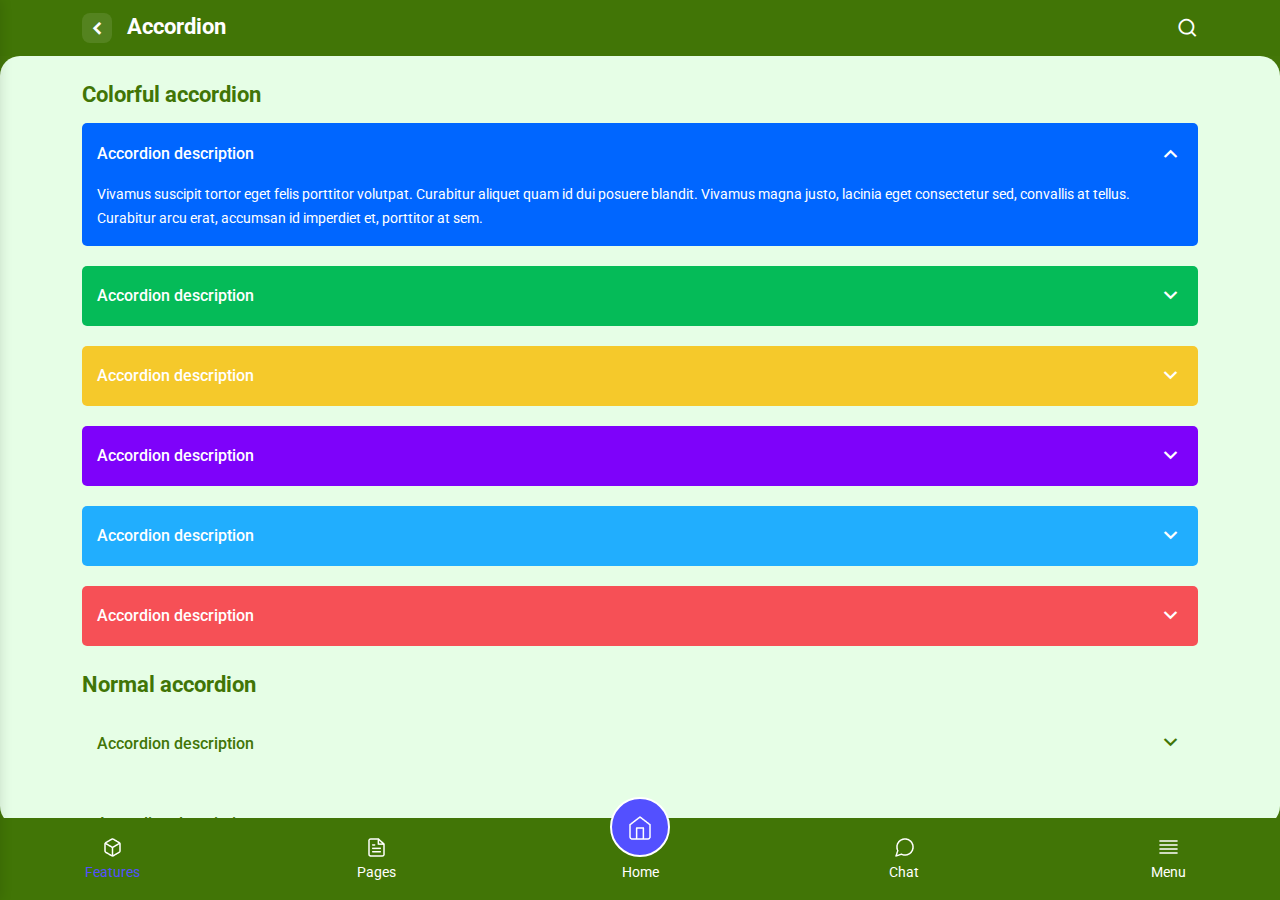
<file: accordion.html>
<!DOCTYPE html>
<html lang="zxx">
    <head>
        <!-- Required meta tags -->
        <meta charset="utf-8">
        <meta name="viewport" content="width=device-width, initial-scale=1, shrink-to-fit=no">

        <!-- Links Of CSS File -->
        <link rel="stylesheet" href="assets/css/bootstrap.min.css">
        <link rel="stylesheet" href="assets/css/owl.theme.default.min.css">
        <link rel="stylesheet" href="assets/css/owl.carousel.min.css">
        <link rel="stylesheet" href="assets/css/flaticon.css">
        <link rel="stylesheet" href="assets/css/remixicon.css">
        <link rel="stylesheet" href="assets/css/ma5-menu.min.css">
        <link rel="stylesheet" href="assets/css/dark-mode.css">
        <link rel="stylesheet" href="assets/css/style.css">

        <!-- Favicon -->
        <link rel="icon" type="image/png" href="assets/images/favicon.png">
        <!-- Title -->
        <title>Ceemis</title>
    </head>
    <body>

        <!-- Start Preloader Area -->
        <div class="preloader" id="loader-style">
            <div class="preloader-wrap">
                <span></span>
                <span></span>
                <span></span>
                <span></span>
            </div>
        </div>
        <!-- End Preloader Area -->

        <!-- Start Navbar Area -->
        <div class="navbar-area p-0">
            <div class="container">
                <div class="row d-flex justify-content-between align-items-center">
                    <ul class="site-menu">
                        <li>
                            <img src="assets/images/menu-icon/icon-1.png" alt="Images">
                            <a href="home.html">
                                Home
                            </a>
                        </li>
                        <li>
                            <img src="assets/images/menu-icon/icon-2.png" alt="Images">
                            <a href="features.html">
                                Features
                            </a>
                        </li>
                        <li>
                            <img src="assets/images/menu-icon/icon-3.png" alt="Images">
                            <a href="home.html">
                                Pages
                            </a>
                            <ul>
                                <li></li>
                                <li>
                                    <img src="assets/images/menu-icon/icon-14.png" alt="Images">
                                    <a href="about.html">
                                        About
                                    </a>
                                </li>
                                <li>
                                    <img src="assets/images/menu-icon/icon-14.png" alt="Images">
                                    <a href="profile.html">
                                        Profile
                                    </a>
                                </li>
                                <li>
                                    <img src="assets/images/menu-icon/icon-15.png" alt="Images">
                                    <a href="cover.html">
                                        Cover pages
                                    </a>
                                </li>
                                <li>
                                    <img src="assets/images/menu-icon/icon-16.png" alt="Images">
                                    <a href="account-edit.html">
                                        Account edit
                                    </a>
                                </li>
                                <li>
                                    <img src="assets/images/menu-icon/icon-17.png" alt="Images">
                                    <a href="chats.html">
                                        Chat
                                    </a>
                                </li>
                                <li>
                                    <img src="assets/images/menu-icon/icon-18.png" alt="Images">
                                    <a href="product.html">
                                        Product pages
                                    </a>
                                </li>
                                <li>
                                    <img src="assets/images/menu-icon/icon-19.png" alt="Images">
                                    <a href="cart.html">
                                        Cart
                                    </a>
                                </li>
                                <li>
                                    <img src="assets/images/menu-icon/icon-20.png" alt="Images">
                                    <a href="invoice.html">
                                        Invoice
                                    </a>
                                </li>
                                <li>
                                    <img src="assets/images/menu-icon/icon-21.png" alt="Images">
                                    <a href="event-calendar.html">
                                        Event calendar
                                    </a>
                                </li>
                                <li>
                                    <img src="assets/images/menu-icon/icon-22.png" alt="Images">
                                    <a href="index.html">
                                        Login
                                    </a>
                                </li>
                                <li>
                                    <img src="assets/images/menu-icon/icon-23.png" alt="Images">
                                    <a href="register.html">
                                        Register
                                    </a>
                                </li>
                                <li>
                                    <img src="assets/images/menu-icon/icon-24.png" alt="Images">
                                    <a href="forgot-password.html">
                                        Forgot password
                                    </a>
                                </li>
                                <li>
                                    <img src="assets/images/menu-icon/icon-25.png" alt="Images">
                                    <a href="faq.html">
                                        FAQ
                                    </a>
                                </li>
                                <li>
                                    <img src="assets/images/menu-icon/icon-27.png" alt="Images">
                                    <a href="blog.html">
                                        Blog
                                    </a>
                                </li>
                                <li>
                                    <img src="assets/images/menu-icon/icon-26.png" alt="Images">
                                    <a href="terms-conditions.html">
                                        Terms of service
                                    </a>
                                </li>
                            </ul>
                        </li>
                        <li>
                            <img src="assets/images/menu-icon/icon-4.png" alt="Images">
                            <a href="chats.html">
                                Chats
                            </a>
                        </li>
                        <li>
                            <img src="assets/images/menu-icon/icon-26.png" alt="Images">
                            <a href="action-sheets.html">
                                Action sheets
                            </a>
                        </li>
                        <li>
                            <img src="assets/images/menu-icon/icon-26.png" alt="Images">
                            <a href="faq.html">
                                FAQ
                            </a>
                        </li>
                        <li>
                            <img src="assets/images/menu-icon/icon-5.png" alt="Images">
                            <a href="contact.html">
                                Contact
                            </a>
                        </li>
                        <li>
                            <img src="assets/images/menu-icon/icon-7.png" alt="Images">
                            <a href="color-pack.html">
                                Background color
                            </a>
                        </li>
                        <li>
                            <img src="assets/images/friends/friend-1.png" alt="Images">
                            <a href="chats.html">
                                Thompson
                            </a>
                        </li>
                        <li>
                            <img src="assets/images/friends/friend-2.png" alt="Images">
                            <a href="chats.html">
                                Guadalupe
                            </a>
                        </li>
                        <li>
                            <img src="assets/images/friends/friend-3.png" alt="Images">
                            <a href="chats.html">
                                Williams
                            </a>
                        </li>
                        <li>
                            <img src="assets/images/friends/friend-4.png" alt="Images">
                            <a href="chats.html">
                                Borchardt
                            </a>
                        </li>
                    </ul>
                </div>
            </div>
        </div>
        <!-- End Navbar Area -->

        <!-- Start Section-title Area -->
        <div class="section-title mb-0 bg-color ptb-15">
            <div class="container">
                <div class="d-flex justify-content-between align-items-center">
                    <h2 class="mb-0">
                        <a href="features.html">
                            <i class="ri-arrow-left-s-line"></i>
                            Accordion
                        </a>
                    </h2>
                    <ul class="other-option">
                        <li>
                            <div class="option-item for-mobile-devices">
                                <i class="search-btn ri-search-line"></i>
                                <i class="close-btn ri-close-line"></i>

                                <div class="search-overlay search-popup">
                                    <div class='search-box'>
                                        <form class="search-form">
                                            <input class="search-input" name="search" placeholder="Search" type="text">

                                            <button class="search-button" type="submit">
                                                <i class="ri-search-line"></i>
                                            </button>
                                        </form>
                                    </div>
                                </div>
                            </div>
                        </li>
                    </ul>
                </div>
            </div>
        </div>
        <!-- End Section-title Area -->

        <div class="bg-color-f5f8ff border-radius-20">
            <!-- Start Accordion Area -->
            <div class="accordion-area ptb-30">
                <div class="container">
                    <div class="section-title left-title">
                        <h2>Colorful accordion</h2>
                    </div>

                    <div class="accordion-wrap">
                        <div class="accordion" id="accordionExample">
                            <div class="accordion-item bg-color-0066ff">
                                <h2 class="accordion-header" id="headingOne">
                                    <button class="accordion-button" type="button" data-bs-toggle="collapse" data-bs-target="#collapseOne" aria-expanded="true" aria-controls="collapseOne">
                                        Accordion description
                                    </button>
                                </h2>

                                <div id="collapseOne" class="accordion-collapse collapse show" aria-labelledby="headingOne" data-bs-parent="#accordionExample">
                                    <div class="accordion-body">
                                        <p>Vivamus suscipit tortor eget felis porttitor volutpat. Curabitur aliquet quam id dui posuere blandit. Vivamus magna justo, lacinia eget consectetur sed, convallis at tellus. Curabitur arcu erat, accumsan id imperdiet et, porttitor at sem.</p>
                                    </div>
                                </div>
                            </div>

                            <div class="accordion-item bg-color-05bb58">
                                <h2 class="accordion-header" id="headingTwo">
                                    <button class="accordion-button collapsed" type="button" data-bs-toggle="collapse" data-bs-target="#collapseTwo" aria-expanded="false" aria-controls="collapseTwo">
                                        Accordion description
                                    </button>
                                </h2>
                                <div id="collapseTwo" class="accordion-collapse collapse" aria-labelledby="headingTwo" data-bs-parent="#accordionExample">
                                    <div class="accordion-body">
                                        <p>Vivamus suscipit tortor eget felis porttitor volutpat. Curabitur aliquet quam id dui posuere blandit. Vivamus magna justo, lacinia eget consectetur sed, convallis at tellus. Curabitur arcu erat, accumsan id imperdiet et, porttitor at sem.</p>
                                    </div>
                                </div>
                            </div>

                            <div class="accordion-item bg-color-f5c92b">
                                <h2 class="accordion-header" id="headingThree">
                                    <button class="accordion-button collapsed" type="button" data-bs-toggle="collapse" data-bs-target="#collapseThree" aria-expanded="false" aria-controls="collapseThree">
                                        Accordion description
                                    </button>
                                </h2>
                                <div id="collapseThree" class="accordion-collapse collapse" aria-labelledby="headingThree" data-bs-parent="#accordionExample">
                                    <div class="accordion-body">
                                        <p>Vivamus suscipit tortor eget felis porttitor volutpat. Curabitur aliquet quam id dui posuere blandit. Vivamus magna justo, lacinia eget consectetur sed, convallis at tellus. Curabitur arcu erat, accumsan id imperdiet et, porttitor at sem.</p>
                                    </div>
                                </div>
                            </div>

                            <div class="accordion-item bg-color-7e02fa">
                                <h2 class="accordion-header" id="headingFour">
                                    <button class="accordion-button collapsed" type="button" data-bs-toggle="collapse" data-bs-target="#collapseFour" aria-expanded="false" aria-controls="collapseFour">
                                        Accordion description
                                    </button>
                                </h2>
                                <div id="collapseFour" class="accordion-collapse collapse" aria-labelledby="headingFour" data-bs-parent="#accordionExample">
                                    <div class="accordion-body">
                                        <p>Vivamus suscipit tortor eget felis porttitor volutpat. Curabitur aliquet quam id dui posuere blandit. Vivamus magna justo, lacinia eget consectetur sed, convallis at tellus. Curabitur arcu erat, accumsan id imperdiet et, porttitor at sem.</p>
                                    </div>
                                </div>
                            </div>

                            <div class="accordion-item bg-color-21aefe">
                                <h2 class="accordion-header" id="headingFive">
                                    <button class="accordion-button collapsed" type="button" data-bs-toggle="collapse" data-bs-target="#collapseFive" aria-expanded="false" aria-controls="collapseFive">
                                        Accordion description
                                    </button>
                                </h2>
                                <div id="collapseFive" class="accordion-collapse collapse" aria-labelledby="headingFive" data-bs-parent="#accordionExample">
                                    <div class="accordion-body">
                                        <p>Vivamus suscipit tortor eget felis porttitor volutpat. Curabitur aliquet quam id dui posuere blandit. Vivamus magna justo, lacinia eget consectetur sed, convallis at tellus. Curabitur arcu erat, accumsan id imperdiet et, porttitor at sem.</p>
                                    </div>
                                </div>
                            </div>

                            <div class="accordion-item bg-color-f65056">
                                <h2 class="accordion-header" id="headingSix">
                                    <button class="accordion-button collapsed" type="button" data-bs-toggle="collapse" data-bs-target="#collapseSix" aria-expanded="false" aria-controls="collapseSix">
                                        Accordion description
                                    </button>
                                </h2>
                                <div id="collapseSix" class="accordion-collapse collapse" aria-labelledby="headingSix" data-bs-parent="#accordionExample">
                                    <div class="accordion-body">
                                        <p>Vivamus suscipit tortor eget felis porttitor volutpat. Curabitur aliquet quam id dui posuere blandit. Vivamus magna justo, lacinia eget consectetur sed, convallis at tellus. Curabitur arcu erat, accumsan id imperdiet et, porttitor at sem.</p>
                                    </div>
                                </div>
                            </div>
                        </div>
                    </div>
                </div>

                <div class="container">
                    <div class="section-title left-title pt-30">
                        <h2>Normal accordion</h2>
                    </div>

                    <div class="accordion-item">
                        <h2 class="accordion-header" id="headingTen">
                            <button class="accordion-button collapsed" type="button" data-bs-toggle="collapse" data-bs-target="#collapseTen" aria-expanded="false" aria-controls="collapseTen">
                                Accordion description
                            </button>
                        </h2>
                        <div id="collapseTen" class="accordion-collapse collapse" aria-labelledby="headingTen" data-bs-parent="#accordionExample">
                            <div class="accordion-body">
                                <p>Vivamus suscipit tortor eget felis porttitor volutpat. Curabitur aliquet quam id dui posuere blandit. Vivamus magna justo, lacinia eget consectetur sed, convallis at tellus. Curabitur arcu erat, accumsan id imperdiet et, porttitor at sem.</p>
                            </div>
                        </div>
                    </div>

                    <div class="accordion-item">
                        <h2 class="accordion-header" id="headingEleven">
                            <button class="accordion-button collapsed" type="button" data-bs-toggle="collapse" data-bs-target="#collapseEleven" aria-expanded="false" aria-controls="collapseEleven">
                                Accordion description
                            </button>
                        </h2>
                        <div id="collapseEleven" class="accordion-collapse collapse" aria-labelledby="headingEleven" data-bs-parent="#accordionExample">
                            <div class="accordion-body">
                                <p>Vivamus suscipit tortor eget felis porttitor volutpat. Curabitur aliquet quam id dui posuere blandit. Vivamus magna justo, lacinia eget consectetur sed, convallis at tellus. Curabitur arcu erat, accumsan id imperdiet et, porttitor at sem.</p>
                            </div>
                        </div>
                    </div>

                    <div class="accordion-item">
                        <h2 class="accordion-header" id="headingTwelve">
                            <button class="accordion-button collapsed" type="button" data-bs-toggle="collapse" data-bs-target="#collapseTwelve" aria-expanded="false" aria-controls="collapseTwelve">
                                Accordion description
                            </button>
                        </h2>
                        <div id="collapseTwelve" class="accordion-collapse collapse" aria-labelledby="headingTwelve data-bs-parent="#accordionExample">
                            <div class="accordion-body">
                                <p>Vivamus suscipit tortor eget felis porttitor volutpat. Curabitur aliquet quam id dui posuere blandit. Vivamus magna justo, lacinia eget consectetur sed, convallis at tellus. Curabitur arcu erat, accumsan id imperdiet et, porttitor at sem.</p>
                            </div>
                        </div>
                    </div>
                </div>
            </div>
            <!-- Start Accordion Area -->

            <!-- Start Dark Mode Area -->
            <div class="dark-mode-area pb-30">
                <div class="container">
                    <div class="light-and-dark">
                        <div class="row align-items-center">
                            <div class="col">
                                <div class="d-flex align-items-center">
                                    <img src="assets/images/icon/dark-icon.png" alt="Images">
                                    <div class="dark-content">
                                        <span>Tap to enable</span>
                                        <h3>Dark mode</h3>
                                    </div>
                                </div>
                            </div>
                            <div class="col">
                                <div class="dark-btn">
                                    <label class="switch">
                                        <input type="checkbox" id="darkSwitch">
                                        <span class="slider round"></span>
                                    </label>
                                </div>
                            </div>
                        </div>
                    </div>
                </div>
            </div>
            <!-- End Dark Mode Area -->

            <!-- Start Footer Area -->
            <div class="footer-area pt-30">
                <div class="container">
                    <div class="footer-content">
                        <a href="home.html" class="footer-logo">
                            Qkita
                        </a>
                        <p>© Qkita is Proudly Owned by <a href="https://envytheme.com/" target="_blank">EnvyTheme</a></p>
                        <ul>
                            <li>
                                <a href="https://facebook.com/" target="_blank">
                                    <img src="assets/images/icon/facebook.png" alt="Images">
                                </a>
                            </li>
                            <li>
                                <a href="https://twitter.com/" target="_blank">
                                    <img src="assets/images/icon/twitter.png" alt="Images">
                                </a>
                            </li>
                            <li>
                                <a href="https://linkedin.com/" target="_blank">
                                    <img src="assets/images/icon/linkedin.png" alt="Images">
                                </a>
                            </li>
                            <li>
                                <a href="https://whatsapp.com/" target="_blank">
                                    <img src="assets/images/icon/whattsapp.png" alt="Images">
                                </a>
                            </li>
                            <li>
                                <a href="https://instagram.com/" target="_blank">
                                    <img src="assets/images/icon/instagram.png" alt="Images">
                                </a>
                            </li>
                        </ul>
                        <div class="policy d-flex justify-content-between align-items-center">
                            <a href="privacy-policy.html">Privacy Policy</a>
                            <div class="go-top">Back to Top</div>
                            <a href="terms-conditions.html">Terms of Service</a>
                        </div>
                    </div>
                </div>
            </div>
            <!-- End Footer Area -->
        </div>

        <!-- Start App Navbar Area -->
        <div class="app-navbar-area">
            <div class="container">
                <ul class="d-flex justify-content-between align-items-end">
                    <li>
                        <a href="features.html" class="active-p">
                            <div class="icon">
                                <img src="assets/images/icon/features-icon.png" alt="Images">
                            </div>
                            <span>Features</span>
                        </a>
                    </li>
                    <li>
                        <a href="features.html">
                            <div class="icon">
                                <img src="assets/images/icon/pages.png" alt="Images">
                            </div>
                            <span>Pages</span>
                        </a>
                    </li>
                    <li>
                        <a href="home.html" class="active">
                            <div class="icon">
                                <img src="assets/images/icon/home-icon.png" alt="Images">
                            </div>
                            <span>Home</span>
                        </a>
                    </li>
                    <li>
                        <a href="chats.html">
                            <div class="icon">
                                <img src="assets/images/icon/chat-icon.png" alt="Images">
                            </div>
                            <span>Chat</span>
                        </a>
                    </li>
                    <li>
                        <div class="icon ma5menu__toggle">
                            <img src="assets/images/icon/menu-icon.png" alt="Images">
                            <span>Menu</span>
                        </div>
                    </li>
                </ul>
            </div>
        </div>
        <!-- End App Navbar Area -->

        <!-- Links of JS File -->
        <script src="assets/js/jquery.min.js"></script>
        <script src="assets/js/bootstrap.bundle.min.js"></script>
        <script src="assets/js/owl.carousel.min.js"></script>
        <script src="assets/js/carousel-thumbs.min.js"></script>
        <script src="assets/js/dark-mode-switch.min.js"></script>
        <script src="assets/js/ma5-menu.min.js"></script>
        <script src="assets/js/calendar.js"></script>
        <script src="assets/js/form-validator.min.js"></script>
        <script src="assets/js/contact-form-script.js"></script>
        <script src="assets/js/apexcharts.min.js"></script>
        <script src="assets/js/apex-custom-pie-donut-chart.js"></script>
        <script src="assets/js/custom.js"></script>
    </body>
</html>
</file>
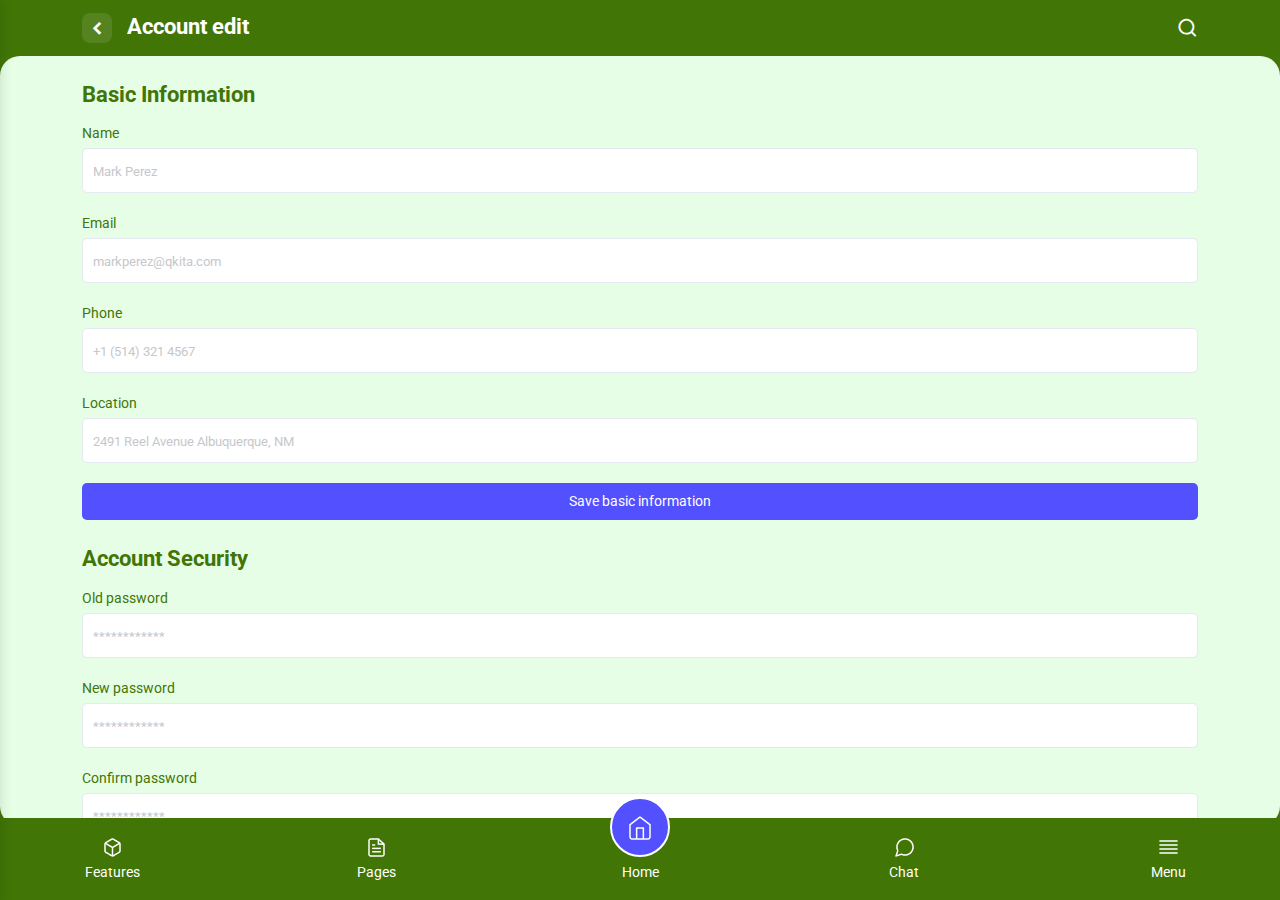
<file: account-edit.html>
<!DOCTYPE html>
<html lang="zxx">
	<head>
		<!-- Required meta tags -->
		<meta charset="utf-8">
		<meta name="viewport" content="width=device-width, initial-scale=1, shrink-to-fit=no">

		<!-- Links Of CSS File -->
		<link rel="stylesheet" href="assets/css/bootstrap.min.css">
		<link rel="stylesheet" href="assets/css/owl.theme.default.min.css">
		<link rel="stylesheet" href="assets/css/owl.carousel.min.css">
		<link rel="stylesheet" href="assets/css/flaticon.css">
		<link rel="stylesheet" href="assets/css/remixicon.css">
		<link rel="stylesheet" href="assets/css/ma5-menu.min.css">
		<link rel="stylesheet" href="assets/css/dark-mode.css">
		<link rel="stylesheet" href="assets/css/style.css">
		
		<!-- Favicon -->
		<link rel="icon" type="image/png" href="assets/images/favicon.png">
		<!-- Title -->
		<title>Ceemis</title>
	</head>
	<body>

		<!-- Start Preloader Area -->
		<div class="preloader" id="loader-style">
			<div class="preloader-wrap">
				<span></span>
				<span></span>
				<span></span>
				<span></span>
			</div>
		</div>
		<!-- End Preloader Area -->

		<!-- Start Navbar Area -->
		<div class="navbar-area p-0">
			<div class="container">
				<div class="row d-flex justify-content-between align-items-center">
					<ul class="site-menu">
						<li>
							<img src="assets/images/menu-icon/icon-1.png" alt="Images">
							<a href="home.html">
								Home
							</a>
						</li>
						<li>
							<img src="assets/images/menu-icon/icon-2.png" alt="Images">
							<a href="features.html">
								Features
							</a>
						</li>
						<li>
							<img src="assets/images/menu-icon/icon-3.png" alt="Images">
							<a href="home.html">
								Pages
							</a>
							<ul>
								<li></li>
								<li>
									<img src="assets/images/menu-icon/icon-14.png" alt="Images">
									<a href="about.html">
										About
									</a>
								</li>
								<li>
									<img src="assets/images/menu-icon/icon-14.png" alt="Images">
									<a href="profile.html">
										Profile
									</a>
								</li>
								<li>
									<img src="assets/images/menu-icon/icon-15.png" alt="Images">
									<a href="cover.html">
										Cover pages
									</a>
								</li>
								<li>
									<img src="assets/images/menu-icon/icon-16.png" alt="Images">
									<a href="account-edit.html">
										Account edit
									</a>
								</li>
								<li>
									<img src="assets/images/menu-icon/icon-17.png" alt="Images">
									<a href="chats.html">
										Chat
									</a>
								</li>
								<li>
									<img src="assets/images/menu-icon/icon-18.png" alt="Images">
									<a href="product.html">
										Product pages
									</a>
								</li>
								<li>
									<img src="assets/images/menu-icon/icon-19.png" alt="Images">
									<a href="cart.html">
										Cart
									</a>
								</li>
								<li>
									<img src="assets/images/menu-icon/icon-20.png" alt="Images">
									<a href="invoice.html">
										Invoice
									</a>
								</li>
								<li>
									<img src="assets/images/menu-icon/icon-21.png" alt="Images">
									<a href="event-calendar.html">
										Event calendar
									</a>
								</li>
								<li>
									<img src="assets/images/menu-icon/icon-22.png" alt="Images">
									<a href="index.html">
										Login
									</a>
								</li>
								<li>
									<img src="assets/images/menu-icon/icon-23.png" alt="Images">
									<a href="register.html">
										Register
									</a>
								</li>
								<li>
									<img src="assets/images/menu-icon/icon-24.png" alt="Images">
									<a href="forgot-password.html">
										Forgot password
									</a>
								</li>
								<li>
									<img src="assets/images/menu-icon/icon-25.png" alt="Images">
									<a href="faq.html">
										FAQ
									</a>
								</li>
								<li>
									<img src="assets/images/menu-icon/icon-27.png" alt="Images">
									<a href="blog.html">
										Blog
									</a>
								</li>
								<li>
									<img src="assets/images/menu-icon/icon-26.png" alt="Images">
									<a href="terms-conditions.html">
										Terms of service
									</a>
								</li>
							</ul>
						</li>
						<li>
							<img src="assets/images/menu-icon/icon-4.png" alt="Images">
							<a href="chats.html">
								Chats
							</a>
						</li>
						<li>
							<img src="assets/images/menu-icon/icon-26.png" alt="Images">
							<a href="action-sheets.html">
								Action sheets
							</a>
						</li>
						<li>
							<img src="assets/images/menu-icon/icon-26.png" alt="Images">
							<a href="faq.html">
								FAQ
							</a>
						</li>
						<li>
							<img src="assets/images/menu-icon/icon-5.png" alt="Images">
							<a href="contact.html">
								Contact
							</a>
						</li>
						<li>
							<img src="assets/images/menu-icon/icon-7.png" alt="Images">
							<a href="color-pack.html">
								Background color
							</a>
						</li>
						<li>
							<img src="assets/images/friends/friend-1.png" alt="Images">
							<a href="chats.html">
								Thompson
							</a>
						</li>
						<li>
							<img src="assets/images/friends/friend-2.png" alt="Images">
							<a href="chats.html">
								Guadalupe
							</a>
						</li>
						<li>
							<img src="assets/images/friends/friend-3.png" alt="Images">
							<a href="chats.html">
								Williams
							</a>
						</li>
						<li>
							<img src="assets/images/friends/friend-4.png" alt="Images">
							<a href="chats.html">
								Borchardt
							</a>
						</li>
					</ul>
				</div>
			</div>
		</div>
		<!-- End Navbar Area -->

		<!-- Start Section-title Area -->
		<div class="section-title mb-0 bg-color ptb-15">
			<div class="container">
				<div class="d-flex justify-content-between align-items-center">
					<h2 class="mb-0">
						<a href="features.html">
							<i class="ri-arrow-left-s-line"></i>
							Account edit
						</a>
					</h2>
					<ul class="other-option">
						<li>
							<div class="option-item for-mobile-devices">
								<i class="search-btn ri-search-line"></i>
								<i class="close-btn ri-close-line"></i>
								
								<div class="search-overlay search-popup">
									<div class='search-box'>
										<form class="search-form">
											<input class="search-input" name="search" placeholder="Search" type="text">
	
											<button class="search-button" type="submit">
												<i class="ri-search-line"></i>
											</button>
										</form>
									</div>
								</div>
							</div>
						</li>
					</ul>
				</div>
			</div>
		</div>
		<!-- End Section-title Area -->
		
		<div class="bg-color-f5f8ff border-radius-20">
			<!-- Start Account edit Area -->
			<div class="account-edit ptb-30">
				<div class="container">
					<div class="section-title left-title">
						<h2>Basic Information</h2>
					</div>
					
					<form class="account-edit-form">
						<div class="form-group">
							<label>Name</label>
							<input type="text" class="form-control" placeholder="Mark Perez">
						</div>
						<div class="form-group">
							<label>Email</label>
							<input type="text" class="form-control" placeholder="markperez@qkita.com">
						</div>
						<div class="form-group">
							<label>Phone</label>
							<input type="text" class="form-control" placeholder="+1 (514) 321 4567">
						</div>
						<div class="form-group">
							<label>Location</label>
							<input type="text" class="form-control" placeholder="2491 Reel Avenue Albuquerque, NM">
						</div>

						<div class="form-group mb-0">
							<button type="submit" class="default-btn">
								Save basic information
							</button>
						</div>
					</form>
				</div>
			</div>
			<!-- End Account edit Area -->
			
			<!-- Start Account edit Area -->
			<div class="account-edit pb-30">
				<div class="container">
					<div class="section-title left-title">
						<h2>Account Security</h2>
					</div>

					<form class="account-edit-form">
						<div class="form-group">
							<label>Old password</label>
							<input type="password" class="form-control" placeholder="************">
						</div>
						<div class="form-group">
							<label>New password</label>
							<input type="password" class="form-control" placeholder="************">
						</div>
						<div class="form-group">
							<label>Confirm password</label>
							<input type="password" class="form-control" placeholder="************">
						</div>

						<div class="form-group mb-0">
							<button type="submit" class="default-btn">
								Save password
							</button>
						</div>
					</form>
				</div>
			</div>
			<!-- End Account edit Area -->

			<!-- Start Account edit Area -->
			<div class="account-edit pb-30">
				<div class="container">
					<div class="section-title left-title">
						<h2>Privacy Settings</h2>
					</div>

					<ul class="privacy-settings d-flex d-flex justify-content-between align-items-center">
						<li>
							<h3>Private profile</h3>
						</li>
						<li>
							<label class="switch">
								<input type="checkbox">
								<span class="slider"></span>
							</label>
						</li>
					</ul>
					<ul class="privacy-settings d-flex d-flex justify-content-between align-items-center">
						<li>
							<h3>Share location</h3>
						</li>
						<li>
							<label class="switch">
								<input type="checkbox">
								<span class="slider"></span>
							</label>
						</li>
					</ul>
					<ul class="privacy-settings d-flex d-flex justify-content-between align-items-center">
						<li>
							<h3>Hide email address</h3>
						</li>
						<li>
							<label class="switch">
								<input type="checkbox">
								<span class="slider"></span>
							</label>
						</li>
					</ul>
				</div>
			</div>
			<!-- End Account edit Area -->

			<!-- Start Dark Mode Area -->
			<div class="dark-mode-area pb-30">
				<div class="container">
					<div class="light-and-dark">
						<div class="row align-items-center">
							<div class="col">
								<div class="d-flex align-items-center">
									<img src="assets/images/icon/dark-icon.png" alt="Images">
									<div class="dark-content">
										<span>Tap to enable</span>
										<h3>Dark mode</h3>
									</div>
								</div>
							</div>
							<div class="col">
								<div class="dark-btn">
									<label class="switch">
										<input type="checkbox" id="darkSwitch">
										<span class="slider round"></span>
									</label>
								</div>
							</div>
						</div>
					</div>
				</div>
			</div>
			<!-- End Dark Mode Area -->

			<!-- Start Footer Area -->
			<div class="footer-area pt-30">
				<div class="container">
					<div class="footer-content">
						<a href="home.html" class="footer-logo">
							Qkita
						</a>
						<p>© Qkita is Proudly Owned by <a href="https://envytheme.com/" target="_blank">EnvyTheme</a></p>
						<ul>
							<li>
								<a href="https://facebook.com/" target="_blank">
									<img src="assets/images/icon/facebook.png" alt="Images">
								</a>
							</li>
							<li>
								<a href="https://twitter.com/" target="_blank">
									<img src="assets/images/icon/twitter.png" alt="Images">
								</a>
							</li>
							<li>
								<a href="https://linkedin.com/" target="_blank">
									<img src="assets/images/icon/linkedin.png" alt="Images">
								</a>
							</li>
							<li>
								<a href="https://whatsapp.com/" target="_blank">
									<img src="assets/images/icon/whattsapp.png" alt="Images">
								</a>
							</li>
							<li>
								<a href="https://instagram.com/" target="_blank">
									<img src="assets/images/icon/instagram.png" alt="Images">
								</a>
							</li>
						</ul>
						<div class="policy d-flex justify-content-between align-items-center">
							<a href="privacy-policy.html">Privacy Policy</a>
							<div class="go-top">Back to Top</div>
							<a href="terms-conditions.html">Terms of Service</a>
						</div>
					</div>
				</div>
			</div>
			<!-- End Footer Area -->
		</div>

		<!-- Start App Navbar Area -->
		<div class="app-navbar-area">
			<div class="container">
				<ul class="d-flex justify-content-between align-items-end">
					<li>
						<a href="features.html">
							<div class="icon">
								<img src="assets/images/icon/features-icon.png" alt="Images">
							</div>
							<span>Features</span>
						</a>
					</li>
					<li>
						<a href="features.html">
							<div class="icon">
								<img src="assets/images/icon/pages.png" alt="Images">
							</div>
							<span>Pages</span>
						</a>
					</li>
					<li>
						<a href="home.html" class="active">
							<div class="icon">
								<img src="assets/images/icon/home-icon.png" alt="Images">
							</div>
							<span>Home</span>
						</a>
					</li>
					<li>
						<a href="chats.html">
							<div class="icon">
								<img src="assets/images/icon/chat-icon.png" alt="Images">
							</div>
							<span>Chat</span>
						</a>
					</li>
					<li>
						<div class="icon ma5menu__toggle">
							<img src="assets/images/icon/menu-icon.png" alt="Images">
							<span>Menu</span>
						</div>
					</li>
				</ul>
			</div>
		</div>
		<!-- End App Navbar Area -->

		<!-- Links of JS File -->
		<script src="assets/js/jquery.min.js"></script>
		<script src="assets/js/bootstrap.bundle.min.js"></script>
		<script src="assets/js/owl.carousel.min.js"></script>
		<script src="assets/js/carousel-thumbs.min.js"></script>
		<script src="assets/js/dark-mode-switch.min.js"></script>
		<script src="assets/js/ma5-menu.min.js"></script>
		<script src="assets/js/calendar.js"></script>
		<script src="assets/js/form-validator.min.js"></script>
		<script src="assets/js/contact-form-script.js"></script>
		<script src="assets/js/apexcharts.min.js"></script>
		<script src="assets/js/apex-custom-pie-donut-chart.js"></script>
		<script src="assets/js/custom.js"></script>
	</body>
</html>
</file>
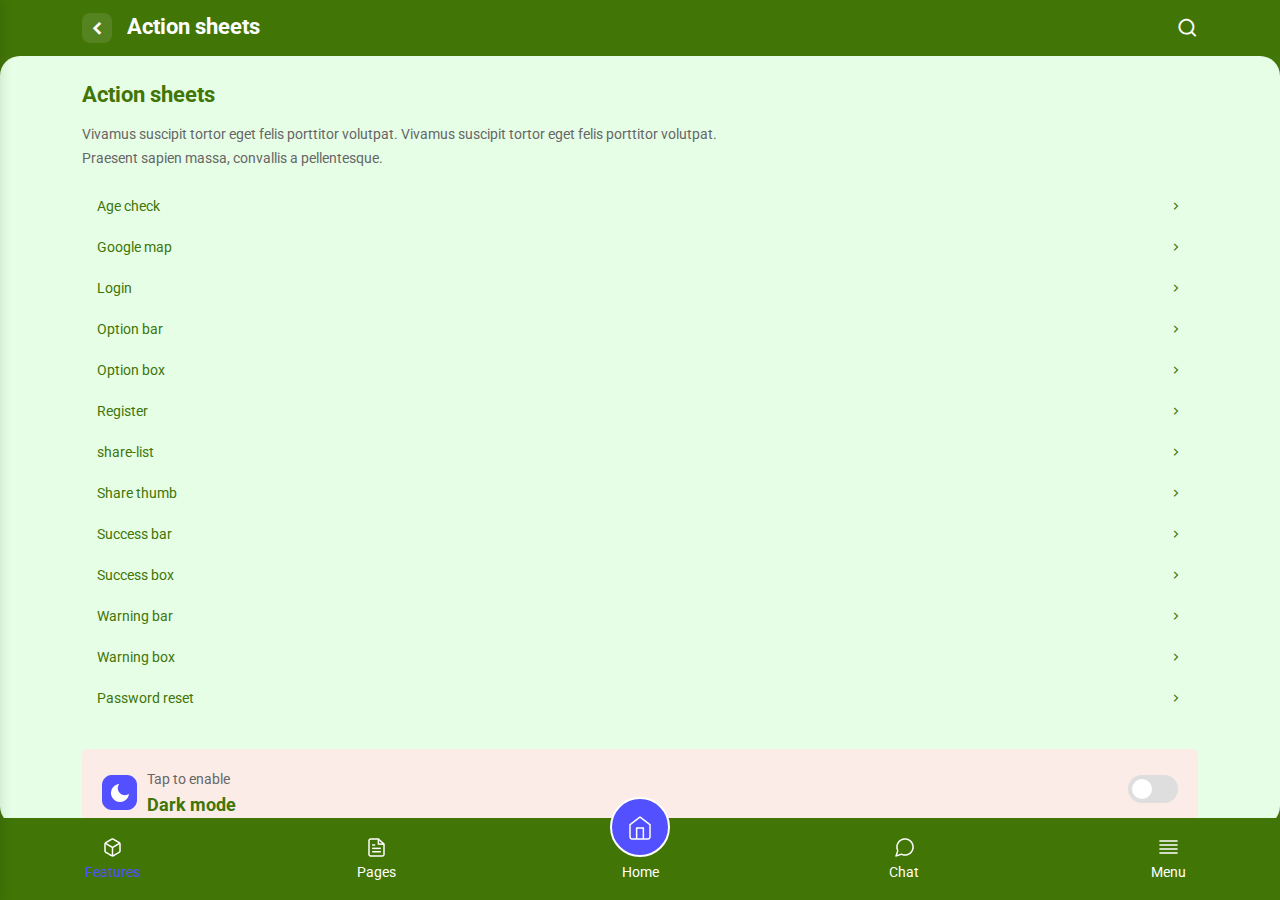
<file: action-sheets.html>
<!DOCTYPE html>
<html lang="zxx">
    <head>
        <!-- Required meta tags -->
        <meta charset="utf-8">
        <meta name="viewport" content="width=device-width, initial-scale=1, shrink-to-fit=no">

        <!-- Links Of CSS File -->
        <link rel="stylesheet" href="assets/css/bootstrap.min.css">
        <link rel="stylesheet" href="assets/css/owl.theme.default.min.css">
        <link rel="stylesheet" href="assets/css/owl.carousel.min.css">
        <link rel="stylesheet" href="assets/css/flaticon.css">
        <link rel="stylesheet" href="assets/css/remixicon.css">
        <link rel="stylesheet" href="assets/css/ma5-menu.min.css">
        <link rel="stylesheet" href="assets/css/dark-mode.css">
        <link rel="stylesheet" href="assets/css/style.css">

        <!-- Favicon -->
        <link rel="icon" type="image/png" href="assets/images/favicon.png">
        <!-- Title -->
        <title>Ceemis</title>
    </head>
    <body>

        <!-- Start Preloader Area -->
        <div class="preloader" id="loader-style">
            <div class="preloader-wrap">
                <span></span>
                <span></span>
                <span></span>
                <span></span>
            </div>
        </div>
        <!-- End Preloader Area -->

        <!-- Start Navbar Area -->
        <div class="navbar-area p-0">
            <div class="container">
                <div class="row d-flex justify-content-between align-items-center">
                    <ul class="site-menu">
                        <li>
                            <img src="assets/images/menu-icon/icon-1.png" alt="Images">
                            <a href="home.html">
                                Home
                            </a>
                        </li>
                        <li>
                            <img src="assets/images/menu-icon/icon-2.png" alt="Images">
                            <a href="features.html">
                                Features
                            </a>
                        </li>
                        <li>
                            <img src="assets/images/menu-icon/icon-3.png" alt="Images">
                            <a href="home.html">
                                Pages
                            </a>
                            <ul>
                                <li></li>
                                <li>
                                    <img src="assets/images/menu-icon/icon-14.png" alt="Images">
                                    <a href="about.html">
                                        About
                                    </a>
                                </li>
                                <li>
                                    <img src="assets/images/menu-icon/icon-14.png" alt="Images">
                                    <a href="profile.html">
                                        Profile
                                    </a>
                                </li>
                                <li>
                                    <img src="assets/images/menu-icon/icon-15.png" alt="Images">
                                    <a href="cover.html">
                                        Cover pages
                                    </a>
                                </li>
                                <li>
                                    <img src="assets/images/menu-icon/icon-16.png" alt="Images">
                                    <a href="account-edit.html">
                                        Account edit
                                    </a>
                                </li>
                                <li>
                                    <img src="assets/images/menu-icon/icon-17.png" alt="Images">
                                    <a href="chats.html">
                                        Chat
                                    </a>
                                </li>
                                <li>
                                    <img src="assets/images/menu-icon/icon-18.png" alt="Images">
                                    <a href="product.html">
                                        Product pages
                                    </a>
                                </li>
                                <li>
                                    <img src="assets/images/menu-icon/icon-19.png" alt="Images">
                                    <a href="cart.html">
                                        Cart
                                    </a>
                                </li>
                                <li>
                                    <img src="assets/images/menu-icon/icon-20.png" alt="Images">
                                    <a href="invoice.html">
                                        Invoice
                                    </a>
                                </li>
                                <li>
                                    <img src="assets/images/menu-icon/icon-21.png" alt="Images">
                                    <a href="event-calendar.html">
                                        Event calendar
                                    </a>
                                </li>
                                <li>
                                    <img src="assets/images/menu-icon/icon-22.png" alt="Images">
                                    <a href="index.html">
                                        Login
                                    </a>
                                </li>
                                <li>
                                    <img src="assets/images/menu-icon/icon-23.png" alt="Images">
                                    <a href="register.html">
                                        Register
                                    </a>
                                </li>
                                <li>
                                    <img src="assets/images/menu-icon/icon-24.png" alt="Images">
                                    <a href="forgot-password.html">
                                        Forgot password
                                    </a>
                                </li>
                                <li>
                                    <img src="assets/images/menu-icon/icon-25.png" alt="Images">
                                    <a href="faq.html">
                                        FAQ
                                    </a>
                                </li>
                                <li>
                                    <img src="assets/images/menu-icon/icon-27.png" alt="Images">
                                    <a href="blog.html">
                                        Blog
                                    </a>
                                </li>
                                <li>
                                    <img src="assets/images/menu-icon/icon-26.png" alt="Images">
                                    <a href="terms-conditions.html">
                                        Terms of service
                                    </a>
                                </li>
                            </ul>
                        </li>
                        <li>
                            <img src="assets/images/menu-icon/icon-4.png" alt="Images">
                            <a href="chats.html">
                                Chats
                            </a>
                        </li>
                        <li>
                            <img src="assets/images/menu-icon/icon-26.png" alt="Images">
                            <a href="action-sheets.html">
                                Action sheets
                            </a>
                        </li>
                        <li>
                            <img src="assets/images/menu-icon/icon-26.png" alt="Images">
                            <a href="faq.html">
                                FAQ
                            </a>
                        </li>
                        <li>
                            <img src="assets/images/menu-icon/icon-5.png" alt="Images">
                            <a href="contact.html">
                                Contact
                            </a>
                        </li>
                        <li>
                            <img src="assets/images/menu-icon/icon-7.png" alt="Images">
                            <a href="color-pack.html">
                                Background color
                            </a>
                        </li>
                        <li>
                            <img src="assets/images/friends/friend-1.png" alt="Images">
                            <a href="chats.html">
                                Thompson
                            </a>
                        </li>
                        <li>
                            <img src="assets/images/friends/friend-2.png" alt="Images">
                            <a href="chats.html">
                                Guadalupe
                            </a>
                        </li>
                        <li>
                            <img src="assets/images/friends/friend-3.png" alt="Images">
                            <a href="chats.html">
                                Williams
                            </a>
                        </li>
                        <li>
                            <img src="assets/images/friends/friend-4.png" alt="Images">
                            <a href="chats.html">
                                Borchardt
                            </a>
                        </li>
                    </ul>
                </div>
            </div>
        </div>
        <!-- End Navbar Area -->

        <!-- Start Section-title Area -->
        <div class="section-title mb-0 bg-color ptb-15">
            <div class="container">
                <div class="d-flex justify-content-between align-items-center">
                    <h2 class="mb-0">
                        <a href="features.html">
                            <i class="ri-arrow-left-s-line"></i>
                            Action sheets
                        </a>
                    </h2>
                    <ul class="other-option">
                        <li>
                            <div class="option-item for-mobile-devices">
                                <i class="search-btn ri-search-line"></i>
                                <i class="close-btn ri-close-line"></i>

                                <div class="search-overlay search-popup">
                                    <div class='search-box'>
                                        <form class="search-form">
                                            <input class="search-input" name="search" placeholder="Search" type="text">

                                            <button class="search-button" type="submit">
                                                <i class="ri-search-line"></i>
                                            </button>
                                        </form>
                                    </div>
                                </div>
                            </div>
                        </li>
                    </ul>
                </div>
            </div>
        </div>
        <!-- End Section-title Area -->

        <div class="bg-color-f5f8ff border-radius-20">
            <!-- Start Action sheets Area -->
            <div class="action-sheets-area ptb-30">
                <div class="container">
                    <div class="section-title left-title">
                        <h2>Action sheets</h2>
                        <p>Vivamus suscipit tortor eget felis porttitor volutpat. Vivamus suscipit tortor eget felis porttitor volutpat. Praesent sapien massa, convallis a pellentesque.</p>
                    </div>

                    <ul class="action-sheets-list">
                        <li>
                            <button class="btn btn-primary" type="button" data-bs-toggle="offcanvas" data-bs-target="#age-check">
                                Age check
                                <i class="ri-arrow-right-s-line"></i>
                            </button>
                        </li>
                        <li>
                            <button class="btn btn-primary" type="button" data-bs-toggle="offcanvas" data-bs-target="#google-map">
                                Google map
                                <i class="ri-arrow-right-s-line"></i>
                            </button>
                        </li>
                        <li>
                            <button class="btn btn-primary" type="button" data-bs-toggle="offcanvas" data-bs-target="#login">
                                Login
                                <i class="ri-arrow-right-s-line"></i>
                            </button>
                        </li>
                        <li>
                            <button class="btn btn-primary" type="button" data-bs-toggle="offcanvas" data-bs-target="#option-bar">
                                Option bar
                                <i class="ri-arrow-right-s-line"></i>
                            </button>
                        </li>
                        <li>
                            <button class="btn btn-primary" type="button" data-bs-toggle="offcanvas" data-bs-target="#option-box">
                                Option box
                                <i class="ri-arrow-right-s-line"></i>
                            </button>
                        </li>
                        <li>
                            <button class="btn btn-primary" type="button" data-bs-toggle="offcanvas" data-bs-target="#register">
                                Register
                                <i class="ri-arrow-right-s-line"></i>
                            </button>
                        </li>
                        <li>
                            <button class="btn btn-primary" type="button" data-bs-toggle="offcanvas" data-bs-target="#share-list">
                                share-list
                                <i class="ri-arrow-right-s-line"></i>
                            </button>
                        </li>
                        <li>
                            <button class="btn btn-primary" type="button" data-bs-toggle="offcanvas" data-bs-target="#share-thumb">
                                Share thumb
                                <i class="ri-arrow-right-s-line"></i>
                            </button>
                        </li>
                        <li>
                            <button class="btn btn-primary" type="button" data-bs-toggle="offcanvas" data-bs-target="#success-bar">
                                Success bar
                                <i class="ri-arrow-right-s-line"></i>
                            </button>
                        </li>
                        <li>
                            <button class="btn btn-primary" type="button" data-bs-toggle="offcanvas" data-bs-target="#success-box">
                                Success box
                                <i class="ri-arrow-right-s-line"></i>
                            </button>
                        </li>
                        <li>
                            <button class="btn btn-primary" type="button" data-bs-toggle="offcanvas" data-bs-target="#warning-bar">
                                Warning bar
                                <i class="ri-arrow-right-s-line"></i>
                            </button>
                        </li>
                        <li>
                            <button class="btn btn-primary" type="button" data-bs-toggle="offcanvas" data-bs-target="#warning-box">
                                Warning box
                                <i class="ri-arrow-right-s-line"></i>
                            </button>
                        </li>
                        <li>
                            <button class="btn btn-primary" type="button" data-bs-toggle="offcanvas" data-bs-target="#password-reset">
                                Password reset
                                <i class="ri-arrow-right-s-line"></i>
                            </button>
                        </li>
                    </ul>
                </div>
            </div>
            <!-- Start Action sheets Area -->

            <!-- Start Age Check Area -->
            <div class="offcanvas offcanvas-bottom custom" tabindex="-1" id="age-check">
                <div class="offcanvas-body small">
                    <h3>Verify your age</h3>
                    <p>Vivamus suscipit tortor eget felis porttitor volutpat. Vivamus suscipit tortor eget felis porttitor volutpat. Praesent sapien massa, convallis a pellentesque nec.</p>
                    <form>
                        <div class="row">
                            <div class="col">
                                <div class="form-group">
                                    <input type="text" class="form-control" placeholder="Day">
                                </div>
                            </div>
                            <div class="col">
                                <div class="form-group">
                                    <input type="text" class="form-control" placeholder="Month">
                                </div>
                            </div>
                            <div class="col">
                                <div class="form-group">
                                    <input type="text" class="form-control" placeholder="Year">
                                </div>
                            </div>
                            <div class="col-12">
                                <div class="form-group mb-0">
                                    <button type="submit" class="default-btn">
                                        Check age
                                    </button>
                                </div>
                            </div>
                        </div>
                    </form>
                </div>
            </div>
            <!-- End Age Check Area -->

            <!-- Start Google Map Area -->
            <div class="offcanvas offcanvas-bottom custom" tabindex="-1" id="google-map">
                <div class="offcanvas-body small">
                    <div class="map">
                        <iframe src="https://www.google.com/maps/embed?pb=!1m18!1m12!1m3!1d55565170.29301636!2d-132.08532758867793!3d31.786060306224!2m3!1f0!2f0!3f0!3m2!1i1024!2i768!4f13.1!3m3!1m2!1s0x54eab584e432360b%3A0x1c3bb99243deb742!2sUnited%20States!5e0!3m2!1sen!2sbd!4v1645963658855!5m2!1sen!2sbd"></iframe>
                        <h3 class="ptb-30">Maps</h3>
                        <button class="default-btn" type="submit">Awesome</button>
                    </div>
                </div>
            </div>
            <!-- End Google Map Area -->

            <!-- Start Login Area -->
            <div class="offcanvas offcanvas-bottom custom" tabindex="-1" id="login">
                <div class="offcanvas-body small">
                    <div class="section-title left-title">
                        <h2>Login</h2>
                    </div>
                    <form class="logon-form">
                        <div class="form-group">
                            <label>Email</label>
                            <input type="email" class="form-control" placeholder="markperez@qkita.com">
                        </div>
                        <div class="form-group">
                            <label>Password</label>
                            <input type="password" class="form-control" placeholder="************">
                        </div>
                        <div class="form-group">
                            <a href="forgot-password.html" class="forgot">Forgot Password</a>
                        </div>
                        <div class="form-group">
                            <button type="submit" class="default-btn">
                                Login
                            </button>
                        </div>

                        <div class="form-group mb-0">
                            <p>Don’t have account? <a href="register.html">Login</a></p>
                        </div>
                    </form>
                </div>
            </div>
            <!-- End Login Area -->

            <!-- Start Are you Sure? Area -->
            <div class="offcanvas offcanvas-bottom custom" tabindex="-1" id="option-bar">
                <div class="offcanvas-body small">
                    <div class="delete-confirem custom">
                        <h1>Are you Sure?</h1>
                        <p>Are you sure want to permanently delete this photo?</p>
                        <div class="d-flex justify-content-between">
                            <a href="action-sheets.html" class="default-btn">Yes</a>
                            <a href="action-sheets.html" class="default-btn active">No</a>
                        </div>
                    </div>
                </div>
            </div>
            <!-- End Are you Sure? Area -->

            <!-- Start Are you Sure? Area -->
            <div class="offcanvas offcanvas-bottom custom" tabindex="-1" id="option-box">
                <div class="offcanvas-body small">
                    <div class="delete-confirem custom">
                        <h1>Confirm</h1>
                        <p>Are you sure want to permanently delete this photo?</p>
                        <div class="d-flex justify-content-between">
                            <a href="action-sheets.html" class="default-btn">Delete</a>
                            <a href="action-sheets.html" class="default-btn active">Cancle</a>
                        </div>
                    </div>
                </div>
            </div>
            <!-- End Are you Sure? Area -->

            <!-- Start Register Area -->
            <div class="offcanvas offcanvas-bottom custom" tabindex="-1" id="register">
                <div class="offcanvas-body small">
                    <div class="section-title left-title">
                        <h2>Register</h2>
                    </div>
                    <form class="logon-form">
                        <div class="form-group">
                            <label>Name</label>
                            <input type="text" class="form-control" placeholder="Mark Perez">
                        </div>
                        <div class="form-group">
                            <label>Email</label>
                            <input type="email" class="form-control" placeholder="markperez@qkita.com">
                        </div>
                        <div class="form-group">
                            <label>Password</label>
                            <input type="password" class="form-control" placeholder="************">
                        </div>
                        <div class="form-group">
                            <label>Confirm password</label>
                            <input type="password" class="form-control" placeholder="************">
                        </div>
                        <div class="d-flex justify-content-between">
                            <div class="form-check mb-0">
                                <input class="form-check-input" type="checkbox" value="" id="flexCheckDefault-1">
                                <p>
                                    <label class="form-check-label mb-0" for="flexCheckDefault-1">
                                        I accept all <a href="terms-conditions.html">Terms & Conditions</a> 
                                    </label>
                                </p>
                            </div>
                            <div class="form-group">
                                <p class="mb-0">Already have an account? <a href="index.html">Login</a></p>
                            </div>
                        </div>
                        <div class="form-group mb-0">
                            <button type="submit" class="default-btn">
                                Register
                            </button>
                        </div>
                    </form>
                </div>
            </div>
            <!-- End Register Area -->

            <!-- Start Share list Area -->
            <div class="offcanvas offcanvas-bottom custom" tabindex="-1" id="share-list">
                <div class="offcanvas-body small">
                    <div class="section-title left-title">
                        <h2>Share list</h2>
                    </div>

                    <ul class="share-list">
                        <li>
                            <a href="https://facebook.com/" target="_blank">
                                <img src="assets/images/icon/facebook.png" alt="Images">
                                <span>Facebook</span>
                            </a>
                        </li>
                        <li>
                            <a href="https://twitter.com/" target="_blank">
                                <img src="assets/images/icon/twitter.png" alt="Images">
                                <span>Twitter</span>
                            </a>
                        </li>
                        <li>
                            <a href="https://linkedin.com/" target="_blank">
                                <img src="assets/images/icon/linkedin.png" alt="Images">
                                <span>Linkedin</span>
                            </a>
                        </li>
                        <li>
                            <a href="https://whatsapp.com/" target="_blank">
                                <img src="assets/images/icon/whattsapp.png" alt="Images">
                                <span>WhatsApp</span>
                            </a>
                        </li>
                        <li>
                            <a href="https://instagram.com/" target="_blank">
                                <img src="assets/images/icon/instagram.png" alt="Images">
                                <span>Instagram</span>
                            </a>
                        </li>
                    </ul>
                </div>
            </div>
            <!-- End Share list Area -->

            <!-- Start Share Thumb Area -->
            <div class="offcanvas offcanvas-bottom custom" tabindex="-1" id="share-thumb">
                <div class="offcanvas-body small">
                    <div class="section-title left-title">
                        <h2>Share list</h2>
                    </div>

                    <ul class="share-thumb d-flex justify-content-between">
                        <li>
                            <a href="https://facebook.com/" target="_blank">
                                <img src="assets/images/icon/facebook.png" alt="Images">
                                <span>Facebook</span>
                            </a>
                        </li>
                        <li>
                            <a href="https://twitter.com/" target="_blank">
                                <img src="assets/images/icon/twitter.png" alt="Images">
                                <span>Twitter</span>
                            </a>
                        </li>
                        <li>
                            <a href="https://linkedin.com/" target="_blank">
                                <img src="assets/images/icon/linkedin.png" alt="Images">
                                <span>Linkedin</span>
                            </a>
                        </li>
                        <li>
                            <a href="https://whatsapp.com/" target="_blank">
                                <img src="assets/images/icon/whattsapp.png" alt="Images">
                                <span>WhatsApp</span>
                            </a>
                        </li>
                        <li>
                            <a href="https://instagram.com/" target="_blank">
                                <img src="assets/images/icon/instagram.png" alt="Images">
                                <span>Instagram</span>
                            </a>
                        </li>
                    </ul>
                </div>
            </div>
            <!-- End Share Thumb Area -->

            <!-- Start Success Bar Area -->
            <div class="offcanvas offcanvas-bottom custom success" tabindex="-1" id="success-bar">
                <div class="offcanvas-body small">
                    <div class="alert alert-primary custom" role="alert">
                        <h3>Success!</h3>
                        <p>You have choosen a success option</p>
                    </div>
                </div>
            </div>
            <!-- End Success Bar Area -->

            <!-- Start Success Box Area -->
            <div class="offcanvas offcanvas-bottom custom success" tabindex="-1" id="success-box">
                <div class="offcanvas-body small">
                    <div class="success-box" role="alert">
                        <h3>All's Good</h3>
                        <p>A success message to let your user now everything is going okay!</p>
                        <a href="action-sheets.html" class="default-btn">
                            Thanks
                        </a>
                    </div>
                </div>
            </div>
            <!-- End Success Box Area -->

            <!-- Start Warning Bar Area -->
            <div class="offcanvas offcanvas-bottom custom success" tabindex="-1" id="warning-bar">
                <div class="offcanvas-body small">
                    <div class="alert alert-primary custom warning-bar" role="alert">
                        <h3>Failed</h3>
                        <p>Fail! you have to click the close button</p>
                    </div>
                </div>
            </div>
            <!-- End Warning Bar Area -->

            <!-- Start Oops Area -->
            <div class="offcanvas offcanvas-bottom custom success" tabindex="-1" id="warning-box">
                <div class="offcanvas-body small">
                    <div class="warning-box" role="alert">
                        <h3>Oops!</h3>
                        <p>You do not have access to do <br> that staff</p>

                        <a href="action-sheets.html" class="default-btn">
                            Okay
                        </a>
                    </div>
                </div>
            </div>
            <!-- End Oops Area -->

            <!-- Start reset Area -->
            <div class="offcanvas offcanvas-bottom custom" tabindex="-1" id="password-reset">
                <div class="offcanvas-body small">
                    <!-- Start Forgot Password Area -->
                    <div class="forgot-password-area pb-30">
                        <div class="container">
                            <div class="section-title left-title">
                                <h2>Forgot Password</h2>
                            </div>
                            <form class="logon-form">
                                <div class="form-group">
                                    <label>Email</label>
                                    <input type="email" class="form-control" placeholder="markperez@qkita.com">
                                </div>
                                <div class="form-group">
                                    <span>Or</span>
                                </div>
                                <div class="form-group">
                                    <label>Phone Number</label>
                                    <input type="text" class="form-control" placeholder="+1 (514) 321 4567">
                                </div>

                                <div class="form-group mb-0">
                                    <button type="submit" class="default-btn">
                                        Forgot password
                                    </button>
                                </div>
                            </form>
                        </div>
                    </div>
                    <!-- Start Forgot Password Area -->
                </div>
            </div>
            <!-- End reset Area -->

            <!-- Start Dark Mode Area -->
            <div class="dark-mode-area pb-30">
                <div class="container">
                    <div class="light-and-dark">
                        <div class="row align-items-center">
                            <div class="col">
                                <div class="d-flex align-items-center">
                                    <img src="assets/images/icon/dark-icon.png" alt="Images">
                                    <div class="dark-content">
                                        <span>Tap to enable</span>
                                        <h3>Dark mode</h3>
                                    </div>
                                </div>
                            </div>
                            <div class="col">
                                <div class="dark-btn">
                                    <label class="switch">
                                        <input type="checkbox" id="darkSwitch">
                                        <span class="slider round"></span>
                                    </label>
                                </div>
                            </div>
                        </div>
                    </div>
                </div>
            </div>
            <!-- End Dark Mode Area -->

            <!-- Start Footer Area -->
            <div class="footer-area pt-30">
                <div class="container">
                    <div class="footer-content">
                        <a href="home.html" class="footer-logo">
                            Qkita
                        </a>
                        <p>© Qkita is Proudly Owned by <a href="https://envytheme.com/" target="_blank">EnvyTheme</a></p>
                        <ul>
                            <li>
                                <a href="https://facebook.com/" target="_blank">
                                    <img src="assets/images/icon/facebook.png" alt="Images">
                                </a>
                            </li>
                            <li>
                                <a href="https://twitter.com/" target="_blank">
                                    <img src="assets/images/icon/twitter.png" alt="Images">
                                </a>
                            </li>
                            <li>
                                <a href="https://linkedin.com/" target="_blank">
                                    <img src="assets/images/icon/linkedin.png" alt="Images">
                                </a>
                            </li>
                            <li>
                                <a href="https://whatsapp.com/" target="_blank">
                                    <img src="assets/images/icon/whattsapp.png" alt="Images">
                                </a>
                            </li>
                            <li>
                                <a href="https://instagram.com/" target="_blank">
                                    <img src="assets/images/icon/instagram.png" alt="Images">
                                </a>
                            </li>
                        </ul>
                        <div class="policy d-flex justify-content-between align-items-center">
                            <a href="privacy-policy.html">Privacy Policy</a>
                            <div class="go-top">Back to Top</div>
                            <a href="terms-conditions.html">Terms of Service</a>
                        </div>
                    </div>
                </div>
            </div>
            <!-- End Footer Area -->
        </div>

        <!-- Start App Navbar Area -->
        <div class="app-navbar-area">
            <div class="container">
                <ul class="d-flex justify-content-between align-items-end">
                    <li>
                        <a href="features.html" class="active-p">
                            <div class="icon">
                                <img src="assets/images/icon/features-icon.png" alt="Images">
                            </div>
                            <span>Features</span>
                        </a>
                    </li>
                    <li>
                        <a href="features.html">
                            <div class="icon">
                                <img src="assets/images/icon/pages.png" alt="Images">
                            </div>
                            <span>Pages</span>
                        </a>
                    </li>
                    <li>
                        <a href="home.html" class="active">
                            <div class="icon">
                                <img src="assets/images/icon/home-icon.png" alt="Images">
                            </div>
                            <span>Home</span>
                        </a>
                    </li>
                    <li>
                        <a href="chats.html">
                            <div class="icon">
                                <img src="assets/images/icon/chat-icon.png" alt="Images">
                            </div>
                            <span>Chat</span>
                        </a>
                    </li>
                    <li>
                        <div class="icon ma5menu__toggle">
                            <img src="assets/images/icon/menu-icon.png" alt="Images">
                            <span>Menu</span>
                        </div>
                    </li>
                </ul>
            </div>
        </div>
        <!-- End App Navbar Area -->

        <!-- Links of JS File -->
        <script src="assets/js/jquery.min.js"></script>
        <script src="assets/js/bootstrap.bundle.min.js"></script>
        <script src="assets/js/owl.carousel.min.js"></script>
        <script src="assets/js/carousel-thumbs.min.js"></script>
        <script src="assets/js/dark-mode-switch.min.js"></script>
        <script src="assets/js/ma5-menu.min.js"></script>
        <script src="assets/js/calendar.js"></script>
        <script src="assets/js/form-validator.min.js"></script>
        <script src="assets/js/contact-form-script.js"></script>
        <script src="assets/js/apexcharts.min.js"></script>
        <script src="assets/js/apex-custom-pie-donut-chart.js"></script>
        <script src="assets/js/custom.js"></script>
    </body>
</html>
</file>
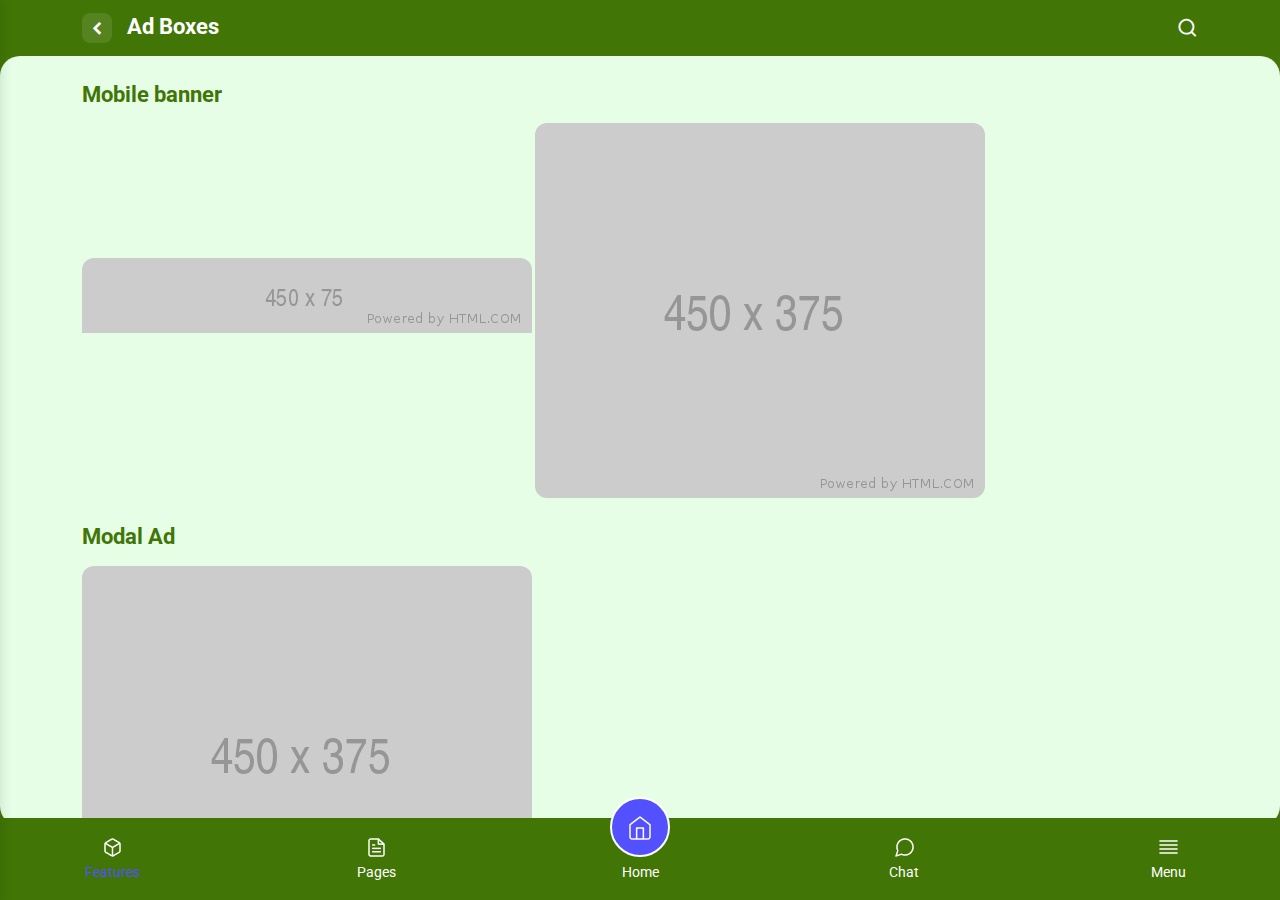
<file: ad-boxes.html>
<!DOCTYPE html>
<html lang="zxx">
	<head>
		<!-- Required meta tags -->
		<meta charset="utf-8">
		<meta name="viewport" content="width=device-width, initial-scale=1, shrink-to-fit=no">

		<!-- Links Of CSS File -->
		<link rel="stylesheet" href="assets/css/bootstrap.min.css">
		<link rel="stylesheet" href="assets/css/owl.theme.default.min.css">
		<link rel="stylesheet" href="assets/css/owl.carousel.min.css">
		<link rel="stylesheet" href="assets/css/flaticon.css">
		<link rel="stylesheet" href="assets/css/remixicon.css">
		<link rel="stylesheet" href="assets/css/ma5-menu.min.css">
		<link rel="stylesheet" href="assets/css/dark-mode.css">
		<link rel="stylesheet" href="assets/css/style.css">
		
		<!-- Favicon -->
		<link rel="icon" type="image/png" href="assets/images/favicon.png">
		<!-- Title -->
		<title>Ceemis</title>
	</head>
	<body>

		<!-- Start Preloader Area -->
		<div class="preloader" id="loader-style">
			<div class="preloader-wrap">
				<span></span>
				<span></span>
				<span></span>
				<span></span>
			</div>
		</div>
		<!-- End Preloader Area -->

		<!-- Start Navbar Area -->
		<div class="navbar-area p-0">
			<div class="container">
				<div class="row d-flex justify-content-between align-items-center">
					<ul class="site-menu">
						<li>
							<img src="assets/images/menu-icon/icon-1.png" alt="Images">
							<a href="home.html">
								Home
							</a>
						</li>
						<li>
							<img src="assets/images/menu-icon/icon-2.png" alt="Images">
							<a href="features.html">
								Features
							</a>
						</li>
						<li>
							<img src="assets/images/menu-icon/icon-3.png" alt="Images">
							<a href="home.html">
								Pages
							</a>
							<ul>
								<li></li>
								<li>
									<img src="assets/images/menu-icon/icon-14.png" alt="Images">
									<a href="about.html">
										About
									</a>
								</li>
								<li>
									<img src="assets/images/menu-icon/icon-14.png" alt="Images">
									<a href="profile.html">
										Profile
									</a>
								</li>
								<li>
									<img src="assets/images/menu-icon/icon-15.png" alt="Images">
									<a href="cover.html">
										Cover pages
									</a>
								</li>
								<li>
									<img src="assets/images/menu-icon/icon-16.png" alt="Images">
									<a href="account-edit.html">
										Account edit
									</a>
								</li>
								<li>
									<img src="assets/images/menu-icon/icon-17.png" alt="Images">
									<a href="chats.html">
										Chat
									</a>
								</li>
								<li>
									<img src="assets/images/menu-icon/icon-18.png" alt="Images">
									<a href="product.html">
										Product pages
									</a>
								</li>
								<li>
									<img src="assets/images/menu-icon/icon-19.png" alt="Images">
									<a href="cart.html">
										Cart
									</a>
								</li>
								<li>
									<img src="assets/images/menu-icon/icon-20.png" alt="Images">
									<a href="invoice.html">
										Invoice
									</a>
								</li>
								<li>
									<img src="assets/images/menu-icon/icon-21.png" alt="Images">
									<a href="event-calendar.html">
										Event calendar
									</a>
								</li>
								<li>
									<img src="assets/images/menu-icon/icon-22.png" alt="Images">
									<a href="index.html">
										Login
									</a>
								</li>
								<li>
									<img src="assets/images/menu-icon/icon-23.png" alt="Images">
									<a href="register.html">
										Register
									</a>
								</li>
								<li>
									<img src="assets/images/menu-icon/icon-24.png" alt="Images">
									<a href="forgot-password.html">
										Forgot password
									</a>
								</li>
								<li>
									<img src="assets/images/menu-icon/icon-25.png" alt="Images">
									<a href="faq.html">
										FAQ
									</a>
								</li>
								<li>
									<img src="assets/images/menu-icon/icon-27.png" alt="Images">
									<a href="blog.html">
										Blog
									</a>
								</li>
								<li>
									<img src="assets/images/menu-icon/icon-26.png" alt="Images">
									<a href="terms-conditions.html">
										Terms of service
									</a>
								</li>
							</ul>
						</li>
						<li>
							<img src="assets/images/menu-icon/icon-4.png" alt="Images">
							<a href="chats.html">
								Chats
							</a>
						</li>
						<li>
							<img src="assets/images/menu-icon/icon-26.png" alt="Images">
							<a href="action-sheets.html">
								Action sheets
							</a>
						</li>
						<li>
							<img src="assets/images/menu-icon/icon-26.png" alt="Images">
							<a href="faq.html">
								FAQ
							</a>
						</li>
						<li>
							<img src="assets/images/menu-icon/icon-5.png" alt="Images">
							<a href="contact.html">
								Contact
							</a>
						</li>
						<li>
							<img src="assets/images/menu-icon/icon-7.png" alt="Images">
							<a href="color-pack.html">
								Background color
							</a>
						</li>
						<li>
							<img src="assets/images/friends/friend-1.png" alt="Images">
							<a href="chats.html">
								Thompson
							</a>
						</li>
						<li>
							<img src="assets/images/friends/friend-2.png" alt="Images">
							<a href="chats.html">
								Guadalupe
							</a>
						</li>
						<li>
							<img src="assets/images/friends/friend-3.png" alt="Images">
							<a href="chats.html">
								Williams
							</a>
						</li>
						<li>
							<img src="assets/images/friends/friend-4.png" alt="Images">
							<a href="chats.html">
								Borchardt
							</a>
						</li>
					</ul>
				</div>
			</div>
		</div>
		<!-- End Navbar Area -->

		<!-- Start Section-title Area -->
		<div class="section-title mb-0 bg-color ptb-15">
			<div class="container">
				<div class="d-flex justify-content-between align-items-center">
					<h2 class="mb-0">
						<a href="home.html">
							<i class="ri-arrow-left-s-line"></i>
							Ad Boxes
						</a>
					</h2>
					<ul class="other-option">
						<li>
							<div class="option-item for-mobile-devices">
								<i class="search-btn ri-search-line"></i>
								<i class="close-btn ri-close-line"></i>
								
								<div class="search-overlay search-popup">
									<div class='search-box'>
										<form class="search-form">
											<input class="search-input" name="search" placeholder="Search" type="text">
	
											<button class="search-button" type="submit">
												<i class="ri-search-line"></i>
											</button>
										</form>
									</div>
								</div>
							</div>
						</li>
					</ul>
				</div>
			</div>
		</div>
		<!-- End Section-title Area -->
		
		<div class="bg-color-f5f8ff border-radius-20">
			<!-- Start Accordion Area -->
			<div class="accordion-area ad-boxs-area ptb-30">
				<div class="container">
					<div class="section-title left-title">
						<h2>Mobile banner</h2>
					</div>
					<img src="assets/images/ad-1.png" class="pb-30" alt="Images">
					<img src="assets/images/ad-2.png" alt="Images">

					<div class="section-title left-title pt-30">
						<h2>Modal Ad</h2>
					</div>

					<img src="assets/images/ad-3.png" alt="Images">
				</div>
			</div>
			<!-- Start Accordion Area -->

			<!-- Start Dark Mode Area -->
			<div class="dark-mode-area pb-30">
				<div class="container">
					<div class="light-and-dark">
						<div class="row align-items-center">
							<div class="col">
								<div class="d-flex align-items-center">
									<img src="assets/images/icon/dark-icon.png" alt="Images">
									<div class="dark-content">
										<span>Tap to enable</span>
										<h3>Dark mode</h3>
									</div>
								</div>
							</div>
							<div class="col">
								<div class="dark-btn">
									<label class="switch">
										<input type="checkbox" id="darkSwitch">
										<span class="slider round"></span>
									</label>
								</div>
							</div>
						</div>
					</div>
				</div>
			</div>
			<!-- End Dark Mode Area -->

			<!-- Start Footer Area -->
			<div class="footer-area pt-30">
				<div class="container">
					<div class="footer-content">
						<a href="home.html" class="footer-logo">
							Qkita
						</a>
						<p>© Qkita is Proudly Owned by <a href="https://envytheme.com/" target="_blank">EnvyTheme</a></p>
						<ul>
							<li>
								<a href="https://facebook.com/" target="_blank">
									<img src="assets/images/icon/facebook.png" alt="Images">
								</a>
							</li>
							<li>
								<a href="https://twitter.com/" target="_blank">
									<img src="assets/images/icon/twitter.png" alt="Images">
								</a>
							</li>
							<li>
								<a href="https://linkedin.com/" target="_blank">
									<img src="assets/images/icon/linkedin.png" alt="Images">
								</a>
							</li>
							<li>
								<a href="https://whatsapp.com/" target="_blank">
									<img src="assets/images/icon/whattsapp.png" alt="Images">
								</a>
							</li>
							<li>
								<a href="https://instagram.com/" target="_blank">
									<img src="assets/images/icon/instagram.png" alt="Images">
								</a>
							</li>
						</ul>
						<div class="policy d-flex justify-content-between align-items-center">
							<a href="privacy-policy.html">Privacy Policy</a>
							<div class="go-top">Back to Top</div>
							<a href="terms-conditions.html">Terms of Service</a>
						</div>
					</div>
				</div>
			</div>
			<!-- End Footer Area -->
		</div>

		<!-- Start App Navbar Area -->
		<div class="app-navbar-area">
			<div class="container">
				<ul class="d-flex justify-content-between align-items-end">
					<li>
						<a href="features.html" class="active-p">
							<div class="icon">
								<img src="assets/images/icon/features-icon.png" alt="Images">
							</div>
							<span>Features</span>
						</a>
					</li>
					<li>
						<a href="features.html">
							<div class="icon">
								<img src="assets/images/icon/pages.png" alt="Images">
							</div>
							<span>Pages</span>
						</a>
					</li>
					<li>
						<a href="home.html" class="active">
							<div class="icon">
								<img src="assets/images/icon/home-icon.png" alt="Images">
							</div>
							<span>Home</span>
						</a>
					</li>
					<li>
						<a href="chats.html">
							<div class="icon">
								<img src="assets/images/icon/chat-icon.png" alt="Images">
							</div>
							<span>Chat</span>
						</a>
					</li>
					<li>
						<div class="icon ma5menu__toggle">
							<img src="assets/images/icon/menu-icon.png" alt="Images">
							<span>Menu</span>
						</div>
					</li>
				</ul>
			</div>
		</div>
		<!-- End App Navbar Area -->

		<!-- Links of JS File -->
		<script src="assets/js/jquery.min.js"></script>
		<script src="assets/js/bootstrap.bundle.min.js"></script>
		<script src="assets/js/owl.carousel.min.js"></script>
		<script src="assets/js/carousel-thumbs.min.js"></script>
		<script src="assets/js/dark-mode-switch.min.js"></script>
		<script src="assets/js/ma5-menu.min.js"></script>
		<script src="assets/js/calendar.js"></script>
		<script src="assets/js/form-validator.min.js"></script>
		<script src="assets/js/contact-form-script.js"></script>
		<script src="assets/js/apexcharts.min.js"></script>
		<script src="assets/js/apex-custom-pie-donut-chart.js"></script>
		<script src="assets/js/custom.js"></script>
	</body>
</html>
</file>
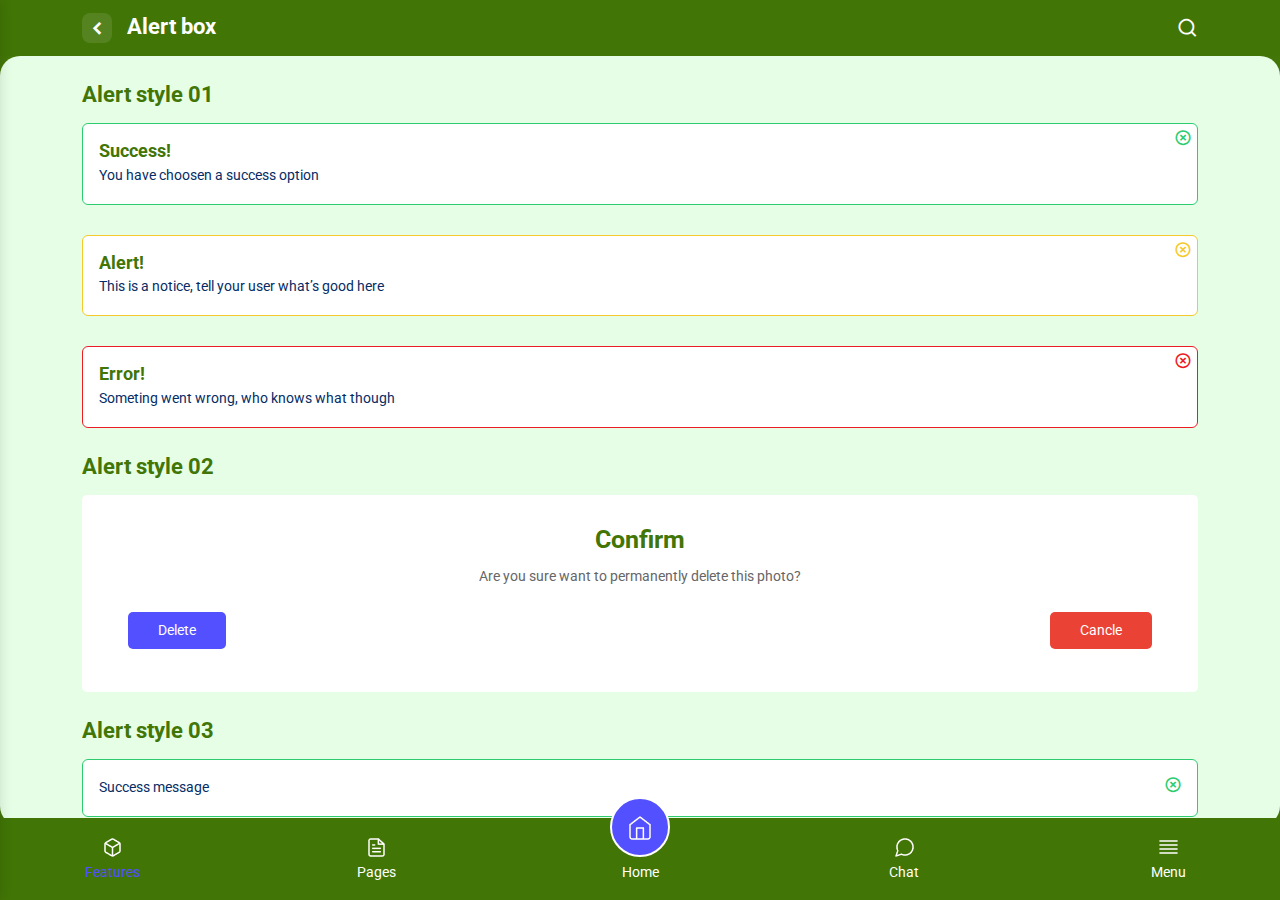
<file: alert-box.html>
<!DOCTYPE html>
<html lang="zxx">
	<head>
		<!-- Required meta tags -->
		<meta charset="utf-8">
		<meta name="viewport" content="width=device-width, initial-scale=1, shrink-to-fit=no">

		<!-- Links Of CSS File -->
		<link rel="stylesheet" href="assets/css/bootstrap.min.css">
		<link rel="stylesheet" href="assets/css/owl.theme.default.min.css">
		<link rel="stylesheet" href="assets/css/owl.carousel.min.css">
		<link rel="stylesheet" href="assets/css/flaticon.css">
		<link rel="stylesheet" href="assets/css/remixicon.css">
		<link rel="stylesheet" href="assets/css/ma5-menu.min.css">
		<link rel="stylesheet" href="assets/css/dark-mode.css">
		<link rel="stylesheet" href="assets/css/style.css">
		
		<!-- Favicon -->
		<link rel="icon" type="image/png" href="assets/images/favicon.png">
		<!-- Title -->
		<title>Ceemis</title>
	</head>
	<body>

		<!-- Start Preloader Area -->
		<div class="preloader" id="loader-style">
			<div class="preloader-wrap">
				<span></span>
				<span></span>
				<span></span>
				<span></span>
			</div>
		</div>
		<!-- End Preloader Area -->

		<!-- Start Navbar Area -->
		<div class="navbar-area p-0">
			<div class="container">
				<div class="row d-flex justify-content-between align-items-center">
					<ul class="site-menu">
						<li>
							<img src="assets/images/menu-icon/icon-1.png" alt="Images">
							<a href="home.html">
								Home
							</a>
						</li>
						<li>
							<img src="assets/images/menu-icon/icon-2.png" alt="Images">
							<a href="features.html">
								Features
							</a>
						</li>
						<li>
							<img src="assets/images/menu-icon/icon-3.png" alt="Images">
							<a href="home.html">
								Pages
							</a>
							<ul>
								<li></li>
								<li>
									<img src="assets/images/menu-icon/icon-14.png" alt="Images">
									<a href="about.html">
										About
									</a>
								</li>
								<li>
									<img src="assets/images/menu-icon/icon-14.png" alt="Images">
									<a href="profile.html">
										Profile
									</a>
								</li>
								<li>
									<img src="assets/images/menu-icon/icon-15.png" alt="Images">
									<a href="cover.html">
										Cover pages
									</a>
								</li>
								<li>
									<img src="assets/images/menu-icon/icon-16.png" alt="Images">
									<a href="account-edit.html">
										Account edit
									</a>
								</li>
								<li>
									<img src="assets/images/menu-icon/icon-17.png" alt="Images">
									<a href="chats.html">
										Chat
									</a>
								</li>
								<li>
									<img src="assets/images/menu-icon/icon-18.png" alt="Images">
									<a href="product.html">
										Product pages
									</a>
								</li>
								<li>
									<img src="assets/images/menu-icon/icon-19.png" alt="Images">
									<a href="cart.html">
										Cart
									</a>
								</li>
								<li>
									<img src="assets/images/menu-icon/icon-20.png" alt="Images">
									<a href="invoice.html">
										Invoice
									</a>
								</li>
								<li>
									<img src="assets/images/menu-icon/icon-21.png" alt="Images">
									<a href="event-calendar.html">
										Event calendar
									</a>
								</li>
								<li>
									<img src="assets/images/menu-icon/icon-22.png" alt="Images">
									<a href="index.html">
										Login
									</a>
								</li>
								<li>
									<img src="assets/images/menu-icon/icon-23.png" alt="Images">
									<a href="register.html">
										Register
									</a>
								</li>
								<li>
									<img src="assets/images/menu-icon/icon-24.png" alt="Images">
									<a href="forgot-password.html">
										Forgot password
									</a>
								</li>
								<li>
									<img src="assets/images/menu-icon/icon-25.png" alt="Images">
									<a href="faq.html">
										FAQ
									</a>
								</li>
								<li>
									<img src="assets/images/menu-icon/icon-27.png" alt="Images">
									<a href="blog.html">
										Blog
									</a>
								</li>
								<li>
									<img src="assets/images/menu-icon/icon-26.png" alt="Images">
									<a href="terms-conditions.html">
										Terms of service
									</a>
								</li>
							</ul>
						</li>
						<li>
							<img src="assets/images/menu-icon/icon-4.png" alt="Images">
							<a href="chats.html">
								Chats
							</a>
						</li>
						<li>
							<img src="assets/images/menu-icon/icon-26.png" alt="Images">
							<a href="action-sheets.html">
								Action sheets
							</a>
						</li>
						<li>
							<img src="assets/images/menu-icon/icon-26.png" alt="Images">
							<a href="faq.html">
								FAQ
							</a>
						</li>
						<li>
							<img src="assets/images/menu-icon/icon-5.png" alt="Images">
							<a href="contact.html">
								Contact
							</a>
						</li>
						<li>
							<img src="assets/images/menu-icon/icon-7.png" alt="Images">
							<a href="color-pack.html">
								Background color
							</a>
						</li>
						<li>
							<img src="assets/images/friends/friend-1.png" alt="Images">
							<a href="chats.html">
								Thompson
							</a>
						</li>
						<li>
							<img src="assets/images/friends/friend-2.png" alt="Images">
							<a href="chats.html">
								Guadalupe
							</a>
						</li>
						<li>
							<img src="assets/images/friends/friend-3.png" alt="Images">
							<a href="chats.html">
								Williams
							</a>
						</li>
						<li>
							<img src="assets/images/friends/friend-4.png" alt="Images">
							<a href="chats.html">
								Borchardt
							</a>
						</li>
					</ul>
				</div>
			</div>
		</div>
		<!-- End Navbar Area -->

		<!-- Start Section-title Area -->
		<div class="section-title mb-0 bg-color ptb-15">
			<div class="container">
				<div class="d-flex justify-content-between align-items-center">
					<h2 class="mb-0">
						<a href="home.html">
							<i class="ri-arrow-left-s-line"></i>
							Alert box
						</a>
					</h2>
					<ul class="other-option">
						<li>
							<div class="option-item for-mobile-devices">
								<i class="search-btn ri-search-line"></i>
								<i class="close-btn ri-close-line"></i>
								
								<div class="search-overlay search-popup">
									<div class='search-box'>
										<form class="search-form">
											<input class="search-input" name="search" placeholder="Search" type="text">
	
											<button class="search-button" type="submit">
												<i class="ri-search-line"></i>
											</button>
										</form>
									</div>
								</div>
							</div>
						</li>
					</ul>
				</div>
			</div>
		</div>
		<!-- End Section-title Area -->
		
		<div class="bg-color-f5f8ff border-radius-20">
			<!-- Start Accordion Area -->
			<div class="accordion-area ptb-30">
				<div class="container">
					<div class="section-title left-title">
						<h2>Alert style 01</h2>
					</div>

					<div class="alert alert-primary custom" role="alert">
						<i class="ri-close-circle-line"></i>
						<h3>Success!</h3>
						<p>You have choosen a success option</p>
					</div>
					<div class="alert alert-primary custom custom-bg-f5c92b" role="alert">
						<i class="ri-close-circle-line"></i>
						<h3>Alert!</h3>
						<p>This is a notice, tell your user what’s good here</p>
					</div>
					<div class="alert alert-primary custom custom-bg-ed1c24 mb-0" role="alert">
						<i class="ri-close-circle-line"></i>
						<h3>Error!</h3>
						<p>Someting went wrong, who knows what though</p>
					</div>

					<div class="section-title left-title pt-30">
						<h2>Alert style 02</h2>
					</div>

					<div class="delete-confirem">
						<h1>Confirm</h1>
						<p>Are you sure want to permanently delete this photo?</p>
						<div class="btn d-flex justify-content-between">
							<a href="alert-box.html" class="default-btn">Delete</a>
							<a href="alert-box.html" class="default-btn active">Cancle</a>
						</div>
					</div>

					<div class="section-title left-title">
						<h2>Alert style 03</h2>
					</div>

					<div class="alert alert-primary custom top-11" role="alert">
						<i class="ri-close-circle-line"></i>
						<p>Success message</p>
					</div>
					<div class="alert alert-primary custom top-11 custom-bg-f5c92b" role="alert">
						<i class="ri-close-circle-line"></i>
						<p>Warning message</p>
					</div>
					<div class="alert alert-primary custom top-11 custom-bg-ed1c24" role="alert">
						<i class="ri-close-circle-line"></i>
						<p>Error  message</p>
					</div>
					<div class="alert alert-primary custom top-11 custom-bg-1ca1ed" role="alert">
						<i class="ri-close-circle-line"></i>
						<p>Info message</p>
					</div>
					<div class="alert alert-primary custom top-11 custom-bg-bbbbbb mb-0" role="alert">
						<i class="ri-close-circle-line"></i>
						<p>Help message</p>
					</div>

					<div class="section-title left-title pt-30">
						<h2>Alert style 04</h2>
					</div>

					<div class="alert alert-primary custom top-11 bg-color" role="alert">
						<i class="ri-close-circle-line"></i>
						<p>Success message</p>
					</div>
					<div class="alert alert-primary custom top-11 bg-color-f5c92b custom-bg-f5c92b" role="alert">
						<i class="ri-close-circle-line"></i>
						<p>Warning message</p>
					</div>
					<div class="alert alert-primary custom top-11 bg-color-ed1c24 custom-bg-ed1c24 mb-0" role="alert">
						<i class="ri-close-circle-line"></i>
						<p>Error  message</p>
					</div>
				</div>
			</div>
			<!-- Start Accordion Area -->

			<!-- Start Dark Mode Area -->
			<div class="dark-mode-area pb-30">
				<div class="container">
					<div class="light-and-dark">
						<div class="row align-items-center">
							<div class="col">
								<div class="d-flex align-items-center">
									<img src="assets/images/icon/dark-icon.png" alt="Images">
									<div class="dark-content">
										<span>Tap to enable</span>
										<h3>Dark mode</h3>
									</div>
								</div>
							</div>
							<div class="col">
								<div class="dark-btn">
									<label class="switch">
										<input type="checkbox" id="darkSwitch">
										<span class="slider round"></span>
									</label>
								</div>
							</div>
						</div>
					</div>
				</div>
			</div>
			<!-- End Dark Mode Area -->

			<!-- Start Footer Area -->
			<div class="footer-area pt-30">
				<div class="container">
					<div class="footer-content">
						<a href="home.html" class="footer-logo">
							Qkita
						</a>
						<p>© Qkita is Proudly Owned by <a href="https://envytheme.com/" target="_blank">EnvyTheme</a></p>
						<ul>
							<li>
								<a href="https://facebook.com/" target="_blank">
									<img src="assets/images/icon/facebook.png" alt="Images">
								</a>
							</li>
							<li>
								<a href="https://twitter.com/" target="_blank">
									<img src="assets/images/icon/twitter.png" alt="Images">
								</a>
							</li>
							<li>
								<a href="https://linkedin.com/" target="_blank">
									<img src="assets/images/icon/linkedin.png" alt="Images">
								</a>
							</li>
							<li>
								<a href="https://whatsapp.com/" target="_blank">
									<img src="assets/images/icon/whattsapp.png" alt="Images">
								</a>
							</li>
							<li>
								<a href="https://instagram.com/" target="_blank">
									<img src="assets/images/icon/instagram.png" alt="Images">
								</a>
							</li>
						</ul>
						<div class="policy d-flex justify-content-between align-items-center">
							<a href="privacy-policy.html">Privacy Policy</a>
							<div class="go-top">Back to Top</div>
							<a href="terms-conditions.html">Terms of Service</a>
						</div>
					</div>
				</div>
			</div>
			<!-- End Footer Area -->
		</div>

		<!-- Start App Navbar Area -->
		<div class="app-navbar-area">
			<div class="container">
				<ul class="d-flex justify-content-between align-items-end">
					<li>
						<a href="features.html" class="active-p">
							<div class="icon">
								<img src="assets/images/icon/features-icon.png" alt="Images">
							</div>
							<span>Features</span>
						</a>
					</li>
					<li>
						<a href="features.html">
							<div class="icon">
								<img src="assets/images/icon/pages.png" alt="Images">
							</div>
							<span>Pages</span>
						</a>
					</li>
					<li>
						<a href="home.html" class="active">
							<div class="icon">
								<img src="assets/images/icon/home-icon.png" alt="Images">
							</div>
							<span>Home</span>
						</a>
					</li>
					<li>
						<a href="chats.html">
							<div class="icon">
								<img src="assets/images/icon/chat-icon.png" alt="Images">
							</div>
							<span>Chat</span>
						</a>
					</li>
					<li>
						<div class="icon ma5menu__toggle">
							<img src="assets/images/icon/menu-icon.png" alt="Images">
							<span>Menu</span>
						</div>
					</li>
				</ul>
			</div>
		</div>
		<!-- End App Navbar Area -->

		<!-- Links of JS File -->
		<script src="assets/js/jquery.min.js"></script>
		<script src="assets/js/bootstrap.bundle.min.js"></script>
		<script src="assets/js/owl.carousel.min.js"></script>
		<script src="assets/js/carousel-thumbs.min.js"></script>
		<script src="assets/js/dark-mode-switch.min.js"></script>
		<script src="assets/js/ma5-menu.min.js"></script>
		<script src="assets/js/calendar.js"></script>
		<script src="assets/js/form-validator.min.js"></script>
		<script src="assets/js/contact-form-script.js"></script>
		<script src="assets/js/apexcharts.min.js"></script>
		<script src="assets/js/apex-custom-pie-donut-chart.js"></script>
		<script src="assets/js/custom.js"></script>
	</body>
</html>
</file>
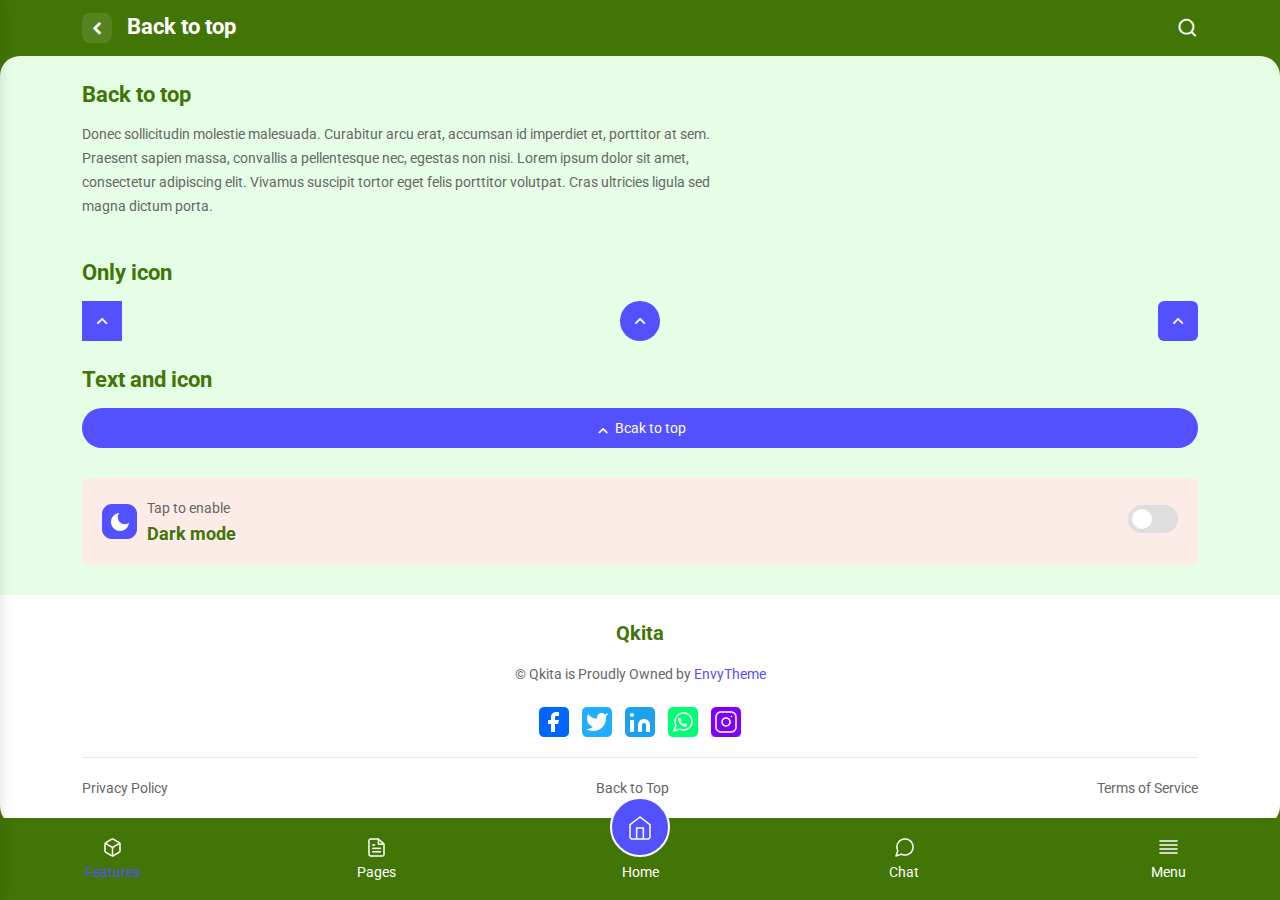
<file: back-to-top.html>
<!DOCTYPE html>
<html lang="zxx">
	<head>
		<!-- Required meta tags -->
		<meta charset="utf-8">
		<meta name="viewport" content="width=device-width, initial-scale=1, shrink-to-fit=no">

		<!-- Links Of CSS File -->
		<link rel="stylesheet" href="assets/css/bootstrap.min.css">
		<link rel="stylesheet" href="assets/css/owl.theme.default.min.css">
		<link rel="stylesheet" href="assets/css/owl.carousel.min.css">
		<link rel="stylesheet" href="assets/css/flaticon.css">
		<link rel="stylesheet" href="assets/css/remixicon.css">
		<link rel="stylesheet" href="assets/css/ma5-menu.min.css">
		<link rel="stylesheet" href="assets/css/dark-mode.css">
		<link rel="stylesheet" href="assets/css/style.css">
		
		<!-- Favicon -->
		<link rel="icon" type="image/png" href="assets/images/favicon.png">
		<!-- Title -->
		<title>Ceemis</title>
	</head>
	<body>

		<!-- Start Preloader Area -->
		<div class="preloader" id="loader-style">
			<div class="preloader-wrap">
				<span></span>
				<span></span>
				<span></span>
				<span></span>
			</div>
		</div>
		<!-- End Preloader Area -->

		<!-- Start Navbar Area -->
		<div class="navbar-area p-0">
			<div class="container">
				<div class="row d-flex justify-content-between align-items-center">
					<ul class="site-menu">
						<li>
							<img src="assets/images/menu-icon/icon-1.png" alt="Images">
							<a href="home.html">
								Home
							</a>
						</li>
						<li>
							<img src="assets/images/menu-icon/icon-2.png" alt="Images">
							<a href="features.html">
								Features
							</a>
						</li>
						<li>
							<img src="assets/images/menu-icon/icon-3.png" alt="Images">
							<a href="home.html">
								Pages
							</a>
							<ul>
								<li></li>
								<li>
									<img src="assets/images/menu-icon/icon-14.png" alt="Images">
									<a href="about.html">
										About
									</a>
								</li>
								<li>
									<img src="assets/images/menu-icon/icon-14.png" alt="Images">
									<a href="profile.html">
										Profile
									</a>
								</li>
								<li>
									<img src="assets/images/menu-icon/icon-15.png" alt="Images">
									<a href="cover.html">
										Cover pages
									</a>
								</li>
								<li>
									<img src="assets/images/menu-icon/icon-16.png" alt="Images">
									<a href="account-edit.html">
										Account edit
									</a>
								</li>
								<li>
									<img src="assets/images/menu-icon/icon-17.png" alt="Images">
									<a href="chats.html">
										Chat
									</a>
								</li>
								<li>
									<img src="assets/images/menu-icon/icon-18.png" alt="Images">
									<a href="product.html">
										Product pages
									</a>
								</li>
								<li>
									<img src="assets/images/menu-icon/icon-19.png" alt="Images">
									<a href="cart.html">
										Cart
									</a>
								</li>
								<li>
									<img src="assets/images/menu-icon/icon-20.png" alt="Images">
									<a href="invoice.html">
										Invoice
									</a>
								</li>
								<li>
									<img src="assets/images/menu-icon/icon-21.png" alt="Images">
									<a href="event-calendar.html">
										Event calendar
									</a>
								</li>
								<li>
									<img src="assets/images/menu-icon/icon-22.png" alt="Images">
									<a href="index.html">
										Login
									</a>
								</li>
								<li>
									<img src="assets/images/menu-icon/icon-23.png" alt="Images">
									<a href="register.html">
										Register
									</a>
								</li>
								<li>
									<img src="assets/images/menu-icon/icon-24.png" alt="Images">
									<a href="forgot-password.html">
										Forgot password
									</a>
								</li>
								<li>
									<img src="assets/images/menu-icon/icon-25.png" alt="Images">
									<a href="faq.html">
										FAQ
									</a>
								</li>
								<li>
									<img src="assets/images/menu-icon/icon-27.png" alt="Images">
									<a href="blog.html">
										Blog
									</a>
								</li>
								<li>
									<img src="assets/images/menu-icon/icon-26.png" alt="Images">
									<a href="terms-conditions.html">
										Terms of service
									</a>
								</li>
							</ul>
						</li>
						<li>
							<img src="assets/images/menu-icon/icon-4.png" alt="Images">
							<a href="chats.html">
								Chats
							</a>
						</li>
						<li>
							<img src="assets/images/menu-icon/icon-26.png" alt="Images">
							<a href="action-sheets.html">
								Action sheets
							</a>
						</li>
						<li>
							<img src="assets/images/menu-icon/icon-26.png" alt="Images">
							<a href="faq.html">
								FAQ
							</a>
						</li>
						<li>
							<img src="assets/images/menu-icon/icon-5.png" alt="Images">
							<a href="contact.html">
								Contact
							</a>
						</li>
						<li>
							<img src="assets/images/menu-icon/icon-7.png" alt="Images">
							<a href="color-pack.html">
								Background color
							</a>
						</li>
						<li>
							<img src="assets/images/friends/friend-1.png" alt="Images">
							<a href="chats.html">
								Thompson
							</a>
						</li>
						<li>
							<img src="assets/images/friends/friend-2.png" alt="Images">
							<a href="chats.html">
								Guadalupe
							</a>
						</li>
						<li>
							<img src="assets/images/friends/friend-3.png" alt="Images">
							<a href="chats.html">
								Williams
							</a>
						</li>
						<li>
							<img src="assets/images/friends/friend-4.png" alt="Images">
							<a href="chats.html">
								Borchardt
							</a>
						</li>
					</ul>
				</div>
			</div>
		</div>
		<!-- End Navbar Area -->

		<!-- Start Section-title Area -->
		<div class="section-title mb-0 bg-color ptb-15">
			<div class="container">
				<div class="d-flex justify-content-between align-items-center">
					<h2 class="mb-0">
						<a href="features.html">
							<i class="ri-arrow-left-s-line"></i>
							Back to top
						</a>
					</h2>
					<ul class="other-option">
						<li>
							<div class="option-item for-mobile-devices">
								<i class="search-btn ri-search-line"></i>
								<i class="close-btn ri-close-line"></i>
								
								<div class="search-overlay search-popup">
									<div class='search-box'>
										<form class="search-form">
											<input class="search-input" name="search" placeholder="Search" type="text">
	
											<button class="search-button" type="submit">
												<i class="ri-search-line"></i>
											</button>
										</form>
									</div>
								</div>
							</div>
						</li>
					</ul>
				</div>
			</div>
		</div>
		<!-- End Section-title Area -->
		
		<div class="bg-color-f5f8ff border-radius-20">
			<!-- Start Back to top Area -->
			<div class="back-to-top-area ptb-30">
				<div class="container">
					<div class="section-title left-title">
						<h2>Back to top</h2>
						<p>Donec sollicitudin molestie malesuada. Curabitur arcu erat, accumsan id imperdiet et, porttitor at sem. Praesent sapien massa, convallis a pellentesque nec, egestas non nisi. Lorem ipsum dolor sit amet, consectetur adipiscing elit. Vivamus suscipit tortor eget felis porttitor volutpat. Cras ultricies ligula sed magna dictum porta.</p>
					</div>

					<div class="section-title left-title pt-30">
						<h2>Only icon</h2>
					</div>

					<ul class="back-to-btn-list d-flex justify-content-between">
						<li>
							<button class="back-to-top-btn">
								<i class="ri-arrow-up-s-line"></i>
							</button>
						</li>
						<li>
							<button class="back-to-top-btn rounded-circle">
								<i class="ri-arrow-up-s-line"></i>
							</button>
						</li>
						<li>
							<button class="back-to-top-btn rounded">
								<i class="ri-arrow-up-s-line"></i>
							</button>
						</li>
					</ul>

					<div class="section-title left-title pt-30">
						<h2>Text and icon</h2>
					</div>

					<ul class="back-to-btn-list">
						<li>
							<button class="back-to-top-btn text rounded-pill">
								<i class="ri-arrow-up-s-line"></i>
								Bcak to top
							</button>
						</li>
					</ul>
				</div>
			</div>
			<!-- Start Back to top Area -->

			<!-- Start Dark Mode Area -->
			<div class="dark-mode-area pb-30">
				<div class="container">
					<div class="light-and-dark">
						<div class="row align-items-center">
							<div class="col">
								<div class="d-flex align-items-center">
									<img src="assets/images/icon/dark-icon.png" alt="Images">
									<div class="dark-content">
										<span>Tap to enable</span>
										<h3>Dark mode</h3>
									</div>
								</div>
							</div>
							<div class="col">
								<div class="dark-btn">
									<label class="switch">
										<input type="checkbox" id="darkSwitch">
										<span class="slider round"></span>
									</label>
								</div>
							</div>
						</div>
					</div>
				</div>
			</div>
			<!-- End Dark Mode Area -->

			<!-- Start Footer Area -->
			<div class="footer-area pt-30">
				<div class="container">
					<div class="footer-content">
						<a href="home.html" class="footer-logo">
							Qkita
						</a>
						<p>© Qkita is Proudly Owned by <a href="https://envytheme.com/" target="_blank">EnvyTheme</a></p>
						<ul>
							<li>
								<a href="https://facebook.com/" target="_blank">
									<img src="assets/images/icon/facebook.png" alt="Images">
								</a>
							</li>
							<li>
								<a href="https://twitter.com/" target="_blank">
									<img src="assets/images/icon/twitter.png" alt="Images">
								</a>
							</li>
							<li>
								<a href="https://linkedin.com/" target="_blank">
									<img src="assets/images/icon/linkedin.png" alt="Images">
								</a>
							</li>
							<li>
								<a href="https://whatsapp.com/" target="_blank">
									<img src="assets/images/icon/whattsapp.png" alt="Images">
								</a>
							</li>
							<li>
								<a href="https://instagram.com/" target="_blank">
									<img src="assets/images/icon/instagram.png" alt="Images">
								</a>
							</li>
						</ul>
						<div class="policy d-flex justify-content-between align-items-center">
							<a href="privacy-policy.html">Privacy Policy</a>
							<div class="go-top">Back to Top</div>
							<a href="terms-conditions.html">Terms of Service</a>
						</div>
					</div>
				</div>
			</div>
			<!-- End Footer Area -->
		</div>

		<!-- Start App Navbar Area -->
		<div class="app-navbar-area">
			<div class="container">
				<ul class="d-flex justify-content-between align-items-end">
					<li>
						<a href="features.html" class="active-p">
							<div class="icon">
								<img src="assets/images/icon/features-icon.png" alt="Images">
							</div>
							<span>Features</span>
						</a>
					</li>
					<li>
						<a href="features.html">
							<div class="icon">
								<img src="assets/images/icon/pages.png" alt="Images">
							</div>
							<span>Pages</span>
						</a>
					</li>
					<li>
						<a href="home.html" class="active">
							<div class="icon">
								<img src="assets/images/icon/home-icon.png" alt="Images">
							</div>
							<span>Home</span>
						</a>
					</li>
					<li>
						<a href="chats.html">
							<div class="icon">
								<img src="assets/images/icon/chat-icon.png" alt="Images">
							</div>
							<span>Chat</span>
						</a>
					</li>
					<li>
						<div class="icon ma5menu__toggle">
							<img src="assets/images/icon/menu-icon.png" alt="Images">
							<span>Menu</span>
						</div>
					</li>
				</ul>
			</div>
		</div>
		<!-- End App Navbar Area -->

		<!-- Links of JS File -->
		<script src="assets/js/jquery.min.js"></script>
		<script src="assets/js/bootstrap.bundle.min.js"></script>
		<script src="assets/js/owl.carousel.min.js"></script>
		<script src="assets/js/carousel-thumbs.min.js"></script>
		<script src="assets/js/dark-mode-switch.min.js"></script>
		<script src="assets/js/ma5-menu.min.js"></script>
		<script src="assets/js/calendar.js"></script>
		<script src="assets/js/form-validator.min.js"></script>
		<script src="assets/js/contact-form-script.js"></script>
		<script src="assets/js/apexcharts.min.js"></script>
		<script src="assets/js/apex-custom-pie-donut-chart.js"></script>
		<script src="assets/js/custom.js"></script>
	</body>
</html>
</file>
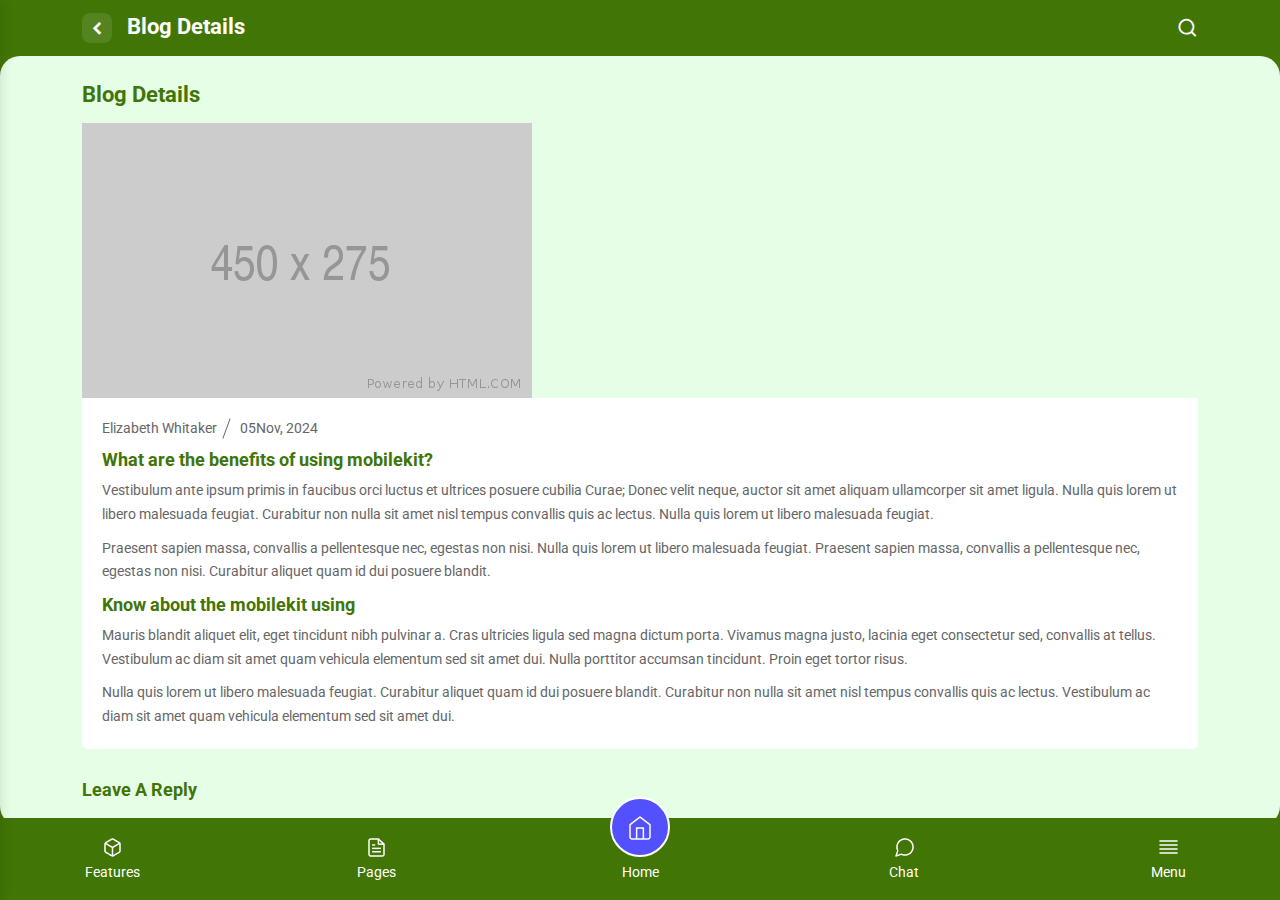
<file: blog-details.html>
<!DOCTYPE html>
<html lang="zxx">
	<head>
		<!-- Required meta tags -->
		<meta charset="utf-8">
		<meta name="viewport" content="width=device-width, initial-scale=1, shrink-to-fit=no">

		<!-- Links Of CSS File -->
		<link rel="stylesheet" href="assets/css/bootstrap.min.css">
		<link rel="stylesheet" href="assets/css/owl.theme.default.min.css">
		<link rel="stylesheet" href="assets/css/owl.carousel.min.css">
		<link rel="stylesheet" href="assets/css/flaticon.css">
		<link rel="stylesheet" href="assets/css/remixicon.css">
		<link rel="stylesheet" href="assets/css/ma5-menu.min.css">
		<link rel="stylesheet" href="assets/css/dark-mode.css">
		<link rel="stylesheet" href="assets/css/style.css">
		
		<!-- Favicon -->
		<link rel="icon" type="image/png" href="assets/images/favicon.png">
		<!-- Title -->
		<title>Ceemis</title>
	</head>
	<body>

		<!-- Start Preloader Area -->
		<div class="preloader" id="loader-style">
			<div class="preloader-wrap">
				<span></span>
				<span></span>
				<span></span>
				<span></span>
			</div>
		</div>
		<!-- End Preloader Area -->

		<!-- Start Navbar Area -->
		<div class="navbar-area p-0">
			<div class="container">
				<div class="row d-flex justify-content-between align-items-center">
					<ul class="site-menu">
						<li>
							<img src="assets/images/menu-icon/icon-1.png" alt="Images">
							<a href="home.html">
								Home
							</a>
						</li>
						<li>
							<img src="assets/images/menu-icon/icon-2.png" alt="Images">
							<a href="features.html">
								Features
							</a>
						</li>
						<li>
							<img src="assets/images/menu-icon/icon-3.png" alt="Images">
							<a href="home.html">
								Pages
							</a>
							<ul>
								<li></li>
								<li>
									<img src="assets/images/menu-icon/icon-14.png" alt="Images">
									<a href="about.html">
										About
									</a>
								</li>
								<li>
									<img src="assets/images/menu-icon/icon-14.png" alt="Images">
									<a href="profile.html">
										Profile
									</a>
								</li>
								<li>
									<img src="assets/images/menu-icon/icon-15.png" alt="Images">
									<a href="cover.html">
										Cover pages
									</a>
								</li>
								<li>
									<img src="assets/images/menu-icon/icon-16.png" alt="Images">
									<a href="account-edit.html">
										Account edit
									</a>
								</li>
								<li>
									<img src="assets/images/menu-icon/icon-17.png" alt="Images">
									<a href="chats.html">
										Chat
									</a>
								</li>
								<li>
									<img src="assets/images/menu-icon/icon-18.png" alt="Images">
									<a href="product.html">
										Product pages
									</a>
								</li>
								<li>
									<img src="assets/images/menu-icon/icon-19.png" alt="Images">
									<a href="cart.html">
										Cart
									</a>
								</li>
								<li>
									<img src="assets/images/menu-icon/icon-20.png" alt="Images">
									<a href="invoice.html">
										Invoice
									</a>
								</li>
								<li>
									<img src="assets/images/menu-icon/icon-21.png" alt="Images">
									<a href="event-calendar.html">
										Event calendar
									</a>
								</li>
								<li>
									<img src="assets/images/menu-icon/icon-22.png" alt="Images">
									<a href="index.html">
										Login
									</a>
								</li>
								<li>
									<img src="assets/images/menu-icon/icon-23.png" alt="Images">
									<a href="register.html">
										Register
									</a>
								</li>
								<li>
									<img src="assets/images/menu-icon/icon-24.png" alt="Images">
									<a href="forgot-password.html">
										Forgot password
									</a>
								</li>
								<li>
									<img src="assets/images/menu-icon/icon-25.png" alt="Images">
									<a href="faq.html">
										FAQ
									</a>
								</li>
								<li>
									<img src="assets/images/menu-icon/icon-27.png" alt="Images">
									<a href="blog.html">
										Blog
									</a>
								</li>
								<li>
									<img src="assets/images/menu-icon/icon-26.png" alt="Images">
									<a href="terms-conditions.html">
										Terms of service
									</a>
								</li>
							</ul>
						</li>
						<li>
							<img src="assets/images/menu-icon/icon-4.png" alt="Images">
							<a href="chats.html">
								Chats
							</a>
						</li>
						<li>
							<img src="assets/images/menu-icon/icon-26.png" alt="Images">
							<a href="action-sheets.html">
								Action sheets
							</a>
						</li>
						<li>
							<img src="assets/images/menu-icon/icon-26.png" alt="Images">
							<a href="faq.html">
								FAQ
							</a>
						</li>
						<li>
							<img src="assets/images/menu-icon/icon-5.png" alt="Images">
							<a href="contact.html">
								Contact
							</a>
						</li>
						<li>
							<img src="assets/images/menu-icon/icon-7.png" alt="Images">
							<a href="color-pack.html">
								Background color
							</a>
						</li>
						<li>
							<img src="assets/images/friends/friend-1.png" alt="Images">
							<a href="chats.html">
								Thompson
							</a>
						</li>
						<li>
							<img src="assets/images/friends/friend-2.png" alt="Images">
							<a href="chats.html">
								Guadalupe
							</a>
						</li>
						<li>
							<img src="assets/images/friends/friend-3.png" alt="Images">
							<a href="chats.html">
								Williams
							</a>
						</li>
						<li>
							<img src="assets/images/friends/friend-4.png" alt="Images">
							<a href="chats.html">
								Borchardt
							</a>
						</li>
					</ul>
				</div>
			</div>
		</div>
		<!-- End Navbar Area -->

		<!-- Start Section-title Area -->
		<div class="section-title mb-0 bg-color ptb-15">
			<div class="container">
				<div class="d-flex justify-content-between align-items-center">
					<h2 class="mb-0">
						<a href="home.html">
							<i class="ri-arrow-left-s-line"></i>
							Blog Details
						</a>
					</h2>
					<ul class="other-option">
						<li>
							<div class="option-item for-mobile-devices">
								<i class="search-btn ri-search-line"></i>
								<i class="close-btn ri-close-line"></i>
								
								<div class="search-overlay search-popup">
									<div class='search-box'>
										<form class="search-form">
											<input class="search-input" name="search" placeholder="Search" type="text">
	
											<button class="search-button" type="submit">
												<i class="ri-search-line"></i>
											</button>
										</form>
									</div>
								</div>
							</div>
						</li>
					</ul>
				</div>
			</div>
		</div>
		<!-- End Section-title Area -->
		
		<div class="bg-color-f5f8ff border-radius-20">
			<!-- Start Blog Area -->
			<div class="Blog-area ptb-30">
				<div class="container">
					<div class="section-title left-title">
						<h2>Blog Details</h2>
					</div>

					<div class="blog-details-content">
						<div class="blog-img">
							<img src="assets/images/blog-img.png" alt="Images">
						</div>
						<div class="blog-details-wrap">
							<ul>
								<li>
									<a href="blog-details.html">Elizabeth Whitaker</a>
								</li>
								<li> 05Nov, 2024</li>
							</ul>
							<h3>What are the benefits of using mobilekit?</h3>
							<p>Vestibulum ante ipsum primis in faucibus orci luctus et ultrices posuere cubilia Curae; Donec velit neque, auctor sit amet aliquam ullamcorper sit amet ligula. Nulla quis lorem ut libero malesuada feugiat. Curabitur non nulla sit amet nisl tempus convallis quis ac lectus. Nulla quis lorem ut libero malesuada feugiat.</p>
							<p>Praesent sapien massa, convallis a pellentesque nec, egestas non nisi. Nulla quis lorem ut libero malesuada feugiat. Praesent sapien massa, convallis a pellentesque nec, egestas non nisi. Curabitur aliquet quam id dui posuere blandit.</p>
							<h3>Know about the mobilekit using</h3>
							<p>Mauris blandit aliquet elit, eget tincidunt nibh pulvinar a. Cras ultricies ligula sed magna dictum porta. Vivamus magna justo, lacinia eget consectetur sed, convallis at tellus. Vestibulum ac diam sit amet quam vehicula elementum sed sit amet dui. Nulla porttitor accumsan tincidunt. Proin eget tortor risus.</p>
							<p>Nulla quis lorem ut libero malesuada feugiat. Curabitur aliquet quam id dui posuere blandit. Curabitur non nulla sit amet nisl tempus convallis quis ac lectus. Vestibulum ac diam sit amet quam vehicula elementum sed sit amet dui.</p>
						</div>

						<div class="leave-form">
							<h3>Leave A Reply</h3>
	
							<form>
								<div class="row">
									<div class="col-lg-6">
										<div class="form-group">
											<label>Name*</label>
											<input type="text" class="form-control">
										</div>
									</div>
	
									<div class="col-lg-6">
										<div class="form-group">
											<label>Email*</label>
											<input type="email" class="form-control">
										</div>
									</div>
	
									<div class="col-lg-12">
										<div class="form-group">
											<label>Your Website Link</label>
											<input type="text" class="form-control">
										</div>
									</div>
	
									<div class="col-lg-12">
										<div class="form-group">
											<label>Your Comment</label>
											<textarea name="message" class="form-control" id="message" rows="6"></textarea>
										</div>
									</div>
	
									<div class="col-lg-12">
										<div class="form-group">
											<div class="form-check">
												<input class="form-check-input" type="checkbox" value="" id="flexCheckDefault-1">
												<label class="form-check-label" for="flexCheckDefault-1">
													I Agree to the <a href="terms-conditions.html">Terms & Conditions</a>
												</label>
											</div>
										</div>
									</div>
	
									<div class="col-lg-12">
										<div class="form-group mb-0">
											<button type="submit" class="default-btn">Post a comment</button>
										</div>
									</div>
								</div>
							</form>
						</div>
					</div>
				</div>
			</div>
			<!-- Start Blog Area -->

			<!-- Start Dark Mode Area -->
			<div class="dark-mode-area pb-30">
				<div class="container">
					<div class="light-and-dark">
						<div class="row align-items-center">
							<div class="col">
								<div class="d-flex align-items-center">
									<img src="assets/images/icon/dark-icon.png" alt="Images">
									<div class="dark-content">
										<span>Tap to enable</span>
										<h3>Dark mode</h3>
									</div>
								</div>
							</div>
							<div class="col">
								<div class="dark-btn">
									<label class="switch">
										<input type="checkbox" id="darkSwitch">
										<span class="slider round"></span>
									</label>
								</div>
							</div>
						</div>
					</div>
				</div>
			</div>
			<!-- End Dark Mode Area -->

			<!-- Start Footer Area -->
			<div class="footer-area pt-30">
				<div class="container">
					<div class="footer-content">
						<a href="home.html" class="footer-logo">
							Qkita
						</a>
						<p>© Qkita is Proudly Owned by <a href="https://envytheme.com/" target="_blank">EnvyTheme</a></p>
						<ul>
							<li>
								<a href="https://facebook.com/" target="_blank">
									<img src="assets/images/icon/facebook.png" alt="Images">
								</a>
							</li>
							<li>
								<a href="https://twitter.com/" target="_blank">
									<img src="assets/images/icon/twitter.png" alt="Images">
								</a>
							</li>
							<li>
								<a href="https://linkedin.com/" target="_blank">
									<img src="assets/images/icon/linkedin.png" alt="Images">
								</a>
							</li>
							<li>
								<a href="https://whatsapp.com/" target="_blank">
									<img src="assets/images/icon/whattsapp.png" alt="Images">
								</a>
							</li>
							<li>
								<a href="https://instagram.com/" target="_blank">
									<img src="assets/images/icon/instagram.png" alt="Images">
								</a>
							</li>
						</ul>
						<div class="policy d-flex justify-content-between align-items-center">
							<a href="privacy-policy.html">Privacy Policy</a>
							<div class="go-top">Back to Top</div>
							<a href="terms-conditions.html">Terms of Service</a>
						</div>
					</div>
				</div>
			</div>
			<!-- End Footer Area -->
		</div>

		<!-- Start App Navbar Area -->
		<div class="app-navbar-area">
			<div class="container">
				<ul class="d-flex justify-content-between align-items-end">
					<li>
						<a href="features.html">
							<div class="icon">
								<img src="assets/images/icon/features-icon.png" alt="Images">
							</div>
							<span>Features</span>
						</a>
					</li>
					<li>
						<a href="features.html">
							<div class="icon">
								<img src="assets/images/icon/pages.png" alt="Images">
							</div>
							<span>Pages</span>
						</a>
					</li>
					<li>
						<a href="home.html" class="active">
							<div class="icon">
								<img src="assets/images/icon/home-icon.png" alt="Images">
							</div>
							<span>Home</span>
						</a>
					</li>
					<li>
						<a href="chats.html">
							<div class="icon">
								<img src="assets/images/icon/chat-icon.png" alt="Images">
							</div>
							<span>Chat</span>
						</a>
					</li>
					<li>
						<div class="icon ma5menu__toggle">
							<img src="assets/images/icon/menu-icon.png" alt="Images">
							<span>Menu</span>
						</div>
					</li>
				</ul>
			</div>
		</div>
		<!-- End App Navbar Area -->

		<!-- Links of JS File -->
		<script src="assets/js/jquery.min.js"></script>
		<script src="assets/js/bootstrap.bundle.min.js"></script>
		<script src="assets/js/owl.carousel.min.js"></script>
		<script src="assets/js/carousel-thumbs.min.js"></script>
		<script src="assets/js/dark-mode-switch.min.js"></script>
		<script src="assets/js/ma5-menu.min.js"></script>
		<script src="assets/js/calendar.js"></script>
		<script src="assets/js/form-validator.min.js"></script>
		<script src="assets/js/contact-form-script.js"></script>
		<script src="assets/js/apexcharts.min.js"></script>
		<script src="assets/js/apex-custom-pie-donut-chart.js"></script>
		<script src="assets/js/custom.js"></script>
	</body>
</html>
</file>
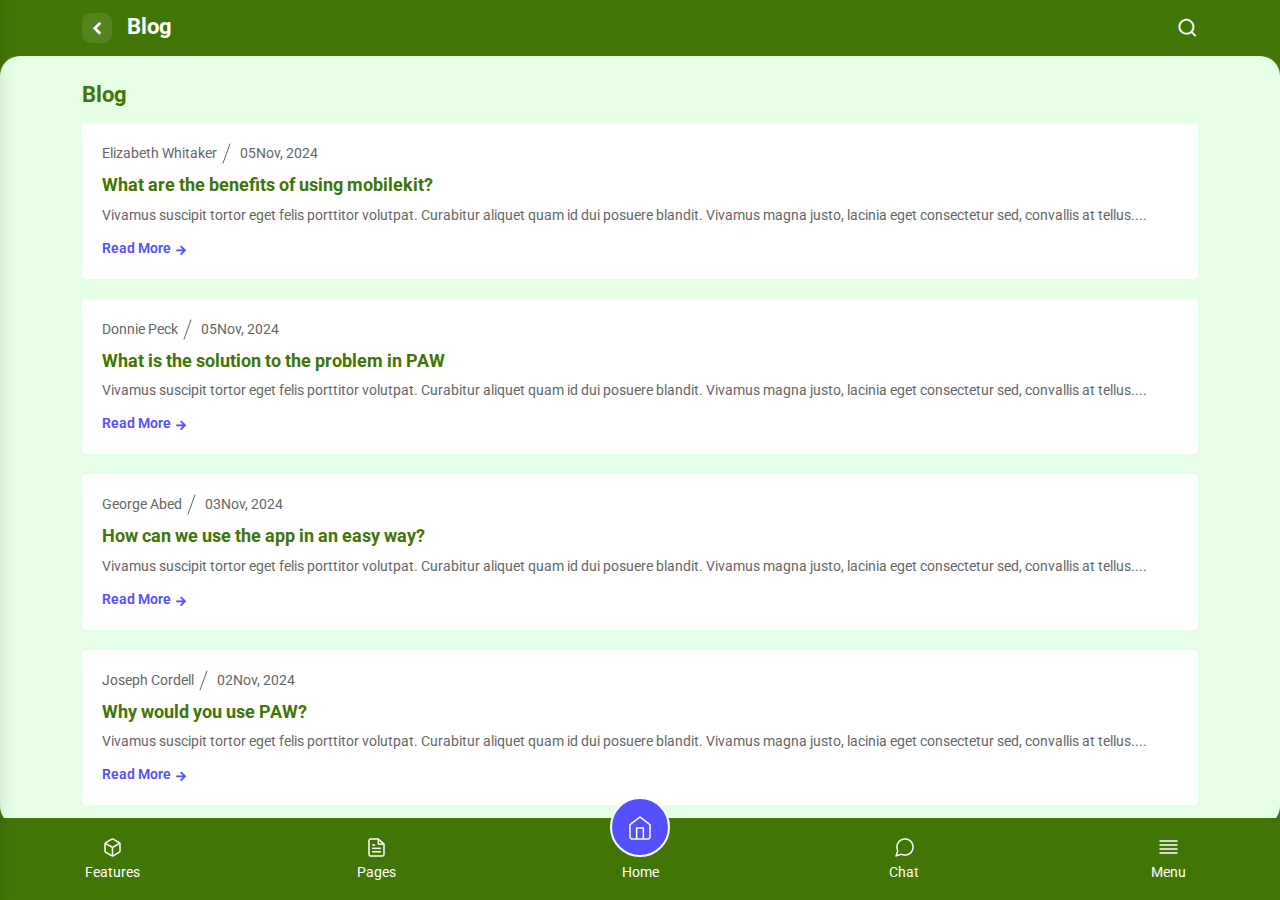
<file: blog.html>
<!DOCTYPE html>
<html lang="zxx">
	<head>
		<!-- Required meta tags -->
		<meta charset="utf-8">
		<meta name="viewport" content="width=device-width, initial-scale=1, shrink-to-fit=no">

		<!-- Links Of CSS File -->
		<link rel="stylesheet" href="assets/css/bootstrap.min.css">
		<link rel="stylesheet" href="assets/css/owl.theme.default.min.css">
		<link rel="stylesheet" href="assets/css/owl.carousel.min.css">
		<link rel="stylesheet" href="assets/css/flaticon.css">
		<link rel="stylesheet" href="assets/css/remixicon.css">
		<link rel="stylesheet" href="assets/css/ma5-menu.min.css">
		<link rel="stylesheet" href="assets/css/dark-mode.css">
		<link rel="stylesheet" href="assets/css/style.css">
		
		<!-- Favicon -->
		<link rel="icon" type="image/png" href="assets/images/favicon.png">
		<!-- Title -->
		<title>Ceemis</title>
	</head>
	<body>

		<!-- Start Preloader Area -->
		<div class="preloader" id="loader-style">
			<div class="preloader-wrap">
				<span></span>
				<span></span>
				<span></span>
				<span></span>
			</div>
		</div>
		<!-- End Preloader Area -->

		<!-- Start Navbar Area -->
		<div class="navbar-area p-0">
			<div class="container">
				<div class="row d-flex justify-content-between align-items-center">
					<ul class="site-menu">
						<li>
							<img src="assets/images/menu-icon/icon-1.png" alt="Images">
							<a href="home.html">
								Home
							</a>
						</li>
						<li>
							<img src="assets/images/menu-icon/icon-2.png" alt="Images">
							<a href="features.html">
								Features
							</a>
						</li>
						<li>
							<img src="assets/images/menu-icon/icon-3.png" alt="Images">
							<a href="home.html">
								Pages
							</a>
							<ul>
								<li></li>
								<li>
									<img src="assets/images/menu-icon/icon-14.png" alt="Images">
									<a href="about.html">
										About
									</a>
								</li>
								<li>
									<img src="assets/images/menu-icon/icon-14.png" alt="Images">
									<a href="profile.html">
										Profile
									</a>
								</li>
								<li>
									<img src="assets/images/menu-icon/icon-15.png" alt="Images">
									<a href="cover.html">
										Cover pages
									</a>
								</li>
								<li>
									<img src="assets/images/menu-icon/icon-16.png" alt="Images">
									<a href="account-edit.html">
										Account edit
									</a>
								</li>
								<li>
									<img src="assets/images/menu-icon/icon-17.png" alt="Images">
									<a href="chats.html">
										Chat
									</a>
								</li>
								<li>
									<img src="assets/images/menu-icon/icon-18.png" alt="Images">
									<a href="product.html">
										Product pages
									</a>
								</li>
								<li>
									<img src="assets/images/menu-icon/icon-19.png" alt="Images">
									<a href="cart.html">
										Cart
									</a>
								</li>
								<li>
									<img src="assets/images/menu-icon/icon-20.png" alt="Images">
									<a href="invoice.html">
										Invoice
									</a>
								</li>
								<li>
									<img src="assets/images/menu-icon/icon-21.png" alt="Images">
									<a href="event-calendar.html">
										Event calendar
									</a>
								</li>
								<li>
									<img src="assets/images/menu-icon/icon-22.png" alt="Images">
									<a href="index.html">
										Login
									</a>
								</li>
								<li>
									<img src="assets/images/menu-icon/icon-23.png" alt="Images">
									<a href="register.html">
										Register
									</a>
								</li>
								<li>
									<img src="assets/images/menu-icon/icon-24.png" alt="Images">
									<a href="forgot-password.html">
										Forgot password
									</a>
								</li>
								<li>
									<img src="assets/images/menu-icon/icon-25.png" alt="Images">
									<a href="faq.html">
										FAQ
									</a>
								</li>
								<li>
									<img src="assets/images/menu-icon/icon-27.png" alt="Images">
									<a href="blog.html">
										Blog
									</a>
								</li>
								<li>
									<img src="assets/images/menu-icon/icon-26.png" alt="Images">
									<a href="terms-conditions.html">
										Terms of service
									</a>
								</li>
							</ul>
						</li>
						<li>
							<img src="assets/images/menu-icon/icon-4.png" alt="Images">
							<a href="chats.html">
								Chats
							</a>
						</li>
						<li>
							<img src="assets/images/menu-icon/icon-26.png" alt="Images">
							<a href="action-sheets.html">
								Action sheets
							</a>
						</li>
						<li>
							<img src="assets/images/menu-icon/icon-26.png" alt="Images">
							<a href="faq.html">
								FAQ
							</a>
						</li>
						<li>
							<img src="assets/images/menu-icon/icon-5.png" alt="Images">
							<a href="contact.html">
								Contact
							</a>
						</li>
						<li>
							<img src="assets/images/menu-icon/icon-7.png" alt="Images">
							<a href="color-pack.html">
								Background color
							</a>
						</li>
						<li>
							<img src="assets/images/friends/friend-1.png" alt="Images">
							<a href="chats.html">
								Thompson
							</a>
						</li>
						<li>
							<img src="assets/images/friends/friend-2.png" alt="Images">
							<a href="chats.html">
								Guadalupe
							</a>
						</li>
						<li>
							<img src="assets/images/friends/friend-3.png" alt="Images">
							<a href="chats.html">
								Williams
							</a>
						</li>
						<li>
							<img src="assets/images/friends/friend-4.png" alt="Images">
							<a href="chats.html">
								Borchardt
							</a>
						</li>
					</ul>
				</div>
			</div>
		</div>
		<!-- End Navbar Area -->

		<!-- Start Section-title Area -->
		<div class="section-title mb-0 bg-color ptb-15">
			<div class="container">
				<div class="d-flex justify-content-between align-items-center">
					<h2 class="mb-0">
						<a href="home.html">
							<i class="ri-arrow-left-s-line"></i>
							Blog
						</a>
					</h2>
					<ul class="other-option">
						<li>
							<div class="option-item for-mobile-devices">
								<i class="search-btn ri-search-line"></i>
								<i class="close-btn ri-close-line"></i>
								
								<div class="search-overlay search-popup">
									<div class='search-box'>
										<form class="search-form">
											<input class="search-input" name="search" placeholder="Search" type="text">
	
											<button class="search-button" type="submit">
												<i class="ri-search-line"></i>
											</button>
										</form>
									</div>
								</div>
							</div>
						</li>
					</ul>
				</div>
			</div>
		</div>
		<!-- End Section-title Area -->
		
		<div class="bg-color-f5f8ff border-radius-20">
			<!-- Start Blog Area -->
			<div class="Blog-area ptb-30">
				<div class="container">
					<div class="section-title left-title">
						<h2>Blog</h2>
					</div>
					
					<div class="single-blog-item">
						<ul>
							<li>
								<a href="blog-details.html">Elizabeth Whitaker</a>
							</li>
							<li> 05Nov, 2024</li>
						</ul>
						<h3>
							<a href="blog-details.html">
								What are the benefits of using mobilekit?
							</a>
						</h3>
						<p>Vivamus suscipit tortor eget felis porttitor volutpat. Curabitur aliquet quam id dui posuere blandit. Vivamus magna justo, lacinia eget consectetur sed, convallis at tellus....</p>
						<a href="blog-details.html" class="read-more">
							Read More
							<i class="ri-arrow-right-line"></i>
						</a>
					</div>

					<div class="single-blog-item">
						<ul>
							<li>
								<a href="blog-details.html">Donnie Peck</a>
							</li>
							<li> 05Nov, 2024</li>
						</ul>
						<h3>
							<a href="blog-details.html">
								What is the solution to the problem in PAW
							</a>
						</h3>
						<p>Vivamus suscipit tortor eget felis porttitor volutpat. Curabitur aliquet quam id dui posuere blandit. Vivamus magna justo, lacinia eget consectetur sed, convallis at tellus....</p>
						<a href="blog-details.html" class="read-more">
							Read More
							<i class="ri-arrow-right-line"></i>
						</a>
					</div>

					<div class="single-blog-item">
						<ul>
							<li>
								<a href="blog-details.html">George Abed</a>
							</li>
							<li> 03Nov, 2024</li>
						</ul>
						<h3>
							<a href="blog-details.html">
								How can we use the app in an easy way?
							</a>
						</h3>
						<p>Vivamus suscipit tortor eget felis porttitor volutpat. Curabitur aliquet quam id dui posuere blandit. Vivamus magna justo, lacinia eget consectetur sed, convallis at tellus....</p>
						<a href="blog-details.html" class="read-more">
							Read More
							<i class="ri-arrow-right-line"></i>
						</a>
					</div>

					<div class="single-blog-item">
						<ul>
							<li>
								<a href="blog-details.html">Joseph Cordell</a>
							</li>
							<li> 02Nov, 2024</li>
						</ul>
						<h3>
							<a href="blog-details.html">
								Why would you use PAW?
							</a>
						</h3>
						<p>Vivamus suscipit tortor eget felis porttitor volutpat. Curabitur aliquet quam id dui posuere blandit. Vivamus magna justo, lacinia eget consectetur sed, convallis at tellus....</p>
						<a href="blog-details.html" class="read-more">
							Read More
							<i class="ri-arrow-right-line"></i>
						</a>
					</div>

					<div class="text-center">
						<a href="blog-details.html" class="read-more">
							<i class="ri-loader-line"></i>
							Load more
						</a>
					</div>
				</div>
			</div>
			<!-- Start Blog Area -->

			<!-- Start Dark Mode Area -->
			<div class="dark-mode-area pb-30">
				<div class="container">
					<div class="light-and-dark">
						<div class="row align-items-center">
							<div class="col">
								<div class="d-flex align-items-center">
									<img src="assets/images/icon/dark-icon.png" alt="Images">
									<div class="dark-content">
										<span>Tap to enable</span>
										<h3>Dark mode</h3>
									</div>
								</div>
							</div>
							<div class="col">
								<div class="dark-btn">
									<label class="switch">
										<input type="checkbox" id="darkSwitch">
										<span class="slider round"></span>
									</label>
								</div>
							</div>
						</div>
					</div>
				</div>
			</div>
			<!-- End Dark Mode Area -->

			<!-- Start Footer Area -->
			<div class="footer-area pt-30">
				<div class="container">
					<div class="footer-content">
						<a href="home.html" class="footer-logo">
							Qkita
						</a>
						<p>© Qkita is Proudly Owned by <a href="https://envytheme.com/" target="_blank">EnvyTheme</a></p>
						<ul>
							<li>
								<a href="https://facebook.com/" target="_blank">
									<img src="assets/images/icon/facebook.png" alt="Images">
								</a>
							</li>
							<li>
								<a href="https://twitter.com/" target="_blank">
									<img src="assets/images/icon/twitter.png" alt="Images">
								</a>
							</li>
							<li>
								<a href="https://linkedin.com/" target="_blank">
									<img src="assets/images/icon/linkedin.png" alt="Images">
								</a>
							</li>
							<li>
								<a href="https://whatsapp.com/" target="_blank">
									<img src="assets/images/icon/whattsapp.png" alt="Images">
								</a>
							</li>
							<li>
								<a href="https://instagram.com/" target="_blank">
									<img src="assets/images/icon/instagram.png" alt="Images">
								</a>
							</li>
						</ul>
						<div class="policy d-flex justify-content-between align-items-center">
							<a href="privacy-policy.html">Privacy Policy</a>
							<div class="go-top">Back to Top</div>
							<a href="terms-conditions.html">Terms of Service</a>
						</div>
					</div>
				</div>
			</div>
			<!-- End Footer Area -->
		</div>

		<!-- Start App Navbar Area -->
		<div class="app-navbar-area">
			<div class="container">
				<ul class="d-flex justify-content-between align-items-end">
					<li>
						<a href="features.html">
							<div class="icon">
								<img src="assets/images/icon/features-icon.png" alt="Images">
							</div>
							<span>Features</span>
						</a>
					</li>
					<li>
						<a href="features.html">
							<div class="icon">
								<img src="assets/images/icon/pages.png" alt="Images">
							</div>
							<span>Pages</span>
						</a>
					</li>
					<li>
						<a href="home.html" class="active">
							<div class="icon">
								<img src="assets/images/icon/home-icon.png" alt="Images">
							</div>
							<span>Home</span>
						</a>
					</li>
					<li>
						<a href="chats.html">
							<div class="icon">
								<img src="assets/images/icon/chat-icon.png" alt="Images">
							</div>
							<span>Chat</span>
						</a>
					</li>
					<li>
						<div class="icon ma5menu__toggle">
							<img src="assets/images/icon/menu-icon.png" alt="Images">
							<span>Menu</span>
						</div>
					</li>
				</ul>
			</div>
		</div>
		<!-- End App Navbar Area -->

		<!-- Links of JS File -->
		<script src="assets/js/jquery.min.js"></script>
		<script src="assets/js/bootstrap.bundle.min.js"></script>
		<script src="assets/js/owl.carousel.min.js"></script>
		<script src="assets/js/carousel-thumbs.min.js"></script>
		<script src="assets/js/dark-mode-switch.min.js"></script>
		<script src="assets/js/ma5-menu.min.js"></script>
		<script src="assets/js/calendar.js"></script>
		<script src="assets/js/form-validator.min.js"></script>
		<script src="assets/js/contact-form-script.js"></script>
		<script src="assets/js/apexcharts.min.js"></script>
		<script src="assets/js/apex-custom-pie-donut-chart.js"></script>
		<script src="assets/js/custom.js"></script>
	</body>
</html>
</file>
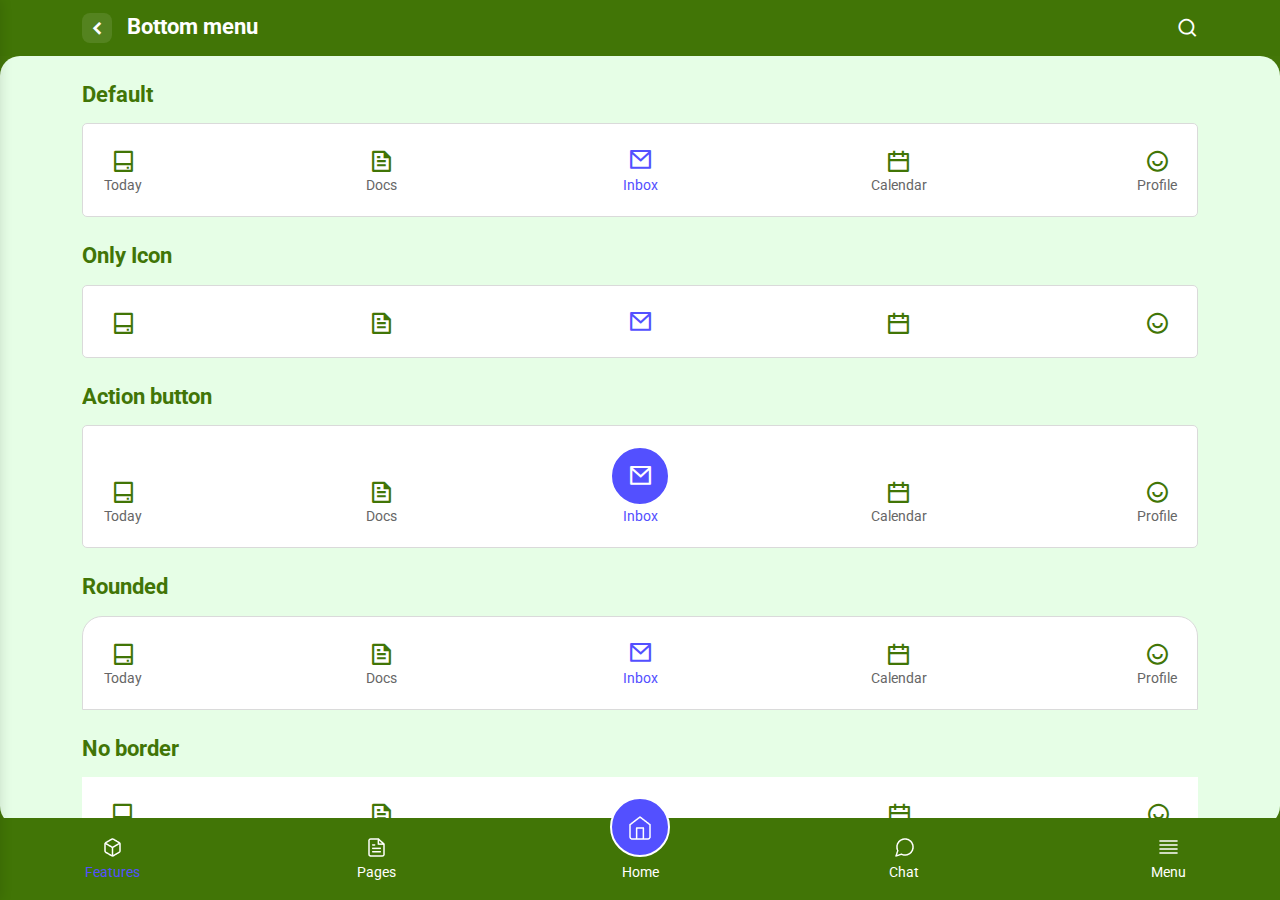
<file: bottom-menu.html>
<!DOCTYPE html>
<html lang="zxx">
	<head>
		<!-- Required meta tags -->
		<meta charset="utf-8">
		<meta name="viewport" content="width=device-width, initial-scale=1, shrink-to-fit=no">

		<!-- Links Of CSS File -->
		<link rel="stylesheet" href="assets/css/bootstrap.min.css">
		<link rel="stylesheet" href="assets/css/owl.theme.default.min.css">
		<link rel="stylesheet" href="assets/css/owl.carousel.min.css">
		<link rel="stylesheet" href="assets/css/flaticon.css">
		<link rel="stylesheet" href="assets/css/remixicon.css">
		<link rel="stylesheet" href="assets/css/ma5-menu.min.css">
		<link rel="stylesheet" href="assets/css/dark-mode.css">
		<link rel="stylesheet" href="assets/css/style.css">
		
		<!-- Favicon -->
		<link rel="icon" type="image/png" href="assets/images/favicon.png">
		<!-- Title -->
		<title>Ceemis</title>
	</head>
	<body>

		<!-- Start Preloader Area -->
		<div class="preloader" id="loader-style">
			<div class="preloader-wrap">
				<span></span>
				<span></span>
				<span></span>
				<span></span>
			</div>
		</div>
		<!-- End Preloader Area -->

		<!-- Start Navbar Area -->
		<div class="navbar-area p-0">
			<div class="container">
				<div class="row d-flex justify-content-between align-items-center">
					<ul class="site-menu">
						<li>
							<img src="assets/images/menu-icon/icon-1.png" alt="Images">
							<a href="home.html">
								Home
							</a>
						</li>
						<li>
							<img src="assets/images/menu-icon/icon-2.png" alt="Images">
							<a href="features.html">
								Features
							</a>
						</li>
						<li>
							<img src="assets/images/menu-icon/icon-3.png" alt="Images">
							<a href="home.html">
								Pages
							</a>
							<ul>
								<li></li>
								<li>
									<img src="assets/images/menu-icon/icon-14.png" alt="Images">
									<a href="about.html">
										About
									</a>
								</li>
								<li>
									<img src="assets/images/menu-icon/icon-14.png" alt="Images">
									<a href="profile.html">
										Profile
									</a>
								</li>
								<li>
									<img src="assets/images/menu-icon/icon-15.png" alt="Images">
									<a href="cover.html">
										Cover pages
									</a>
								</li>
								<li>
									<img src="assets/images/menu-icon/icon-16.png" alt="Images">
									<a href="account-edit.html">
										Account edit
									</a>
								</li>
								<li>
									<img src="assets/images/menu-icon/icon-17.png" alt="Images">
									<a href="chats.html">
										Chat
									</a>
								</li>
								<li>
									<img src="assets/images/menu-icon/icon-18.png" alt="Images">
									<a href="product.html">
										Product pages
									</a>
								</li>
								<li>
									<img src="assets/images/menu-icon/icon-19.png" alt="Images">
									<a href="cart.html">
										Cart
									</a>
								</li>
								<li>
									<img src="assets/images/menu-icon/icon-20.png" alt="Images">
									<a href="invoice.html">
										Invoice
									</a>
								</li>
								<li>
									<img src="assets/images/menu-icon/icon-21.png" alt="Images">
									<a href="event-calendar.html">
										Event calendar
									</a>
								</li>
								<li>
									<img src="assets/images/menu-icon/icon-22.png" alt="Images">
									<a href="index.html">
										Login
									</a>
								</li>
								<li>
									<img src="assets/images/menu-icon/icon-23.png" alt="Images">
									<a href="register.html">
										Register
									</a>
								</li>
								<li>
									<img src="assets/images/menu-icon/icon-24.png" alt="Images">
									<a href="forgot-password.html">
										Forgot password
									</a>
								</li>
								<li>
									<img src="assets/images/menu-icon/icon-25.png" alt="Images">
									<a href="faq.html">
										FAQ
									</a>
								</li>
								<li>
									<img src="assets/images/menu-icon/icon-27.png" alt="Images">
									<a href="blog.html">
										Blog
									</a>
								</li>
								<li>
									<img src="assets/images/menu-icon/icon-26.png" alt="Images">
									<a href="terms-conditions.html">
										Terms of service
									</a>
								</li>
							</ul>
						</li>
						<li>
							<img src="assets/images/menu-icon/icon-4.png" alt="Images">
							<a href="chats.html">
								Chats
							</a>
						</li>
						<li>
							<img src="assets/images/menu-icon/icon-26.png" alt="Images">
							<a href="action-sheets.html">
								Action sheets
							</a>
						</li>
						<li>
							<img src="assets/images/menu-icon/icon-26.png" alt="Images">
							<a href="faq.html">
								FAQ
							</a>
						</li>
						<li>
							<img src="assets/images/menu-icon/icon-5.png" alt="Images">
							<a href="contact.html">
								Contact
							</a>
						</li>
						<li>
							<img src="assets/images/menu-icon/icon-7.png" alt="Images">
							<a href="color-pack.html">
								Background color
							</a>
						</li>
						<li>
							<img src="assets/images/friends/friend-1.png" alt="Images">
							<a href="chats.html">
								Thompson
							</a>
						</li>
						<li>
							<img src="assets/images/friends/friend-2.png" alt="Images">
							<a href="chats.html">
								Guadalupe
							</a>
						</li>
						<li>
							<img src="assets/images/friends/friend-3.png" alt="Images">
							<a href="chats.html">
								Williams
							</a>
						</li>
						<li>
							<img src="assets/images/friends/friend-4.png" alt="Images">
							<a href="chats.html">
								Borchardt
							</a>
						</li>
					</ul>
				</div>
			</div>
		</div>
		<!-- End Navbar Area -->

		<!-- Start Section-title Area -->
		<div class="section-title mb-0 bg-color ptb-15">
			<div class="container">
				<div class="d-flex justify-content-between align-items-center">
					<h2 class="mb-0">
						<a href="features.html">
							<i class="ri-arrow-left-s-line"></i>
							Bottom menu
						</a>
					</h2>
					<ul class="other-option">
						<li>
							<div class="option-item for-mobile-devices">
								<i class="search-btn ri-search-line"></i>
								<i class="close-btn ri-close-line"></i>
								
								<div class="search-overlay search-popup">
									<div class='search-box'>
										<form class="search-form">
											<input class="search-input" name="search" placeholder="Search" type="text">
	
											<button class="search-button" type="submit">
												<i class="ri-search-line"></i>
											</button>
										</form>
									</div>
								</div>
							</div>
						</li>
					</ul>
				</div>
			</div>
		</div>
		<!-- End Section-title Area -->
		
		<div class="bg-color-f5f8ff border-radius-20">
			<!-- Start Bottom Menu Area -->
			<div class="bottom-menu-area ptb-30">
				<div class="container">
					<div class="section-title left-title">
						<h2>Default</h2>
					</div>

					<!-- Start Default Area -->
					<div class="app-navbar-area default-menu">
						<ul class="d-flex justify-content-between align-items-end">
							<li>
								<a href="features.html">
									<div class="icon">
										<i class="ri-hard-drive-2-line"></i>
									</div>
									<span>Today</span>
								</a>
							</li>
							<li>
								<a href="features.html">
									<div class="icon">
										<i class="ri-file-text-line"></i>
									</div>
									<span>Docs</span>
								</a>
							</li>
							<li>
								<a href="home.html" class="active">
									<div class="icon">
										<i class="ri-mail-line"></i>
									</div>
									<span>Inbox</span>
								</a>
							</li>
							<li>
								<a href="chats.html">
									<div class="icon">
										<i class="ri-calendar-line"></i>
									</div>
									<span>Calendar</span>
								</a>
							</li>
							<li>
								<a href="home.html">
									<div class="icon">
										<i class="ri-user-smile-line"></i>
									</div>
									<span>Profile</span>
								</a>
							</li>
						</ul>
					</div>
					<!-- End Default Area -->

					<div class="section-title left-title pt-30">
						<h2>Only Icon</h2>
					</div>

					<!-- Start Default Area -->
					<div class="app-navbar-area default-menu">
						<ul class="d-flex justify-content-between align-items-end">
							<li>
								<a href="features.html" class="active-p">
									<div class="icon">
										<i class="ri-hard-drive-2-line"></i>
									</div>
								</a>
							</li>
							<li>
								<a href="features.html">
									<div class="icon">
										<i class="ri-file-text-line"></i>
									</div>
								</a>
							</li>
							<li>
								<a href="home.html" class="active">
									<div class="icon">
										<i class="ri-mail-line"></i>
									</div>
								</a>
							</li>
							<li>
								<a href="chats.html">
									<div class="icon">
										<i class="ri-calendar-line"></i>
									</div>
								</a>
							</li>
							<li>
								<a href="home.html">
									<div class="icon">
										<i class="ri-user-smile-line"></i>
									</div>
								</a>
							</li>
						</ul>
					</div>
					<!-- End Default Area -->

					<div class="section-title left-title pt-30">
						<h2>Action button</h2>
					</div>

					<!-- Start Default Area -->
					<div class="app-navbar-area default-menu">
						<ul class="d-flex justify-content-between align-items-end">
							<li>
								<a href="features.html" class="active-p">
									<div class="icon">
										<i class="ri-hard-drive-2-line"></i>
									</div>
									<span>Today</span>
								</a>
							</li>
							<li>
								<a href="features.html">
									<div class="icon">
										<i class="ri-file-text-line"></i>
									</div>
									<span>Docs</span>
								</a>
							</li>
							<li>
								<a href="home.html" class="active">
									<div class="icon active">
										<i class="ri-mail-line"></i>
									</div>
									<span>Inbox</span>
								</a>
							</li>
							<li>
								<a href="chats.html">
									<div class="icon">
										<i class="ri-calendar-line"></i>
									</div>
									<span>Calendar</span>
								</a>
							</li>
							<li>
								<a href="home.html">
									<div class="icon">
										<i class="ri-user-smile-line"></i>
									</div>
									<span>Profile</span>
								</a>
							</li>
						</ul>
					</div>
					<!-- End Default Area -->

					<div class="section-title left-title pt-30">
						<h2>Rounded</h2>
					</div>

					<!-- Start Default Area -->
					<div class="app-navbar-area default-menu border-radius">
						<ul class="d-flex justify-content-between align-items-end">
							<li>
								<a href="features.html" class="active-p">
									<div class="icon">
										<i class="ri-hard-drive-2-line"></i>
									</div>
									<span>Today</span>
								</a>
							</li>
							<li>
								<a href="features.html">
									<div class="icon">
										<i class="ri-file-text-line"></i>
									</div>
									<span>Docs</span>
								</a>
							</li>
							<li>
								<a href="home.html" class="active">
									<div class="icon">
										<i class="ri-mail-line"></i>
									</div>
									<span>Inbox</span>
								</a>
							</li>
							<li>
								<a href="chats.html">
									<div class="icon">
										<i class="ri-calendar-line"></i>
									</div>
									<span>Calendar</span>
								</a>
							</li>
							<li>
								<a href="home.html">
									<div class="icon">
										<i class="ri-user-smile-line"></i>
									</div>
									<span>Profile</span>
								</a>
							</li>
						</ul>
					</div>
					<!-- End Default Area -->

					<div class="section-title left-title pt-30">
						<h2>No border</h2>
					</div>

					<!-- Start Default Area -->
					<div class="app-navbar-area default-menu border-0 rounded-0">
						<ul class="d-flex justify-content-between align-items-end">
							<li>
								<a href="features.html" class="active-p">
									<div class="icon">
										<i class="ri-hard-drive-2-line"></i>
									</div>
									<span>Today</span>
								</a>
							</li>
							<li>
								<a href="features.html">
									<div class="icon">
										<i class="ri-file-text-line"></i>
									</div>
									<span>Docs</span>
								</a>
							</li>
							<li>
								<a href="home.html" class="active">
									<div class="icon">
										<i class="ri-mail-line"></i>
									</div>
									<span>Inbox</span>
								</a>
							</li>
							<li>
								<a href="chats.html">
									<div class="icon">
										<i class="ri-calendar-line"></i>
									</div>
									<span>Calendar</span>
								</a>
							</li>
							<li>
								<a href="home.html">
									<div class="icon">
										<i class="ri-user-smile-line"></i>
									</div>
									<span>Profile</span>
								</a>
							</li>
						</ul>
					</div>
					<!-- End Default Area -->

					<div class="section-title left-title pt-30">
						<h2>Primary</h2>
					</div>

					<!-- Start Default Area -->
					<div class="app-navbar-area default-menu primary-bg border-0 rounded-0">
						<ul class="d-flex justify-content-between align-items-end">
							<li>
								<a href="features.html" class="active-p">
									<div class="icon">
										<i class="ri-hard-drive-2-line"></i>
									</div>
									<span>Today</span>
								</a>
							</li>
							<li>
								<a href="features.html">
									<div class="icon">
										<i class="ri-file-text-line"></i>
									</div>
									<span>Docs</span>
								</a>
							</li>
							<li>
								<a href="home.html">
									<div class="icon">
										<i class="ri-mail-line"></i>
									</div>
									<span>Inbox</span>
								</a>
							</li>
							<li>
								<a href="chats.html">
									<div class="icon">
										<i class="ri-calendar-line"></i>
									</div>
									<span>Calendar</span>
								</a>
							</li>
							<li>
								<a href="home.html">
									<div class="icon">
										<i class="ri-user-smile-line"></i>
									</div>
									<span>Profile</span>
								</a>
							</li>
						</ul>
					</div>
					<!-- End Default Area -->

					<div class="section-title left-title pt-30">
						<h2>Success</h2>
					</div>

					<!-- Start Default Area -->
					<div class="app-navbar-area default-menu success-bg border-0 rounded-0">
						<ul class="d-flex justify-content-between align-items-end">
							<li>
								<a href="features.html" class="active-p">
									<div class="icon">
										<i class="ri-hard-drive-2-line"></i>
									</div>
									<span>Today</span>
								</a>
							</li>
							<li>
								<a href="features.html">
									<div class="icon">
										<i class="ri-file-text-line"></i>
									</div>
									<span>Docs</span>
								</a>
							</li>
							<li>
								<a href="home.html">
									<div class="icon">
										<i class="ri-mail-line"></i>
									</div>
									<span>Inbox</span>
								</a>
							</li>
							<li>
								<a href="chats.html">
									<div class="icon">
										<i class="ri-calendar-line"></i>
									</div>
									<span>Calendar</span>
								</a>
							</li>
							<li>
								<a href="home.html">
									<div class="icon">
										<i class="ri-user-smile-line"></i>
									</div>
									<span>Profile</span>
								</a>
							</li>
						</ul>
					</div>

					<!-- End Default Area -->
					<div class="section-title left-title pt-30">
						<h2>Danger</h2>
					</div>

					<!-- Start Default Area -->
					<div class="app-navbar-area default-menu danger-bg border-0 rounded-0">
						<ul class="d-flex justify-content-between align-items-end">
							<li>
								<a href="features.html" class="active-p">
									<div class="icon">
										<i class="ri-hard-drive-2-line"></i>
									</div>
									<span>Today</span>
								</a>
							</li>
							<li>
								<a href="features.html">
									<div class="icon">
										<i class="ri-file-text-line"></i>
									</div>
									<span>Docs</span>
								</a>
							</li>
							<li>
								<a href="home.html">
									<div class="icon">
										<i class="ri-mail-line"></i>
									</div>
									<span>Inbox</span>
								</a>
							</li>
							<li>
								<a href="chats.html">
									<div class="icon">
										<i class="ri-calendar-line"></i>
									</div>
									<span>Calendar</span>
								</a>
							</li>
							<li>
								<a href="home.html">
									<div class="icon">
										<i class="ri-user-smile-line"></i>
									</div>
									<span>Profile</span>
								</a>
							</li>
						</ul>
					</div>

					<!-- End Default Area -->
					<div class="section-title left-title pt-30">
						<h2>Warning </h2>
					</div>

					<!-- Start Default Area -->
					<div class="app-navbar-area default-menu warning -bg border-0 rounded-0">
						<ul class="d-flex justify-content-between align-items-end">
							<li>
								<a href="features.html" class="active-p">
									<div class="icon">
										<i class="ri-hard-drive-2-line"></i>
									</div>
									<span>Today</span>
								</a>
							</li>
							<li>
								<a href="features.html">
									<div class="icon">
										<i class="ri-file-text-line"></i>
									</div>
									<span>Docs</span>
								</a>
							</li>
							<li>
								<a href="home.html">
									<div class="icon">
										<i class="ri-mail-line"></i>
									</div>
									<span>Inbox</span>
								</a>
							</li>
							<li>
								<a href="chats.html">
									<div class="icon">
										<i class="ri-calendar-line"></i>
									</div>
									<span>Calendar</span>
								</a>
							</li>
							<li>
								<a href="home.html">
									<div class="icon">
										<i class="ri-user-smile-line"></i>
									</div>
									<span>Profile</span>
								</a>
							</li>
						</ul>
					</div>

					<!-- End Default Area -->
					<div class="section-title left-title pt-30">
						<h2>Info</h2>
					</div>

					<!-- Start Default Area -->
					<div class="app-navbar-area default-menu info-bg border-0 rounded-0">
						<ul class="d-flex justify-content-between align-items-end">
							<li>
								<a href="features.html" class="active-p">
									<div class="icon">
										<i class="ri-hard-drive-2-line"></i>
									</div>
									<span>Today</span>
								</a>
							</li>
							<li>
								<a href="features.html">
									<div class="icon">
										<i class="ri-file-text-line"></i>
									</div>
									<span>Docs</span>
								</a>
							</li>
							<li>
								<a href="home.html">
									<div class="icon">
										<i class="ri-mail-line"></i>
									</div>
									<span>Inbox</span>
								</a>
							</li>
							<li>
								<a href="chats.html">
									<div class="icon">
										<i class="ri-calendar-line"></i>
									</div>
									<span>Calendar</span>
								</a>
							</li>
							<li>
								<a href="home.html">
									<div class="icon">
										<i class="ri-user-smile-line"></i>
									</div>
									<span>Profile</span>
								</a>
							</li>
						</ul>
					</div>
					<!-- End Default Area -->
				</div>
			</div>
			<!-- Start Bottom Menu Area -->

			<!-- Start Dark Mode Area -->
			<div class="dark-mode-area pb-30">
				<div class="container">
					<div class="light-and-dark">
						<div class="row align-items-center">
							<div class="col">
								<div class="d-flex align-items-center">
									<img src="assets/images/icon/dark-icon.png" alt="Images">
									<div class="dark-content">
										<span>Tap to enable</span>
										<h3>Dark mode</h3>
									</div>
								</div>
							</div>
							<div class="col">
								<div class="dark-btn">
									<label class="switch">
										<input type="checkbox" id="darkSwitch">
										<span class="slider round"></span>
									</label>
								</div>
							</div>
						</div>
					</div>
				</div>
			</div>
			<!-- End Dark Mode Area -->

			<!-- Start Footer Area -->
			<div class="footer-area pt-30">
				<div class="container">
					<div class="footer-content">
						<a href="home.html" class="footer-logo">
							Qkita
						</a>
						<p>© Qkita is Proudly Owned by <a href="https://envytheme.com/" target="_blank">EnvyTheme</a></p>
						<ul>
							<li>
								<a href="https://facebook.com/" target="_blank">
									<img src="assets/images/icon/facebook.png" alt="Images">
								</a>
							</li>
							<li>
								<a href="https://twitter.com/" target="_blank">
									<img src="assets/images/icon/twitter.png" alt="Images">
								</a>
							</li>
							<li>
								<a href="https://linkedin.com/" target="_blank">
									<img src="assets/images/icon/linkedin.png" alt="Images">
								</a>
							</li>
							<li>
								<a href="https://whatsapp.com/" target="_blank">
									<img src="assets/images/icon/whattsapp.png" alt="Images">
								</a>
							</li>
							<li>
								<a href="https://instagram.com/" target="_blank">
									<img src="assets/images/icon/instagram.png" alt="Images">
								</a>
							</li>
						</ul>
						<div class="policy d-flex justify-content-between align-items-center">
							<a href="privacy-policy.html">Privacy Policy</a>
							<div class="go-top">Back to Top</div>
							<a href="terms-conditions.html">Terms of Service</a>
						</div>
					</div>
				</div>
			</div>
			<!-- End Footer Area -->
		</div>

		<!-- Start App Navbar Area -->
		<div class="app-navbar-area">
			<div class="container">
				<ul class="d-flex justify-content-between align-items-end">
					<li>
						<a href="features.html" class="active-p">
							<div class="icon">
								<img src="assets/images/icon/features-icon.png" alt="Images">
							</div>
							<span>Features</span>
						</a>
					</li>
					<li>
						<a href="features.html">
							<div class="icon">
								<img src="assets/images/icon/pages.png" alt="Images">
							</div>
							<span>Pages</span>
						</a>
					</li>
					<li>
						<a href="home.html" class="active">
							<div class="icon">
								<img src="assets/images/icon/home-icon.png" alt="Images">
							</div>
							<span>Home</span>
						</a>
					</li>
					<li>
						<a href="chats.html">
							<div class="icon">
								<img src="assets/images/icon/chat-icon.png" alt="Images">
							</div>
							<span>Chat</span>
						</a>
					</li>
					<li>
						<div class="icon ma5menu__toggle">
							<img src="assets/images/icon/menu-icon.png" alt="Images">
							<span>Menu</span>
						</div>
					</li>
				</ul>
			</div>
		</div>
		<!-- End App Navbar Area -->

		<!-- Links of JS File -->
		<script src="assets/js/jquery.min.js"></script>
		<script src="assets/js/bootstrap.bundle.min.js"></script>
		<script src="assets/js/owl.carousel.min.js"></script>
		<script src="assets/js/carousel-thumbs.min.js"></script>
		<script src="assets/js/dark-mode-switch.min.js"></script>
		<script src="assets/js/ma5-menu.min.js"></script>
		<script src="assets/js/calendar.js"></script>
		<script src="assets/js/form-validator.min.js"></script>
		<script src="assets/js/contact-form-script.js"></script>
		<script src="assets/js/apexcharts.min.js"></script>
		<script src="assets/js/apex-custom-pie-donut-chart.js"></script>
		<script src="assets/js/custom.js"></script>
	</body>
</html>
</file>
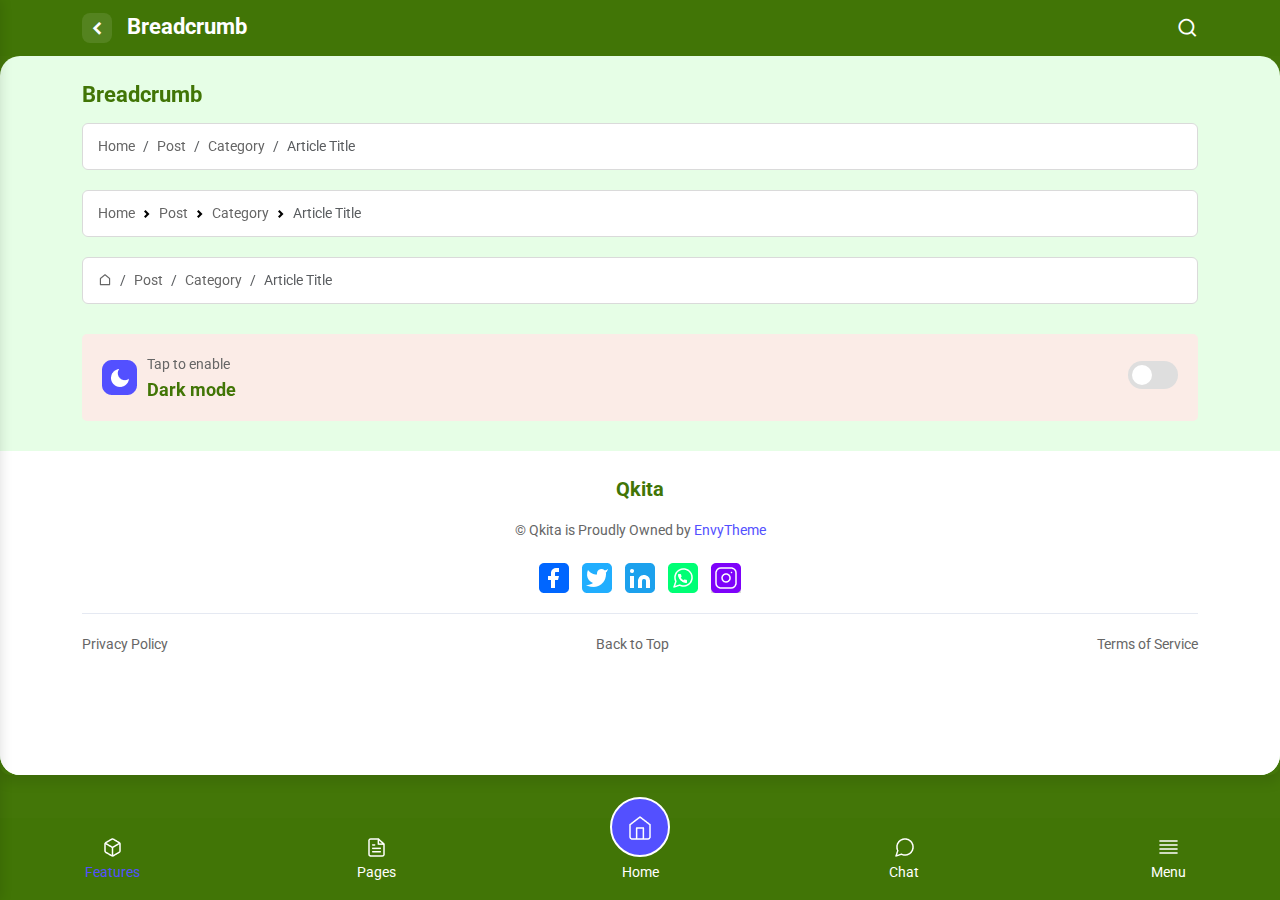
<file: breadcrumb.html>
<!DOCTYPE html>
<html lang="zxx">
	<head>
		<!-- Required meta tags -->
		<meta charset="utf-8">
		<meta name="viewport" content="width=device-width, initial-scale=1, shrink-to-fit=no">

		<!-- Links Of CSS File -->
		<link rel="stylesheet" href="assets/css/bootstrap.min.css">
		<link rel="stylesheet" href="assets/css/owl.theme.default.min.css">
		<link rel="stylesheet" href="assets/css/owl.carousel.min.css">
		<link rel="stylesheet" href="assets/css/flaticon.css">
		<link rel="stylesheet" href="assets/css/remixicon.css">
		<link rel="stylesheet" href="assets/css/ma5-menu.min.css">
		<link rel="stylesheet" href="assets/css/dark-mode.css">
		<link rel="stylesheet" href="assets/css/style.css">
		
		<!-- Favicon -->
		<link rel="icon" type="image/png" href="assets/images/favicon.png">
		<!-- Title -->
		<title>Ceemis</title>
	</head>
	<body>

		<!-- Start Preloader Area -->
		<div class="preloader" id="loader-style">
			<div class="preloader-wrap">
				<span></span>
				<span></span>
				<span></span>
				<span></span>
			</div>
		</div>
		<!-- End Preloader Area -->

		<!-- Start Navbar Area -->
		<div class="navbar-area p-0">
			<div class="container">
				<div class="row d-flex justify-content-between align-items-center">
					<ul class="site-menu">
						<li>
							<img src="assets/images/menu-icon/icon-1.png" alt="Images">
							<a href="home.html">
								Home
							</a>
						</li>
						<li>
							<img src="assets/images/menu-icon/icon-2.png" alt="Images">
							<a href="features.html">
								Features
							</a>
						</li>
						<li>
							<img src="assets/images/menu-icon/icon-3.png" alt="Images">
							<a href="home.html">
								Pages
							</a>
							<ul>
								<li></li>
								<li>
									<img src="assets/images/menu-icon/icon-14.png" alt="Images">
									<a href="about.html">
										About
									</a>
								</li>
								<li>
									<img src="assets/images/menu-icon/icon-14.png" alt="Images">
									<a href="profile.html">
										Profile
									</a>
								</li>
								<li>
									<img src="assets/images/menu-icon/icon-15.png" alt="Images">
									<a href="cover.html">
										Cover pages
									</a>
								</li>
								<li>
									<img src="assets/images/menu-icon/icon-16.png" alt="Images">
									<a href="account-edit.html">
										Account edit
									</a>
								</li>
								<li>
									<img src="assets/images/menu-icon/icon-17.png" alt="Images">
									<a href="chats.html">
										Chat
									</a>
								</li>
								<li>
									<img src="assets/images/menu-icon/icon-18.png" alt="Images">
									<a href="product.html">
										Product pages
									</a>
								</li>
								<li>
									<img src="assets/images/menu-icon/icon-19.png" alt="Images">
									<a href="cart.html">
										Cart
									</a>
								</li>
								<li>
									<img src="assets/images/menu-icon/icon-20.png" alt="Images">
									<a href="invoice.html">
										Invoice
									</a>
								</li>
								<li>
									<img src="assets/images/menu-icon/icon-21.png" alt="Images">
									<a href="event-calendar.html">
										Event calendar
									</a>
								</li>
								<li>
									<img src="assets/images/menu-icon/icon-22.png" alt="Images">
									<a href="index.html">
										Login
									</a>
								</li>
								<li>
									<img src="assets/images/menu-icon/icon-23.png" alt="Images">
									<a href="register.html">
										Register
									</a>
								</li>
								<li>
									<img src="assets/images/menu-icon/icon-24.png" alt="Images">
									<a href="forgot-password.html">
										Forgot password
									</a>
								</li>
								<li>
									<img src="assets/images/menu-icon/icon-25.png" alt="Images">
									<a href="faq.html">
										FAQ
									</a>
								</li>
								<li>
									<img src="assets/images/menu-icon/icon-27.png" alt="Images">
									<a href="blog.html">
										Blog
									</a>
								</li>
								<li>
									<img src="assets/images/menu-icon/icon-26.png" alt="Images">
									<a href="terms-conditions.html">
										Terms of service
									</a>
								</li>
							</ul>
						</li>
						<li>
							<img src="assets/images/menu-icon/icon-4.png" alt="Images">
							<a href="chats.html">
								Chats
							</a>
						</li>
						<li>
							<img src="assets/images/menu-icon/icon-26.png" alt="Images">
							<a href="action-sheets.html">
								Action sheets
							</a>
						</li>
						<li>
							<img src="assets/images/menu-icon/icon-26.png" alt="Images">
							<a href="faq.html">
								FAQ
							</a>
						</li>
						<li>
							<img src="assets/images/menu-icon/icon-5.png" alt="Images">
							<a href="contact.html">
								Contact
							</a>
						</li>
						<li>
							<img src="assets/images/menu-icon/icon-7.png" alt="Images">
							<a href="color-pack.html">
								Background color
							</a>
						</li>
						<li>
							<img src="assets/images/friends/friend-1.png" alt="Images">
							<a href="chats.html">
								Thompson
							</a>
						</li>
						<li>
							<img src="assets/images/friends/friend-2.png" alt="Images">
							<a href="chats.html">
								Guadalupe
							</a>
						</li>
						<li>
							<img src="assets/images/friends/friend-3.png" alt="Images">
							<a href="chats.html">
								Williams
							</a>
						</li>
						<li>
							<img src="assets/images/friends/friend-4.png" alt="Images">
							<a href="chats.html">
								Borchardt
							</a>
						</li>
					</ul>
				</div>
			</div>
		</div>
		<!-- End Navbar Area -->

		<!-- Start Section-title Area -->
		<div class="section-title mb-0 bg-color ptb-15">
			<div class="container">
				<div class="d-flex justify-content-between align-items-center">
					<h2 class="mb-0">
						<a href="features.html">
							<i class="ri-arrow-left-s-line"></i>
							Breadcrumb
						</a>
					</h2>
					<ul class="other-option">
						<li>
							<div class="option-item for-mobile-devices">
								<i class="search-btn ri-search-line"></i>
								<i class="close-btn ri-close-line"></i>
								
								<div class="search-overlay search-popup">
									<div class='search-box'>
										<form class="search-form">
											<input class="search-input" name="search" placeholder="Search" type="text">
	
											<button class="search-button" type="submit">
												<i class="ri-search-line"></i>
											</button>
										</form>
									</div>
								</div>
							</div>
						</li>
					</ul>
				</div>
			</div>
		</div>
		<!-- End Section-title Area -->
		
		<div class="bg-color-f5f8ff border-radius-20">
			<!-- Start Breadcrumb Area -->
			<div class="breadcrumb-area ptb-30">
				<div class="container">
					<div class="section-title left-title">
						<h2>Breadcrumb</h2>
					</div>

					<nav aria-label="breadcrumb" class="breadcrumb-nav custom rounded">
						<ol class="breadcrumb">
							<li class="breadcrumb-item"><a href="breadcrumb.html">Home</a></li>
							<li class="breadcrumb-item"><a href="breadcrumb.html">Post</a></li>
							<li class="breadcrumb-item"><a href="breadcrumb.html">Category</a></li>
							<li class="breadcrumb-item active" aria-current="page">Article Title</li>
						</ol>
					</nav>
					<nav style="--bs-breadcrumb-divider: url(&#34;data:image/svg+xml,%3Csvg xmlns='http://www.w3.org/2000/svg' width='8' height='8'%3E%3Cpath d='M2.5 0L1 1.5 3.5 4 1 6.5 2.5 8l4-4-4-4z' fill='currentColor'/%3E%3C/svg%3E&#34;);" aria-label="breadcrumb" class="breadcrumb-nav custom rounded">
						<ol class="breadcrumb">
							<li class="breadcrumb-item"><a href="breadcrumb.html">Home</a></li>
							<li class="breadcrumb-item"><a href="breadcrumb.html">Post</a></li>
							<li class="breadcrumb-item"><a href="breadcrumb.html">Category</a></li>
							<li class="breadcrumb-item active" aria-current="page">Article Title</li>
						</ol>
					</nav>
					<nav aria-label="breadcrumb" class="breadcrumb-nav custom rounded">
						<ol class="breadcrumb">
							<li class="breadcrumb-item"><a href="breadcrumb.html"><i class="ri-home-line"></i></a></li>
							<li class="breadcrumb-item"><a href="breadcrumb.html">Post</a></li>
							<li class="breadcrumb-item"><a href="breadcrumb.html">Category</a></li>
							<li class="breadcrumb-item active" aria-current="page">Article Title</li>
						</ol>
					</nav>
				</div>
			</div>
			<!-- Start Breadcrumb Area -->

			<!-- Start Dark Mode Area -->
			<div class="dark-mode-area pb-30">
				<div class="container">
					<div class="light-and-dark">
						<div class="row align-items-center">
							<div class="col">
								<div class="d-flex align-items-center">
									<img src="assets/images/icon/dark-icon.png" alt="Images">
									<div class="dark-content">
										<span>Tap to enable</span>
										<h3>Dark mode</h3>
									</div>
								</div>
							</div>
							<div class="col">
								<div class="dark-btn">
									<label class="switch">
										<input type="checkbox" id="darkSwitch">
										<span class="slider round"></span>
									</label>
								</div>
							</div>
						</div>
					</div>
				</div>
			</div>
			<!-- End Dark Mode Area -->

			<!-- Start Footer Area -->
			<div class="footer-area pt-30">
				<div class="container">
					<div class="footer-content">
						<a href="home.html" class="footer-logo">
							Qkita
						</a>
						<p>© Qkita is Proudly Owned by <a href="https://envytheme.com/" target="_blank">EnvyTheme</a></p>
						<ul>
							<li>
								<a href="https://facebook.com/" target="_blank">
									<img src="assets/images/icon/facebook.png" alt="Images">
								</a>
							</li>
							<li>
								<a href="https://twitter.com/" target="_blank">
									<img src="assets/images/icon/twitter.png" alt="Images">
								</a>
							</li>
							<li>
								<a href="https://linkedin.com/" target="_blank">
									<img src="assets/images/icon/linkedin.png" alt="Images">
								</a>
							</li>
							<li>
								<a href="https://whatsapp.com/" target="_blank">
									<img src="assets/images/icon/whattsapp.png" alt="Images">
								</a>
							</li>
							<li>
								<a href="https://instagram.com/" target="_blank">
									<img src="assets/images/icon/instagram.png" alt="Images">
								</a>
							</li>
						</ul>
						<div class="policy d-flex justify-content-between align-items-center">
							<a href="privacy-policy.html">Privacy Policy</a>
							<div class="go-top">Back to Top</div>
							<a href="terms-conditions.html">Terms of Service</a>
						</div>
					</div>
				</div>
			</div>
			<!-- End Footer Area -->
		</div>

		<!-- Start App Navbar Area -->
		<div class="app-navbar-area">
			<div class="container">
				<ul class="d-flex justify-content-between align-items-end">
					<li>
						<a href="features.html" class="active-p">
							<div class="icon">
								<img src="assets/images/icon/features-icon.png" alt="Images">
							</div>
							<span>Features</span>
						</a>
					</li>
					<li>
						<a href="features.html">
							<div class="icon">
								<img src="assets/images/icon/pages.png" alt="Images">
							</div>
							<span>Pages</span>
						</a>
					</li>
					<li>
						<a href="home.html" class="active">
							<div class="icon">
								<img src="assets/images/icon/home-icon.png" alt="Images">
							</div>
							<span>Home</span>
						</a>
					</li>
					<li>
						<a href="chats.html">
							<div class="icon">
								<img src="assets/images/icon/chat-icon.png" alt="Images">
							</div>
							<span>Chat</span>
						</a>
					</li>
					<li>
						<div class="icon ma5menu__toggle">
							<img src="assets/images/icon/menu-icon.png" alt="Images">
							<span>Menu</span>
						</div>
					</li>
				</ul>
			</div>
		</div>
		<!-- End App Navbar Area -->

		<!-- Links of JS File -->
		<script src="assets/js/jquery.min.js"></script>
		<script src="assets/js/bootstrap.bundle.min.js"></script>
		<script src="assets/js/owl.carousel.min.js"></script>
		<script src="assets/js/carousel-thumbs.min.js"></script>
		<script src="assets/js/dark-mode-switch.min.js"></script>
		<script src="assets/js/ma5-menu.min.js"></script>
		<script src="assets/js/calendar.js"></script>
		<script src="assets/js/form-validator.min.js"></script>
		<script src="assets/js/contact-form-script.js"></script>
		<script src="assets/js/apexcharts.min.js"></script>
		<script src="assets/js/apex-custom-pie-donut-chart.js"></script>
		<script src="assets/js/custom.js"></script>
	</body>
</html>
</file>
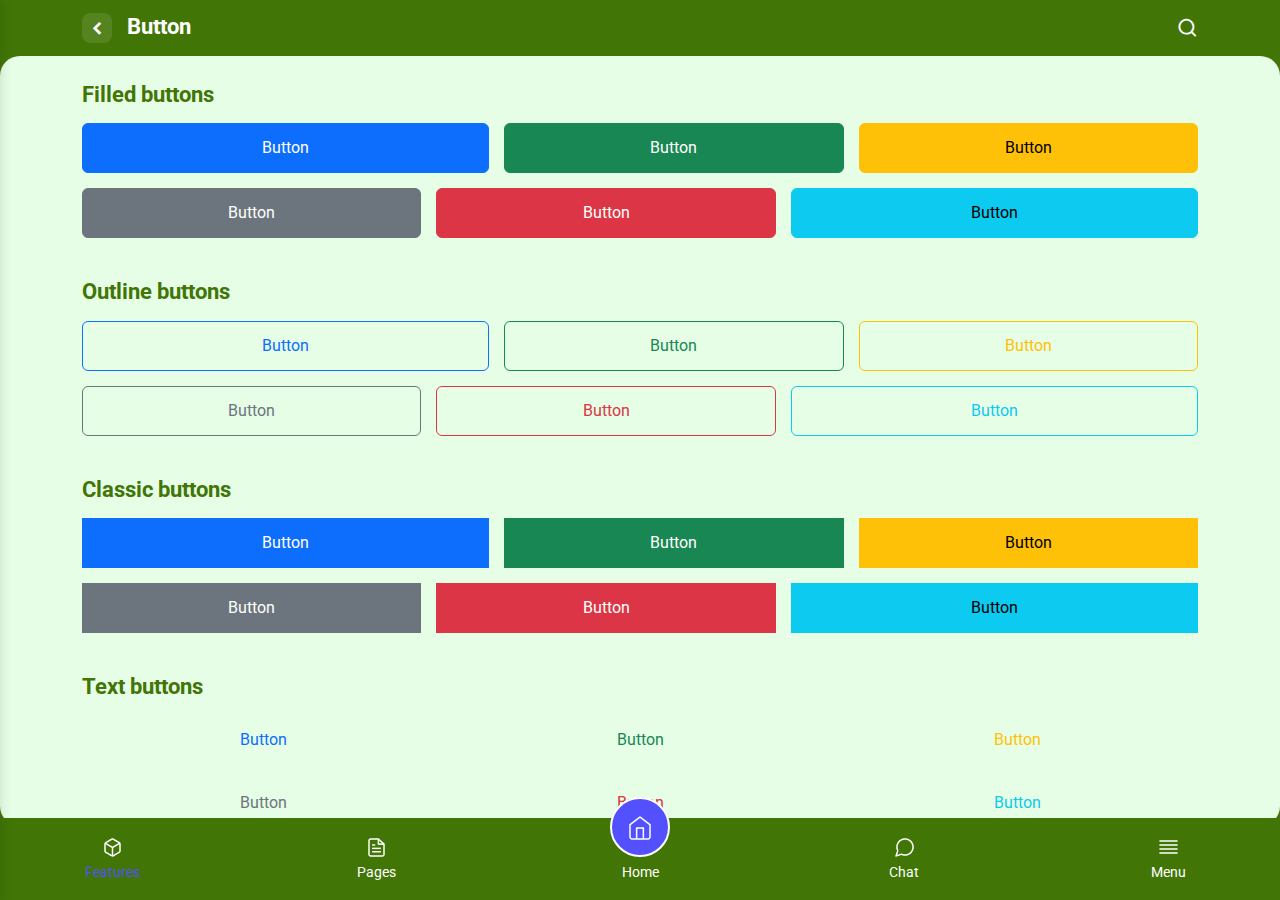
<file: button.html>
<!DOCTYPE html>
<html lang="zxx">
    <head>
        <!-- Required meta tags -->
        <meta charset="utf-8">
        <meta name="viewport" content="width=device-width, initial-scale=1, shrink-to-fit=no">

        <!-- Links Of CSS File -->
        <link rel="stylesheet" href="assets/css/bootstrap.min.css">
        <link rel="stylesheet" href="assets/css/owl.theme.default.min.css">
        <link rel="stylesheet" href="assets/css/owl.carousel.min.css">
        <link rel="stylesheet" href="assets/css/flaticon.css">
        <link rel="stylesheet" href="assets/css/remixicon.css">
        <link rel="stylesheet" href="assets/css/ma5-menu.min.css">
        <link rel="stylesheet" href="assets/css/dark-mode.css">
        <link rel="stylesheet" href="assets/css/style.css">

        <!-- Favicon -->
        <link rel="icon" type="image/png" href="assets/images/favicon.png">
        <!-- Title -->
        <title>Ceemis</title>
    </head>
    <body>

        <!-- Start Preloader Area -->
        <div class="preloader" id="loader-style">
            <div class="preloader-wrap">
                <span></span>
                <span></span>
                <span></span>
                <span></span>
            </div>
        </div>
        <!-- End Preloader Area -->

        <!-- Start Navbar Area -->
        <div class="navbar-area p-0">
            <div class="container">
                <div class="row d-flex justify-content-between align-items-center">
                    <ul class="site-menu">
                        <li>
                            <img src="assets/images/menu-icon/icon-1.png" alt="Images">
                            <a href="home.html">
                                Home
                            </a>
                        </li>
                        <li>
                            <img src="assets/images/menu-icon/icon-2.png" alt="Images">
                            <a href="features.html">
                                Features
                            </a>
                        </li>
                        <li>
                            <img src="assets/images/menu-icon/icon-3.png" alt="Images">
                            <a href="home.html">
                                Pages
                            </a>
                            <ul>
                                <li></li>
                                <li>
                                    <img src="assets/images/menu-icon/icon-14.png" alt="Images">
                                    <a href="about.html">
                                        About
                                    </a>
                                </li>
                                <li>
                                    <img src="assets/images/menu-icon/icon-14.png" alt="Images">
                                    <a href="profile.html">
                                        Profile
                                    </a>
                                </li>
                                <li>
                                    <img src="assets/images/menu-icon/icon-15.png" alt="Images">
                                    <a href="cover.html">
                                        Cover pages
                                    </a>
                                </li>
                                <li>
                                    <img src="assets/images/menu-icon/icon-16.png" alt="Images">
                                    <a href="account-edit.html">
                                        Account edit
                                    </a>
                                </li>
                                <li>
                                    <img src="assets/images/menu-icon/icon-17.png" alt="Images">
                                    <a href="chats.html">
                                        Chat
                                    </a>
                                </li>
                                <li>
                                    <img src="assets/images/menu-icon/icon-18.png" alt="Images">
                                    <a href="product.html">
                                        Product pages
                                    </a>
                                </li>
                                <li>
                                    <img src="assets/images/menu-icon/icon-19.png" alt="Images">
                                    <a href="cart.html">
                                        Cart
                                    </a>
                                </li>
                                <li>
                                    <img src="assets/images/menu-icon/icon-20.png" alt="Images">
                                    <a href="invoice.html">
                                        Invoice
                                    </a>
                                </li>
                                <li>
                                    <img src="assets/images/menu-icon/icon-21.png" alt="Images">
                                    <a href="event-calendar.html">
                                        Event calendar
                                    </a>
                                </li>
                                <li>
                                    <img src="assets/images/menu-icon/icon-22.png" alt="Images">
                                    <a href="index.html">
                                        Login
                                    </a>
                                </li>
                                <li>
                                    <img src="assets/images/menu-icon/icon-23.png" alt="Images">
                                    <a href="register.html">
                                        Register
                                    </a>
                                </li>
                                <li>
                                    <img src="assets/images/menu-icon/icon-24.png" alt="Images">
                                    <a href="forgot-password.html">
                                        Forgot password
                                    </a>
                                </li>
                                <li>
                                    <img src="assets/images/menu-icon/icon-25.png" alt="Images">
                                    <a href="faq.html">
                                        FAQ
                                    </a>
                                </li>
                                <li>
                                    <img src="assets/images/menu-icon/icon-27.png" alt="Images">
                                    <a href="blog.html">
                                        Blog
                                    </a>
                                </li>
                                <li>
                                    <img src="assets/images/menu-icon/icon-26.png" alt="Images">
                                    <a href="terms-conditions.html">
                                        Terms of service
                                    </a>
                                </li>
                            </ul>
                        </li>
                        <li>
                            <img src="assets/images/menu-icon/icon-4.png" alt="Images">
                            <a href="chats.html">
                                Chats
                            </a>
                        </li>
                        <li>
                            <img src="assets/images/menu-icon/icon-26.png" alt="Images">
                            <a href="action-sheets.html">
                                Action sheets
                            </a>
                        </li>
                        <li>
                            <img src="assets/images/menu-icon/icon-26.png" alt="Images">
                            <a href="faq.html">
                                FAQ
                            </a>
                        </li>
                        <li>
                            <img src="assets/images/menu-icon/icon-5.png" alt="Images">
                            <a href="contact.html">
                                Contact
                            </a>
                        </li>
                        <li>
                            <img src="assets/images/menu-icon/icon-7.png" alt="Images">
                            <a href="color-pack.html">
                                Background color
                            </a>
                        </li>
                        <li>
                            <img src="assets/images/friends/friend-1.png" alt="Images">
                            <a href="chats.html">
                                Thompson
                            </a>
                        </li>
                        <li>
                            <img src="assets/images/friends/friend-2.png" alt="Images">
                            <a href="chats.html">
                                Guadalupe
                            </a>
                        </li>
                        <li>
                            <img src="assets/images/friends/friend-3.png" alt="Images">
                            <a href="chats.html">
                                Williams
                            </a>
                        </li>
                        <li>
                            <img src="assets/images/friends/friend-4.png" alt="Images">
                            <a href="chats.html">
                                Borchardt
                            </a>
                        </li>
                    </ul>
                </div>
            </div>
        </div>
        <!-- End Navbar Area -->

        <!-- Start Section-title Area -->
        <div class="section-title mb-0 bg-color ptb-15">
            <div class="container">
                <div class="d-flex justify-content-between align-items-center">
                    <h2 class="mb-0">
                        <a href="features.html">
                            <i class="ri-arrow-left-s-line"></i>
                            Button
                        </a>
                    </h2>
                    <ul class="other-option">
                        <li>
                            <div class="option-item for-mobile-devices">
                                <i class="search-btn ri-search-line"></i>
                                <i class="close-btn ri-close-line"></i>

                                <div class="search-overlay search-popup">
                                    <div class='search-box'>
                                        <form class="search-form">
                                            <input class="search-input" name="search" placeholder="Search" type="text">

                                            <button class="search-button" type="submit">
                                                <i class="ri-search-line"></i>
                                            </button>
                                        </form>
                                    </div>
                                </div>
                            </div>
                        </li>
                    </ul>
                </div>
            </div>
        </div>
        <!-- End Section-title Area -->

        <div class="bg-color-f5f8ff border-radius-20">
            <!-- Start Button Area -->
            <div class="button-area ptb-30">
                <div class="container">
                    <div class="section-title left-title">
                        <h2>Filled buttons</h2>
                    </div>

                    <ul class="btn-list d-flex justify-content-between">
                        <li class="width">
                            <button type="button" class="btn btn-primary">Button</button>
                        </li>
                        <li>
                            <button type="button" class="btn btn-success">Button</button>
                        </li>
                        <li>
                            <button type="button" class="btn btn-warning">Button</button>
                        </li>
                    </ul>
                    <ul class="btn-list d-flex justify-content-between">
                        <li>
                            <button type="button" class="btn btn-secondary">Button</button>
                        </li>
                        <li>
                            <button type="button" class="btn btn-danger">Button</button>
                        </li>
                        <li class="width">
                            <button type="button" class="btn btn-info">Button</button>
                        </li>
                    </ul>

                    <div class="section-title left-title pt-30">
                        <h2>Outline buttons</h2>
                    </div>

                    <ul class="btn-list d-flex justify-content-between">
                        <li class="width">
                            <button type="button" class="btn btn-outline-primary">Button</button>
                        </li>
                        <li>
                            <button type="button" class="btn btn-outline-success">Button</button>
                        </li>
                        <li>
                            <button type="button" class="btn btn-outline-warning">Button</button>
                        </li>
                    </ul>
                    <ul class="btn-list d-flex justify-content-between">
                        <li>
                            <button type="button" class="btn btn-outline-secondary">Button</button>
                        </li>
                        <li>
                            <button type="button" class="btn btn-outline-danger">Button</button>
                        </li>
                        <li class="width">
                            <button type="button" class="btn btn-outline-info">Button</button>
                        </li>
                    </ul>

                    <div class="section-title left-title pt-30">
                        <h2>Classic buttons</h2>
                    </div>

                    <ul class="btn-list d-flex justify-content-between">
                        <li class="width">
                            <button type="button" class="btn btn-primary rounded-0">Button</button>
                        </li>
                        <li>
                            <button type="button" class="btn btn-success rounded-0">Button</button>
                        </li>
                        <li>
                            <button type="button" class="btn btn-warning rounded-0">Button</button>
                        </li>
                    </ul>
                    <ul class="btn-list d-flex justify-content-between">
                        <li>
                            <button type="button" class="btn btn-secondary rounded-0">Button</button>
                        </li>
                        <li>
                            <button type="button" class="btn btn-danger rounded-0">Button</button>
                        </li>
                        <li class="width">
                            <button type="button" class="btn btn-info rounded-0">Button</button>
                        </li>
                    </ul>

                    <div class="section-title left-title pt-30">
                        <h2>Text buttons</h2>
                    </div>

                    <ul class="btn-list d-flex justify-content-between">
                        <li>
                            <button type="button" class="btn btn-outline-primary border-0">Button</button>
                        </li>
                        <li>
                            <button type="button" class="btn btn-outline-success border-0">Button</button>
                        </li>
                        <li>
                            <button type="button" class="btn btn-outline-warning border-0">Button</button>
                        </li>
                    </ul>
                    <ul class="btn-list d-flex justify-content-between">
                        <li>
                            <button type="button" class="btn btn-outline-secondary border-0">Button</button>
                        </li>
                        <li>
                            <button type="button" class="btn btn-outline-danger border-0">Button</button>
                        </li>
                        <li>
                            <button type="button" class="btn btn-outline-info border-0">Button</button>
                        </li>
                    </ul>

                    <div class="section-title left-title">
                        <h2>Radius buttons</h2>
                    </div>

                    <ul class="btn-list d-flex justify-content-between">
                        <li>
                            <button type="button" class="btn btn-primary rounded-0">Button</button>
                        </li>
                        <li>
                            <button type="button" class="btn btn-success">Button</button>
                        </li>
                        <li>
                            <button type="button" class="btn btn-warning rounded-pill">Button</button>
                        </li>
                    </ul>

                    <div class="section-title left-title pt-30">
                        <h2>Different sizes</h2>
                    </div>

                    <ul class="btn-list d-flex justify-content-between">
                        <li>
                            <button type="button" class="btn btn-primary rounded-0 btn-lg">Button</button>
                        </li>
                        <li>
                            <button type="button" class="btn btn-success rounded-0 btn-sm">Button</button>
                        </li>
                    </ul>

                    <div class="section-title left-title pt-30">
                        <h2>Block buttons</h2>
                    </div>

                    <ul class="btn-list">
                        <li>
                            <button type="button" class="btn btn-primary rounded-0">Button</button>
                        </li>
                        <li>
                            <button type="button" class="btn btn-success rounded-0">Button</button>
                        </li>
                        <li>
                            <button type="button" class="btn btn-warning rounded-0">Button</button>
                        </li>
                    </ul>

                    <div class="section-title left-title pt-30">
                        <h2>Iconed buttons</h2>
                    </div>

                    <ul class="btn-list">
                        <li>
                            <button type="button" class="btn btn-primary rounded-0">Button <i class="ri-arrow-right-line"></i></button>
                        </li>
                        <li>
                            <button type="button" class="btn btn-success rounded-0">Button <i class="ri-arrow-right-line"></i></button>
                        </li>
                        <li>
                            <button type="button" class="btn btn-warning rounded-0">Button <i class="ri-arrow-right-line"></i></button>
                        </li>
                    </ul>
                </div>
            </div>
            <!-- Start Button Area -->

            <!-- Start Dark Mode Area -->
            <div class="dark-mode-area pb-30">
                <div class="container">
                    <div class="light-and-dark">
                        <div class="row align-items-center">
                            <div class="col">
                                <div class="d-flex align-items-center">
                                    <img src="assets/images/icon/dark-icon.png" alt="Images">
                                    <div class="dark-content">
                                        <span>Tap to enable</span>
                                        <h3>Dark mode</h3>
                                    </div>
                                </div>
                            </div>
                            <div class="col">
                                <div class="dark-btn">
                                    <label class="switch">
                                        <input type="checkbox" id="darkSwitch">
                                        <span class="slider round"></span>
                                    </label>
                                </div>
                            </div>
                        </div>
                    </div>
                </div>
            </div>
            <!-- End Dark Mode Area -->

            <!-- Start Footer Area -->
            <div class="footer-area pt-30">
                <div class="container">
                    <div class="footer-content">
                        <a href="home.html" class="footer-logo">
                            Qkita
                        </a>
                        <p>© Qkita is Proudly Owned by <a href="https://envytheme.com/" target="_blank">EnvyTheme</a></p>
                        <ul>
                            <li>
                                <a href="https://facebook.com/" target="_blank">
                                    <img src="assets/images/icon/facebook.png" alt="Images">
                                </a>
                            </li>
                            <li>
                                <a href="https://twitter.com/" target="_blank">
                                    <img src="assets/images/icon/twitter.png" alt="Images">
                                </a>
                            </li>
                            <li>
                                <a href="https://linkedin.com/" target="_blank">
                                    <img src="assets/images/icon/linkedin.png" alt="Images">
                                </a>
                            </li>
                            <li>
                                <a href="https://whatsapp.com/" target="_blank">
                                    <img src="assets/images/icon/whattsapp.png" alt="Images">
                                </a>
                            </li>
                            <li>
                                <a href="https://instagram.com/" target="_blank">
                                    <img src="assets/images/icon/instagram.png" alt="Images">
                                </a>
                            </li>
                        </ul>
                        <div class="policy d-flex justify-content-between align-items-center">
                            <a href="privacy-policy.html">Privacy Policy</a>
                            <div class="go-top">Back to Top</div>
                            <a href="terms-conditions.html">Terms of Service</a>
                        </div>
                    </div>
                </div>
            </div>
            <!-- End Footer Area -->
        </div>

        <!-- Start App Navbar Area -->
        <div class="app-navbar-area">
            <div class="container">
                <ul class="d-flex justify-content-between align-items-end">
                    <li>
                        <a href="features.html" class="active-p">
                            <div class="icon">
                                <img src="assets/images/icon/features-icon.png" alt="Images">
                            </div>
                            <span>Features</span>
                        </a>
                    </li>
                    <li>
                        <a href="features.html">
                            <div class="icon">
                                <img src="assets/images/icon/pages.png" alt="Images">
                            </div>
                            <span>Pages</span>
                        </a>
                    </li>
                    <li>
                        <a href="home.html" class="active">
                            <div class="icon">
                                <img src="assets/images/icon/home-icon.png" alt="Images">
                            </div>
                            <span>Home</span>
                        </a>
                    </li>
                    <li>
                        <a href="chats.html">
                            <div class="icon">
                                <img src="assets/images/icon/chat-icon.png" alt="Images">
                            </div>
                            <span>Chat</span>
                        </a>
                    </li>
                    <li>
                        <div class="icon ma5menu__toggle">
                            <img src="assets/images/icon/menu-icon.png" alt="Images">
                            <span>Menu</span>
                        </div>
                    </li>
                </ul>
            </div>
        </div>
        <!-- End App Navbar Area -->

        <!-- Links of JS File -->
        <script src="assets/js/jquery.min.js"></script>
        <script src="assets/js/bootstrap.bundle.min.js"></script>
        <script src="assets/js/owl.carousel.min.js"></script>
        <script src="assets/js/carousel-thumbs.min.js"></script>
        <script src="assets/js/dark-mode-switch.min.js"></script>
        <script src="assets/js/ma5-menu.min.js"></script>
        <script src="assets/js/calendar.js"></script>
        <script src="assets/js/form-validator.min.js"></script>
        <script src="assets/js/contact-form-script.js"></script>
        <script src="assets/js/apexcharts.min.js"></script>
        <script src="assets/js/apex-custom-pie-donut-chart.js"></script>
        <script src="assets/js/custom.js"></script>
    </body>
</html>
</file>
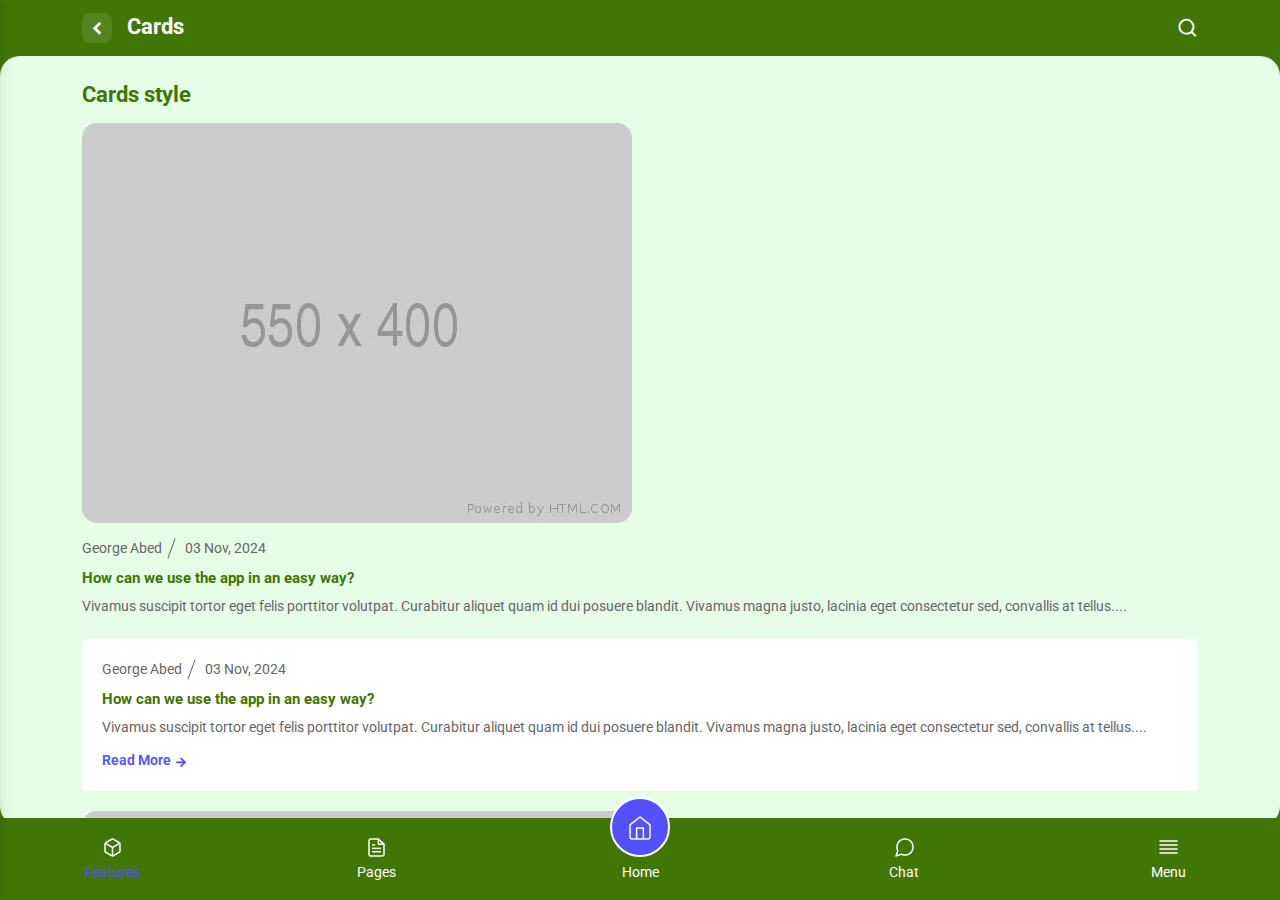
<file: cards.html>
<!DOCTYPE html>
<html lang="zxx">
	<head>
		<!-- Required meta tags -->
		<meta charset="utf-8">
		<meta name="viewport" content="width=device-width, initial-scale=1, shrink-to-fit=no">

		<!-- Links Of CSS File -->
		<link rel="stylesheet" href="assets/css/bootstrap.min.css">
		<link rel="stylesheet" href="assets/css/owl.theme.default.min.css">
		<link rel="stylesheet" href="assets/css/owl.carousel.min.css">
		<link rel="stylesheet" href="assets/css/flaticon.css">
		<link rel="stylesheet" href="assets/css/remixicon.css">
		<link rel="stylesheet" href="assets/css/ma5-menu.min.css">
		<link rel="stylesheet" href="assets/css/dark-mode.css">
		<link rel="stylesheet" href="assets/css/style.css">
		
		<!-- Favicon -->
		<link rel="icon" type="image/png" href="assets/images/favicon.png">
		<!-- Title -->
		<title>Ceemis</title>
	</head>
	<body>

		<!-- Start Preloader Area -->
		<div class="preloader" id="loader-style">
			<div class="preloader-wrap">
				<span></span>
				<span></span>
				<span></span>
				<span></span>
			</div>
		</div>
		<!-- End Preloader Area -->

		<!-- Start Navbar Area -->
		<div class="navbar-area p-0">
			<div class="container">
				<div class="row d-flex justify-content-between align-items-center">
					<ul class="site-menu">
						<li>
							<img src="assets/images/menu-icon/icon-1.png" alt="Images">
							<a href="home.html">
								Home
							</a>
						</li>
						<li>
							<img src="assets/images/menu-icon/icon-2.png" alt="Images">
							<a href="features.html">
								Features
							</a>
						</li>
						<li>
							<img src="assets/images/menu-icon/icon-3.png" alt="Images">
							<a href="home.html">
								Pages
							</a>
							<ul>
								<li></li>
								<li>
									<img src="assets/images/menu-icon/icon-14.png" alt="Images">
									<a href="about.html">
										About
									</a>
								</li>
								<li>
									<img src="assets/images/menu-icon/icon-14.png" alt="Images">
									<a href="profile.html">
										Profile
									</a>
								</li>
								<li>
									<img src="assets/images/menu-icon/icon-15.png" alt="Images">
									<a href="cover.html">
										Cover pages
									</a>
								</li>
								<li>
									<img src="assets/images/menu-icon/icon-16.png" alt="Images">
									<a href="account-edit.html">
										Account edit
									</a>
								</li>
								<li>
									<img src="assets/images/menu-icon/icon-17.png" alt="Images">
									<a href="chats.html">
										Chat
									</a>
								</li>
								<li>
									<img src="assets/images/menu-icon/icon-18.png" alt="Images">
									<a href="product.html">
										Product pages
									</a>
								</li>
								<li>
									<img src="assets/images/menu-icon/icon-19.png" alt="Images">
									<a href="cart.html">
										Cart
									</a>
								</li>
								<li>
									<img src="assets/images/menu-icon/icon-20.png" alt="Images">
									<a href="invoice.html">
										Invoice
									</a>
								</li>
								<li>
									<img src="assets/images/menu-icon/icon-21.png" alt="Images">
									<a href="event-calendar.html">
										Event calendar
									</a>
								</li>
								<li>
									<img src="assets/images/menu-icon/icon-22.png" alt="Images">
									<a href="index.html">
										Login
									</a>
								</li>
								<li>
									<img src="assets/images/menu-icon/icon-23.png" alt="Images">
									<a href="register.html">
										Register
									</a>
								</li>
								<li>
									<img src="assets/images/menu-icon/icon-24.png" alt="Images">
									<a href="forgot-password.html">
										Forgot password
									</a>
								</li>
								<li>
									<img src="assets/images/menu-icon/icon-25.png" alt="Images">
									<a href="faq.html">
										FAQ
									</a>
								</li>
								<li>
									<img src="assets/images/menu-icon/icon-27.png" alt="Images">
									<a href="blog.html">
										Blog
									</a>
								</li>
								<li>
									<img src="assets/images/menu-icon/icon-26.png" alt="Images">
									<a href="terms-conditions.html">
										Terms of service
									</a>
								</li>
							</ul>
						</li>
						<li>
							<img src="assets/images/menu-icon/icon-4.png" alt="Images">
							<a href="chats.html">
								Chats
							</a>
						</li>
						<li>
							<img src="assets/images/menu-icon/icon-26.png" alt="Images">
							<a href="action-sheets.html">
								Action sheets
							</a>
						</li>
						<li>
							<img src="assets/images/menu-icon/icon-26.png" alt="Images">
							<a href="faq.html">
								FAQ
							</a>
						</li>
						<li>
							<img src="assets/images/menu-icon/icon-5.png" alt="Images">
							<a href="contact.html">
								Contact
							</a>
						</li>
						<li>
							<img src="assets/images/menu-icon/icon-7.png" alt="Images">
							<a href="color-pack.html">
								Background color
							</a>
						</li>
						<li>
							<img src="assets/images/friends/friend-1.png" alt="Images">
							<a href="chats.html">
								Thompson
							</a>
						</li>
						<li>
							<img src="assets/images/friends/friend-2.png" alt="Images">
							<a href="chats.html">
								Guadalupe
							</a>
						</li>
						<li>
							<img src="assets/images/friends/friend-3.png" alt="Images">
							<a href="chats.html">
								Williams
							</a>
						</li>
						<li>
							<img src="assets/images/friends/friend-4.png" alt="Images">
							<a href="chats.html">
								Borchardt
							</a>
						</li>
					</ul>
				</div>
			</div>
		</div>
		<!-- End Navbar Area -->

		<!-- Start Section-title Area -->
		<div class="section-title mb-0 bg-color ptb-15">
			<div class="container">
				<div class="d-flex justify-content-between align-items-center">
					<h2 class="mb-0">
						<a href="features.html">
							<i class="ri-arrow-left-s-line"></i>
							Cards
						</a>
					</h2>
					<ul class="other-option">
						<li>
							<div class="option-item for-mobile-devices">
								<i class="search-btn ri-search-line"></i>
								<i class="close-btn ri-close-line"></i>
								
								<div class="search-overlay search-popup">
									<div class='search-box'>
										<form class="search-form">
											<input class="search-input" name="search" placeholder="Search" type="text">
	
											<button class="search-button" type="submit">
												<i class="ri-search-line"></i>
											</button>
										</form>
									</div>
								</div>
							</div>
						</li>
					</ul>
				</div>
			</div>
		</div>
		<!-- End Section-title Area -->
		
		<div class="bg-color-f5f8ff border-radius-20">
			<!-- Start Cards Area -->
			<div class="cards-area ptb-30">
				<div class="container">
					<div class="section-title left-title">
						<h2>Cards style</h2>
					</div>

					<div class="single-card-item p-0 bg-transparent">
						<img src="assets/images/cards/card-1.jpg" alt="Images">

						<ul>
							<li>
								<a href="blog-details.html">George Abed</a>
							</li>
							<li>03 Nov, 2024</li>
						</ul>
						<h3>
							<a href="blog-details.html">
								How can we use the app in an easy way?
							</a>
						</h3>
						<p>Vivamus suscipit tortor eget felis porttitor volutpat. Curabitur aliquet quam id dui posuere blandit. Vivamus magna justo, lacinia eget consectetur sed, convallis at tellus....</p>
					</div>

					<div class="single-card-item">
						<ul>
							<li>
								<a href="blog-details.html">George Abed</a>
							</li>
							<li>03 Nov, 2024</li>
						</ul>
						<h3>
							<a href="blog-details.html">
								How can we use the app in an easy way?
							</a>
						</h3>
						<p>Vivamus suscipit tortor eget felis porttitor volutpat. Curabitur aliquet quam id dui posuere blandit. Vivamus magna justo, lacinia eget consectetur sed, convallis at tellus....</p>
						<a href="blog-details.html" class="read-more">
							Read More
							<i class="ri-arrow-right-line"></i>
						</a>
					</div>

					<div class="single-card-item p-0 bg-transparent">
						<img src="assets/images/cards/card-2.jpg" class="mb-0" alt="Images">

						<div class="card-content">
							<ul>
								<li>
									<a href="blog-details.html">George Abed</a>
								</li>
								<li>03 Nov, 2024</li>
							</ul>
							<h3>
								<a href="blog-details.html">
									How can we use the app in an easy way?
								</a>
							</h3>
							<p>Vivamus suscipit tortor eget felis porttitor volutpat. Curabitur aliquet quam id dui posuere blandit. Vivamus magna justo, lacinia eget consectetur sed, convallis at tellus....</p>
						</div>
					</div>

					<div class="row">
						<div class="col">
							<div class="single-product mb-0">
								<div class="product-img">
									<img src="assets/images/cards/card-3.jpg" alt="Images">
									<a href="cart.html" class="cart-icon">
										<i class="ri-shopping-cart-line"></i>
									</a>
								</div>
		
								<div class="product-content">
									<h3>
										<a href="product-details.html">
											Diver's watch
										</a>
									</h3>
		
									<div class="d-flex justify-content-between align-items-center">
										<span>$99.00</span>
										<p>4.9 <i class="ri-star-fill"></i></p>
									</div>
								</div>
							</div>
						</div>

						<div class="col">
							<div class="single-product mb-0">
								<div class="product-img">
									<img src="assets/images/cards/card-4.jpg" alt="Images">
									<a href="cart.html" class="cart-icon">
										<i class="ri-shopping-cart-line"></i>
									</a>
								</div>
		
								<div class="product-content">
									<h3>
										<a href="product-details.html">
											Cap
										</a>
									</h3>
		
									<div class="d-flex justify-content-between align-items-center">
										<span>$15.00</span>
										<p>4.9 <i class="ri-star-fill"></i></p>
									</div>
								</div>
							</div>
						</div>

						<div class="col">
							<div class="single-product mb-0">
								<div class="product-img">
									<img src="assets/images/cards/card-5.jpg" alt="Images">
									<a href="cart.html" class="cart-icon">
										<i class="ri-shopping-cart-line"></i>
									</a>
								</div>
		
								<div class="product-content">
									<h3>
										<a href="product-details.html">
											Formal shoe
										</a>
									</h3>
		
									<div class="d-flex justify-content-between align-items-center">
										<span>$39.00</span>
										<p>4.9 <i class="ri-star-fill"></i></p>
									</div>
								</div>
							</div>
						</div>
					</div>
				</div>
			</div>
			<!-- Start Cards Area -->

			<!-- Start Dark Mode Area -->
			<div class="dark-mode-area pb-30">
				<div class="container">
					<div class="light-and-dark">
						<div class="row align-items-center">
							<div class="col">
								<div class="d-flex align-items-center">
									<img src="assets/images/icon/dark-icon.png" alt="Images">
									<div class="dark-content">
										<span>Tap to enable</span>
										<h3>Dark mode</h3>
									</div>
								</div>
							</div>
							<div class="col">
								<div class="dark-btn">
									<label class="switch">
										<input type="checkbox" id="darkSwitch">
										<span class="slider round"></span>
									</label>
								</div>
							</div>
						</div>
					</div>
				</div>
			</div>
			<!-- End Dark Mode Area -->

			<!-- Start Footer Area -->
			<div class="footer-area pt-30">
				<div class="container">
					<div class="footer-content">
						<a href="home.html" class="footer-logo">
							Qkita
						</a>
						<p>© Qkita is Proudly Owned by <a href="https://envytheme.com/" target="_blank">EnvyTheme</a></p>
						<ul>
							<li>
								<a href="https://facebook.com/" target="_blank">
									<img src="assets/images/icon/facebook.png" alt="Images">
								</a>
							</li>
							<li>
								<a href="https://twitter.com/" target="_blank">
									<img src="assets/images/icon/twitter.png" alt="Images">
								</a>
							</li>
							<li>
								<a href="https://linkedin.com/" target="_blank">
									<img src="assets/images/icon/linkedin.png" alt="Images">
								</a>
							</li>
							<li>
								<a href="https://whatsapp.com/" target="_blank">
									<img src="assets/images/icon/whattsapp.png" alt="Images">
								</a>
							</li>
							<li>
								<a href="https://instagram.com/" target="_blank">
									<img src="assets/images/icon/instagram.png" alt="Images">
								</a>
							</li>
						</ul>
						<div class="policy d-flex justify-content-between align-items-center">
							<a href="privacy-policy.html">Privacy Policy</a>
							<div class="go-top">Back to Top</div>
							<a href="terms-conditions.html">Terms of Service</a>
						</div>
					</div>
				</div>
			</div>
			<!-- End Footer Area -->
		</div>

		<!-- Start App Navbar Area -->
		<div class="app-navbar-area">
			<div class="container">
				<ul class="d-flex justify-content-between align-items-end">
					<li>
						<a href="features.html" class="active-p">
							<div class="icon">
								<img src="assets/images/icon/features-icon.png" alt="Images">
							</div>
							<span>Features</span>
						</a>
					</li>
					<li>
						<a href="features.html">
							<div class="icon">
								<img src="assets/images/icon/pages.png" alt="Images">
							</div>
							<span>Pages</span>
						</a>
					</li>
					<li>
						<a href="home.html" class="active">
							<div class="icon">
								<img src="assets/images/icon/home-icon.png" alt="Images">
							</div>
							<span>Home</span>
						</a>
					</li>
					<li>
						<a href="chats.html">
							<div class="icon">
								<img src="assets/images/icon/chat-icon.png" alt="Images">
							</div>
							<span>Chat</span>
						</a>
					</li>
					<li>
						<div class="icon ma5menu__toggle">
							<img src="assets/images/icon/menu-icon.png" alt="Images">
							<span>Menu</span>
						</div>
					</li>
				</ul>
			</div>
		</div>
		<!-- End App Navbar Area -->

		<!-- Links of JS File -->
		<script src="assets/js/jquery.min.js"></script>
		<script src="assets/js/bootstrap.bundle.min.js"></script>
		<script src="assets/js/owl.carousel.min.js"></script>
		<script src="assets/js/carousel-thumbs.min.js"></script>
		<script src="assets/js/dark-mode-switch.min.js"></script>
		<script src="assets/js/ma5-menu.min.js"></script>
		<script src="assets/js/calendar.js"></script>
		<script src="assets/js/form-validator.min.js"></script>
		<script src="assets/js/contact-form-script.js"></script>
		<script src="assets/js/apexcharts.min.js"></script>
		<script src="assets/js/apex-custom-pie-donut-chart.js"></script>
		<script src="assets/js/custom.js"></script>
	</body>
</html>
</file>
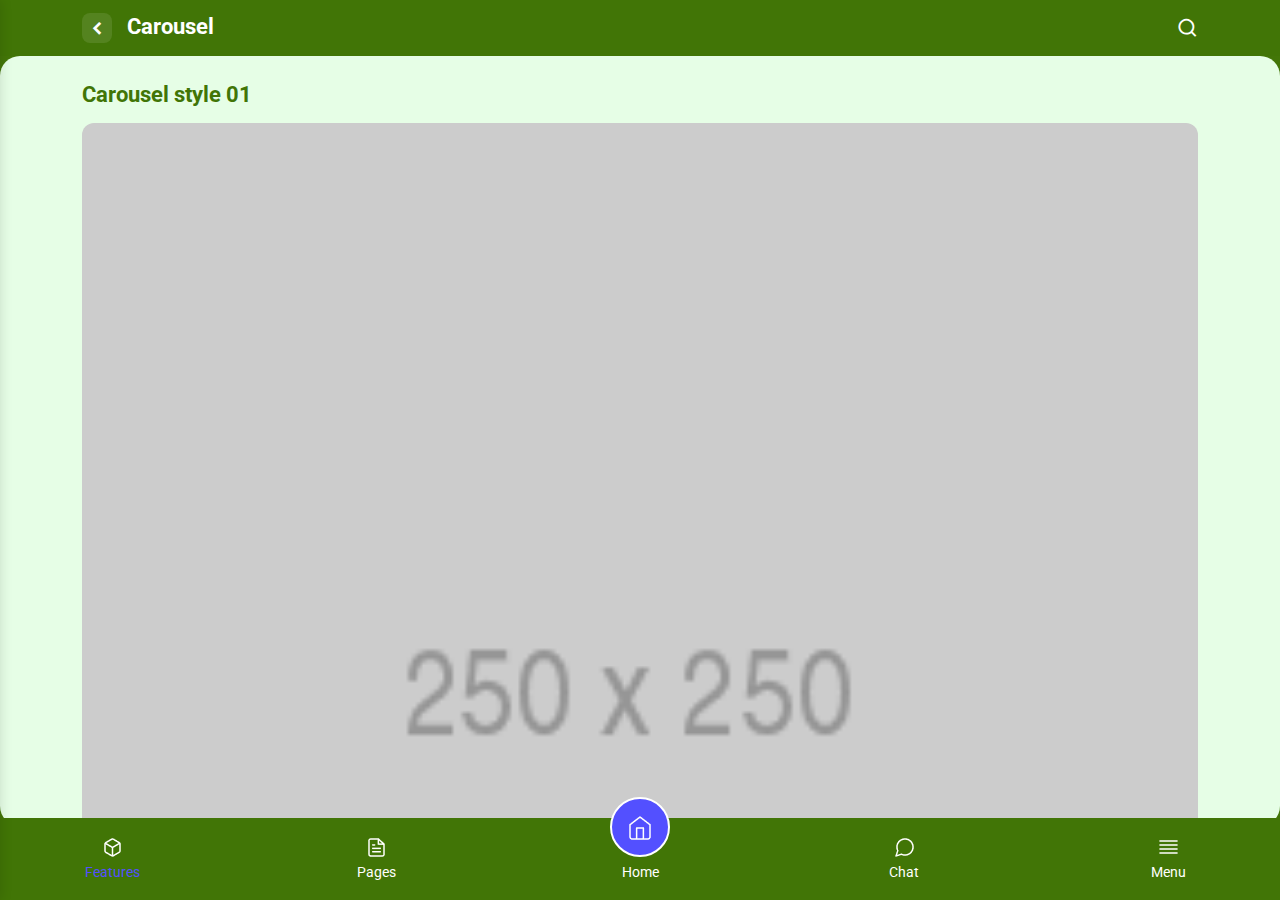
<file: carousel.html>
<!DOCTYPE html>
<html lang="zxx">
	<head>
		<!-- Required meta tags -->
		<meta charset="utf-8">
		<meta name="viewport" content="width=device-width, initial-scale=1, shrink-to-fit=no">

		<!-- Links Of CSS File -->
		<link rel="stylesheet" href="assets/css/bootstrap.min.css">
		<link rel="stylesheet" href="assets/css/owl.theme.default.min.css">
		<link rel="stylesheet" href="assets/css/owl.carousel.min.css">
		<link rel="stylesheet" href="assets/css/flaticon.css">
		<link rel="stylesheet" href="assets/css/remixicon.css">
		<link rel="stylesheet" href="assets/css/ma5-menu.min.css">
		<link rel="stylesheet" href="assets/css/dark-mode.css">
		<link rel="stylesheet" href="assets/css/style.css">
		
		<!-- Favicon -->
		<link rel="icon" type="image/png" href="assets/images/favicon.png">
		<!-- Title -->
		<title>Ceemis</title>
	</head>
	<body>

		<!-- Start Preloader Area -->
		<div class="preloader" id="loader-style">
			<div class="preloader-wrap">
				<span></span>
				<span></span>
				<span></span>
				<span></span>
			</div>
		</div>
		<!-- End Preloader Area -->

		<!-- Start Navbar Area -->
		<div class="navbar-area p-0">
			<div class="container">
				<div class="row d-flex justify-content-between align-items-center">
					<ul class="site-menu">
						<li>
							<img src="assets/images/menu-icon/icon-1.png" alt="Images">
							<a href="home.html">
								Home
							</a>
						</li>
						<li>
							<img src="assets/images/menu-icon/icon-2.png" alt="Images">
							<a href="features.html">
								Features
							</a>
						</li>
						<li>
							<img src="assets/images/menu-icon/icon-3.png" alt="Images">
							<a href="home.html">
								Pages
							</a>
							<ul>
								<li></li>
								<li>
									<img src="assets/images/menu-icon/icon-14.png" alt="Images">
									<a href="about.html">
										About
									</a>
								</li>
								<li>
									<img src="assets/images/menu-icon/icon-14.png" alt="Images">
									<a href="profile.html">
										Profile
									</a>
								</li>
								<li>
									<img src="assets/images/menu-icon/icon-15.png" alt="Images">
									<a href="cover.html">
										Cover pages
									</a>
								</li>
								<li>
									<img src="assets/images/menu-icon/icon-16.png" alt="Images">
									<a href="account-edit.html">
										Account edit
									</a>
								</li>
								<li>
									<img src="assets/images/menu-icon/icon-17.png" alt="Images">
									<a href="chats.html">
										Chat
									</a>
								</li>
								<li>
									<img src="assets/images/menu-icon/icon-18.png" alt="Images">
									<a href="product.html">
										Product pages
									</a>
								</li>
								<li>
									<img src="assets/images/menu-icon/icon-19.png" alt="Images">
									<a href="cart.html">
										Cart
									</a>
								</li>
								<li>
									<img src="assets/images/menu-icon/icon-20.png" alt="Images">
									<a href="invoice.html">
										Invoice
									</a>
								</li>
								<li>
									<img src="assets/images/menu-icon/icon-21.png" alt="Images">
									<a href="event-calendar.html">
										Event calendar
									</a>
								</li>
								<li>
									<img src="assets/images/menu-icon/icon-22.png" alt="Images">
									<a href="index.html">
										Login
									</a>
								</li>
								<li>
									<img src="assets/images/menu-icon/icon-23.png" alt="Images">
									<a href="register.html">
										Register
									</a>
								</li>
								<li>
									<img src="assets/images/menu-icon/icon-24.png" alt="Images">
									<a href="forgot-password.html">
										Forgot password
									</a>
								</li>
								<li>
									<img src="assets/images/menu-icon/icon-25.png" alt="Images">
									<a href="faq.html">
										FAQ
									</a>
								</li>
								<li>
									<img src="assets/images/menu-icon/icon-27.png" alt="Images">
									<a href="blog.html">
										Blog
									</a>
								</li>
								<li>
									<img src="assets/images/menu-icon/icon-26.png" alt="Images">
									<a href="terms-conditions.html">
										Terms of service
									</a>
								</li>
							</ul>
						</li>
						<li>
							<img src="assets/images/menu-icon/icon-4.png" alt="Images">
							<a href="chats.html">
								Chats
							</a>
						</li>
						<li>
							<img src="assets/images/menu-icon/icon-26.png" alt="Images">
							<a href="action-sheets.html">
								Action sheets
							</a>
						</li>
						<li>
							<img src="assets/images/menu-icon/icon-26.png" alt="Images">
							<a href="faq.html">
								FAQ
							</a>
						</li>
						<li>
							<img src="assets/images/menu-icon/icon-5.png" alt="Images">
							<a href="contact.html">
								Contact
							</a>
						</li>
						<li>
							<img src="assets/images/menu-icon/icon-7.png" alt="Images">
							<a href="color-pack.html">
								Background color
							</a>
						</li>
						<li>
							<img src="assets/images/friends/friend-1.png" alt="Images">
							<a href="chats.html">
								Thompson
							</a>
						</li>
						<li>
							<img src="assets/images/friends/friend-2.png" alt="Images">
							<a href="chats.html">
								Guadalupe
							</a>
						</li>
						<li>
							<img src="assets/images/friends/friend-3.png" alt="Images">
							<a href="chats.html">
								Williams
							</a>
						</li>
						<li>
							<img src="assets/images/friends/friend-4.png" alt="Images">
							<a href="chats.html">
								Borchardt
							</a>
						</li>
					</ul>
				</div>
			</div>
		</div>
		<!-- End Navbar Area -->

		<!-- Start Section-title Area -->
		<div class="section-title mb-0 bg-color ptb-15">
			<div class="container">
				<div class="d-flex justify-content-between align-items-center">
					<h2 class="mb-0">
						<a href="features.html">
							<i class="ri-arrow-left-s-line"></i>
							Carousel
						</a>
					</h2>
					<ul class="other-option">
						<li>
							<div class="option-item for-mobile-devices">
								<i class="search-btn ri-search-line"></i>
								<i class="close-btn ri-close-line"></i>
								
								<div class="search-overlay search-popup">
									<div class='search-box'>
										<form class="search-form">
											<input class="search-input" name="search" placeholder="Search" type="text">
	
											<button class="search-button" type="submit">
												<i class="ri-search-line"></i>
											</button>
										</form>
									</div>
								</div>
							</div>
						</li>
					</ul>
				</div>
			</div>
		</div>
		<!-- End Section-title Area -->
		
		<div class="bg-color-f5f8ff border-radius-20">
			<!-- Start Carousel Area -->
			<div class="carousel-area ptb-30">
				<div class="container">
					<div class="section-title left-title">
						<h2>Carousel style 01</h2>
					</div>

					<div class="owl-carousel-wrap">
						<div class="slide-style-one owl-carousel owl-theme">
							<div class="slide-item">
								<img src="assets/images/carousel/carousel-1.png" alt="Images">
							</div>
							<div class="slide-item">
								<img src="assets/images/carousel/carousel-2.png" alt="Images">
							</div>
							<div class="slide-item">
								<img src="assets/images/carousel/carousel-1.png" alt="Images">
							</div>
							<div class="slide-item">
								<img src="assets/images/carousel/carousel-2.png" alt="Images">
							</div>
							<div class="slide-item">
								<img src="assets/images/carousel/carousel-1.png" alt="Images">
							</div>
						</div>
					</div>

					<div class="section-title left-title pt-30">
						<h2>Carousel style 02</h2>
					</div>

					<div class="owl-carousel-wrap">
						<div class="slide-style-two owl-carousel owl-theme" data-slider-id="1">
							<div class="slide-item">
								<img src="assets/images/carousel/carousel-3.jpg" alt="Images">
							</div>
							<div class="slide-item">
								<img src="assets/images/carousel/carousel-4.jpg" alt="Images">
							</div>
							<div class="slide-item">
								<img src="assets/images/carousel/carousel-5.jpg" alt="Images">
							</div>
							<div class="slide-item">
								<img src="assets/images/carousel/carousel-6.jpg" alt="Images">
							</div>
							<div class="slide-item">
								<img src="assets/images/carousel/carousel-7.jpg" alt="Images">
							</div>
						</div>

						<!-- Start Carousel Thumbs -->
						<div class="thumbs-wrap">
							<div class="owl-thumbs hero-slider-thumb d-flex justify-content-between" data-slider-id="1">
								<div class="owl-thumb-item">
									<img src="assets/images/carousel/carousel-3.jpg" alt="Images">
								</div>
				
								<div class="owl-thumb-item">
									<img src="assets/images/carousel/carousel-4.jpg" alt="Images">
								</div>
				
								<div class="owl-thumb-item">
									<img src="assets/images/carousel/carousel-5.jpg" alt="Images">
								</div>

								<div class="owl-thumb-item">
									<img src="assets/images/carousel/carousel-6.jpg" alt="Images">
								</div>

								<div class="owl-thumb-item">
									<img src="assets/images/carousel/carousel-7.jpg" alt="Images">
								</div>
							</div>
						</div>
						<!-- End Carousel Thumbs -->
					</div>

					<div class="section-title left-title pt-30">
						<h2>Carousel style 03</h2>
					</div>

					<div class="owl-carousel-wrap">
						<div class="slide-style-three owl-carousel owl-theme">
							<div class="slide-item">
								<img src="assets/images/carousel/carousel-1.png" alt="Images">
							</div>
							<div class="slide-item">
								<img src="assets/images/carousel/carousel-2.png" alt="Images">
							</div>
							<div class="slide-item">
								<img src="assets/images/carousel/carousel-1.png" alt="Images">
							</div>
							<div class="slide-item">
								<img src="assets/images/carousel/carousel-2.png" alt="Images">
							</div>
							<div class="slide-item">
								<img src="assets/images/carousel/carousel-1.png" alt="Images">
							</div>
						</div>
					</div>

					<div class="section-title left-title pt-30">
						<h2>Carousel style 04</h2>
					</div>

					<div class="owl-carousel-wrap">
						<div class="slide-style-four owl-carousel owl-theme">
							<div class="slide-item">
								<img src="assets/images/carousel/carousel-1.png" alt="Images">
							</div>
							<div class="slide-item">
								<img src="assets/images/carousel/carousel-2.png" alt="Images">
							</div>
							<div class="slide-item">
								<img src="assets/images/carousel/carousel-1.png" alt="Images">
							</div>
							<div class="slide-item">
								<img src="assets/images/carousel/carousel-2.png" alt="Images">
							</div>
							<div class="slide-item">
								<img src="assets/images/carousel/carousel-1.png" alt="Images">
							</div>
						</div>
					</div>
				</div>
			</div>
			<!-- Start Carousel Area -->

			<!-- Start Dark Mode Area -->
			<div class="dark-mode-area pb-30">
				<div class="container">
					<div class="light-and-dark">
						<div class="row align-items-center">
							<div class="col">
								<div class="d-flex align-items-center">
									<img src="assets/images/icon/dark-icon.png" alt="Images">
									<div class="dark-content">
										<span>Tap to enable</span>
										<h3>Dark mode</h3>
									</div>
								</div>
							</div>
							<div class="col">
								<div class="dark-btn">
									<label class="switch">
										<input type="checkbox" id="darkSwitch">
										<span class="slider round"></span>
									</label>
								</div>
							</div>
						</div>
					</div>
				</div>
			</div>
			<!-- End Dark Mode Area -->

			<!-- Start Footer Area -->
			<div class="footer-area pt-30">
				<div class="container">
					<div class="footer-content">
						<a href="home.html" class="footer-logo">
							Qkita
						</a>
						<p>© Qkita is Proudly Owned by <a href="https://envytheme.com/" target="_blank">EnvyTheme</a></p>
						<ul>
							<li>
								<a href="https://facebook.com/" target="_blank">
									<img src="assets/images/icon/facebook.png" alt="Images">
								</a>
							</li>
							<li>
								<a href="https://twitter.com/" target="_blank">
									<img src="assets/images/icon/twitter.png" alt="Images">
								</a>
							</li>
							<li>
								<a href="https://linkedin.com/" target="_blank">
									<img src="assets/images/icon/linkedin.png" alt="Images">
								</a>
							</li>
							<li>
								<a href="https://whatsapp.com/" target="_blank">
									<img src="assets/images/icon/whattsapp.png" alt="Images">
								</a>
							</li>
							<li>
								<a href="https://instagram.com/" target="_blank">
									<img src="assets/images/icon/instagram.png" alt="Images">
								</a>
							</li>
						</ul>
						<div class="policy d-flex justify-content-between align-items-center">
							<a href="privacy-policy.html">Privacy Policy</a>
							<div class="go-top">Back to Top</div>
							<a href="terms-conditions.html">Terms of Service</a>
						</div>
					</div>
				</div>
			</div>
			<!-- End Footer Area -->
		</div>

		<!-- Start App Navbar Area -->
		<div class="app-navbar-area">
			<div class="container">
				<ul class="d-flex justify-content-between align-items-end">
					<li>
						<a href="features.html" class="active-p">
							<div class="icon">
								<img src="assets/images/icon/features-icon.png" alt="Images">
							</div>
							<span>Features</span>
						</a>
					</li>
					<li>
						<a href="features.html">
							<div class="icon">
								<img src="assets/images/icon/pages.png" alt="Images">
							</div>
							<span>Pages</span>
						</a>
					</li>
					<li>
						<a href="home.html" class="active">
							<div class="icon">
								<img src="assets/images/icon/home-icon.png" alt="Images">
							</div>
							<span>Home</span>
						</a>
					</li>
					<li>
						<a href="chats.html">
							<div class="icon">
								<img src="assets/images/icon/chat-icon.png" alt="Images">
							</div>
							<span>Chat</span>
						</a>
					</li>
					<li>
						<div class="icon ma5menu__toggle">
							<img src="assets/images/icon/menu-icon.png" alt="Images">
							<span>Menu</span>
						</div>
					</li>
				</ul>
			</div>
		</div>
		<!-- End App Navbar Area -->

		<!-- Links of JS File -->
		<script src="assets/js/jquery.min.js"></script>
		<script src="assets/js/bootstrap.bundle.min.js"></script>
		<script src="assets/js/owl.carousel.min.js"></script>
		<script src="assets/js/carousel-thumbs.min.js"></script>
		<script src="assets/js/dark-mode-switch.min.js"></script>
		<script src="assets/js/ma5-menu.min.js"></script>
		<script src="assets/js/calendar.js"></script>
		<script src="assets/js/form-validator.min.js"></script>
		<script src="assets/js/contact-form-script.js"></script>
		<script src="assets/js/apexcharts.min.js"></script>
		<script src="assets/js/apex-custom-pie-donut-chart.js"></script>
		<script src="assets/js/custom.js"></script>
	</body>
</html>
</file>
<file: assets/css/flaticon.css>
@font-face {
    font-family: "flaticon";
    src: url("../fonts/flaticon.ttf?a9bb2cf33f20a70825ff2453001289b4") format("truetype"),
url("../fonts/flaticon.woff?a9bb2cf33f20a70825ff2453001289b4") format("woff"),
url("../fonts/flaticon.woff2?a9bb2cf33f20a70825ff2453001289b4") format("woff2"),
url("../fonts/flaticon.eot?a9bb2cf33f20a70825ff2453001289b4#iefix") format("embedded-opentype"),
url("../fonts/flaticon.svg?a9bb2cf33f20a70825ff2453001289b4#flaticon") format("svg");
}

i[class^="flaticon-"]:before, i[class*=" flaticon-"]:before {
    font-family: flaticon !important;
    font-style: normal;
    font-weight: normal !important;
    font-variant: normal;
    text-transform: none;
    line-height: 1;
    -webkit-font-smoothing: antialiased;
    -moz-osx-font-smoothing: grayscale;
}

.flaticon-deal:before {
    content: "\f101";
}
.flaticon-office-building:before {
    content: "\f102";
}
.flaticon-left-arrow:before {
    content: "\f103";
}
.flaticon-right-arrow:before {
    content: "\f104";
}
.flaticon-down-arrow:before {
    content: "\f105";
}
.flaticon-real-estate:before {
    content: "\f106";
}
.flaticon-home:before {
    content: "\f107";
}
.flaticon-twitter:before {
    content: "\f108";
}
.flaticon-linkedin:before {
    content: "\f109";
}
.flaticon-office:before {
    content: "\f10a";
}
.flaticon-real-estate-2:before {
    content: "\f10b";
}
.flaticon-terraced-house:before {
    content: "\f10c";
}
.flaticon-building:before {
    content: "\f10d";
}
.flaticon-real-estate-3:before {
    content: "\f10e";
}
.flaticon-semi-detached:before {
    content: "\f10f";
}
.flaticon-insurance-company:before {
    content: "\f110";
}
.flaticon-real-estate-agency:before {
    content: "\f111";
}
.flaticon-real-estate-4:before {
    content: "\f112";
}
.flaticon-company:before {
    content: "\f113";
}
.flaticon-real-estate-agency-1:before {
    content: "\f114";
}
.flaticon-insurance:before {
    content: "\f115";
}
.flaticon-commission:before {
    content: "\f116";
}
.flaticon-building-1:before {
    content: "\f117";
}
.flaticon-skyline:before {
    content: "\f118";
}
.flaticon-cityscape:before {
    content: "\f119";
}
.flaticon-youtube:before {
    content: "\f11a";
}
.flaticon-visitor:before {
    content: "\f11b";
}
.flaticon-enterprise:before {
    content: "\f11c";
}
.flaticon-house:before {
    content: "\f11d";
}
.flaticon-apartment:before {
    content: "\f11e";
}
.flaticon-facebook-app-symbol:before {
    content: "\f11f";
}
.flaticon-building-2:before {
    content: "\f120";
}
.flaticon-town:before {
    content: "\f121";
}
.flaticon-insurance-company-1:before {
    content: "\f122";
}
.flaticon-villa:before {
    content: "\f123";
}
.flaticon-office-building-1:before {
    content: "\f124";
}
.flaticon-real-estate-agency-2:before {
    content: "\f125";
}
.flaticon-real-estate-5:before {
    content: "\f126";
}
.flaticon-real-estate-6:before {
    content: "\f127";
}
.flaticon-interest-rate:before {
    content: "\f128";
}
</file>
<file: assets/css/dark-mode.css>
/*!
 * Dark Mode Switch v1.0.1 (https://github.com/coliff/dark-mode-switch)
 * Copyright 2021 C.Oliff
 * Licensed under MIT (https://github.com/coliff/dark-mode-switch/blob/main/LICENSE)
 */[qkita-theme=dark]{background-color:#111;color:#fff}[qkita-theme=dark] .h1,[qkita-theme=dark] .h2,[qkita-theme=dark] .h3,[qkita-theme=dark] .h4,[qkita-theme=dark] .h5,[qkita-theme=dark] .h6,[qkita-theme=dark] h1,[qkita-theme=dark] h2,[qkita-theme=dark] h3,[qkita-theme=dark] h4,[qkita-theme=dark] h5,[qkita-theme=dark] h6{color:#fff}[qkita-theme=dark] .bg-color-f5f8ff{background-color:#111}[qkita-theme=dark] .features-area{background-color:#020202}[qkita-theme=dark] .footer-area{background-color:#020202}[qkita-theme=dark] .app-navbar-area::before{background-color:#020202}[qkita-theme=dark] .section-title h2{color:#fff}[qkita-theme=dark] .features-content p{color:#020202}[qkita-theme=dark] .support-content p{color:#020202}[qkita-theme=dark] .single-customer{background-color:#020202;box-shadow:0px 3px 0px 0px #1c1c1c}[qkita-theme=dark] .single-customer p{color:#fff}[qkita-theme=dark] .single-customer span{color:#fff}[qkita-theme=dark] .single-customer h3{color:#fff}[qkita-theme=dark] .single-customer h4{color:#fff}[qkita-theme=dark] .components-support{background-size:cover;background-position:center center;background-repeat:no-repeat}[qkita-theme=dark] .single-thinking{background-color:#020202}[qkita-theme=dark] .single-thinking h3{color:#fff}[qkita-theme=dark] .single-thinking p{color:#fff}[qkita-theme=dark] .light-and-dark .dark-content span{color:#020202}[qkita-theme=dark] .footer-content .footer-logo{color:#fff}[qkita-theme=dark] .footer-content .policy a{color:#fff}[qkita-theme=dark] .footer-content .policy a::before{background-color:#111}[qkita-theme=dark] .footer-content ul{border-color:#111}[qkita-theme=dark] .components-list li a{color:#fff}[qkita-theme=dark] .components-list li a i{background-color:#fff}[qkita-theme=dark] .ma5menu__panel{background-color:#111}[qkita-theme=dark] .ma5menu__panel>ul li{border-bottom:1px solid #262626}[qkita-theme=dark] .ma5menu__panel>ul li img{background-color:#fff;border-radius:8px}[qkita-theme=dark] .ma5menu__panel>ul li a{color:#fff}[qkita-theme=dark] .ma5menu__btn--enter{background-color:#eef}[qkita-theme=dark] .ma5menu__btn--leave{background-color:#eef;color:#fff}[qkita-theme=dark] .accordion-button{background-color:#020202;color:#fff}[qkita-theme=dark] .light-and-dark{background-color:#020202}[qkita-theme=dark] .light-and-dark .dark-content h3{color:#fff}[qkita-theme=dark] .light-and-dark .dark-content span{color:#fff}[qkita-theme=dark] .alert.alert-primary.custom{background-color:#111}[qkita-theme=dark] .alert.alert-primary.custom h3{color:#fff}[qkita-theme=dark] .alert.alert-primary.custom p{color:#fff}[qkita-theme=dark] .delete-confirem{background-color:#020202}[qkita-theme=dark] .delete-confirem h1{color:#fff}[qkita-theme=dark] .action-sheets-list li .btn-primary{color:#fff}[qkita-theme=dark] .offcanvas{background-color:#020202}[qkita-theme=dark] .offcanvas.offcanvas-bottom.custom h3{color:#fff}[qkita-theme=dark] .form-control{background-color:#0e0e0e !important;border:1px solid #242424 !important;color:#fff !important}[qkita-theme=dark] label{color:#fff !important}[qkita-theme=dark] .share-list li a span{color:#fff}[qkita-theme=dark] .share-thumb li a span{color:#fff}[qkita-theme=dark] .success-box{background-color:#111}[qkita-theme=dark] .warning-box{background-color:#111}[qkita-theme=dark] .logon-form .form-group span::before{background-color:#181818}[qkita-theme=dark] .logon-form .form-group span::after{background-color:#111 !important}[qkita-theme=dark] .app-navbar-area.default-menu{background-color:#020202;border:1px solid #2c2c2c}[qkita-theme=dark] .app-navbar-area.default-menu ul li a .icon{color:#fff}[qkita-theme=dark] .app-navbar-area.default-menu ul li a span{color:#fff}[qkita-theme=dark] .app-navbar-area ul li a.active .icon{border:2px solid #020202}[qkita-theme=dark] .breadcrumb-nav.custom{background-color:#020202;border:1px solid #202020}[qkita-theme=dark] .breadcrumb-nav.custom .breadcrumb .breadcrumb-item a{color:#f7f7f7}[qkita-theme=dark] .breadcrumb-nav.custom .breadcrumb .breadcrumb-item.active{color:#f7f7f7}[qkita-theme=dark] .components-list li a span{color:#fff}[qkita-theme=dark] .dropdown-wrap .dropdown.custom .dropdown-menu{border-color:#111}[qkita-theme=dark] .dropdown-menu{background-color:#020202}[qkita-theme=dark] .dropdown-wrap .dropdown.custom .dropdown-menu li .dropdown-item{border-color:#111;color:#fff}[qkita-theme=dark] .error-page-card{background-color:#020202}[qkita-theme=dark] .file-upload-wrap label[for=et_pb_contact_brand_file_request_0]{background-color:#020202}[qkita-theme=dark] .single-column{background-color:#020202;border:1px solid #343434}[qkita-theme=dark] .google-fonts-list li h3{color:#fff}[qkita-theme=dark] .page-link{background-color:#020202;border:1px solid #111}[qkita-theme=dark] .pagination.custom .page-item .page-link{border-color:#111}[qkita-theme=dark] .pagination.custom.style-three .page-item .page-link.text{color:#fff}[qkita-theme=dark] .pagination.custom .page-item .page-link{color:#fff}[qkita-theme=dark] .progress-wrap.style-three .progress .progress-bar span{color:#fff}[qkita-theme=dark] .radio-wrap .checkmark{background-color:#fff}[qkita-theme=dark] .radio-wrap .single-radio input:checked~.checkmark{background-color:#fff}[qkita-theme=dark] .offcanvas-wrap .btn-primary{background-color:#020202;border-color:#242424;color:#fff}[qkita-theme=dark] .timeline li{background-color:#020202}[qkita-theme=dark] .timeline li h3{color:#fff}[qkita-theme=dark] .timeline-year li{background-color:#020202}[qkita-theme=dark] .timeline-year li h3{color:#fff}[qkita-theme=dark] .table-striped>tbody>tr:nth-of-type(odd)>*{color:#fff}[qkita-theme=dark] .table>:not(caption)>*>*{color:#fff}[qkita-theme=dark] .section-title .option-item .search-overlay.search-popup{background-color:#363636}[qkita-theme=dark] .section-title .option-item .search-overlay.search-popup .search-form .search-input{background-color:#242424;border:1px solid #484848}[qkita-theme=dark] .others-option .option-item .search-overlay.search-popup{background-color:#363636 !important}[qkita-theme=dark] .others-option .option-item .search-overlay.search-popup .search-form .search-input{background-color:#242424;border:1px solid #484848 !important;color:#fff !important}[qkita-theme=dark] .profile-content h3{color:#fff}[qkita-theme=dark] .bg-color-e1e6ff{background-color:#020202}[qkita-theme=dark] .single-counter h2{color:#fff}[qkita-theme=dark] .single-team h3{color:#fff}[qkita-theme=dark] .privacy-settings li h3{color:#fff}[qkita-theme=dark] .chats-area{background-color:#111}[qkita-theme=dark] .chat-details .chat-details-list li p{background-color:#020202}[qkita-theme=dark] .single-product .product-content h3 a{color:#fff}[qkita-theme=dark] .cart-content{background-color:#020202}[qkita-theme=dark] .cart-content li h3{color:#fff}[qkita-theme=dark] .cart-total-content{background-color:#020202}[qkita-theme=dark] .invoice-wrap{background-color:#020202}[qkita-theme=dark] .schedule-content{background-color:#020202}[qkita-theme=dark] .schedule-content h3{color:#fff;border-color:#111}[qkita-theme=dark] .calendar{background-color:#020202}[qkita-theme=dark] .calendar_weekdays{background-color:#020202}[qkita-theme=dark] .calendar_content{background-color:#020202}[qkita-theme=dark] .calendar_header h2{color:#fff}[qkita-theme=dark] .calendar_weekdays div{color:#fff}[qkita-theme=dark] .calendar_content div{color:#fff}[qkita-theme=dark] .calendar_content div{color:#766d6d}[qkita-theme=dark] .accordion-item .accordion-header .accordion-button:not(.collapsed){background-color:#020202;color:#fff}[qkita-theme=dark] .accordion-item .accordion-body{background-color:#020202}[qkita-theme=dark] .single-blog-item{background-color:#020202}[qkita-theme=dark] .single-blog-item h3 a{color:#fff}[qkita-theme=dark] .single-blog-item ul li a{color:#fff}[qkita-theme=dark] .main-content-text{background-color:#020202}[qkita-theme=dark] .main-content-text h3{color:#fff}[qkita-theme=dark] .ma5menu__leave{color:#fff}[qkita-theme=dark] .ma5menu__leave{border-bottom:1px solid #262626}[qkita-theme=dark] .chat-details .chat-details-list::-webkit-scrollbar-track{background:#525252}[qkita-theme=dark] .chat-details .chat-details-list::-webkit-scrollbar-thumb{background:#020202}[qkita-theme=dark] .chat-details .chat-details-list::-webkit-scrollbar-thumb:hover{background:#020202}[qkita-theme=dark] .chat-list::-webkit-scrollbar-track{background:#525252}[qkita-theme=dark] .chat-list::-webkit-scrollbar-thumb{background:#020202}[qkita-theme=dark] .chat-list::-webkit-scrollbar-thumb:hover{background:#020202}[qkita-theme=dark] .timeline{border-left:2px solid #020202}[qkita-theme=dark] .timeline-year{border-left:2px solid #020202}[qkita-theme=dark] .timeline-year li::before{background-color:#020202;border-color:#020202}[qkita-theme=dark] .tab-style.style-four button{color:#fff}[qkita-theme=dark] .tab-style.style-four button::before{color:#fff}[qkita-theme=dark] .table>:not(:first-child){border-top:2px solid #020202}[qkita-theme=dark] .customer-slide{background-color:#020202;box-shadow:0px 3px 0px 0px #1e1e1e}[qkita-theme=dark] .single-customer.style-two .customer-content{background:#111;box-shadow:none !important}[qkita-theme=dark] .progress{background-color:#020202}[qkita-theme=dark] .progress-wrap.custom-two .progress{background-color:#020202}[qkita-theme=dark] .progress-wrap.custom-two .progress .progress-bar span{color:#fff}[qkita-theme=dark] .pagination.style-eight .page-item .page-link{color:#fff}[qkita-theme=dark] .offcanvas-title{color:#fff}[qkita-theme=dark] .offcanvas-header h5{color:#fff}[qkita-theme=dark] .contact-form .form-group .form-control::placeholder{color:rgba(255,255,255,.7) !important}[qkita-theme=dark] .customer-slide{background-color:#020202;box-shadow:0px 3px 0px 0px #1e1e1e}[qkita-theme=dark] .single-support .support-content h3{color:#111}[qkita-theme=dark] .single-features .features-content h3{color:#111}[qkita-theme=dark] .features-area::before{background-color:#020202}[qkita-theme=dark] .contact-form .form-group .form-control::placeholder{color:rgba(255,255,255,.7) !important}[qkita-theme=dark] .accordion-item{background-color:rgba(0,0,0,0)}[qkita-theme=dark] .check-box li .custom-control.overflow-checkbox .overflow-control-indicator::before{border-right:7px solid #111}[qkita-theme=dark] .apexcharts-legend-text{color:#fff !important}[qkita-theme=dark] .cart-content li .product-quantity .input-counter .minus-btn,[qkita-theme=dark] .cart-content li .product-quantity .input-counter .plus-btn{background-color:#111;color:#fff;border-color:#282828}[qkita-theme=dark] .cart-content li .product-quantity .input-counter input{color:#fff;background-color:#4d4d4d;border:1px solid #6c6c6c}[qkita-theme=dark] .single-card-item{background-color:#020202}[qkita-theme=dark] .single-card-item a{color:#fff}[qkita-theme=dark] .blog-details-content .blog-details-wrap{background-color:#020202;margin-top:-10px}[qkita-theme=dark] .blog-details-content .blog-details-wrap h3{color:#fff}[qkita-theme=dark] .blog-details-content img{width:100%;border-radius:15px}[qkita-theme=dark] .blog-details-content .blog-details-wrap ul li a{color:#fff}[qkita-theme=dark] .accordion-item{background-color:rgba(0,0,0,0)}[qkita-theme=dark] .product-details-desc h3{color:#fff}/*# sourceMappingURL=dark-mode.css.map */
</file>
<file: assets/css/style.css>
﻿@import"https://fonts.googleapis.com/css2?family=Roboto:ital,wght@0,100;0,300;0,400;0,500;0,700;0,900;1,300&display=swap";
body{
    font-size:14px;
    font-family:"Roboto",sans-serif;
    color:#666;
    background-color:#417506;
    box-shadow:0 7px 13px 0 rgba(0,0,0,.1);
    margin-top:0 !important;
    border-radius:10px
}
body::-webkit-scrollbar-track{
    display:none
}
body::-webkit-scrollbar{
    display:none
}
body::-webkit-scrollbar-thumb{
    display:none
}
a{
    transition:all ease .5s;
    text-decoration:none;
    color:#666
}
a:hover{
    text-decoration:none;
    color:#5350ff
}
a:focus{
    text-decoration:none
}
button{
    outline:0 !important;
    box-shadow:none;
    border:none;
    padding:0
}
button:focus{
    box-shadow:none
}
.h1,.h2,.h3,.h4,.h5,.h6,h1,h2,h3,h4,h5,h6{
    color:#417506;
    font-weight:700
}
h2{
    font-size:22px
}
h3{
    font-size:18px
}
.d-table{
    width:100%;
    height:100%
}
.d-table-cell{
    vertical-align:middle
}
p{
    font-size:14px;
    margin-bottom:10px;
    line-height:1.7
}
p:last-child{
    margin-bottom:0
}
img{
    max-width:100%;
    height:auto
}
.form-control{
    height:45px;
    color:#417506;
    border:1px solid #fff;
    background-color:#fff;
    padding:10px;
    width:100%;
    transition:all ease .5s;
    border-radius:5px
}
.form-control::placeholder{
    color:#c6c7cc;
    font-size:13px
}
.form-control:focus{
    color:#000;
    background-color:#e5e5e5;
    box-shadow:unset;
    outline:0;
    border:1px solid #5350ff
}
.form-control:hover:focus,.form-control:focus{
    box-shadow:unset
}
textarea.form-control{
    height:auto
}
.ptb-50{
    padding-top:50px;
    padding-bottom:50px
}
.pt-50{
    padding-top:50px
}
.pb-50{
    padding-bottom:50px
}
.pt-30{
    padding-top:30px
}
.pb-30{
    padding-bottom:30px
}
.mt-30{
    margin-top:30px
}
.mb-30{
    margin-bottom:30px
}
.ml-15{
    margin-left:15px
}
.mr-15{
    margin-right:15px
}
.ptb-30{
    padding-top:30px;
    padding-bottom:30px
}
.ptb-15{
    padding-top:15px;
    padding-bottom:15px
}
.pb-10{
    padding-bottom:10px
}
.bg-color-f5f8ff{
    background-color:#E6FEE6
}

.bg-color-fff{
    background-color:#fff
}

.border-radius-20{
    border-radius:20px
}
.bg-color-ffffff{
    background-color:#fff
}
.bg-color-e1e6ff{
    background-color:#e1e6ff
}
.default-btn{
    font-size:14px;
    color:#fff;
    transition:all ease .5s;
    text-align:center;
    position:relative;
    z-index:1;
    overflow:hidden;
    display:inline-grid;
    padding:8px 30px;
    background-color:#5350ff;
    border-radius:5px
}
.default-btn.active{
    background-color:#5350ff;
    color:#fff
}
.default-btn.active:hover{
    color:#fff;
    background-color:#5350ff
}
.default-btn:hover{
    color:#fff;
    background-color:#5350ff
}
.read-more{
    font-size:14px;
    color:#5350ff;
    background-color:rgba(0,0,0,0);
    transition:all ease .5s;
    font-weight:600
}
.read-more i{
    position:relative;
    top:2px
}
.read-more:hover{
    color:#5350ff;
    letter-spacing:1px
}
.section-title{
    margin:-4px auto 15px;
    text-align:center;
    position:relative
}
.section-title .top-title{
    font-size:14px;
    color:#5350ff;
    display:block;
    margin-bottom:15px;
    font-weight:500
}
.section-title h2{
    font-size:22px;
    margin-bottom:15px
}
.section-title h2 a{
    color:#fff
}
.section-title h2 a i{
    width:30px;
    height:30px;
    line-height:30px;
    text-align:center;
    display:inline-block;
    background:rgba(255,255,255,.1);
    border-radius:8px;
    position:relative;
    top:2px;
    margin-right:10px
}
.section-title h2:last-child{
    margin-bottom:0
}
.section-title ul{
    padding-left:0;
    margin-bottom:0;
    list-style-type:none
}
.section-title ul li{
    display:inline-block;
    margin-right:10px
}
.section-title ul li:last-child{
    margin-right:0
}
.section-title ul li a i{
    color:#fff;
    font-size:20px
}
.section-title.white-title span{
    color:#5350ff
}
.section-title.white-title h2{
    color:#fff
}
.section-title.white-title p{
    color:#fff
}
.section-title.left-title{
    margin-left:0;
    text-align:left;
    max-width:645px
}
.section-title.bg-color{
    background-color:#417506
}
.section-title .option-item{
    color:#666;
    display:inline-block;
    line-height:1;
    position:relative;
    top:3px
}
.section-title .option-item span{
    position:relative;
    top:-7px;
    margin-left:5px;
    font-weight:600
}
.section-title .option-item .search-overlay{
    display:none
}
.section-title .option-item .search-overlay.search-popup{
    position:absolute;
    top:100%;
    width:300px;
    right:0;
    background:#fff;
    z-index:2;
    padding:20px;
    box-shadow:0 0 20px 3px rgba(0,0,0,.05);
    margin-top:18px
}
.section-title .option-item .search-overlay.search-popup .search-form{
    position:relative
}
.section-title .option-item .search-overlay.search-popup .search-form .search-input{
    display:block;
    width:100%;
    height:50px;
    line-height:initial;
    border:1px solid #eee;
    color:#417506;
    outline:0;
    transition:all ease .5s;
    font-size:15px;
    padding-top:4px;
    padding-left:15px
}
.section-title .option-item .search-overlay.search-popup .search-form .search-input:focus{
    border-color:#5350ff
}
.section-title .option-item .search-overlay.search-popup .search-form .search-button{
    position:absolute;
    right:0;
    top:0;
    height:50px;
    background:#5350ff;
    border:none;
    width:50px;
    outline:0;
    color:#fff;
    transition:all ease .5s;
    padding:0;
    font-size:20px
}
.section-title .option-item .search-overlay.search-popup .search-form .search-button:hover{
    background-color:#5350ff
}
.section-title .option-item .search-btn{
    cursor:pointer;
    transition:all ease .5s;
    color:#fff;
    text-align:center;
    font-size:21px;
    display:inline-block
}
.section-title .option-item .search-btn:hover{
    color:#5350ff
}
.section-title .option-item .close-btn{
    cursor:pointer;
    transition:all ease .5s;
    color:#fff;
    text-align:center;
    display:none;
    font-size:21px
}
.section-title .option-item .close-btn:hover{
    color:#fff
}
.section-title .option-item .close-btn.active{
    display:block;
    color:#fff
}
.section-title.bg-color.is-sticky{
    position:sticky;
    top:0;
    left:0;
    right:0;
    z-index:99;
    animation:500ms ease-in-out 0s normal none 1 running fadeInDown
}
@keyframes fadeInDown{
    0%{
        opacity:0;
        transform:translateY(-20px)
    }
    100%{
        opacity:1;
        transform:translateY(0)
    }
}
.navbar-area{
    padding-top:15px;
    padding-bottom:15px;
    transition:all ease .5s;
}


.navbar-area .site-menu{
    display:none
}
.navbar-area .brand-wrap h2{
    color:#fff;
    display:inline-block;
    margin-bottom:0;
    font-size:20px;
    position:relative;
    top:5px;
    margin-left:5px
}
.navbar-area .brand-wrap h2 a{
    color:#fff
}
.navbar-area .brand-wrap .ma5menu__icon-toggle{
    background-image:url(../../assets/images/menu-icon.png);
    padding:19px 11px;
    position:unset;
    display:inline;
    background-size:auto;
    top:0;
    left:0
}
.navbar-area .brand-wrap .ma5menu__toggle{
    background:rgba(255,255,255,.1)
}
.navbar-area .others-option{
    float:right
}
.navbar-area .others-option .option-item{
    color:#666;
    display:inline-block;
    line-height:1;
    position:relative;
    top:0
}
.navbar-area .others-option .option-item span{
    position:relative;
    top:-7px;
    margin-left:5px;
    font-weight:600
}
.navbar-area .others-option .option-item .search-overlay{
    display:none
}
.navbar-area .others-option .option-item .search-overlay.search-popup{
    position:absolute;
    top:100%;
    width:300px;
    right:0;
    background:#fff;
    z-index:2;
    padding:20px;
    box-shadow:0 0 20px 3px rgba(0,0,0,.05);
    margin-top:26px;
    border-radius:15px
}
.navbar-area .others-option .option-item .search-overlay.search-popup .search-form{
    position:relative
}
.navbar-area .others-option .option-item .search-overlay.search-popup .search-form .search-input{
    display:block;
    width:100%;
    height:50px;
    line-height:initial;
    border:1px solid #eee;
    color:#417506;
    outline:0;
    transition:all ease .5s;
    font-size:15px;
    padding-top:4px;
    padding-left:15px
}
.navbar-area .others-option .option-item .search-overlay.search-popup .search-form .search-input:focus{
    border-color:#5350ff
}
.navbar-area .others-option .option-item .search-overlay.search-popup .search-form .search-button{
    position:absolute;
    right:0;
    top:0;
    height:50px;
    background:#5350ff;
    border:none;
    width:50px;
    outline:0;
    color:#fff;
    transition:all ease .5s;
    padding:0;
    font-size:20px
}
.navbar-area .others-option .option-item .search-overlay.search-popup .search-form .search-button:hover{
    background-color:#5350ff
}
.navbar-area .others-option .option-item .search-btn{
    cursor:pointer;
    transition:all ease .5s;
    color:#fff;
    text-align:center;
    font-size:21px;
    display:inline-block
}
.navbar-area .others-option .option-item .search-btn:hover{
    color:#5350ff
}
.navbar-area .others-option .option-item .close-btn{
    cursor:pointer;
    transition:all ease .5s;
    color:#fff;
    text-align:center;
    display:none;
    font-size:21px
}
.navbar-area .others-option .option-item .close-btn:hover{
    color:#fff
}
.navbar-area .others-option .option-item .close-btn.active{
    display:block;
    color:#fff
}
.navbar-area.is-sticky{
    background-color:#417506;
    position:fixed;
    top:0;
    left:0;
    right:0;
    z-index:2;
    animation:500ms ease-in-out 0s normal none 1 running fadeInDown
}
.ma5menu__logo{
    background-color: #0d6efd; /* Bootstrap primary blue */
    //background-image:url(../../assets/images/logo.png);
    background-position:left center;
    background-repeat:no-repeat;
    background-size:auto;
    width:100%;
    height:100%;
    position:absolute;
    top:0;
    left:18px;
    transform:none
}
.ma5menu__head{
    background-position:center;
    background-repeat:no-repeat;
    background-size:cover
}
.ma5menu__panel{
    top:60px;
    background-color:#fff
}
.ma5menu__leave{
    color:#417506;
    border-bottom:1px solid #eee
}
.ma5menu__panel>ul li{
    position:relative;
    padding-left:45px;
    border-bottom:1px solid #eee
}
.ma5menu__panel>ul li.settings{
    padding-left:0 !important
}
.ma5menu__panel>ul li a{
    color:#417506
}
.ma5menu__panel>ul li img{
    position:absolute;
    top:12px;
    left:20px
}
.ma5menu__panel>ul li a,.ma5menu__panel>ul li .ma5menu__category{
    padding:25px 20px 25px 20px;
    border:none;
    text-transform:capitalize
}
.ma5menu__btn--enter{
    background-image:url(../../assets/images/icon/right-arrwo.png);
    background-size:8px 13px
}
.ma5menu__btn--leave{
    background-image:url(../../assets/images/icon/left-arrwo.png);
    background-size:8px 13px
}
.ma5menu__panel>ul li a,.ma5menu__panel>ul li .ma5menu__category{
    font-size:15px;
    padding:20px
}
.ma5menu__btn--enter:hover{
    background-image:url(../../assets/images/icon/right-arrwo.png)
}
.ma5menu__leave:hover .ma5menu__btn--leave{
    background-image:url(../../assets/images/icon/left-arrwo.png);
    background-color:#eef
}
.ma5menu--active>body .ma5menu__container .ma5menu__alert{
    display:none
}
.ma5menu__panel>ul li a,.ma5menu__panel>ul li .ma5menu__category{
    padding-left:70px
}
.ma5menu__panel>ul li{
    padding-left:0
}
.ma5menu__header .ma5menu__toggle:hover{
    color:#5350ff
}
.ma5menu__panel>ul li a:hover{
    color:#5350ff
}
.features-area{
    position:relative;
    background-color:#fff;
    border-radius:20px 20px 0 0
}
.features-area::before{
    content:"";
    position:absolute;
    top:0;
    left:0;
    width:100%;
    height:100%;
    background-color:#417506;
    z-index:-1
}
.card-bg-a1dbd2{
    background-color:#a1dbd2
}
.card-bg-fddb84{
    background-color:#fddb84
}

.card-bg-red{
    background-color:#DC3545
}

.card-bg-white{
    background-color:#fff
}

.single-features{
    padding:15px;
    border-radius:5px
}
.single-features .features-content{
    background-color:#fff;
    padding:15px;
    border-radius:5px
}
.features-slide.owl-carousel .owl-item img{
    width:auto
}
.single-support{
    background-color:#d2eada;
    padding:15px;
    border-radius:5px;
    margin-bottom:30px
}
.single-support img{
    margin-right:10px;
    max-width:90px
}
.single-support .support-content{
    background-color:#e7f2ec;
    padding:15px;
    border-radius:5px
}
.components-support{
    background-image:url(../../assets/images/components/components-1.png);
    background-position:center;
    background-repeat:no-repeat;
    background-size:cover;
    padding:15px;
    border-radius:5px;
    margin-bottom:30px;
    position:relative;
    z-index:1;
    border-radius:5px
}
.components-support:before{
    content:"";
    position:absolute;
    top:0;
    left:0;
    width:100%;
    height:100%;
    background-color:rgba(23,29,65,.85);
    z-index:-1;
    border-radius:5px
}
.components-support img{
    margin-right:15px;
    max-width:130px
}
.components-support .components-content h3{
    color:#fff;
    margin-bottom:12px
}
.components-support .components-content p{
    color:#fff;
    margin-bottom:8px
}
.components-support .components-content .read-more{
    color:#fff
}
.customer-slide{
    padding:15px;
    background-color:#e1e6ff;
    box-shadow:0px 3px 0px 0px #b6c0ee;
    border-radius:5px;
    margin-bottom:30px
}
.customer-slide.owl-theme .owl-dots{
    margin-top:0 !important;
    position:absolute;
    bottom:15px;
    left:11px
}
.customer-slide.owl-theme .owl-dots .owl-dot span{
    background-color:#b6c0ee;
    margin:0 5px
}
.customer-slide.owl-theme .owl-dots .owl-dot.active span{
    background-color:#5350ff
}
.customer-slide.owl-theme .owl-dots .owl-dot:hover span{
    background-color:#5350ff
}
.customer-slide.owl-carousel .owl-item img{
    width:auto;
    border-radius:5px
}
.single-customer img{
    margin-right:15px
}
.single-customer .customer-content h4{
    font-size:15px;
    margin-bottom:5px
}
.single-customer .customer-content span{
    font-size:14px
}
.single-customer.style-two .customer-content{
    position:relative
}
.single-customer.style-two .customer-content ul{
    padding-left:0;
    margin-bottom:0;
    list-style-type:none;
    position:absolute;
    bottom:0;
    right:0
}
.single-customer.style-two .customer-content ul li{
    display:inline-block
}
.single-customer.style-two .customer-content ul li i{
    color:#f5c92b;
    font-size:15px
}
.single-customer.style-three{
    text-align:center;
    box-shadow:none;
    background-image:url(../../assets/images/customers/customers-bg.png);
    background-position:center center;
    background-repeat:no-repeat;
    background-size:cover;
    position:relative;
    z-index:1
}
.single-customer.style-three::before{
    content:"";
    position:absolute;
    top:0;
    left:0;
    width:100%;
    height:100%;
    background-color:#417506;
    opacity:.9;
    z-index:-1;
    border-radius:5px
}
.single-customer.style-three .customer-content h3{
    margin-bottom:10px;
    color:#fff
}
.single-customer.style-three .customer-content img{
    margin-bottom:10px
}
.single-customer.style-three .customer-content p{
    color:#fff
}
.single-customer.style-three .customer-content h4{
    color:#fff
}
.single-customer.style-three .customer-content span{
    color:#fff
}
.single-thinking{
    background-color:#fff;
    padding:10px;
    box-shadow:0px 0px 10px rgba(83,80,255,.1);
    border-radius:5px;
    text-align:center;
    margin-bottom:30px
}
.single-thinking img{
    margin-bottom:15px
}
.single-thinking h3{
    margin-bottom:10px;
    font-size:17px
}
.light-and-dark{
    background-color:#fbece7;
    padding:20px;
    border-radius:5px
}
.light-and-dark .dark-content{
    margin-left:10px
}
.light-and-dark .dark-content span{
    margin-bottom:4px;
    display:block
}
.light-and-dark .dark-content h3{
    margin-bottom:0
}
.light-and-dark .dark-btn{
    text-align:right
}
.footer-area{
    position:relative;
    background-color:#fff
}
.footer-area::before{
    content:"";
    position:absolute;
    top:0;
    left:0;
    width:100%;
    height:100%;
    background-color:#417506;
    z-index:-1
}
.footer-content{
    text-align:center;
    padding-bottom:120px
}
.footer-content .footer-logo{
    font-size:20px;
    font-weight:700;
    color:#417506;
    margin-bottom:30px;
    display:inline-block;
    margin-bottom:15px;
    margin-top:-7px
}
.footer-content p{
    margin-bottom:20px
}
.footer-content p a{
    color:#5350ff
}
.footer-content ul{
    padding-left:0;
    margin-bottom:0;
    list-style:none;
    margin-bottom:20px;
    padding-bottom:20px;
    border-bottom:1px solid #e5e9f2
}
.footer-content ul li{
    display:inline-block;
    margin-right:10px
}
.footer-content ul li:last-child{
    margin-right:0
}
.footer-content .policy a{
    position:relative;
    display:block
}
.footer-content .policy a::before{
    content:"";
    position:absolute;
    top:0;
    right:-94px;
    width:1px;
    height:100%;
    background-color:#e5e9f2;
    display:none
}
.footer-content .policy a:last-child::before{
    display:none
}
.app-navbar-area{
    background-color:rgba(0,0,0,0);
    padding-bottom:17px;
    position:fixed;
    z-index:1;
    bottom:0;
    right:0;
    left:0
}
.app-navbar-area::before{
    left:0;
    right:0;
    bottom:0;
    width:100%;
    height:80%;
    z-index:-1;
    content:"";
    position:absolute;
    background-color:#417506
}
.app-navbar-area ul{
    padding-left:0;
    margin-bottom:0;
    list-style-type:none;
    text-align:center
}
.app-navbar-area ul li{
    width:60px
}
.app-navbar-area ul li a span{
    display:block;
    color:#fff;
    margin-top:5px
}
.app-navbar-area ul li a.active .icon{
    background-color:#5350ff;
    border:2px solid #fff;
    width:60px;
    height:60px;
    line-height:56px;
    display:inline-block;
    border-radius:50px
}
.app-navbar-area ul li a.active-p span{
    color:#5350ff
}
.app-navbar-area.default-menu{
    position:unset;
    background-color:#fff;
    padding:20px 10px;
    border-radius:5px;
    border:1px solid #dadada
}
.app-navbar-area.default-menu::before{
    display:none
}
.app-navbar-area.default-menu ul li a{
    color:#417506
}
.app-navbar-area.default-menu ul li a .icon{
    background-color:rgba(0,0,0,0);
    width:auto;
    height:auto;
    line-height:normal
}
.app-navbar-area.default-menu ul li a .icon.active{
    background-color:#5350ff;
    width:60px;
    height:60px;
    line-height:56px;
    color:#fff
}
.app-navbar-area.default-menu ul li a .icon.active span{
    display:none
}
.app-navbar-area.default-menu ul li a i{
    font-size:25px
}
.app-navbar-area.default-menu ul li a span{
    color:#666;
    margin-top:0;
    font-size:14px
}
.app-navbar-area.default-menu ul li a:hover{
    color:#5350ff
}
.app-navbar-area.default-menu ul li a:hover span{
    color:#5350ff
}
.app-navbar-area.default-menu ul li a.active{
    color:#5350ff
}
.app-navbar-area.default-menu ul li a.active span{
    color:#5350ff
}
.app-navbar-area.default-menu.border-radius{
    border-radius:20px 20px 0 0
}
.app-navbar-area.primary-bg{
    background-color:#06f
}
.app-navbar-area.primary-bg ul li a i{
    color:#fff
}
.app-navbar-area.primary-bg ul li a span{
    color:#fff
}
.app-navbar-area.success-bg{
    background-color:#05bb58
}
.app-navbar-area.success-bg ul li a i{
    color:#fff
}
.app-navbar-area.success-bg ul li a span{
    color:#fff
}
.app-navbar-area.danger-bg{
    background-color:#f65056
}
.app-navbar-area.danger-bg ul li a i{
    color:#fff
}
.app-navbar-area.danger-bg ul li a span{
    color:#fff
}
.app-navbar-area.warning-bg{
    background-color:#f5c92b
}
.app-navbar-area.warning-bg ul li a i{
    color:#fff
}
.app-navbar-area.warning-bg ul li a span{
    color:#fff
}
.app-navbar-area.info-bg{
    background-color:#21aefe
}
.app-navbar-area.info-bg ul li a i{
    color:#fff
}
.app-navbar-area.info-bg ul li a span{
    color:#fff
}
.app-navbar-area .ma5menu__toggle{
    background-color:rgba(0,0,0,0);
    padding:0;
    height:auto;
    width:auto
}
.app-navbar-area .ma5menu__toggle span{
    display:block;
    margin-top:5px
}
.chats-area{
    background-color:#f5f8ff;
    position:relative
}
.chat-list{
    padding-left:0;
    margin-bottom:0;
    list-style-type:none;
    overflow:auto;
    padding-right:10px;
    display:block;
    border:none;
    overflow-x:scroll;
    overflow-y:hidden;
    white-space:nowrap;
    width:auto;
    padding-bottom:5px
}
.chat-list::-webkit-scrollbar{
    height:1px;
    border-radius:50px
}
.chat-list::-webkit-scrollbar-track{
    background:#f1f1f1;
    border-radius:50px
}
.chat-list::-webkit-scrollbar-thumb{
    background:#afafaf;
    border-radius:50px
}
.chat-list::-webkit-scrollbar-thumb:hover{
    background:#afafaf;
    border-radius:50px
}
.chat-list li{
    display:inline-block;
    margin-right:20px
}
.chat-list li button{
    background-color:rgba(0,0,0,0)
}
.chat-list li button img{
    border-radius:50px
}
.chat-list li button.active{
    transform:scale(1.1)
}
.chat-list li:last-child{
    margin-right:0
}
.chat-details span{
    display:block;
    text-align:center;
    margin-top:15px;
    margin-bottom:15px
}
.chat-details .chat-details-list{
    padding-left:0;
    margin-bottom:0;
    list-style-type:none;
    overflow:auto;
    height:600px;
    padding-right:5px
}
.chat-details .chat-details-list::-webkit-scrollbar{
    width:1px;
    border-radius:50px
}
.chat-details .chat-details-list::-webkit-scrollbar-track{
    background:#f1f1f1;
    border-radius:50px
}
.chat-details .chat-details-list::-webkit-scrollbar-thumb{
    background:#afafaf;
    border-radius:50px
}
.chat-details .chat-details-list::-webkit-scrollbar-thumb:hover{
    background:#afafaf;
    border-radius:50px
}
.chat-details .chat-details-list li{
    position:relative;
    margin-bottom:15px;
    padding-left:45px;
    padding-right:45px
}
.chat-details .chat-details-list li:last-child{
    margin-bottom:0
}
.chat-details .chat-details-list li img{
    position:absolute;
    bottom:0;
    left:0
}
.chat-details .chat-details-list li p{
    background-color:#eeedff;
    padding:20px;
    border-radius:10px
}
.chat-details .chat-details-list li.left-img img{
    left:auto;
    right:0
}
.type-option-bg{
    background-color:#417506
}
.type-option{
    padding-left:0;
    margin-bottom:0;
    list-style:none
}
.type-option li{
    display:inline-block
}
.type-option li .contact{
    font-size:20px;
    margin-right:10px;
    background-color:rgba(0,0,0,0);
    color:#fff
}
.type-option li .contact:last-child{
    margin-right:0
}
.type-option li form{
    max-width:240px
}
.type-option li form .form-group .form-control{
    height:40px;
    border-radius:50px;
    background:rgba(255,255,255,.1);
    border-color:rgba(255,255,255,.1);
    color:#fff
}
.type-option li form .form-group .submit-btn{
    width:40px;
    height:40px;
    line-height:40px;
    background-color:#5350ff;
    color:#fff;
    font-size:20px;
    border-radius:8px;
    margin-left:5px
}
.single-team{
    margin-bottom:30px
}
.single-team img{
    margin-bottom:10px
}
.single-team h3{
    font-size:14px;
    margin-bottom:2px
}
.single-team span{
    font-size:13px
}
.profile-content img{
    margin-right:10px
}
.profile-content h3{
    margin-bottom:2px
}
.profile-content span{
    display:block;
    margin-bottom:5px
}
.conuter-wrap{
    padding:20px;
    border-radius:5px
}
.single-counter{
    text-align:center;
    margin-bottom:20px
}
.single-counter h2{
    font-size:22px;
    margin-bottom:0
}
.gallery-grid{
    padding-left:0;
    margin-bottom:0;
    list-style:none
}
.gallery-grid .single-gallery{
    margin-bottom:20px
}
.cover-slide .cover-slide-item img{
    border-radius:20px
}
.cover-slide.owl-theme .owl-nav{
    margin-bottom:22px !important
}
.cover-slide.owl-theme .owl-nav .owl-prev,.cover-slide.owl-theme .owl-nav .owl-next{
    background-color:rgba(0,0,0,0);
    color:#666;
    position:absolute;
    bottom:0;
    left:0;
    transition:all ease .5s
}
.cover-slide.owl-theme .owl-nav .owl-prev i,.cover-slide.owl-theme .owl-nav .owl-next i{
    font-size:25px
}
.cover-slide.owl-theme .owl-nav .owl-prev:hover,.cover-slide.owl-theme .owl-nav .owl-next:hover{
    color:#5350ff
}
.cover-slide.owl-theme .owl-nav .owl-next{
    left:auto;
    right:0
}
.cover-slide.owl-theme .owl-dots{
    margin-top:0 !important;
    position:relative;
    top:-8px;
    max-width:250px;
    margin:auto
}
.cover-slide.owl-theme .owl-dots .owl-dot span{
    background:rgba(83,80,255,.2);
    transition:all ease .5s
}
.cover-slide.owl-theme .owl-dots .owl-dot.active span{
    background-color:#5350ff
}
.account-edit-form .form-group{
    margin-bottom:20px
}
.account-edit-form .form-group label{
    color:#417506;
    margin-bottom:4px
}
.account-edit-form .form-group .form-control{
    background-color:#fff;
    border:1px solid #e5e9f2
}
.account-edit-form .default-btn{
    width:100%
}
.privacy-settings{
    padding-left:0;
    margin-bottom:10px;
    list-style:none
}
.privacy-settings:last-child{
    margin-bottom:0
}
.privacy-settings li h3{
    font-size:14px
}
.centering{
    width:1300px;
    height:auto;
    margin:200px auto;
    text-align:center
}
.switch{
    position:relative;
    display:inline-block;
    width:50px;
    height:28px
}
.switch input{
    display:none
}
.switch input:checked+.slider{
    background:#5350ff
}
.switch input:checked+.slider:before{
    transform:translateX(22px)
}
.switch .slider{
    position:absolute;
    cursor:pointer;
    top:0;
    left:0;
    right:0;
    bottom:0;
    background:#dedede;
    border-radius:40px;
    transition:all ease .5s
}
.switch .slider:before{
    position:absolute;
    content:"";
    height:20px;
    width:20px;
    background:#fff;
    border-radius:50%;
    left:4px;
    bottom:4px;
    transition:all ease .5s
}
.single-product{
    margin-bottom:20px
}
.single-product .product-img{
    position:relative;
    margin-bottom:10px
}
.single-product .product-img .cart-icon{
    position:absolute;
    bottom:10px;
    right:10px;
    background-color:#fff;
    width:20px;
    height:20px;
    line-height:20px;
    text-align:center;
    border-radius:50px;
    transition:all ease .5s
}
.single-product .product-img .cart-icon:hover{
    background-color:#5350ff;
    color:#fff
}
.single-product .product-content h3{
    margin-bottom:10px;
    font-size:15px
}
.single-product .product-content h3 a{
    color:#417506
}
.single-product .product-content span{
    color:#5350ff
}
.single-product .product-content p{
    background-color:#5350ff;
    color:#fff;
    line-height:1;
    padding:2px 8px;
    font-size:13px;
    border-radius:50px
}
.single-product .product-content p i{
    color:#f5c92b;
    position:relative;
    top:1px
}
.product-details-desc img{
    margin-bottom:20px
}
.product-details-desc .product-quantity{
    padding:0;
    width:122px;
    margin-top:18px;
    text-align:center;
    margin-bottom:18px
}
.product-details-desc .product-quantity .input-counter{
    position:relative
}
.product-details-desc .product-quantity .input-counter input{
    height:30px;
    color:#417506;
    outline:0;
    display:block;
    background-color:#dee9ff;
    text-align:center;
    width:30px;
    border:1px solid #dee9ff;
    border-radius:50px;
    font-weight:700;
    margin-right:5px;
    margin-left:5px
}
.product-details-desc .product-quantity .input-counter input::placeholder{
    color:#417506
}
.product-details-desc .product-quantity .input-counter .minus-btn,.product-details-desc .product-quantity .input-counter .plus-btn{
    background-color:#dee9ff;
    cursor:pointer;
    color:#417506;
    width:30px;
    height:30px;
    line-height:28px;
    transition:all ease .5s;
    border:1px solid #dee9ff;
    border-radius:50px;
    display:inline-block
}
.product-details-desc .product-quantity .input-counter .minus-btn i,.product-details-desc .product-quantity .input-counter .plus-btn i{
    font-weight:700
}
.product-details-desc .product-quantity .input-counter .minus-btn:hover,.product-details-desc .product-quantity .input-counter .plus-btn:hover{
    color:#fff;
    background-color:#5350ff
}
.product-details-desc .default-btn{
    padding-top:10px;
    padding-bottom:10px
}
.cart-content{
    padding-left:0;
    margin-bottom:0;
    list-style-type:none;
    background-color:#fff;
    padding:15px;
    border-radius:5px;
    margin-bottom:20px
}
.cart-content:last-child{
    margin-bottom:0
}
.cart-content li:last-child{
    margin-bottom:0
}
.cart-content li .trash{
    color:#ff0909;
    font-size:20px
}
.cart-content li .cart-img{
    margin-left:10px;
    margin-right:10px
}
.cart-content li h3{
    margin-bottom:0
}
.cart-content li span{
    color:#5350ff;
    font-size:14px
}
.cart-content li .product-quantity{
    width:122px;
    padding:0;
    text-align:center
}
.cart-content li .product-quantity .input-counter{
    position:relative
}
.cart-content li .product-quantity .input-counter input{
    height:30px;
    color:#417506;
    outline:0;
    display:block;
    background-color:#dee9ff;
    text-align:center;
    width:30px;
    border:1px solid #dee9ff;
    border-radius:50px;
    font-weight:700;
    margin-right:5px;
    margin-left:5px
}
.cart-content li .product-quantity .input-counter input::placeholder{
    color:#417506
}
.cart-content li .product-quantity .input-counter .minus-btn,.cart-content li .product-quantity .input-counter .plus-btn{
    background-color:#dee9ff;
    cursor:pointer;
    color:#417506;
    width:30px;
    height:30px;
    line-height:28px;
    transition:all ease .5s;
    border:1px solid #dee9ff;
    border-radius:50px;
    display:inline-block
}
.cart-content li .product-quantity .input-counter .minus-btn i,.cart-content li .product-quantity .input-counter .plus-btn i{
    font-weight:700
}
.cart-content li .product-quantity .input-counter .minus-btn:hover,.cart-content li .product-quantity .input-counter .plus-btn:hover{
    color:#fff;
    background-color:#5350ff
}
.cart-total-area .default-btn{
    width:100%
}
.cart-total-content{
    background-color:#fff;
    padding:20px;
    margin-bottom:0;
    list-style:none;
    border-radius:5px
}
.cart-total-content li{
    margin-bottom:10px;
    font-size:14px
}
.cart-total-content li:last-child{
    margin-bottom:0
}
.cart-total-content li span{
    float:right
}
.invoice-wrap{
    background-color:#fff;
    border-radius:0 0 5px 5px
}
.invoice-wrap .invoice-title{
    background-color:#5350ff;
    border-radius:5px;
    padding:20px;
    margin-bottom:20px
}
.invoice-wrap .invoice-title h3{
    color:#fff;
    margin-bottom:0;
    font-size:18px
}
.invoice-wrap .invoice-title h4{
    font-size:14px;
    color:#fff;
    margin-bottom:0
}
.invoice-wrap .invoice-title a{
    display:block;
    color:#fff;
    margin-bottom:10px
}
.invoice-wrap .invoice-title span{
    color:#fff
}
.invoice-wrap .invoice-bill{
    padding-left:0;
    margin-bottom:0;
    list-style:none;
    padding:20px;
    padding-top:0
}
.invoice-wrap .invoice-bill li h3{
    font-size:14px
}
.invoice-wrap .invoice-bill li span{
    display:block;
    font-size:14px
}
.invoice-wrap .product-count{
    padding-left:20px;
    padding-right:20px;
    border-top:1px solid #e5e9f2;
    border-bottom:1px solid #e5e9f2;
    padding-top:10px;
    font-size:14px
}
.invoice-wrap .product-count .table>:not(caption)>*>*{
    border-bottom-width:unset;
    padding:.5rem 5px
}
.invoice-wrap .product-count .table>:not(:first-child){
    border-top:1px solid #e5e9f2
}
.invoice-wrap .product-count tbody,.invoice-wrap .product-count td,.invoice-wrap .product-count tfoot,.invoice-wrap .product-count th,.invoice-wrap .product-count thead,.invoice-wrap .product-count tr{
    border-color:snow;
    border-style:none
}
.invoice-wrap .signature{
    padding-left:0;
    margin-bottom:0;
    list-style:none;
    padding:20px
}
.invoice-wrap .signature li{
    font-size:14px;
    margin-bottom:10px
}
.invoice-wrap .signature li:last-child{
    margin-bottom:0
}
.invoice-wrap .signature li span{
    float:right
}
.calendar{
    max-width:450px;
    margin:auto;
    font-weight:400;
    background-color:#fff;
    border-radius:5px
}
.calendar_weekdays{
    max-width:450px;
    background:#fff;
    position:relative;
    overflow:hidden
}
.calendar_weekdays div{
    display:inline-block;
    vertical-align:top;
    color:#5350ff !important;
    width:14.28571%;
    overflow:hidden;
    text-align:center;
    background-color:rgba(0,0,0,0);
    color:#417506;
    font-size:14px;
    padding:8px 0;
    text-transform:uppercase
}
.calendar_content{
    max-width:450px;
    background:#fff;
    position:relative;
    overflow:hidden;
    border-radius:5px
}
.calendar_content div{
    width:14.28571%;
    overflow:hidden;
    text-align:center;
    background-color:rgba(0,0,0,0);
    color:#417506;
    font-size:16px;
    padding:15px 0;
    border:1px solid rgba(0,0,0,0);
    float:left;
    position:relative;
    z-index:0
}
.calendar_content div:hover{
    border:1px solid #dcdcdc;
    cursor:default
}
.calendar_content div.blank:hover{
    cursor:default;
    border:1px solid rgba(0,0,0,0)
}
.calendar_content div.past-date{
    color:#d5d5d5
}
.calendar_content div.today{
    font-weight:bold;
    font-size:16px;
    color:#fff !important
}
.calendar_content div.today:after{
    position:absolute;
    top:50%;
    left:0;
    right:0;
    bottom:0;
    transform:translateY(-50%);
    content:"";
    width:40px;
    height:40px;
    border-radius:50%;
    margin:0 auto;
    background:#5350ff;
    z-index:-1;
    box-shadow:0 0 20px 3px rgba(0,0,0,.05)
}
.calendar_content div.selected{
    background-color:#f0f0f0
}
.calendar_header{
    padding:10px 0;
    position:relative;
    overflow:hidden;
    width:100%;
    text-align:center
}
.calendar_header h2{
    padding:0 10px;
    font-weight:500;
    font-size:14px;
    color:#417506;
    float:left;
    width:70%;
    margin:0 0 10px;
    position:relative;
    top:14px
}
button.switch-month{
    background-color:rgba(0,0,0,0);
    padding:0;
    outline:none;
    border:none;
    color:#dcdcdc;
    float:left;
    width:15%;
    transition:color .2s;
    font-size:25px
}
button.switch-month:hover{
    color:#5350ff
}
.schedule-content{
    background-color:#fff;
    border-radius:5px;
    padding:20px
}
.schedule-content h3{
    text-align:center;
    padding-bottom:10px;
    margin-bottom:10px;
    border-bottom:1px solid #e5e9f2;
    font-size:14px
}
.contact-form .form-group{
    margin-bottom:20px
}
.contact-form .form-group label{
    margin-bottom:6px;
    font-size:14px;
    font-weight:500;
    color:#417506
}
.contact-form .form-group .form-control{
    background-color:#fff;
    border:1px solid #e5e9f2
}
.contact-form .form-group .form-control:focus{
    border-bottom:1px solid #5350ff
}
.contact-form .form-group .form-control::placeholder{
    font-size:14px;
    color:#c6c7cc
}
.contact-form .default-btn{
    padding:10px 20px
}
.contact-form .form-check{
    padding-left:25px
}
.contact-form .form-check a{
    color:#5350ff
}
.contact-form .form-check label{
    font-weight:400
}
.contact-form.faq-contact{
    max-width:860px;
    margin:auto;
    background-color:#f4f4f4;
    padding:50px;
    border-radius:10px
}
.list-unstyled{
    color:#dc3545;
    margin-top:10px;
    font-size:13px
}
.hidden{
    display:none
}
#msgSubmit{
    margin-top:30px;
    font-size:14px
}
.logon-form .form-group{
    margin-bottom:20px
}
.logon-form .form-group label{
    margin-bottom:6px;
    font-size:11px;
    font-weight:600;
    color:#417506
}
.logon-form .form-group .form-control{
    background-color:#fff;
    border:1px solid #e5e9f2
}
.logon-form .form-group .form-control:focus{
    border-bottom:1px solid #5350ff
}
.logon-form .form-group .form-control::placeholder{
    font-size:14px;
    color:#c6c7cc
}
.logon-form .form-group .default-btn{
    width:100%;
    padding:15px 30px
}
.logon-form .form-group span{
    display:block;
    text-align:center;
    position:relative;
    z-index:1
}
.logon-form .form-group span::before{
    content:"";
    position:absolute;
    top:7px;
    left:0;
    width:100%;
    height:1px;
    background-color:#e5e9f2;
    z-index:-1
}
.logon-form .form-group span::after{
    content:"";
    position:absolute;
    top:-7px;
    left:0;
    right:0;
    width:30px;
    height:30px;
    background-color:#f5f8ff;
    z-index:-1;
    margin:auto
}
.logon-form .form-group .social-icon{
    padding-left:0;
    margin-bottom:0;
    list-style-type:none;
    text-align:center
}
.logon-form .form-group .social-icon li{
    display:inline-block;
    margin-right:10px
}
.logon-form .form-group .social-icon li:last-child{
    margin-right:0
}
.logon-form .form-group .social-icon li a{
    width:40px;
    height:40px;
    line-height:40px;
    text-align:center;
    display:inline-block;
    background-color:#5350ff;
    color:#fff;
    font-size:20px;
    border-radius:50px
}
.logon-form .form-group .social-icon li:nth-child(2) a{
    background-color:#ea4335
}
.logon-form .form-group .social-icon li:nth-child(3) a{
    background-color:#21aefe
}
.logon-form .form-group .forgot{
    display:block;
    text-align:right;
    color:#5350ff
}
.logon-form .form-group p a{
    color:#5350ff
}
.accordion-item{
    margin-bottom:20px;
    border-radius:5px;
    border:none
}
.accordion-item:last-child{
    margin-bottom:0
}
.accordion-item .accordion-header .accordion-button{
    border-radius:5px;
    font-size:16px;
    font-weight:500;
    padding:15px
}
.accordion-item .accordion-header .accordion-button:focus{
    box-shadow:none
}
.accordion-item .accordion-header .accordion-button:not(.collapsed){
    background-color:#fff;
    color:#417506;
    box-shadow:none;
    border-radius:5px 5px 0 0;
    border-color:#fff
}
.accordion-item .accordion-header .accordion-button::after{
    content:"";
    font-family:remixicon !important;
    background-image:unset;
    font-size:25px;
    width:auto;
    height:auto
}
.accordion-item .accordion-body{
    border:none;
    border-top:none;
    border-radius:0 0 5px 5px;
    background-color:#fff;
    padding:0 15px 15px
}
.accordion-item:first-of-type .accordion-button{
    border-radius:5px
}
.accordion-item:last-of-type .accordion-button.collapsed{
    border-radius:5px
}
.accordion-item.bg-color-0066ff .accordion-header .accordion-button{
    background-color:#06f;
    color:#fff
}
.accordion-item.bg-color-0066ff .accordion-body{
    background-color:#06f;
    color:#fff
}
.accordion-item.bg-color-05bb58 .accordion-header .accordion-button{
    background-color:#05bb58;
    color:#fff
}
.accordion-item.bg-color-05bb58 .accordion-body{
    background-color:#05bb58;
    color:#fff
}
.accordion-item.bg-color-f5c92b .accordion-header .accordion-button{
    background-color:#f5c92b;
    color:#fff
}
.accordion-item.bg-color-f5c92b .accordion-body{
    background-color:#f5c92b;
    color:#fff
}
.accordion-item.bg-color-7e02fa .accordion-header .accordion-button{
    background-color:#7e02fa;
    color:#fff
}
.accordion-item.bg-color-7e02fa .accordion-body{
    background-color:#7e02fa;
    color:#fff
}
.accordion-item.bg-color-21aefe .accordion-header .accordion-button{
    background-color:#21aefe;
    color:#fff
}
.accordion-item.bg-color-21aefe .accordion-body{
    background-color:#21aefe;
    color:#fff
}
.accordion-item.bg-color-f65056 .accordion-header .accordion-button{
    background-color:#f65056;
    color:#fff
}
.accordion-item.bg-color-f65056 .accordion-body{
    background-color:#f65056;
    color:#fff
}
.single-blog-item{
    background-color:#fff;
    padding:20px;
    border-radius:5px;
    margin-bottom:20px
}
.single-blog-item ul{
    padding-left:0;
    margin-bottom:10px;
    list-style-type:none
}
.single-blog-item ul li{
    display:inline-block;
    margin-right:10px;
    padding-right:10px;
    position:relative
}
.single-blog-item ul li a{
    color:#666
}
.single-blog-item ul li a:hover{
    color:#5350ff
}
.single-blog-item ul li::before{
    content:"";
    position:absolute;
    top:0;
    right:0;
    width:1px;
    height:100%;
    background-color:#666;
    transform:rotate(20deg)
}
.single-blog-item ul li:last-child{
    padding-right:0;
    margin-right:0
}
.single-blog-item ul li:last-child::before{
    display:none
}
.single-blog-item h3 a{
    color:#417506
}
.single-blog-item:hover h3 a{
    color:#5350ff
}
.blog-details-content .blog-details-wrap{
    background-color:#fff;
    border-radius:0 0 5px 5px;
    padding:20px
}
.blog-details-content .blog-details-wrap ul{
    padding-left:0;
    margin-bottom:10px;
    list-style-type:none
}
.blog-details-content .blog-details-wrap ul li{
    display:inline-block;
    margin-right:10px;
    padding-right:10px;
    position:relative
}
.blog-details-content .blog-details-wrap ul li a{
    color:#666
}
.blog-details-content .blog-details-wrap ul li a:hover{
    color:#5350ff
}
.blog-details-content .blog-details-wrap ul li::before{
    content:"";
    position:absolute;
    top:0;
    right:0;
    width:1px;
    height:100%;
    background-color:#666;
    transform:rotate(20deg)
}
.blog-details-content .blog-details-wrap ul li:last-child{
    padding-right:0;
    margin-right:0
}
.blog-details-content .blog-details-wrap ul li:last-child::before{
    display:none
}
.blog-details-content .leave-form{
    margin-top:30px
}
.blog-details-content .leave-form h3{
    margin-bottom:20px
}
.blog-details-content .leave-form .form-group{
    margin-bottom:20px
}
.blog-details-content .leave-form .form-group label{
    margin-bottom:6px;
    font-size:14px;
    font-weight:600;
    color:#417506
}
.blog-details-content .leave-form .form-group .form-control{
    background-color:#fff;
    border:1px solid #e5e9f2
}
.blog-details-content .leave-form .form-group .form-control:focus{
    border-bottom:1px solid #5350ff
}
.blog-details-content .leave-form .form-group .form-control::placeholder{
    font-size:14px;
    color:#c6c7cc
}
.blog-details-content .leave-form .form-group .default-btn{
    width:100%;
    padding:15px 30px
}
.blog-details-content .leave-form .form-group span{
    display:block;
    text-align:center;
    position:relative;
    z-index:1
}
.blog-details-content .leave-form .form-group span::before{
    content:"";
    position:absolute;
    top:7px;
    left:0;
    width:100%;
    height:1px;
    background-color:#e5e9f2;
    z-index:-1
}
.blog-details-content .leave-form .form-group span::after{
    content:"";
    position:absolute;
    top:-7px;
    left:0;
    right:0;
    width:30px;
    height:30px;
    background-color:#f5f8ff;
    z-index:-1;
    margin:auto
}
.blog-details-content .leave-form .form-group .social-icon{
    padding-left:0;
    margin-bottom:0;
    list-style-type:none;
    text-align:center
}
.blog-details-content .leave-form .form-group .social-icon li{
    display:inline-block;
    margin-right:10px
}
.blog-details-content .leave-form .form-group .social-icon li:last-child{
    margin-right:0
}
.blog-details-content .leave-form .form-group .social-icon li a{
    width:40px;
    height:40px;
    line-height:40px;
    text-align:center;
    display:inline-block;
    background-color:#5350ff;
    color:#fff;
    font-size:20px;
    border-radius:50px
}
.blog-details-content .leave-form .form-group .social-icon li:nth-child(2) a{
    background-color:#ea4335
}
.blog-details-content .leave-form .form-group .social-icon li:nth-child(3) a{
    background-color:#21aefe
}
.blog-details-content .leave-form .form-group .forgot{
    display:block;
    text-align:right;
    color:#5350ff
}
.blog-details-content .leave-form .form-group p a{
    color:#5350ff
}
.main-content-text{
    background-color:#fff;
    padding:20px;
    border-radius:5px
}
.main-content-text h1,.main-content-text h2,.main-content-text h3,.main-content-text h4,.main-content-text h5,.main-content-text h6{
    margin-bottom:15px
}
.main-content-text h3{
    font-size:18px;
    margin-bottom:10px
}
.main-content-text .gap-20{
    margin-bottom:20px
}
.main-content-text ul{
    padding:0;
    list-style-type:none;
    margin-bottom:0
}
.main-content-text ul li{
    position:relative;
    margin-bottom:10px;
    padding-left:35px
}
.main-content-text ul li:last-child{
    margin-bottom:0
}
.main-content-text ul li i{
    position:absolute;
    top:-6px;
    left:0;
    color:#5350ff;
    font-size:25px
}
.main-content-text ol{
    padding-left:18px
}
.main-content-text ol li{
    margin-bottom:10px
}
.main-content-text ol li::marker{
    color:#5350ff
}
.main-content-text ol li:last-child{
    margin-bottom:0
}
.main-content-text a{
    color:#5350ff
}
.main-content-text a:hover{
    text-decoration:underline
}
.main-content-text .content-gap-mb-20{
    margin-bottom:20px
}
.main-content-text .content-gap-mb-20{
    margin-bottom:20px
}
.components-list{
    padding-left:0;
    margin-bottom:0;
    list-style-type:none
}
.components-list li a{
    display:block;
    position:relative;
    padding:15px;
    font-size:14px;
    padding-left:55px;
    border-radius:5px
}
.components-list li a i{
    position:absolute;
    left:15px;
    top:10px;
    width:30px;
    height:30px;
    line-height:30px;
    text-align:center;
    background-color:rgba(83,80,255,.1);
    font-size:20px;
    border-radius:5px;
    color:#417506
}
.components-list li a span{
    font-size:20px;
    display:inline-block;
    float:right;
    position:relative;
    top:-6px;
    right:-6px;
    color:#417506
}
.components-list li a:hover{
    background-color:#5350ff;
    color:#fff
}
.components-list li a:hover i{
    background-color:rgba(255,255,255,.1);
    color:#fff
}
.components-list li a:hover a{
    color:#fff
}
.components-list li a:hover span{
    color:#fff
}
.components-list li a.active{
    background-color:#5350ff;
    color:#fff
}
.components-list li a.active i{
    background-color:rgba(255,255,255,.1);
    color:#fff
}
.components-list li a.active a{
    color:#fff
}
.components-list li a.active span{
    color:#fff
}
.alert.alert-primary.custom{
    border-color:#2ecc71;
    background-color:#fff;
    position:relative;
    margin-bottom:30px
}
.alert.alert-primary.custom h3{
    margin-bottom:2px
}
.alert.alert-primary.custom i{
    color:#2ecc71;
    font-size:18px;
    position:absolute;
    top:1px;
    right:5px;
    cursor:pointer
}
.alert.alert-primary.custom.custom-bg-f5c92b{
    border-color:#f5c92b
}
.alert.alert-primary.custom.custom-bg-f5c92b i{
    color:#f5c92b
}
.alert.alert-primary.custom.custom-bg-ed1c24{
    border-color:#ed1c24
}
.alert.alert-primary.custom.custom-bg-ed1c24 i{
    color:#ed1c24
}
.alert.alert-primary.custom.custom-bg-1ca1ed{
    border-color:#1ca1ed
}
.alert.alert-primary.custom.custom-bg-1ca1ed i{
    color:#1ca1ed
}
.alert.alert-primary.custom.custom-bg-bbbbbb{
    border-color:#bbb
}
.alert.alert-primary.custom.custom-bg-bbbbbb i{
    color:#bbb
}
.alert.alert-primary.custom.top-11 i{
    top:12px;
    right:15px
}
.alert.alert-primary.custom.bg-color{
    background-color:#2ecc71
}
.alert.alert-primary.custom.bg-color p{
    color:#fff
}
.alert.alert-primary.custom.bg-color i{
    color:#fff
}
.alert.alert-primary.custom.bg-color-f5c92b{
    background-color:#f5c92b
}
.alert.alert-primary.custom.bg-color-f5c92b p{
    color:#fff
}
.alert.alert-primary.custom.bg-color-f5c92b i{
    color:#fff
}
.alert.alert-primary.custom.bg-color-ed1c24{
    background-color:#ed1c24
}
.alert.alert-primary.custom.bg-color-ed1c24 p{
    color:#fff
}
.alert.alert-primary.custom.bg-color-ed1c24 i{
    color:#fff
}
.alert.alert-primary.custom.bg-color-1ca1ed{
    background-color:#1ca1ed
}
.alert.alert-primary.custom.bg-color-1ca1ed p{
    color:#fff
}
.alert.alert-primary.custom.bg-color-1ca1ed i{
    color:#fff
}
.alert.alert-primary.custom.bg-color-bbbbbb{
    background-color:#bbb
}
.alert.alert-primary.custom.bg-color-bbbbbb p{
    color:#fff
}
.alert.alert-primary.custom.bg-color-bbbbbb i{
    color:#fff
}
.delete-confirem{
    text-align:center;
    background-color:#fff;
    padding:30px;
    border-radius:5px;
    margin-bottom:30px
}
.delete-confirem h1{
    margin-bottom:10px;
    font-size:25px
}
.delete-confirem p{
    font-size:14px
}
.delete-confirem .default-btn.active{
    background-color:#ea4335
}
.delete-confirem.custom{
    padding:0;
    margin-bottom:0
}
.delete-confirem.custom p{
    font-size:15px !important;
    margin-bottom:10px !important
}
.delete-confirem.custom .default-btn{
    background-color:#2ecc71;
    margin:0 10px
}
.delete-confirem.custom .default-btn.active{
    background-color:#ea4335
}
.action-sheets-list{
    padding-left:0;
    margin-bottom:0;
    list-style-type:none
}
.action-sheets-list li .btn-primary{
    background-color:rgba(0,0,0,0);
    border:none;
    color:#417506;
    font-size:14px;
    display:block;
    width:100%;
    text-align:left;
    padding:10px 15px;
    transition:all ease .5s
}
.action-sheets-list li .btn-primary i{
    float:right
}
.action-sheets-list li .btn-primary:focus{
    box-shadow:none
}
.action-sheets-list li .btn-primary:hover{
    background-color:#5350ff;
    color:#fff
}
.offcanvas.offcanvas-bottom.custom{
    height:auto;
    border-radius:20px 20px 0 0
}
.offcanvas.offcanvas-bottom.custom h3{
    font-size:18px;
    margin-bottom:10px
}
.offcanvas.offcanvas-bottom.custom p{
    font-size:14px;
    margin-bottom:20px
}
.offcanvas.offcanvas-bottom.custom .form-group{
    margin-bottom:20px
}
.offcanvas.offcanvas-bottom.custom .form-group .form-control{
    padding:10px 10px;
    background-color:#fff;
    border:1px solid #e5e9f2
}
.offcanvas.offcanvas-bottom.custom .default-btn{
    width:100%;
    padding:13px 30px
}
.offcanvas.offcanvas-bottom.custom .map iframe{
    height:300px;
    width:100%;
    border-radius:20px 20px 0 0
}
.offcanvas.offcanvas-bottom.custom .forgot-password-area .logon-form .form-group span::after{
    background-color:#fff
}
.offcanvas.offcanvas-bottom.success .offcanvas-body{
    padding:0
}
.offcanvas.offcanvas-bottom.success .alert.alert-primary.custom{
    background-color:#2ecc71;
    border-radius:20px 20px 0 0
}
.offcanvas.offcanvas-bottom.success .alert.alert-primary.custom h3{
    color:#fff
}
.offcanvas.offcanvas-bottom.success .alert.alert-primary.custom p{
    color:#fff;
    margin-bottom:0
}
.offcanvas.offcanvas-bottom.success .alert.alert-primary.custom.warning-bar{
    background-color:#ed1c24;
    border-color:#ed1c24
}
.share-list{
    padding-left:0;
    margin-bottom:0;
    list-style-type:none
}
.share-list li{
    margin-bottom:10px
}
.share-list li:last-child{
    margin-bottom:0
}
.share-list li a img{
    margin-right:5px
}
.share-list li a span{
    font-size:14px;
    color:#417506
}
.share-thumb{
    padding-left:0;
    margin-bottom:0;
    list-style-type:none;
    text-align:center
}
.share-thumb li a span{
    display:block;
    margin-top:5px;
    font-size:14px;
    color:#417506
}
.success-box{
    background:#f5f8ff;
    padding:20px;
    text-align:center
}
.success-box h3{
    font-size:30px !important;
    color:#2ecc71
}
.success-box p{
    font-size:15px !important
}
.success-box .default-btn{
    width:auto !important;
    display:table;
    margin:auto;
    background-color:#2ecc71
}
.warning-box{
    background:#f5f8ff;
    padding:20px;
    text-align:center
}
.warning-box h3{
    font-size:30px !important;
    color:#ed1c24
}
.warning-box p{
    font-size:15px !important
}
.warning-box .default-btn{
    width:auto !important;
    display:table;
    margin:auto;
    background-color:#ed1c24
}
.btn{
    width:100%;
    padding:12px 15px
}
.btn.border{
    background-color:rgba(0,0,0,0);
    color:#417506
}
.btn-list{
    padding-left:0;
    margin-bottom:0;
    list-style:none
}
.btn-list li{
    width:100%;
    margin-right:15px;
    margin-bottom:15px
}
.btn-list li:last-child{
    margin-right:0
}
.btn-list li.width{
    width:120%
}
.back-to-btn-list{
    padding-left:0;
    margin-bottom:0;
    list-style:none
}
.back-to-btn-list li .back-to-top-btn{
    background-color:#5350ff;
    width:40px;
    height:40px;
    line-height:40px;
    text-align:center;
    display:inline-block;
    font-size:20px;
    color:#fff
}
.back-to-btn-list li .back-to-top-btn.text{
    width:100%;
    font-size:14px
}
.back-to-btn-list li .back-to-top-btn.text i{
    position:relative;
    top:4px;
    font-size:18px;
    line-height:normal
}
.breadcrumb-nav.custom{
    background-color:#fff;
    border:1px solid #dadada;
    padding:12px 15px;
    margin-bottom:20px
}
.breadcrumb-nav.custom:last-child{
    margin-bottom:0
}
.breadcrumb-nav.custom .breadcrumb{
    margin-bottom:0
}
.breadcrumb-nav.custom .breadcrumb .breadcrumb-item a{
    font-size:14px
}
.slide-style-one.owl-theme .owl-dots .owl-dot span{
    background-color:#d8dfef
}
.slide-style-one.owl-theme .owl-dots .owl-dot.active span{
    background-color:#5350ff
}
.slide-style-two .slide-item img{
    border-radius:40px
}
.slide-style-two.owl-theme .owl-nav{
    margin-top:0 !important
}
.slide-style-two.owl-theme .owl-nav .owl-prev,.slide-style-two.owl-theme .owl-nav .owl-next{
    width:30px;
    height:30px;
    line-height:30px;
    text-align:center;
    background-color:#5350ff;
    color:#fff;
    font-size:18px;
    border-radius:50px;
    position:absolute;
    top:50%;
    left:0;
    transform:translateY(-18px)
}
.slide-style-two.owl-theme .owl-nav .owl-next{
    left:auto;
    right:0
}
.thumbs-wrap{
    margin-top:20px
}
.thumbs-wrap .owl-thumb-item{
    display:inline-block;
    max-width:65px
}
.thumbs-wrap .owl-thumb-item img{
    border-radius:20px;
    opacity:.5;
    transition:all ease .5s
}
.thumbs-wrap .owl-thumb-item.active img{
    opacity:1
}
.slide-style-three.owl-theme .owl-dots .owl-dot span{
    background-color:#d8dfef
}
.slide-style-three.owl-theme .owl-dots .owl-dot.active span{
    background-color:#5350ff
}
.slide-style-four .owl-item{
    margin-top:30px;
    margin-bottom:30px;
    transition:all ease .5s
}
.slide-style-four .owl-item.active.center{
    transform:scale(1.2);
    transition:all ease .5s
}
.slide-style-four.owl-theme .owl-dots .owl-dot span{
    background-color:#d8dfef
}
.slide-style-four.owl-theme .owl-dots .owl-dot.active span{
    background-color:#5350ff
}
.check-box{
    padding-left:0;
    margin-bottom:0;
    list-style-type:none
}
.check-box li{
    position:relative;
    margin-bottom:15px
}
.check-box li:last-child{
    margin-bottom:0
}
.check-box li .opacity{
    opacity:.5
}
.check-box li .custom-control.overflow-checkbox .overflow-control-input{
    display:none
}
.check-box li .custom-control.overflow-checkbox .overflow-control-input:checked~.overflow-control-indicator{
    border:2px solid #5350ff
}
.check-box li .custom-control.overflow-checkbox .overflow-control-input:checked~.overflow-control-indicator::after{
    transform:rotateZ(45deg) scale(1);
    top:-6px;
    left:5px
}
.check-box li .custom-control.overflow-checkbox .overflow-control-input:checked~.overflow-control-indicator::before{
    opacity:1
}
.check-box li .custom-control.overflow-checkbox .overflow-control-indicator{
    border-radius:3px;
    display:inline-block;
    position:absolute;
    top:0;
    left:0;
    width:16px;
    height:16px;
    border:2px solid #aaa
}
.check-box li .custom-control.overflow-checkbox .overflow-control-indicator::after{
    content:"";
    display:block;
    position:absolute;
    width:16px;
    height:16px;
    transition:.3s;
    transform:rotateZ(90deg) scale(0);
    width:10px;
    border-bottom:4px solid #5350ff;
    border-right:4px solid #5350ff;
    border-radius:3px;
    top:-2px;
    left:2px
}
.check-box li .custom-control.overflow-checkbox .overflow-control-indicator::before{
    content:"";
    display:block;
    position:absolute;
    width:16px;
    height:16px;
    transition:.3s;
    width:10px;
    border-right:7px solid #fff;
    border-radius:3px;
    transform:rotateZ(45deg) scale(1);
    top:-4px;
    left:5px;
    opacity:0
}
.check-box li .custom-control.overflow-checkbox .overflow-control-description{
    padding-left:22px;
    font-size:14px
}
.check-box li .custom-control.overflow-checkbox .overflow-control-description a{
    color:#5350ff
}
.check-box li .custom-control.style-two .overflow-control-indicator::after{
    transform:none !important;
    width:8px;
    height:8px;
    top:2px !important;
    left:2px !important;
    background-color:#5350ff;
    border-radius:0
}
.check-box li .custom-control.style-two .overflow-control-indicator::before{
    display:none
}
.check-box li .custom-control.style-three .overflow-control-indicator::after{
    top:0 !important;
    left:3px !important;
    height:10px !important;
    width:7px !important
}
.check-box li .custom-control.style-three .overflow-control-indicator::before{
    display:none
}
.single-card-item{
    background-color:#fff;
    padding:20px;
    border-radius:5px;
    margin-bottom:20px;
    position:relative
}
.single-card-item .card-content{
    position:absolute;
    bottom:0;
    left:0;
    right:0;
    padding:30px
}
.single-card-item .card-content ul li{
    color:#fff
}
.single-card-item .card-content ul li a{
    color:#fff
}
.single-card-item .card-content h3 a{
    color:#fff
}
.single-card-item .card-content p{
    color:#fff
}
.single-card-item img{
    margin-bottom:15px
}
.single-card-item ul{
    padding-left:0;
    margin-bottom:10px;
    list-style-type:none
}
.single-card-item ul li{
    display:inline-block;
    margin-right:10px;
    padding-right:10px;
    position:relative
}
.single-card-item ul li a{
    color:#666
}
.single-card-item ul li a:hover{
    color:#5350ff
}
.single-card-item ul li::before{
    content:"";
    position:absolute;
    top:0;
    right:0;
    width:1px;
    height:100%;
    background-color:#666;
    transform:rotate(20deg)
}
.single-card-item ul li:last-child{
    padding-right:0;
    margin-right:0
}
.single-card-item ul li:last-child::before{
    display:none
}
.single-card-item h3{
    font-size:15px
}
.single-card-item h3 a{
    color:#417506
}
.single-card-item:hover h3 a{
    color:#5350ff
}
.color-pack .nav-tabs{
    border-bottom:none;
    margin-bottom:15px
}
.color-pack .nav-tabs .nav-item .nav-link{
    background-color:rgba(0,0,0,0);
    border:none;
    position:relative;
    width:50px;
    height:50px;
    line-height:50px
}
.color-pack .nav-tabs .nav-item .nav-link::before{
    content:"";
    font-family:"remixicon" !important;
    position:absolute;
    top:0;
    left:11px;
    font-size:30px;
    color:#fff;
    opacity:0;
    transition:all ease .5s
}
.color-pack .nav-tabs .nav-item .nav-link.active::before{
    opacity:1
}
.color-pack .nav-tabs .nav-item.bg-ff0000{
    background-color:red
}
.color-pack .nav-tabs .nav-item.bg-08088a{
    background-color:#08088a
}
.color-pack .nav-tabs .nav-item.bg-088a08{
    background-color:#088a08
}
.color-pack .nav-tabs .nav-item.bg-000000{
    background-color:#000
}
.color-pack .nav-tabs .nav-item.bg-1877f2{
    background-color:#1877f2
}
.color-pack .nav-tabs .nav-item.bg-ff8000{
    background-color:#ff8000
}
.color-pack .color-stap-ff0000{
    padding-left:0;
    margin-bottom:0;
    list-style:none
}
.color-pack .color-stap-ff0000 li{
    height:30px;
    background-color:#fff;
    border-bottom:1px solid #fff
}
.color-pack .color-stap-ff0000 li:last-child{
    border-bottom:none
}
.color-pack .color-stap-ff0000 li:nth-child(2){
    background-color:#fcc
}
.color-pack .color-stap-ff0000 li:nth-child(3){
    background-color:#ffb3b3
}
.color-pack .color-stap-ff0000 li:nth-child(4){
    background-color:#f99
}
.color-pack .color-stap-ff0000 li:nth-child(5){
    background-color:#ff8080
}
.color-pack .color-stap-ff0000 li:nth-child(6){
    background-color:#f66
}
.color-pack .color-stap-ff0000 li:nth-child(7){
    background-color:#ff4d4d
}
.color-pack .color-stap-ff0000 li:nth-child(8){
    background-color:#f33
}
.color-pack .color-stap-ff0000 li:nth-child(9){
    background-color:#ff1a1a
}
.color-pack .color-stap-ff0000 li:nth-child(10){
    background-color:red
}
.color-pack .color-stap-ff0000 li:nth-child(11){
    background-color:red
}
.color-pack .color-stap-ff0000 li:nth-child(12){
    background-color:#c00
}
.color-pack .color-stap-ff0000 li:nth-child(13){
    background-color:#b30000
}
.color-pack .color-stap-ff0000 li:nth-child(14){
    background-color:#900
}
.color-pack .color-stap-ff0000 li:nth-child(15){
    background-color:maroon
}
.color-pack .color-stap-ff0000 li:nth-child(16){
    background-color:#600
}
.color-pack .color-stap-ff0000 li:nth-child(17){
    background-color:#4d0000
}
.color-pack .color-stap-ff0000 li:nth-child(18){
    background-color:#300
}
.color-pack .color-stap-ff0000 li:nth-child(19){
    background-color:#1a0000
}
.color-pack .color-stap-ff0000 li:nth-child(20){
    background-color:#000
}
.color-pack .color-stap-08088a{
    padding-left:0;
    margin-bottom:0;
    list-style:none
}
.color-pack .color-stap-08088a li{
    height:30px;
    background-color:#fff;
    border-bottom:1px solid #fff
}
.color-pack .color-stap-08088a li:last-child{
    border-bottom:none
}
.color-pack .color-stap-08088a li:nth-child(2){
    background-color:#e7e7fe
}
.color-pack .color-stap-08088a li:nth-child(3){
    background-color:#cfcffc
}
.color-pack .color-stap-08088a li:nth-child(4){
    background-color:#b7b7fb
}
.color-pack .color-stap-08088a li:nth-child(5){
    background-color:#9f9ff9
}
.color-pack .color-stap-08088a li:nth-child(6){
    background-color:#8787f8
}
.color-pack .color-stap-08088a li:nth-child(7){
    background-color:#6e6ef7
}
.color-pack .color-stap-08088a li:nth-child(8){
    background-color:#5656f5
}
.color-pack .color-stap-08088a li:nth-child(9){
    background-color:#3e3ef4
}
.color-pack .color-stap-08088a li:nth-child(10){
    background-color:#2626f2
}
.color-pack .color-stap-08088a li:nth-child(11){
    background-color:#0e0ef1
}
.color-pack .color-stap-08088a li:nth-child(12){
    background-color:#0d0dd9
}
.color-pack .color-stap-08088a li:nth-child(13){
    background-color:#0b0bc1
}
.color-pack .color-stap-08088a li:nth-child(14){
    background-color:#0a0aa9
}
.color-pack .color-stap-08088a li:nth-child(15){
    background-color:#080891
}
.color-pack .color-stap-08088a li:nth-child(16){
    background-color:#08088a
}
.color-pack .color-stap-08088a li:nth-child(17){
    background-color:#070778
}
.color-pack .color-stap-08088a li:nth-child(18){
    background-color:#060660
}
.color-pack .color-stap-08088a li:nth-child(19){
    background-color:#040448
}
.color-pack .color-stap-08088a li:nth-child(20){
    background-color:#030330
}
.color-pack .color-stap-08088a{
    padding-left:0;
    margin-bottom:0;
    list-style:none
}
.color-pack .color-stap-08088a li{
    height:30px;
    background-color:#fff;
    border-bottom:1px solid #fff
}
.color-pack .color-stap-08088a li:last-child{
    border-bottom:none
}
.color-pack .color-stap-08088a li:nth-child(2){
    background-color:#e7fee7
}
.color-pack .color-stap-08088a li:nth-child(3){
    background-color:#cffccf
}
.color-pack .color-stap-08088a li:nth-child(4){
    background-color:#b7fbb7
}
.color-pack .color-stap-08088a li:nth-child(5){
    background-color:#9ff99f
}
.color-pack .color-stap-08088a li:nth-child(6){
    background-color:#87f887
}
.color-pack .color-stap-08088a li:nth-child(7){
    background-color:#6ef76e
}
.color-pack .color-stap-08088a li:nth-child(8){
    background-color:#56f556
}
.color-pack .color-stap-08088a li:nth-child(9){
    background-color:#3ef43e
}
.color-pack .color-stap-08088a li:nth-child(10){
    background-color:#26f226
}
.color-pack .color-stap-08088a li:nth-child(11){
    background-color:#0ef10e
}
.color-pack .color-stap-08088a li:nth-child(12){
    background-color:#0dd90d
}
.color-pack .color-stap-08088a li:nth-child(13){
    background-color:#0bc10b
}
.color-pack .color-stap-08088a li:nth-child(14){
    background-color:#0aa90a
}
.color-pack .color-stap-08088a li:nth-child(15){
    background-color:#089108
}
.color-pack .color-stap-08088a li:nth-child(16){
    background-color:#088a08
}
.color-pack .color-stap-08088a li:nth-child(17){
    background-color:#077807
}
.color-pack .color-stap-08088a li:nth-child(18){
    background-color:#066006
}
.color-pack .color-stap-08088a li:nth-child(19){
    background-color:#044804
}
.color-pack .color-stap-08088a li:nth-child(20){
    background-color:#033003
}
.color-pack .color-stap-000000{
    padding-left:0;
    margin-bottom:0;
    list-style:none
}
.color-pack .color-stap-000000 li{
    height:30px;
    background-color:#fff;
    border-bottom:1px solid #fff
}
.color-pack .color-stap-000000 li:last-child{
    border-bottom:none
}
.color-pack .color-stap-000000 li:nth-child(2){
    background-color:#f2f2f2
}
.color-pack .color-stap-000000 li:nth-child(3){
    background-color:#e6e6e6
}
.color-pack .color-stap-000000 li:nth-child(4){
    background-color:#d9d9d9
}
.color-pack .color-stap-000000 li:nth-child(5){
    background-color:#ccc
}
.color-pack .color-stap-000000 li:nth-child(6){
    background-color:#bfbfbf
}
.color-pack .color-stap-000000 li:nth-child(7){
    background-color:#b3b3b3
}
.color-pack .color-stap-000000 li:nth-child(8){
    background-color:#a6a6a6
}
.color-pack .color-stap-000000 li:nth-child(9){
    background-color:#999
}
.color-pack .color-stap-000000 li:nth-child(10){
    background-color:#8c8c8c
}
.color-pack .color-stap-000000 li:nth-child(11){
    background-color:gray
}
.color-pack .color-stap-000000 li:nth-child(12){
    background-color:#737373
}
.color-pack .color-stap-000000 li:nth-child(13){
    background-color:#666
}
.color-pack .color-stap-000000 li:nth-child(14){
    background-color:#595959
}
.color-pack .color-stap-000000 li:nth-child(15){
    background-color:#4d4d4d
}
.color-pack .color-stap-000000 li:nth-child(16){
    background-color:#404040
}
.color-pack .color-stap-000000 li:nth-child(17){
    background-color:#333
}
.color-pack .color-stap-000000 li:nth-child(18){
    background-color:#262626
}
.color-pack .color-stap-000000 li:nth-child(19){
    background-color:#1a1a1a
}
.color-pack .color-stap-000000 li:nth-child(20){
    background-color:#0d0d0d
}
.color-pack .color-stap-000000 li:nth-child(21){
    background-color:#000
}
.color-pack .color-stap-1877f2{
    padding-left:0;
    margin-bottom:0;
    list-style:none
}
.color-pack .color-stap-1877f2 li{
    height:30px;
    background-color:#fff;
    border-bottom:1px solid #fff
}
.color-pack .color-stap-1877f2 li:last-child{
    border-bottom:none
}
.color-pack .color-stap-1877f2 li:nth-child(2){
    background-color:#e7f1fe
}
.color-pack .color-stap-1877f2 li:nth-child(3){
    background-color:#cfe2fc
}
.color-pack .color-stap-1877f2 li:nth-child(4){
    background-color:#b7d4fb
}
.color-pack .color-stap-1877f2 li:nth-child(5){
    background-color:#9fc6f9
}
.color-pack .color-stap-1877f2 li:nth-child(6){
    background-color:#87b8f8
}
.color-pack .color-stap-1877f2 li:nth-child(7){
    background-color:#6ea9f7
}
.color-pack .color-stap-1877f2 li:nth-child(8){
    background-color:#569bf5
}
.color-pack .color-stap-1877f2 li:nth-child(9){
    background-color:#569bf5
}
.color-pack .color-stap-1877f2 li:nth-child(10){
    background-color:#267ff2
}
.color-pack .color-stap-1877f2 li:nth-child(11){
    background-color:#1877f2
}
.color-pack .color-stap-1877f2 li:nth-child(12){
    background-color:#0e70f1
}
.color-pack .color-stap-1877f2 li:nth-child(13){
    background-color:#0d65d9
}
.color-pack .color-stap-1877f2 li:nth-child(14){
    background-color:#0b5ac1
}
.color-pack .color-stap-1877f2 li:nth-child(15){
    background-color:#0a4fa9
}
.color-pack .color-stap-1877f2 li:nth-child(16){
    background-color:#084391
}
.color-pack .color-stap-1877f2 li:nth-child(17){
    background-color:#073878
}
.color-pack .color-stap-1877f2 li:nth-child(18){
    background-color:#062d60
}
.color-pack .color-stap-1877f2 li:nth-child(19){
    background-color:#042248
}
.color-pack .color-stap-1877f2 li:nth-child(20){
    background-color:#010b18
}
.color-pack .color-stap-1877f2 li:nth-child(21){
    background-color:#000
}
.color-pack .color-stap-ff8000{
    padding-left:0;
    margin-bottom:0;
    list-style:none
}
.color-pack .color-stap-ff8000 li{
    height:30px;
    background-color:#fff;
    border-bottom:1px solid #fff
}
.color-pack .color-stap-ff8000 li:last-child{
    border-bottom:none
}
.color-pack .color-stap-ff8000 li:nth-child(2){
    background-color:#fff2e6
}
.color-pack .color-stap-ff8000 li:nth-child(3){
    background-color:#ffe6cc
}
.color-pack .color-stap-ff8000 li:nth-child(4){
    background-color:#ffd9b3
}
.color-pack .color-stap-ff8000 li:nth-child(5){
    background-color:#fc9
}
.color-pack .color-stap-ff8000 li:nth-child(6){
    background-color:#ffbf80
}
.color-pack .color-stap-ff8000 li:nth-child(7){
    background-color:#ffb366
}
.color-pack .color-stap-ff8000 li:nth-child(8){
    background-color:#ffa64d
}
.color-pack .color-stap-ff8000 li:nth-child(9){
    background-color:#f93
}
.color-pack .color-stap-ff8000 li:nth-child(10){
    background-color:#ff8c1a
}
.color-pack .color-stap-ff8000 li:nth-child(11){
    background-color:#ff8000
}
.color-pack .color-stap-ff8000 li:nth-child(12){
    background-color:#e67300
}
.color-pack .color-stap-ff8000 li:nth-child(13){
    background-color:#c60
}
.color-pack .color-stap-ff8000 li:nth-child(14){
    background-color:#b35900
}
.color-pack .color-stap-ff8000 li:nth-child(15){
    background-color:#994d00
}
.color-pack .color-stap-ff8000 li:nth-child(16){
    background-color:#804000
}
.color-pack .color-stap-ff8000 li:nth-child(17){
    background-color:#630
}
.color-pack .color-stap-ff8000 li:nth-child(18){
    background-color:#4d2600
}
.color-pack .color-stap-ff8000 li:nth-child(19){
    background-color:#331a00
}
.color-pack .color-stap-ff8000 li:nth-child(20){
    background-color:#1a0d00
}
.color-pack .color-stap-ff8000 li:nth-child(21){
    background-color:#000
}
.chip{
    display:inline-flex;
    flex-direction:row;
    background-color:#fff;
    border:none;
    cursor:default;
    height:33px;
    outline:none;
    padding:0;
    font-size:10px;
    white-space:nowrap;
    align-items:center;
    border-radius:16px;
    vertical-align:middle;
    text-decoration:none;
    justify-content:center;
    margin-bottom:10px
}
.chip .chip-head{
    display:flex;
    position:relative;
    overflow:hidden;
    flex-shrink:0;
    align-items:center;
    user-select:none;
    border-radius:50%;
    justify-content:center;
    width:25px;
    color:#fff;
    height:25px;
    font-size:20px;
    margin-right:-4px;
    margin-left:5px
}
.chip .chip-content{
    cursor:inherit;
    display:flex;
    align-items:center;
    user-select:none;
    white-space:nowrap;
    padding-left:12px;
    padding-right:12px;
    color:#fff
}
.chip i{
    color:#fff;
    cursor:pointer;
    height:auto;
    margin:4px 6px 0 -3px;
    fill:currentColor;
    display:inline-block;
    font-size:18px;
    transition:fill 200ms cubic-bezier(0.4, 0, 0.2, 1) 0ms;
    user-select:none;
    flex-shrink:0;
    width:18px;
    height:16px;
    position:relative;
    top:-1px
}
.chip i:hover{
    color:#5350ff
}
.primary-bg{
    background-color:#1e74fd
}
.warning-bg{
    background-color:#f5c92b
}
.info-bg{
    background-color:#21aefe
}
.success-bg{
    background-color:#05bb58
}
.dark-bg{
    background-color:#417506
}
.gray-bg{
    background-color:#dadada
}
.gray-bg .chip-content{
    color:#417506
}
.gray-bg i{
    color:#417506
}
.white-bg{
    background-color:#fff
}
.white-bg .chip-content{
    color:#417506
}
.white-bg i{
    color:#417506
}
.dropdown-wrap .dropdown.custom .btn-secondary{
    width:100%;
    background-color:#5350ff;
    color:#fff;
    border:none;
    text-align:left;
    border-radius:5px 5px 0 0;
    font-size:14px
}
.dropdown-wrap .dropdown.custom .btn-secondary:focus{
    box-shadow:none
}
.dropdown-wrap .dropdown.custom .btn-secondary.dropdown-toggle::after{
    float:right;
    position:relative;
    top:11px
}
.dropdown-wrap .dropdown.custom .dropdown-menu{
    width:100%;
    border:none;
    box-shadow:0 0 20px 3px rgba(0,0,0,.05);
    border-radius:0 0 5px 5px;
    border:1px solid #eee;
    padding:0
}
.dropdown-wrap .dropdown.custom .dropdown-menu li .dropdown-item{
    border-bottom:1px solid #eee;
    padding:15px 10px;
    font-size:14px
}
.dropdown-wrap .dropdown.custom .dropdown-menu li:last-child .dropdown-item{
    border-bottom:none
}
.dropdown-wrap.bg-change .dropdown.custom{
    max-width:200px
}
.dropdown-wrap.bg-change .dropdown.custom .btn-secondary{
    background-color:#417506
}
.dividers-list{
    padding-left:0;
    margin-bottom:0;
    list-style-type:none
}
.dividers-list li{
    margin-bottom:15px
}
.dividers-list li:last-child{
    margin-bottom:0
}
.error-page-card{
    background-color:#fff;
    padding:30px;
    text-align:center;
    border-radius:5px
}
.error-page-card h1{
    color:#ea4335;
    font-size:30px;
    font-weight:700
}
.error-page-card p{
    font-size:15px;
    margin-bottom:20px
}
.error-page-card .error-btn .default-btn{
    margin-right:20px
}
.error-page-card .error-btn .default-btn.again{
    background-color:#ea4335
}
.error-page-card .error-btn .default-btn:last-child{
    margin-right:0
}
.contact-form.custom .default-btn{
    width:100%;
    padding:14px 30px;
    border-radius:50px
}
.contact-form.custom-2 .form-group .form-control::placeholder{
    color:#417506
}
.contact-form.custom-2 .default-btn{
    width:100%;
    padding:14px 30px
}
.contact-form.custom-3 .form-group .form-control{
    background-color:rgba(0,0,0,0);
    border:none;
    border-radius:0;
    border-bottom:1px solid #e5e9f2
}
.contact-form.custom-3 .default-btn{
    width:100%;
    padding:14px 30px;
    border-radius:0
}
.file-upload-wrap .et_pb_contact_form_label{
    display:block;
    color:#417506;
    font-weight:700;
    font-size:18px;
    padding-bottom:5px;
    text-align:center
}
.file-upload-wrap input[id=et_pb_contact_brand_file_request_0]{
    display:none
}
.file-upload-wrap label[for=et_pb_contact_brand_file_request_0]{
    background:#fff;
    background-image:unset;
    background-repeat:no-repeat;
    background-position:top 30px center;
    background-size:11%;
    position:relative;
    border-radius:5px;
    box-sizing:border-box;
    cursor:pointer;
    transition:400ms ease;
    padding:30px
}
.file-upload-wrap label[for=et_pb_contact_brand_file_request_0]::before{
    content:"Select upto 10 files";
    display:block;
    top:41%;
    font-size:10px;
    color:#c6c7cc;
    left:0;
    right:0;
    margin-left:auto;
    margin-right:auto;
    text-align:center;
    position:absolute
}
.file-upload-wrap label[for=et_pb_contact_brand_file_request_0]::after{
    display:block;
    content:"Browse";
    background:#5350ff;
    width:100px;
    height:36px;
    line-height:38px;
    bottom:19px;
    font-size:14px;
    color:#fff;
    margin:auto;
    text-align:center;
    margin-top:40px;
    border-radius:5px
}
.file-upload-wrap.style-two label[for=et_pb_contact_brand_file_request_0]{
    background-image:url(../../assets/images/upload.png);
    padding-top:70px
}
.file-upload-wrap.style-two label[for=et_pb_contact_brand_file_request_0]::before{
    top:51%
}
.app-navbar-area.custom-style{
    position:unset;
    padding-top:15px
}
.app-navbar-area.custom-style::before{
    display:none
}
.app-navbar-area.custom-style.bg-white{
    background-color:#fff
}
.app-navbar-area.custom-style.bg-white ul li a span{
    color:#417506
}
.app-navbar-area.custom-style.bg-blacks{
    background-color:#417506
}
.app-navbar-area.custom-style.bg-primerys{
    background-color:#5350ff
}
.single-column{
    background-color:#fff;
    border:1px solid #e5e9f2;
    display:block;
    text-align:center;
    padding:15px;
    margin-bottom:20px
}
.single-column.p-1{
    padding:1px !important
}
.google-fonts-list{
    padding-left:0;
    margin-bottom:0;
    list-style:none
}
.google-fonts-list li{
    margin-bottom:25px
}
.google-fonts-list li:last-child{
    margin-bottom:0
}
.google-fonts-list li h3{
    margin-bottom:0
}
.google-fonts-list li p{
    font-size:14px
}
.google-fonts-list li p a{
    color:#5350ff
}
.header-style-wrap ul{
    padding-left:0;
    margin-bottom:0
}
.header-style-wrap ul li{
    background-color:#417506;
    padding:30px 20px;
    margin-bottom:30px
}
.header-style-wrap ul li.bg-5350ff{
    background-color:#5350ff
}
.header-style-wrap ul li:last-child{
    margin-bottom:0
}
.header-style-wrap ul li .your-title{
    cursor:pointer
}
.header-style-wrap ul li .your-title .icon{
    color:#fff;
    background-color:rgba(255,255,255,.1);
    width:30px;
    height:30px;
    line-height:30px;
    text-align:center;
    display:inline-block;
    font-size:20px;
    border-radius:5px
}
.header-style-wrap ul li .your-title i{
    color:#fff;
    font-size:20px
}
.header-style-wrap ul li .your-title span{
    font-size:16px;
    color:#fff;
    font-weight:700;
    position:relative;
    top:-4px;
    margin-left:10px
}
.header-style-wrap ul li .your-option i{
    font-size:20px;
    color:#fff;
    margin-right:15px;
    cursor:pointer
}
.header-style-wrap ul li .your-option i:last-child{
    margin-right:0
}
.default-social-icon{
    padding-left:0;
    margin-bottom:0;
    list-style:none
}
.default-social-icon li{
    margin-right:10px;
    display:inline-block
}
.default-social-icon li:last-child{
    margin-right:0
}
.offcanvas-wrap .btn-primary{
    background-color:#fff;
    border-color:#e5e9f2;
    color:#417506;
    text-align:left
}
.offcanvas-wrap .btn-primary i{
    float:right
}
.offcanvas-wrap .btn-primary:focus{
    box-shadow:none
}
.pagination{
    text-align:center;
    margin-bottom:0
}
.pagination.custom{
    display:block !important
}
.pagination.custom .page-item{
    display:inline-block;
    margin:0 5px
}
.pagination.custom .page-item .page-link{
    color:#666;
    font-size:18px;
    padding:5px 20px;
    height:100%;
    border-color:#e5e9f2;
    border-radius:5px
}
.pagination.custom .page-item .page-link:focus{
    box-shadow:none
}
.pagination.custom .page-item .page-link.icon{
    height:39px;
    position:relative;
    top:3px
}
.pagination.custom .page-item .page-link.text{
    font-size:15px;
    position:relative;
    top:-1px
}
.pagination.custom.style-three .page-item .page-link{
    border-radius:50px;
    width:40px;
    height:40px;
    line-height:40px;
    padding:0
}
.pagination.custom.style-three .page-item .page-link:hover{
    background-color:#5350ff !important;
    color:#fff
}
.pagination.custom.style-three .page-item .page-link.active{
    background-color:#5350ff !important;
    color:#fff
}
.pagination.custom.style-three .page-item .page-link.text{
    background-color:rgba(0,0,0,0);
    border:none;
    color:#417506;
    width:auto;
    height:auto;
    line-height:normal
}
.pagination.custom.style-three .page-item .page-link.text:hover{
    background-color:rgba(0,0,0,0) !important
}
.pagination.custom.style-border .page-item .page-link{
    border-color:#5350ff
}
.pagination.custom.style-border .page-item .page-link:hover{
    background-color:#5350ff;
    color:#fff
}
.pagination.custom.style-border .page-item .page-link.active{
    background-color:#5350ff;
    color:#fff
}
.pagination.custom.full-bg .page-item .page-link{
    background-color:#2ecc71;
    color:#fff
}
.pagination.custom.style-seven .page-item .page-link{
    background-color:rgba(0,0,0,0);
    border:none
}
.pagination.custom.style-seven .page-item .page-link.text{
    background-color:#f66;
    border:none;
    color:#fff;
    width:auto;
    height:auto;
    line-height:normal;
    padding:9px 10px
}
.pagination.custom.style-seven .page-item .page-link.text:hover{
    background-color:#f66 !important
}
.pagination.custom.style-seven .page-item .page-link:hover{
    background-color:#f66 !important;
    border-color:#f66 !important
}
.pagination.custom.style-seven .page-item .page-link.active{
    background-color:#f66 !important;
    border-color:#f66 !important
}
.pagination.style-eight{
    margin:auto;
    display:block !important
}
.pagination.style-eight .page-item{
    margin-right:0;
    margin-left:0;
    display:inline-block
}
.pagination.style-eight .page-item .page-link{
    font-size:14px;
    margin:0 -2px;
    color:#417506
}
.pagination.style-eight .page-item .page-link:hover{
    background-color:#f5c92b;
    color:#fff
}
.pagination.style-eight .page-item .page-link.active{
    background-color:#f5c92b;
    color:#fff
}
.progress-wrap.custom .progress{
    margin-bottom:10px;
    border:1px solid #2ecc71;
    padding-top:1px;
    padding-bottom:1px;
    border-radius:0
}
.progress-wrap.custom .progress .progress-bar{
    background-color:#2ecc71;
    position:relative
}
.progress-wrap.custom .progress .progress-bar span{
    position:absolute;
    right:2px
}
.progress-wrap.custom .progress:nth-child(2){
    border:1px solid #5350ff
}
.progress-wrap.custom .progress:nth-child(2) .progress-bar{
    background-color:#5350ff
}
.progress-wrap.custom .progress:nth-child(3){
    border:1px solid #ed1c24
}
.progress-wrap.custom .progress:nth-child(3) .progress-bar{
    background-color:#ed1c24
}
.progress-wrap.custom .progress:nth-child(4){
    border:1px solid #7e02fa
}
.progress-wrap.custom .progress:nth-child(4) .progress-bar{
    background-color:#7e02fa
}
.progress-wrap.custom .progress:nth-child(5){
    border:1px solid #f5c92b
}
.progress-wrap.custom .progress:nth-child(5) .progress-bar{
    background-color:#f5c92b
}
.progress-wrap.custom .progress:last-child{
    margin-bottom:0
}
.progress-wrap.custom-two{
    margin-right:40px
}
.progress-wrap.custom-two .progress{
    margin-bottom:10px;
    border-radius:0;
    background-color:#f5f8ff;
    overflow:unset
}
.progress-wrap.custom-two .progress .progress-bar{
    background-color:#2ecc71;
    position:relative;
    overflow:unset
}
.progress-wrap.custom-two .progress .progress-bar span{
    position:absolute;
    right:-40px;
    color:#417506
}
.progress-wrap.custom-two .progress:last-child{
    margin-bottom:0
}
.progress-wrap.style-three .progress{
    overflow:unset;
    margin-left:35px;
    padding:0;
    border:none !important;
    background-color:rgba(46,204,113,.1)
}
.progress-wrap.style-three .progress .progress-bar{
    overflow:unset
}
.progress-wrap.style-three .progress .progress-bar span{
    right:auto;
    left:-35px;
    color:#417506
}
.progress-wrap.style-three .progress:nth-child(2){
    background-color:rgba(83,80,255,.1)
}
.progress-wrap.style-three .progress:nth-child(2) .progress-bar{
    background-color:#5350ff
}
.progress-wrap.style-three .progress:nth-child(3){
    background-color:rgba(237,28,36,.1)
}
.progress-wrap.style-three .progress:nth-child(3) .progress-bar{
    background-color:#ed1c24
}
.progress-wrap.style-three .progress:nth-child(4){
    background-color:rgba(126,2,250,.1)
}
.progress-wrap.style-three .progress:nth-child(4) .progress-bar{
    background-color:#7e02fa
}
.progress-wrap.style-three .progress:nth-child(5){
    background-color:rgba(245,201,43,.1)
}
.progress-wrap.style-three .progress:nth-child(5) .progress-bar{
    background-color:#f5c92b
}
.radio-wrap .single-radio{
    display:block;
    position:relative;
    padding-left:30px;
    margin-bottom:12px;
    cursor:pointer;
    font-size:14px;
    user-select:none
}
.radio-wrap .single-radio input{
    position:absolute;
    opacity:0;
    cursor:pointer
}
.radio-wrap .single-radio input:checked~.checkmark{
    background-color:#f5f8ff;
    border:1px solid #417506
}
.radio-wrap .single-radio input:checked~.checkmark:after{
    display:block
}
.radio-wrap .single-radio:hover input~.checkmark{
    background-color:#f5f8ff
}
.radio-wrap .single-radio .checkmark:after{
    top:2px;
    left:2px;
    width:14px;
    height:14px;
    border-radius:50%;
    background:#417506
}
.radio-wrap .checkmark{
    position:absolute;
    top:0;
    left:0;
    height:20px;
    width:20px;
    background-color:rgba(0,0,0,0);
    border-radius:50%;
    border:1px solid #417506
}
.radio-wrap .checkmark:after{
    content:"";
    position:absolute;
    display:none
}
.radio-wrap.style-square .single-radio .checkmark{
    border-radius:0
}
.radio-wrap.style-square .single-radio .checkmark::after{
    border-radius:0;
    width:18px;
    height:18px;
    top:0;
    left:0
}
.radio-wrap.style-circle .single-radio .checkmark::after{
    width:18px;
    height:18px;
    top:0;
    left:0
}
.search-forms .form-group{
    position:relative;
    margin-bottom:15px
}
.search-forms .form-group .form-control{
    background-color:#fff;
    border:1px solid #e5e9f2;
    border-radius:0;
    font-size:14px
}
.search-forms .form-group .form-control:focus{
    border-color:#5350ff
}
.search-forms .form-group .src-btn{
    background-color:rgba(0,0,0,0);
    font-size:18px;
    position:absolute;
    top:10px;
    right:20px
}
.search-forms .form-group .src-btn i{
    color:#e5e9f2
}
.search-forms .form-group.style-two .form-control{
    border-radius:50px
}
.search-forms .form-group.style-three .src-btn{
    top:0;
    right:0;
    width:45px;
    height:45px;
    line-height:45px;
    background-color:#5350ff
}
.search-forms .form-group.style-four .form-control{
    border-radius:50px
}
.search-forms .form-group.style-four .src-btn{
    top:0;
    right:0;
    width:45px;
    height:45px;
    line-height:45px;
    background-color:#5350ff;
    border-radius:50px
}
.search-forms .form-group.style-five{
    margin-right:50px
}
.search-forms .form-group.style-five .src-btn{
    top:0;
    right:-50px;
    width:45px;
    height:45px;
    line-height:45px;
    background-color:#5350ff
}
.search-forms .form-group.style-six{
    margin-right:50px
}
.search-forms .form-group.style-six .form-control{
    border-radius:50px
}
.search-forms .form-group.style-six .src-btn{
    top:0;
    right:-50px;
    width:45px;
    height:45px;
    line-height:45px;
    background-color:#5350ff;
    border-radius:50px
}
.search-forms .form-group.style-seven{
    margin-right:60px
}
.search-forms .form-group.style-seven .form-control{
    border-radius:5px
}
.search-forms .form-group.style-seven .src-btn{
    top:0;
    right:-60px;
    width:55px;
    height:45px;
    line-height:45px;
    background-color:#5350ff;
    border-radius:5px;
    color:#fff;
    font-size:14px
}
.social-icon-link{
    padding-left:0;
    margin-bottom:0;
    list-style:none
}
.social-icon-link li{
    margin-bottom:10px
}
.social-icon-link li:last-child{
    margin-bottom:0
}
.social-icon-link.grid li{
    display:inline-block;
    margin-bottom:0;
    margin-right:10px
}
.social-icon-link.grid li a img{
    border-radius:50px
}
.social-icon-link.grid li:last-child{
    margin-right:0
}
.timeline{
    padding-left:0;
    margin-bottom:0;
    list-style:none;
    border-left:2px solid #e5e9f2;
    padding-left:15px;
    margin-left:3px
}
.timeline li{
    border:1px solid #5350ff;
    padding:20px;
    background-color:#fff;
    position:relative;
    z-index:1;
    margin-bottom:20px
}
.timeline li:last-child{
    margin-bottom:0
}
.timeline li::before{
    content:"";
    position:absolute;
    top:15px;
    left:-25px;
    width:15px;
    height:15px;
    background-color:#5350ff;
    border-radius:50px
}
.timeline li.dot-color-2ecc71{
    border-color:#2ecc71
}
.timeline li.dot-color-2ecc71::before{
    background-color:#2ecc71
}
.timeline li.dot-color-f65056{
    border-color:#f65056
}
.timeline li.dot-color-f65056::before{
    background-color:#f65056
}
.timeline-year{
    padding-left:0;
    margin-bottom:0;
    list-style:none;
    border-left:2px solid #e5e9f2;
    padding-left:35px;
    margin-left:20px
}
.timeline-year li{
    padding:20px;
    background-color:#fff;
    position:relative;
    z-index:1;
    margin-bottom:20px
}
.timeline-year li:last-child{
    margin-bottom:0
}
.timeline-year li::before{
    content:"";
    position:absolute;
    top:15px;
    left:-56px;
    width:40px;
    height:40px;
    background-color:#fff;
    border-radius:50px;
    border:1px solid #e5e9f2
}
.timeline-year li span{
    position:absolute;
    top:28px;
    left:-47px;
    font-size:11px
}
.toggle-list .switch{
    margin-right:5px;
    position:relative;
    font-size:10px
}
.toggle-list .switch:last-child{
    margin-right:0
}
.toggle-list.style-two .switch::before{
    content:"ON";
    position:absolute;
    top:6px;
    left:5px;
    z-index:1;
    color:#fff
}
.toggle-list.style-two .switch::after{
    content:"OFF";
    position:absolute;
    top:6px;
    right:5px;
    z-index:1;
    color:#fff !important;
    color:#417506
}
.toggle-list.style-two .switch:last-child{
    margin-right:0
}
.toggle-list.style-three .switch::before{
    content:"ON";
    position:absolute;
    top:6px;
    left:5px;
    z-index:1;
    color:#fff
}
.toggle-list.style-three .switch::after{
    content:"OFF";
    position:absolute;
    top:6px;
    right:5px;
    z-index:1;
    color:#fff !important;
    color:#417506
}
.toggle-list.style-three .switch:last-child{
    margin-right:0
}
.toggle-list.style-three .switch .slider{
    border-radius:0
}
.toggle-list.style-three .switch .slider::before{
    border-radius:0
}
.toggle-list.style-four .switch::before{
    content:"ON";
    position:absolute;
    top:6px;
    left:5px;
    z-index:1;
    color:#fff
}
.toggle-list.style-four .switch::after{
    content:"OFF";
    position:absolute;
    top:6px;
    right:5px;
    z-index:1;
    color:#fff !important;
    color:#417506
}
.toggle-list.style-four .switch:last-child{
    margin-right:0
}
.toggle-list.style-four .switch input:checked+.slider{
    background-color:#444
}
.toggle-list.style-four .switch.style-two input:checked+.slider{
    background-color:#2ecc71
}
.toggle-list.style-four .switch.style-three input:checked+.slider{
    background-color:#f5c92b
}
.toggle-list.style-four .switch.style-four input:checked+.slider{
    background-color:#21aefe
}
.toggle-list.style-four .switch.style-five input:checked+.slider{
    background-color:#7e02fa
}
.toggle-list.style-four .switch.style-six input:checked+.slider{
    background-color:#e64c3d
}
.tab-style{
    padding-left:0;
    margin-bottom:0;
    list-style:none;
    background-color:#5350ff;
    padding:2px;
    border-radius:50px
}
.tab-style li button{
    background-color:rgba(0,0,0,0);
    font-size:14px;
    padding:8px 16px;
    border-radius:50px;
    color:#fff;
    transition:all ease .5s
}
.tab-style li button.active{
    background-color:#fff;
    color:#417506
}
.tab-style li button:hover{
    background-color:#fff;
    color:#417506
}
.tab-style.style-two{
    border-radius:10px;
    background-color:#417506
}
.tab-style.style-two button{
    border-radius:8px;
    background-color:#417506
}
.tab-style.style-three{
    border-radius:0;
    padding:10px 15px
}
.tab-style.style-three button{
    border-radius:0;
    color:#fff;
    padding:0
}
.tab-style.style-three button.active{
    background-color:rgba(0,0,0,0);
    border-bottom:1px solid #fff;
    color:#fff
}
.tab-style.style-three button:hover{
    background-color:rgba(0,0,0,0);
    border-bottom:1px solid #fff;
    color:#fff
}
.tab-style.style-four{
    background-color:rgba(0,0,0,0);
    padding:0 20px
}
.tab-style.style-four button{
    color:#417506;
    border-radius:0;
    padding:0
}
.tab-style.style-four button.active{
    background-color:rgba(0,0,0,0);
    border-bottom:1px solid #417506
}
.tab-style.style-four button:hover{
    background-color:rgba(0,0,0,0);
    border-bottom:1px solid #417506
}
.card-body{
    margin:auto;
    display:table;
    padding:0
}
.preloader{
    display:flex;
    justify-content:center;
    align-items:center;
    width:100%;
    height:100%;
    position:fixed;
    top:0;
    left:0;
    right:0;
    background-color:#0A5C05;
    z-index:9999
}
.preloader .preloader-wrap{
    position:relative;
    width:100px;
    height:100px;
    border-radius:50%;
    background:linear-gradient(#00FF00, #00FF00, #00FF00);
    animation:rotate-fourteen 1s linear infinite
}
.preloader .preloader-wrap span{
    position:absolute;
    width:100px;
    height:100px;
    border-radius:50%;
    background:linear-gradient(#fff, #fff, #fff)
}
.preloader .preloader-wrap span:nth-child(1){
    filter:blur(5px)
}
.preloader .preloader-wrap span:nth-child(2){
    filter:blur(10px)
}
.preloader .preloader-wrap::after{
    content:"";
    position:absolute;
    top:10px;
    left:10px;
    right:10px;
    bottom:10px;
    background:#162434;
    border-radius:50%
}
.preloader.preloader-deactivate{
    visibility:hidden
}
@keyframes rotate-fourteen{
    0%{
        transform:rotate(0deg)
    }
    100%{
        transform:rotate(360deg)
    }
}
.video-btn{
    display:inline-block;
    width:80px;
    height:80px;
    line-height:80px;
    text-align:center;
    border-radius:0;
    color:#5350ff;
    position:relative;
    z-index:1;
    background-color:rgba(0,103,102,.8);
    border-radius:50%;
    transition:all ease .5s
}
.video-btn i{
    font-size:42px;
    color:#fff;
    position:absolute;
    top:0;
    left:1px;
    justify-content:center;
    align-items:center;
    display:flex;
    width:100%;
    height:100%
}
.video-btn::after,.video-btn::before{
    content:"";
    display:block;
    position:absolute;
    top:0;
    right:0;
    z-index:-1;
    bottom:0;
    left:0;
    border-radius:0;
    border-radius:50%;
    transition:all ease .5s;
    animation:ripple 1.6s ease-out infinite;
    background-color:rgba(0,103,102,.8)
}
.video-btn span{
    position:absolute;
    top:0;
    right:-105px;
    width:100px;
    font-size:15px
}
.video-btn:hover{
    background-color:rgba(234,114,61,.8)
}
.video-btn:hover::before,.video-btn:hover::after{
    background-color:rgba(234,114,61,.8)
}
@keyframes ripple{
    0%,35%{
        transform:scale(0);
        opacity:1
    }
    50%{
        transform:scale(1.5);
        opacity:.8
    }
    100%{
        opacity:0;
        transform:scale(2)
    }
}
.pagination-area{
    margin-top:10px
}
.pagination-area .page-numbers{
    width:45px;
    height:45px;
    line-height:45px;
    color:#898c90;
    text-align:center;
    display:inline-block;
    position:relative;
    margin-left:3px;
    margin-right:3px;
    font-size:16px;
    background-color:#fff;
    box-shadow:0 0 20px 3px rgba(0,0,0,.05)
}
.pagination-area .page-numbers:hover{
    color:#fff;
    background-color:#5350ff
}
.pagination-area .page-numbers i{
    font-size:20px;
    font-weight:normal
}
.pagination-area .page-numbers.next{
    top:3px
}
.pagination-area .page-numbers.current{
    color:#fff;
    border-color:#5350ff;
    background-color:#5350ff
}
.carousel-area img{
    border-radius:12px
}
.gallery-area img{
    border-radius:12px
}
.profile-content img{
    border-radius:12px
}
.product-details-desc img{
    border-radius:12px
}
.single-product .product-img img{
    border-radius:12px
}
.imagess-area img{
    border-radius:12px
}
.cart-content li .cart-img img{
    border-radius:12px
}
.slide-style-two .slide-item img{
    border-radius:60px
}
.single-card-item img{
    border-radius:15px
}
.ad-boxs-area img{
    border-radius:12px
}/*# sourceMappingURL=style.css.map */



.step-form-horizontal .wizard {
    padding-top: 3.5rem;
}
.step-form-horizontal .wizard .steps li {
    position: relative;
}
.step-form-horizontal .wizard .steps li.done a {
    text-align: center;
    background-color: #fff;
    color: #454545;
}
.step-form-horizontal .wizard .steps li.done a:hover {
    text-align: center;
    background-color: #fff;
    color: #454545;
}
.step-form-horizontal .wizard .steps li.done a .number {
    color: #fff;
    background: #3ba6e7;
    border-color: transparent;
}
.step-form-horizontal .wizard .steps li.current a, .step-form-horizontal .wizard .steps li.disabled a {
    background-color: transparent;
    text-align: center;
    color: #fff;
}
.step-form-horizontal .wizard .steps li.current a:hover, .step-form-horizontal .wizard .steps li.current a:active, .step-form-horizontal .wizard .steps li.disabled a:hover, .step-form-horizontal .wizard .steps li.disabled a:active {
    background-color: transparent;
    color: #fff;
}
.step-form-horizontal .wizard .steps li.current a .number {
    color: #3ba6e7;
    background: #fff;
    border: 2px solid #3ba6e7;
}
.step-form-horizontal .wizard .steps li.disabled a .number {
    color: #3ba6e7;
}
.step-form-horizontal .wizard .steps li a {
    position: relative;
    z-index: 1;
}
@media (max-width: 767.98px) {
    .step-form-horizontal .wizard .steps li a {
        padding-left: 0;
        padding-right: 0;
        margin: 0;
    }
}
@media (max-width: 575.98px) {
    .step-form-horizontal .wizard .steps li a {
        font-size: 0.5rem;
        padding-top: 0.9375rem;
    }
}
.step-form-horizontal .wizard .steps li a .number {
    position: absolute;
    top: -100%;
    left: 50%;
    transform: translateX(-50%);
    background-color: #fff;
    border: 1px solid #eaeaea;
    display: flex;
    justify-content: center;
    align-items: center;
    height: 2rem;
    border-radius: 50px;
    width: 2rem;
}
.step-form-horizontal .wizard .steps li:not(:last-child) {
    z-index: 1;
}
.step-form-horizontal .wizard .steps li:not(:last-child)::after {
    position: absolute;
    width: 100%;
    height: 0.375rem;
    content: "";
    left: 50%;
    top: -2.1rem;
    background-color: #3ba6e7;
    z-index: -1;
}
@media (max-width: 575.98px) {
    .step-form-horizontal .wizard .steps li:not(:last-child)::after {
        height: 0.375rem;
        top: -1.3125rem;
    }
}
.step-form-horizontal .wizard .steps li:not(:last-child).current::after {
    background-color: #F3F3F3;
}
.step-form-horizontal .wizard .steps li:not(:last-child).current ~ li::after {
    background-color: #F3F3F3;
}
.step-form-horizontal .wizard .actions {
    padding: 0;
}
@media only screen and (max-width: 575px) {
    .step-form-horizontal .wizard .actions {
        padding: 0;
    }
}


/*    Home Chat Widget
---------------------------------*/
.chat-widget .chat_window {
    position: relative;
    width: 100%;
    height: 500px;
    border-radius: 10px;
    background-color: #ffffff;
    background-color: #f8f8f8;
    overflow: hidden;
}
.chat-widget .messages {
    position: relative;
    list-style: none;
    padding: 20px 10px 0 10px;
    margin: 0;
    min-height: 350px;
    overflow: scroll;
}
.chat-widget .messages .message {
    clear: both;
    overflow: hidden;
    margin-bottom: 20px;
    transition: all 0.5s linear;
    opacity: 0;
}
.chat-widget .messages .message .avatar {
    width: 60px;
    height: 60px;
    border-radius: 50%;
    display: inline-block;
}
.chat-widget .messages .message .text_wrapper {
    display: inline-block;
    padding: 20px;
    border-radius: 6px;
    width: calc(100% - 100px);
    min-width: 100px;
    position: relative;
}
.chat-widget .messages .message .text_wrapper .text {
    font-size: 18px;
    font-weight: 300;
}
.chat-widget .messages .message .text_wrapper::after {
    top: 18px;
    border: solid transparent;
    content: " ";
    height: 0;
    width: 0;
    position: absolute;
    pointer-events: none;
    border-width: 13px;
    margin-top: 0px;
}
.chat-widget .messages .message .text_wrapper:before {
    top: 18px;
    border: solid transparent;
    content: " ";
    height: 0;
    width: 0;
    position: absolute;
    pointer-events: none;
}
.chat-widget .messages .message .text_wrapper::before {
    border-width: 15px;
    margin-top: -2px;
}
.chat-widget .messages .message.left .text_wrapper::after,
.chat-widget .messages .message.left .text_wrapper::before {
    right: 100%;
    border-right-color: #ffe6cb;
}
.chat-widget .messages .message.left .avatar {
    background-color: #f5886e;
    float: left;
}
.chat-widget .messages .message.left .text_wrapper {
    background-color: #ffe6cb;
    margin-left: 20px;
}
.chat-widget .messages .message.left .text {
    color: #c48843;
}
.chat-widget .messages .message.right .text_wrapper::after,
.chat-widget .messages .message.right .text_wrapper::before {
    left: 100%;
    border-left-color: #c7eafc;
}
.chat-widget .messages .message.right .avatar {
    background-color: #fdbf68;
    float: right;
}
.chat-widget .messages .message.right .text_wrapper {
    background-color: #c7eafc;
    margin-right: 20px;
    float: right;
}
.chat-widget .messages .message.right .text {
    color: #45829b;
}
.chat-widget .messages .message.appeared {
    opacity: 1;
}
.chat-widget .bottom_wrapper {
    position: relative;
    position: absolute;
    width: 100%;
    background-color: #ffffff;
    padding: 20px 20px;
    bottom: 0;
}
.chat-widget .bottom_wrapper .message_input_wrapper {
    display: inline-block;
    height: 50px;
    border-radius: 25px;
    border: 1px solid #bcbdc0;
    width: calc(100% - 160px);
    position: relative;
    padding: 0 20px;
}
.chat-widget .bottom_wrapper .message_input_wrapper .message_input {
    border: none;
    height: 100%;
    box-sizing: border-box;
    width: calc(100% - 45px);
    position: absolute;
    outline-width: 0;
    color: gray;
}
.chat-widget .bottom_wrapper .send_message {
    width: 140px;
    height: 50px;
    display: inline-block;
    border-radius: 50px;
    background-color: #a3d063;
    border: 2px solid #a3d063;
    color: #ffffff;
    cursor: pointer;
    transition: all 0.2s linear;
    text-align: center;
    float: right;
}
.chat-widget .bottom_wrapper .send_message .text {
    font-size: 18px;
    font-weight: 300;
    display: inline-block;
    line-height: 48px;
}
.chat-widget .bottom_wrapper .send_message:hover {
    color: #a3d063;
    background-color: #ffffff;
}
.chat-widget .message_template {
    display: none;
}


.chat-container {
    width: 100%;
    max-width: 100%;
    height: 80vh;
    display: flex;
    flex-direction: column;
    background-color: #fff;
    border-radius: 12px;
    box-shadow: 0 4px 8px rgba(0, 0, 0, 0.1);
    overflow: hidden;
}

.messages {
    flex: 1;
    padding: 20px;
    overflow-y: auto;
    background-color: #f1f1f1;
    border-bottom: 1px solid #ddd;
    display: flex;
    flex-direction: column;
}

.message {
    display: flex;
    flex-direction: column;
    margin-bottom: 20px;
    max-width: 70%;
    animation: fadeIn 0.5s ease-out;
}

/* Corrected alignment for user and bot messages */
.message.user {
    align-self: flex-end;
    text-align: right;
}

.message.bot {
    align-self: flex-start;
    text-align: left;
}

.message .text {
    padding: 15px;
    border-radius: 15px;
    max-width: 100%;
    font-size: 16px;
    word-wrap: break-word;
    background-color: #e0e0e0;
    box-shadow: 0 4px 8px rgba(0, 0, 0, 0.05);
    transition: all 0.3s ease;
}

.message.user .text {
    background-color: #0084ff;
    color: white;
}

.message.bot .text {
    background-color: #f0f0f0;
}

.message:hover .text {
    transform: scale(1.05);
}

.metadata {
    display: flex;
    justify-content: space-between;
    font-size: 12px;
    color: #aaa;
    margin-top: 5px;
}

.input-container {
    display: flex;
    padding: 15px;
    background-color: #fff;
    border-top: 1px solid #ddd;
    justify-content: space-between;
    align-items: center;
}

.input-container select,
.input-container input {
    padding: 12px;
    border: 2px solid #ddd;
    border-radius: 25px;
    font-size: 16px;
    outline: none;
    transition: all 0.3s ease;
}

.input-container select {
    width: 20%;
}

.input-container input {
    width: 70%;
}

.input-container textarea {
    width: 70%;
    padding: 12px;
    border: 1px solid #ccc;
    border-radius: 25px;
    font-size: 16px;
    resize: none; /* stops user from dragging it bigger */
}

.input-container input:focus,
.input-container select:focus {
    border-color: #0084ff;
}

.input-container button {
    padding: 12px;
    border: none;
    background-color: #0084ff;
    color: white;
    font-size: 16px;
    border-radius: 25px;
    cursor: pointer;
    transition: all 0.3s ease;
    width: 20%;
}

.input-container button:hover {
    background-color: #0056b3;
}

@keyframes fadeIn {
    from {
        opacity: 0;
        transform: translateY(20px);
    }
    to {
        opacity: 1;
        transform: translateY(0);
    }
}

.bg-color-f5f8ff.border-radius-20 {
    max-height: calc(100vh - 60px - 70px);  /* top navbar + bottom navbar */
    overflow-y: auto;
    overflow-x: hidden;
}


.floating-btn {
    position: fixed;
    bottom: 90px;    
    right: 20px;     
    z-index: 1100;
    width: 60px;
    height: 60px;
    border-radius: 50%;
    display: flex;
    align-items: center;
    justify-content: center;
    font-size: 24px;
    box-shadow: 0 4px 10px rgba(0,0,0,0.25);
}
</file>
<file: assets/css/ma5-menu.min.css>
/*!
*   MA5-mobile-menu
*   v 4.0.0
*   Copyright (c) 2016 Tomasz Kalinowski
*   GitHub: https://github.com/ma-5/ma5-mobile-menu
*/.ma5menu{display:none;box-sizing:border-box}.ma5menu *,.ma5menu *:after,.ma5menu *:before{box-sizing:border-box}.ma5menu--active .ma5menu__page{margin-right:-17px;height:100%;overflow:hidden;-webkit-transform:translate3d(280px, 0, 0);transform:translate3d(280px, 0, 0);transition:-webkit-transform 0.3s ease-out 0s;-o-transition:transform 0.3s ease-out 0s;transition:transform 0.3s ease-out 0s;transition:transform 0.3s ease-out 0s, -webkit-transform 0.3s ease-out 0s}@media (min-width: 768px){.ma5menu--active .ma5menu__page{-webkit-transform:translate3d(360px, 0, 0);transform:translate3d(360px, 0, 0)}}.ma5menu>ul{display:none}.ma5menu__head{padding:0 5px;border-bottom:1px solid #0c589e;height:60px;text-align:center;color:#fff;background-color:transparent;position:relative}.ma5menu__header{line-height:35px;color:#fff;background-color:transparent}.ma5menu__header a{color:#ffc107}.ma5menu__header a:hover{color:#ffc107}.ma5menu__close{position:absolute;top:50%;left:50%;width:24px;height:24px;-webkit-transform:translate(-50%, -50%);transform:translate(-50%, -50%);color:#fff;background-color:transparent;background-image:url("data:image/svg+xml;charset=utf8,%3Csvg%20xmlns%3D%22http://www.w3.org/2000/svg%22%20fill%3D%22%23fff%22%20viewBox%3D%220%200%2024%2024%22%3E%3Cpath%20d%3D%22M19%206.41L17.59%205%2012%2010.59%206.41%205%205%206.41%2010.59%2012%205%2017.59%206.41%2019%2012%2013.41%2017.59%2019%2019%2017.59%2013.41%2012z%22/%3E%3C/svg%3E");background-size:24px 24px;background-position:50% 50%}.ma5menu__toggle:hover .ma5menu__close{color:transparent;background-image:url("data:image/svg+xml;charset=utf8,%3Csvg%20xmlns%3D%22http://www.w3.org/2000/svg%22%20fill%3D%22%23ffc107%22%20viewBox%3D%220%200%2024%2024%22%3E%3Cpath%20d%3D%22M19%206.41L17.59%205%2012%2010.59%206.41%205%205%206.41%2010.59%2012%205%2017.59%206.41%2019%2012%2013.41%2017.59%2019%2019%2017.59%2013.41%2012z%22/%3E%3C/svg%3E");background-color:transparent}.ma5menu__logo{position:absolute;top:50%;left:50%;-webkit-transform:translate(-50%, -50%);transform:translate(-50%, -50%);color:#fff;width:40px;height:40px;background-image:url("data:image/svg+xml;charset=utf8,%3Csvg%20xmlns%3D%22http://www.w3.org/2000/svg%22%20fill%3D%22%23fff%22%20viewBox%3D%220%200%2024%2024%22%3E%3Cpath%20d%3D%22M14%206l-3.75%205%202.85%203.8-1.6%201.2C9.81%2013.75%207%2010%207%2010l-6%208h22L14%206z%22/%3E%3C/svg%3E");background-size:40px 40px;background-position:50% 50%}.ma5menu__home:hover .ma5menu__logo{color:#ffc107}.ma5menu__home{font-weight:700;color:inherit}.ma5menu__tools{display:none}.ma5menu__footer .ma5menu__tools{display:block}.ma5menu__footer{padding:20px 20px 30px 20px;text-align:center;color:rgba(255,255,255,0.6);background-color:transparent;text-transform:none}.ma5menu__footer a{color:#ffc107}.ma5menu__footer a:hover{color:#ffc107}.ma5menu__toggle{cursor:pointer;color:#fff;background-color:#0e65b6;-ms-touch-action:manipulation;touch-action:manipulation;width:52px;height:38px;position:relative;display:inline-block;text-align:center;white-space:nowrap;vertical-align:middle;-webkit-user-select:none;-moz-user-select:none;-ms-user-select:none;user-select:none;border:none;font-weight:400;padding:8px 12px;border-radius:4px;-o-transition:box-shadow .15s ease-in-out;transition:box-shadow .15s ease-in-out}.ma5menu__toggle:hover{color:#fff;background-color:#ef6c00}.ma5menu__header .ma5menu__toggle{position:absolute;top:0;width:60px;height:60px;color:#fff;background-color:transparent}.ma5menu__header .ma5menu__toggle:hover{color:#ffc107;background-color:transparent}.ma5menu--left .ma5menu__header .ma5menu__toggle{right:0}.ma5menu--right .ma5menu__header .ma5menu__toggle{left:0}.ma5menu__icon-toggle{display:inline-block;position:absolute;margin:auto;top:-100%;bottom:-100%;left:-100%;right:-100%;vertical-align:top;width:24px;height:24px;background-image:url("data:image/svg+xml;charset=utf8,%3Csvg%20xmlns%3D%22http://www.w3.org/2000/svg%22%20fill%3D%22%23fff%22%20viewBox%3D%220%200%2024%2024%22%3E%3Cpath%20d%3D%22M3%2018h18v-2H3v2zm0-5h18v-2H3v2zm0-7v2h18V6H3z%22/%3E%3C/svg%3E");background-position:50% 50%;background-size:100% 100%;background-repeat:no-repeat}.ma5menu__icon-up{margin:0;width:44px;height:44px;display:inline-block;-webkit-transform:translateZ(0);transform:translateZ(0);background-repeat:no-repeat;background-position:50% 50%;background-size:24px 24px;background-image:url("data:image/svg+xml;charset=utf8,%3Csvg%20xmlns%3D%22http://www.w3.org/2000/svg%22%20fill%3D%22%23fff%22%20viewBox%3D%220%200%2024%2024%22%3E%3Cpath%20d%3D%22M16.59%208.59L12%2013.17%207.41%208.59%206%2010l6%206%206-6z%22/%3E%3C/svg%3E")}.ma5menu__alert{display:block;text-align:center;width:280px;height:50px;bottom:0;left:0;position:absolute;overflow:hidden;z-index:500;-webkit-transform:translateZ(0);transform:translateZ(0);background-image:-o-linear-gradient(top, rgba(14,101,182,0) 0%, #0e65b6 50%);background-image:linear-gradient(to bottom, rgba(14,101,182,0) 0%, #0e65b6 50%);background-repeat:no-repeat;background-size:100% 100%;background-position:0 50px;-o-transition:background-position .4s ease-in .3s;transition:background-position .4s ease-in .3s;will-change:auto;pointer-events:none}@media (min-width: 768px){.ma5menu__alert{width:360px}}.ma5menu__container--scroll .ma5menu__alert{background-position:0 0;-o-transition:background-position .4s ease-out;transition:background-position .4s ease-out;pointer-events:auto}.ma5menu__alert-content{width:150px;height:40px;position:absolute;bottom:-40px;left:50%;-webkit-transform:translateX(-50%);transform:translateX(-50%);-o-transition:bottom .4s ease-in;transition:bottom .4s ease-in}.ma5menu__container--scroll .ma5menu__alert-content{bottom:0;-webkit-animation-timing-function:linear;animation-timing-function:linear;-webkit-animation-iteration-count:3;animation-iteration-count:3;-webkit-animation-duration:0.6s;animation-duration:0.6s;-webkit-animation-delay:1s;animation-delay:1s;-webkit-animation-fill-mode:both;animation-fill-mode:both;-webkit-animation-name:ma5-arrowDown;animation-name:ma5-arrowDown;-o-transition:bottom .4s ease-out .4s;transition:bottom .4s ease-out .4s}.ma5menu__container{-o-transition:none !important;transition:none !important;position:fixed;background-color:#0e65b6;height:100%;top:0;line-height:19px;overflow:hidden;border:none;z-index:10000;box-shadow:0 0 12px rgba(0,0,0,0.14)}@media (max-width: 767px){.ma5menu__container{width:280px}}@media (min-width: 768px){.ma5menu__container{width:360px}}.ma5menu--left .ma5menu__container{-webkit-transform:translate3d(-280px, 0, 0);transform:translate3d(-280px, 0, 0);left:0}.ma5menu--right .ma5menu__container{-webkit-transform:translate3d(280px, 0, 0);transform:translate3d(280px, 0, 0);right:-280px}.ma5menu--ready.ma5menu--left .ma5menu__container{-webkit-animation-timing-function:ease-out;animation-timing-function:ease-out;-webkit-animation-duration:0.5s;animation-duration:0.5s;-webkit-animation-delay:0s;animation-delay:0s;-webkit-animation-fill-mode:both;animation-fill-mode:both}.noie.ma5menu--ready.ma5menu--left .ma5menu__container{-webkit-animation-name:ma5menuOut;animation-name:ma5menuOut}.ie.ma5menu--ready.ma5menu--left .ma5menu__container{-webkit-animation-name:ma5menuOutIEphone;animation-name:ma5menuOutIEphone}@media (min-width: 768px){.ie.ma5menu--ready.ma5menu--left .ma5menu__container{-webkit-animation-name:ma5menuOutIEtablet;animation-name:ma5menuOutIEtablet}}.ma5menu--ready.ma5menu--right .ma5menu__container{-webkit-animation-timing-function:ease-out;animation-timing-function:ease-out;-webkit-animation-duration:0.5s;animation-duration:0.5s;-webkit-animation-delay:0s;animation-delay:0s;-webkit-animation-fill-mode:both;animation-fill-mode:both}.noie.ma5menu--ready.ma5menu--right .ma5menu__container{-webkit-animation-name:ma5menuOutB;animation-name:ma5menuOutB}.ie.ma5menu--ready.ma5menu--right .ma5menu__container{-webkit-animation-name:ma5menuOutBIEphone;animation-name:ma5menuOutBIEphone}@media (min-width: 768px){.ie.ma5menu--ready.ma5menu--right .ma5menu__container{-webkit-animation-name:ma5menuOutBIEtablet;animation-name:ma5menuOutBIEtablet}}.ma5menu--active.ma5menu--left .ma5menu__container{-webkit-animation-timing-function:ease-out;animation-timing-function:ease-out;-webkit-animation-duration:0.5s;animation-duration:0.5s;-webkit-animation-delay:0s;animation-delay:0s;-webkit-animation-fill-mode:both;animation-fill-mode:both}.noie.ma5menu--active.ma5menu--left .ma5menu__container{-webkit-animation-name:ma5menuOutB;animation-name:ma5menuOutB}.ie.ma5menu--active.ma5menu--left .ma5menu__container{-webkit-animation-name:ma5menuOutBIEphone;animation-name:ma5menuOutBIEphone}@media (min-width: 768px){.ie.ma5menu--active.ma5menu--left .ma5menu__container{-webkit-animation-name:ma5menuOutBIEtablet;animation-name:ma5menuOutBIEtablet}}.ma5menu--active.ma5menu--right .ma5menu__container{-webkit-animation-timing-function:ease-out;animation-timing-function:ease-out;-webkit-animation-duration:0.5s;animation-duration:0.5s;-webkit-animation-delay:0s;animation-delay:0s;-webkit-animation-fill-mode:both;animation-fill-mode:both}.noie.ma5menu--active.ma5menu--right .ma5menu__container{-webkit-animation-name:ma5menuIn;animation-name:ma5menuIn}.ie.ma5menu--active.ma5menu--right .ma5menu__container{-webkit-animation-name:ma5menuInIEphone;animation-name:ma5menuInIEphone}@media (min-width: 768px){.ie.ma5menu--active.ma5menu--right .ma5menu__container{-webkit-animation-name:ma5menuInIEtablet;animation-name:ma5menuInIEtablet}}@media (min-width: 768px){.ma5menu--left .ma5menu__container{-webkit-transform:translate3d(-360px, 0, 0);transform:translate3d(-360px, 0, 0);padding:0;left:0}}@media (min-width: 768px){.ma5menu--right .ma5menu__container{-webkit-transform:translate3d(360px, 0, 0);transform:translate3d(360px, 0, 0);right:-360px}}.safari .ma5menu__container{height:100%}.preload .ma5menu__container{opacity:0;z-index:-1}.ma5menu__panel{display:none;width:280px;height:80%;height:calc(100% - 60px);position:absolute;overflow:hidden;overflow-y:auto;top:60px;left:0;margin:0;padding:0;list-style-type:none;z-index:100;color:rgba(255,255,255,0.1);background-color:#0e65b6;scrollbar-color:#0a4b87 #0e65b6;scrollbar-width:thin}@media (min-width: 768px){.ma5menu__panel{width:360px}}.ma5menu__panel.has-scrollbar{overflow:hidden;overflow-y:scroll;-webkit-overflow-scrolling:touch}.ma5menu__panel:hover::-webkit-scrollbar-thumb{background-color:rgba(255,255,255,0.4)}.ma5menu__panel::-webkit-scrollbar{width:9px;background-color:#0d60ad}.ma5menu__panel::-webkit-scrollbar-thumb{background-color:rgba(255,255,255,0.15);outline:none;border-right:3px solid #0d60ad}.ma5menu__panel:first-of-type{z-index:160}.ma5menu__panel--parent-leave,.ma5menu__panel--parent-enter{z-index:180;display:block}.ma5menu__panel--active-leave,.ma5menu__panel--active-enter{z-index:190;display:block}.ma5menu__panel--active-enter{-webkit-animation-timing-function:ease-out;animation-timing-function:ease-out;-webkit-animation-duration:0.5s;animation-duration:0.5s;-webkit-animation-delay:0s;animation-delay:0s;-webkit-animation-fill-mode:both;animation-fill-mode:both}.noie .ma5menu__panel--active-enter{-webkit-animation-name:ma5-panelIn;animation-name:ma5-panelIn}.ie .ma5menu__panel--active-enter{-webkit-animation-name:ma5-panelInIEphone;animation-name:ma5-panelInIEphone}@media (min-width: 768px){.ie .ma5menu__panel--active-enter{-webkit-animation-name:ma5-panelInIEtablet;animation-name:ma5-panelInIEtablet}}.ma5menu__panel--active-leave{-webkit-animation-timing-function:ease-out;animation-timing-function:ease-out;-webkit-animation-duration:0.5s;animation-duration:0.5s;-webkit-animation-delay:0s;animation-delay:0s;-webkit-animation-fill-mode:both;animation-fill-mode:both}.noie .ma5menu__panel--active-leave{-webkit-animation-name:ma5-panelOut;animation-name:ma5-panelOut}.ie .ma5menu__panel--active-leave{-webkit-animation-name:ma5-panelOutIEphone;animation-name:ma5-panelOutIEphone}@media (min-width: 768px){.ie .ma5menu__panel--active-leave{-webkit-animation-name:ma5-panelOutIEtablet;animation-name:ma5-panelOutIEtablet}}.ma5menu__panel--parent-enter{-webkit-animation-timing-function:ease-out;animation-timing-function:ease-out;-webkit-animation-duration:0.5s;animation-duration:0.5s;-webkit-animation-delay:0s;animation-delay:0s;-webkit-animation-fill-mode:both;animation-fill-mode:both}.noie .ma5menu__panel--parent-enter{-webkit-animation-name:ma5menuOut;animation-name:ma5menuOut}.ie .ma5menu__panel--parent-enter{-webkit-animation-name:ma5menuOutIEphone;animation-name:ma5menuOutIEphone}@media (min-width: 768px){.ie .ma5menu__panel--parent-enter{-webkit-animation-name:ma5menuOutIEtablet;animation-name:ma5menuOutIEtablet}}.ma5menu__panel--parent-leave{-webkit-animation-timing-function:ease-out;animation-timing-function:ease-out;-webkit-animation-duration:0.5s;animation-duration:0.5s;-webkit-animation-delay:0s;animation-delay:0s;-webkit-animation-fill-mode:both;animation-fill-mode:both}.noie .ma5menu__panel--parent-leave{-webkit-animation-name:ma5menuOutB;animation-name:ma5menuOutB}.ie .ma5menu__panel--parent-leave{-webkit-animation-name:ma5menuOutBIEphone;animation-name:ma5menuOutBIEphone}@media (min-width: 768px){.ie .ma5menu__panel--parent-leave{-webkit-animation-name:ma5menuOutBIEtablet;animation-name:ma5menuOutBIEtablet}}.ma5menu__panel.lvl-0{text-transform:uppercase}.ma5menu__panel.lvl-1{text-transform:none}.ma5menu__panel>ul{margin:0;padding:0}.ma5menu__panel>ul li{position:relative;font-size:0;padding-right:0;margin-bottom:0;line-height:0}.ma5menu__panel>ul li:first-of-type{border-top:1px solid rgba(255,255,255,0.3)}.ma5menu__panel>ul li a,.ma5menu__panel>ul li .ma5menu__category{display:inline-block;vertical-align:top;text-decoration:none !important;width:100%;outline:none !important;border-bottom:1px solid rgba(255,255,255,0.3);pointer-events:none;letter-spacing:.3px;-o-transition:color .3s ease-out, background-color .3s ease-out;transition:color .3s ease-out, background-color .3s ease-out;padding:15px 20px 15px 20px;font-size:15px;line-height:19px;overflow:hidden;-ms-touch-action:manipulation;touch-action:manipulation;min-height:50px}.ma5menu__panel>ul li a{color:#fff;background-color:transparent}.ma5menu__panel>ul li a:hover{color:#ffc107;background-color:transparent;-o-transition:none;transition:none}.ma5menu__panel>ul li .ma5menu__category{position:relative;text-align:left;background-position:calc(100% - 13px) 50%;color:#fff;background-color:transparent}.ma5menu__panel>ul li .ma5menu__category:hover{color:#ffc107;background-color:transparent;-o-transition:none;transition:none}.ma5menu__panel>ul li .ma5menu__category.ma5menu__path{color:#ffc107 !important;background-color:transparent !important}.ma5menu__panel>ul li .ma5menu__category.ma5menu__path:hover{color:#ffc107 !important;background-color:transparent !important;-o-transition:none;transition:none}.ma5menu__panel>ul li>.ma5menu__btn--enter+a{padding-right:60px;margin-right:-50px}.ma5menu__panel--active{z-index:170;display:block}.ma5menu__panel--active>ul li a,.ma5menu__panel--active>ul li .ma5menu__category{pointer-events:auto}.ma5menu__btn--enter,.ma5menu__btn--leave{font-size:13px;cursor:pointer;display:block;position:absolute;padding:0;top:0;height:100%;text-align:center;-ms-touch-action:manipulation;touch-action:manipulation;background-repeat:no-repeat;background-position:50% 50%;background-size:24px 24px;-o-transition:background-color 0.3s ease-out;transition:background-color 0.3s ease-out}.ma5menu__btn--enter:hover,.ma5menu__btn--leave:hover{-o-transition:none;transition:none}.ma5menu__btn--enter{z-index:0;left:auto;right:0;color:#fff;background-color:rgba(255,255,255,0.1);background-image:url("data:image/svg+xml;charset=utf8,%3Csvg%20xmlns%3D%22http://www.w3.org/2000/svg%22%20fill%3D%22%23fff%22%20viewBox%3D%220%200%2024%2024%22%3E%3Cpath%20d%3D%22M10%206L8.59%207.41%2013.17%2012l-4.58%204.59L10%2018l6-6z%22/%3E%3C/svg%3E");width:50px}.ma5menu__btn--enter:hover{color:#ffc107;background-color:rgba(255,255,255,0.3);background-image:url("data:image/svg+xml;charset=utf8,%3Csvg%20xmlns%3D%22http://www.w3.org/2000/svg%22%20fill%3D%22%23ffc107%22%20viewBox%3D%220%200%2024%2024%22%3E%3Cpath%20d%3D%22M10%206L8.59%207.41%2013.17%2012l-4.58%204.59L10%2018l6-6z%22/%3E%3C/svg%3E")}.ma5menu__btn--enter:before{content:"";display:block;width:1px;position:absolute;top:3px;bottom:3px;left:-2px;background-color:transparent;-webkit-transform:translateZ(0);transform:translateZ(0)}.ma5menu__btn--leave{left:0;right:auto;color:#fff;background-color:transparent;background-image:url("data:image/svg+xml;charset=utf8,%3Csvg%20xmlns%3D%22http://www.w3.org/2000/svg%22%20fill%3D%22%23fff%22%20viewBox%3D%220%200%2024%2024%22%3E%3Cpath%20d%3D%22M15.41%207.41L14%206l-6%206%206%206%201.41-1.41L10.83%2012z%22/%3E%3C/svg%3E");width:50px}.ma5menu__btn--leave:hover{color:#ffc107;background-color:transparent;background-image:url("data:image/svg+xml;charset=utf8,%3Csvg%20xmlns%3D%22http://www.w3.org/2000/svg%22%20fill%3D%22%23ffc107%22%20viewBox%3D%220%200%2024%2024%22%3E%3Cpath%20d%3D%22M15.41%207.41L14%206l-6%206%206%206%201.41-1.41L10.83%2012z%22/%3E%3C/svg%3E")}.ma5menu__leave:hover .ma5menu__btn--leave{color:#ffc107;background-color:transparent;background-image:url("data:image/svg+xml;charset=utf8,%3Csvg%20xmlns%3D%22http://www.w3.org/2000/svg%22%20fill%3D%22%23ffc107%22%20viewBox%3D%220%200%2024%2024%22%3E%3Cpath%20d%3D%22M15.41%207.41L14%206l-6%206%206%206%201.41-1.41L10.83%2012z%22/%3E%3C/svg%3E")}.ma5menu__btn--leave:before{content:"";display:block;width:1px;position:absolute;top:0;bottom:0;right:-2px;background-color:transparent;-webkit-transform:translateZ(0);transform:translateZ(0)}.ma5menu__leave{font-size:15px;color:#fff;background-color:rgba(255,255,255,0.1);cursor:pointer;display:block;position:relative;padding:0 44px 0 44px;text-align:center;overflow:hidden;white-space:nowrap;-o-text-overflow:ellipsis;text-overflow:ellipsis;width:100%;border-bottom:1px solid rgba(255,255,255,0.3);height:50px;line-height:50px;-webkit-user-select:none;-moz-user-select:none;-ms-user-select:none;user-select:none;margin-right:-44px}.ma5menu__leave:hover{color:#ffc107;background-color:rgba(255,255,255,0.1)}.ma5menu__leave+.ma5menu__btn--enter{bottom:0;height:calc(100% - 50px);top:auto}.ma5menu__path{color:#ffc107 !important;background-color:transparent !important}.ma5menu--overflow{overflow-x:hidden !important}.ma5menu--left:before,.ma5menu--right:before{content:"";display:block;height:100%;position:fixed;top:0;background-color:rgba(255,255,255,0.01);z-index:-1;-o-transition:background-color 0.4s ease-out 0.5s, z-index 0.8s linear;transition:background-color 0.4s ease-out 0.5s, z-index 0.8s linear;width:100%}.ma5menu--active:before{background-color:rgba(255,255,255,0.6);-o-transition:background-color 0.4s ease-in;transition:background-color 0.4s ease-in;z-index:9000}.ma5menu--active>body .container *{-ms-touch-action:none;touch-action:none;pointer-events:none}@media (max-width: 767px){.ma5menu--active>body *{pointer-events:none}.ma5menu--active>body .ma5menu__toggle{pointer-events:auto}.ma5menu--active>body .ma5menu__toggle *{pointer-events:auto}.ma5menu--active>body .ma5menu__container{pointer-events:auto}.ma5menu--active>body .ma5menu__container *{pointer-events:auto}.ma5menu--active>body .ma5menu__container .ma5menu__alert{pointer-events:none}.ma5menu--active>body .ma5menu__container--scroll{pointer-events:auto}}@media (max-width: 1199px){.ma5menu--active.has-body-scrollbar{overflow:hidden;overflow-y:scroll;height:auto;min-height:100%;-webkit-overflow-scrolling:touch}}.ma5menu--active.ma5menu--left:before{right:0}.ma5menu--active.ma5menu--right:before{left:0}.ma5menu--swipe{position:relative;overflow-x:hidden !important}.ma5menu--swipe body{position:relative}.ma5menu--swipe.ma5menu--left body{-o-transition:left 0.5s ease-out;transition:left 0.5s ease-out;left:0}.ma5menu--swipe.ma5menu--right body{-o-transition:right 0.5s ease-out;transition:right 0.5s ease-out;right:0}.ma5menu--swipe.ma5menu--active.ma5menu--left body{left:280px}@media (min-width: 768px){.ma5menu--swipe.ma5menu--active.ma5menu--left body{left:360px}}.ma5menu--swipe.ma5menu--active.ma5menu--right body{right:280px}@media (min-width: 768px){.ma5menu--swipe.ma5menu--active.ma5menu--right body{right:360px}}.ma5menu__sr-only{position:absolute;width:1px;height:1px;padding:0;overflow:hidden;clip:rect(0, 0, 0, 0);white-space:nowrap;-webkit-clip-path:inset(50%);clip-path:inset(50%);border:0}@-webkit-keyframes ma5-panelIn{0%{-webkit-transform:translate3d(280px, 0, 0)}100%{-webkit-transform:translate3d(0, 0, 0)}}@keyframes ma5-panelIn{0%{-webkit-transform:translate3d(280px, 0, 0);transform:translate3d(280px, 0, 0)}100%{-webkit-transform:translate3d(0, 0, 0);transform:translate3d(0, 0, 0)}}@-webkit-keyframes ma5-panelOut{0%{-webkit-transform:translate3d(0, 0, 0)}100%{-webkit-transform:translate3d(280px, 0, 0)}}@keyframes ma5-panelOut{0%{-webkit-transform:translate3d(0, 0, 0);transform:translate3d(0, 0, 0)}100%{-webkit-transform:translate3d(280px, 0, 0);transform:translate3d(280px, 0, 0)}}@-webkit-keyframes ma5menuIn{0%{-webkit-transform:translate3d(0, 0, 0)}100%{-webkit-transform:translate3d(-280px, 0, 0)}}@keyframes ma5menuIn{0%{-webkit-transform:translate3d(0, 0, 0);transform:translate3d(0, 0, 0)}100%{-webkit-transform:translate3d(-280px, 0, 0);transform:translate3d(-280px, 0, 0)}}@-webkit-keyframes ma5menuOut{0%{-webkit-transform:translate3d(0, 0, 0)}100%{-webkit-transform:translate3d(-280px, 0, 0)}}@keyframes ma5menuOut{0%{-webkit-transform:translate3d(0, 0, 0);transform:translate3d(0, 0, 0)}100%{-webkit-transform:translate3d(-280px, 0, 0);transform:translate3d(-280px, 0, 0)}}@-webkit-keyframes ma5menuOutB{0%{-webkit-transform:translate3d(-280px, 0, 0)}100%{-webkit-transform:translate3d(0, 0, 0)}}@keyframes ma5menuOutB{0%{-webkit-transform:translate3d(-280px, 0, 0);transform:translate3d(-280px, 0, 0)}100%{-webkit-transform:translate3d(0, 0, 0);transform:translate3d(0, 0, 0)}}@media (min-width: 768px){@-webkit-keyframes ma5-panelIn{0%{-webkit-transform:translate3d(360px, 0, 0)}100%{-webkit-transform:translate3d(0, 0, 0)}}@keyframes ma5-panelIn{0%{-webkit-transform:translate3d(360px, 0, 0);transform:translate3d(360px, 0, 0)}100%{-webkit-transform:translate3d(0, 0, 0);transform:translate3d(0, 0, 0)}}@-webkit-keyframes ma5-panelOut{0%{-webkit-transform:translate3d(0, 0, 0)}100%{-webkit-transform:translate3d(360px, 0, 0)}}@keyframes ma5-panelOut{0%{-webkit-transform:translate3d(0, 0, 0);transform:translate3d(0, 0, 0)}100%{-webkit-transform:translate3d(360px, 0, 0);transform:translate3d(360px, 0, 0)}}@-webkit-keyframes ma5menuIn{0%{-webkit-transform:translate3d(0, 0, 0)}100%{-webkit-transform:translate3d(-360px, 0, 0)}}@keyframes ma5menuIn{0%{-webkit-transform:translate3d(0, 0, 0);transform:translate3d(0, 0, 0)}100%{-webkit-transform:translate3d(-360px, 0, 0);transform:translate3d(-360px, 0, 0)}}@-webkit-keyframes ma5menuOut{0%{-webkit-transform:translate3d(0, 0, 0)}100%{-webkit-transform:translate3d(-360px, 0, 0)}}@keyframes ma5menuOut{0%{-webkit-transform:translate3d(0, 0, 0)}100%{-webkit-transform:translate3d(-360px, 0, 0)}}@-webkit-keyframes ma5menuOutB{0%{-webkit-transform:translate3d(-360px, 0, 0)}100%{-webkit-transform:translate3d(0, 0, 0)}}@keyframes ma5menuOutB{0%{-webkit-transform:translate3d(-360px, 0, 0);transform:translate3d(-360px, 0, 0)}100%{-webkit-transform:translate3d(0, 0, 0);transform:translate3d(0, 0, 0)}}}@-webkit-keyframes ma5-panelInIEphone{0%{-webkit-transform:translate3d(280px, 0, 0);transform:translate3d(280px, 0, 0)}100%{-webkit-transform:translate3d(0, 0, 0);transform:translate3d(0, 0, 0)}}@keyframes ma5-panelInIEphone{0%{-webkit-transform:translate3d(280px, 0, 0);transform:translate3d(280px, 0, 0)}100%{-webkit-transform:translate3d(0, 0, 0);transform:translate3d(0, 0, 0)}}@-webkit-keyframes ma5-panelOutIEphone{0%{-webkit-transform:translate3d(0, 0, 0);transform:translate3d(0, 0, 0)}100%{-webkit-transform:translate3d(280px, 0, 0);transform:translate3d(280px, 0, 0)}}@keyframes ma5-panelOutIEphone{0%{-webkit-transform:translate3d(0, 0, 0);transform:translate3d(0, 0, 0)}100%{-webkit-transform:translate3d(280px, 0, 0);transform:translate3d(280px, 0, 0)}}@-webkit-keyframes ma5menuInIEphone{0%{-webkit-transform:translate3d(0, 0, 0);transform:translate3d(0, 0, 0)}100%{-webkit-transform:translate3d(-280px, 0, 0);transform:translate3d(-280px, 0, 0)}}@keyframes ma5menuInIEphone{0%{-webkit-transform:translate3d(0, 0, 0);transform:translate3d(0, 0, 0)}100%{-webkit-transform:translate3d(-280px, 0, 0);transform:translate3d(-280px, 0, 0)}}@-webkit-keyframes ma5menuOutIEphone{0%{-webkit-transform:translate3d(0, 0, 0);transform:translate3d(0, 0, 0)}100%{-webkit-transform:translate3d(-280px, 0, 0);transform:translate3d(-280px, 0, 0)}}@keyframes ma5menuOutIEphone{0%{-webkit-transform:translate3d(0, 0, 0);transform:translate3d(0, 0, 0)}100%{-webkit-transform:translate3d(-280px, 0, 0);transform:translate3d(-280px, 0, 0)}}@-webkit-keyframes ma5menuOutBIEphone{0%{-webkit-transform:translate3d(-280px, 0, 0);transform:translate3d(-280px, 0, 0)}100%{-webkit-transform:translate3d(0, 0, 0);transform:translate3d(0, 0, 0)}}@keyframes ma5menuOutBIEphone{0%{-webkit-transform:translate3d(-280px, 0, 0);transform:translate3d(-280px, 0, 0)}100%{-webkit-transform:translate3d(0, 0, 0);transform:translate3d(0, 0, 0)}}@-webkit-keyframes ma5-panelInIEtablet{0%{-webkit-transform:translate3d(360px, 0, 0);transform:translate3d(360px, 0, 0)}100%{-webkit-transform:translate3d(0, 0, 0);transform:translate3d(0, 0, 0)}}@keyframes ma5-panelInIEtablet{0%{-webkit-transform:translate3d(360px, 0, 0);transform:translate3d(360px, 0, 0)}100%{-webkit-transform:translate3d(0, 0, 0);transform:translate3d(0, 0, 0)}}@-webkit-keyframes ma5-panelOutIEtablet{0%{-webkit-transform:translate3d(0, 0, 0);transform:translate3d(0, 0, 0)}100%{-webkit-transform:translate3d(360px, 0, 0);transform:translate3d(360px, 0, 0)}}@keyframes ma5-panelOutIEtablet{0%{-webkit-transform:translate3d(0, 0, 0);transform:translate3d(0, 0, 0)}100%{-webkit-transform:translate3d(360px, 0, 0);transform:translate3d(360px, 0, 0)}}@-webkit-keyframes ma5menuInIEtablet{0%{-webkit-transform:translate3d(0, 0, 0);transform:translate3d(0, 0, 0)}100%{-webkit-transform:translate3d(-360px, 0, 0);transform:translate3d(-360px, 0, 0)}}@keyframes ma5menuInIEtablet{0%{-webkit-transform:translate3d(0, 0, 0);transform:translate3d(0, 0, 0)}100%{-webkit-transform:translate3d(-360px, 0, 0);transform:translate3d(-360px, 0, 0)}}@-webkit-keyframes ma5menuOutIEtablet{0%{-webkit-transform:translate3d(0, 0, 0);transform:translate3d(0, 0, 0)}100%{-webkit-transform:translate3d(-360px, 0, 0);transform:translate3d(-360px, 0, 0)}}@keyframes ma5menuOutIEtablet{0%{-webkit-transform:translate3d(0, 0, 0);transform:translate3d(0, 0, 0)}100%{-webkit-transform:translate3d(-360px, 0, 0);transform:translate3d(-360px, 0, 0)}}@-webkit-keyframes ma5menuOutBIEtablet{0%{-webkit-transform:translate3d(-360px, 0, 0);transform:translate3d(-360px, 0, 0)}100%{-webkit-transform:translate3d(0, 0, 0);transform:translate3d(0, 0, 0)}}@keyframes ma5menuOutBIEtablet{0%{-webkit-transform:translate3d(-360px, 0, 0);transform:translate3d(-360px, 0, 0)}100%{-webkit-transform:translate3d(0, 0, 0);transform:translate3d(0, 0, 0)}}@-webkit-keyframes ma5-arrowDown{0%{opacity:1}40%{opacity:0}60%{opacity:0.5}100%{opacity:1}}@keyframes ma5-arrowDown{0%{opacity:1}40%{opacity:0}60%{opacity:0.5}100%{opacity:1}}
</file>
